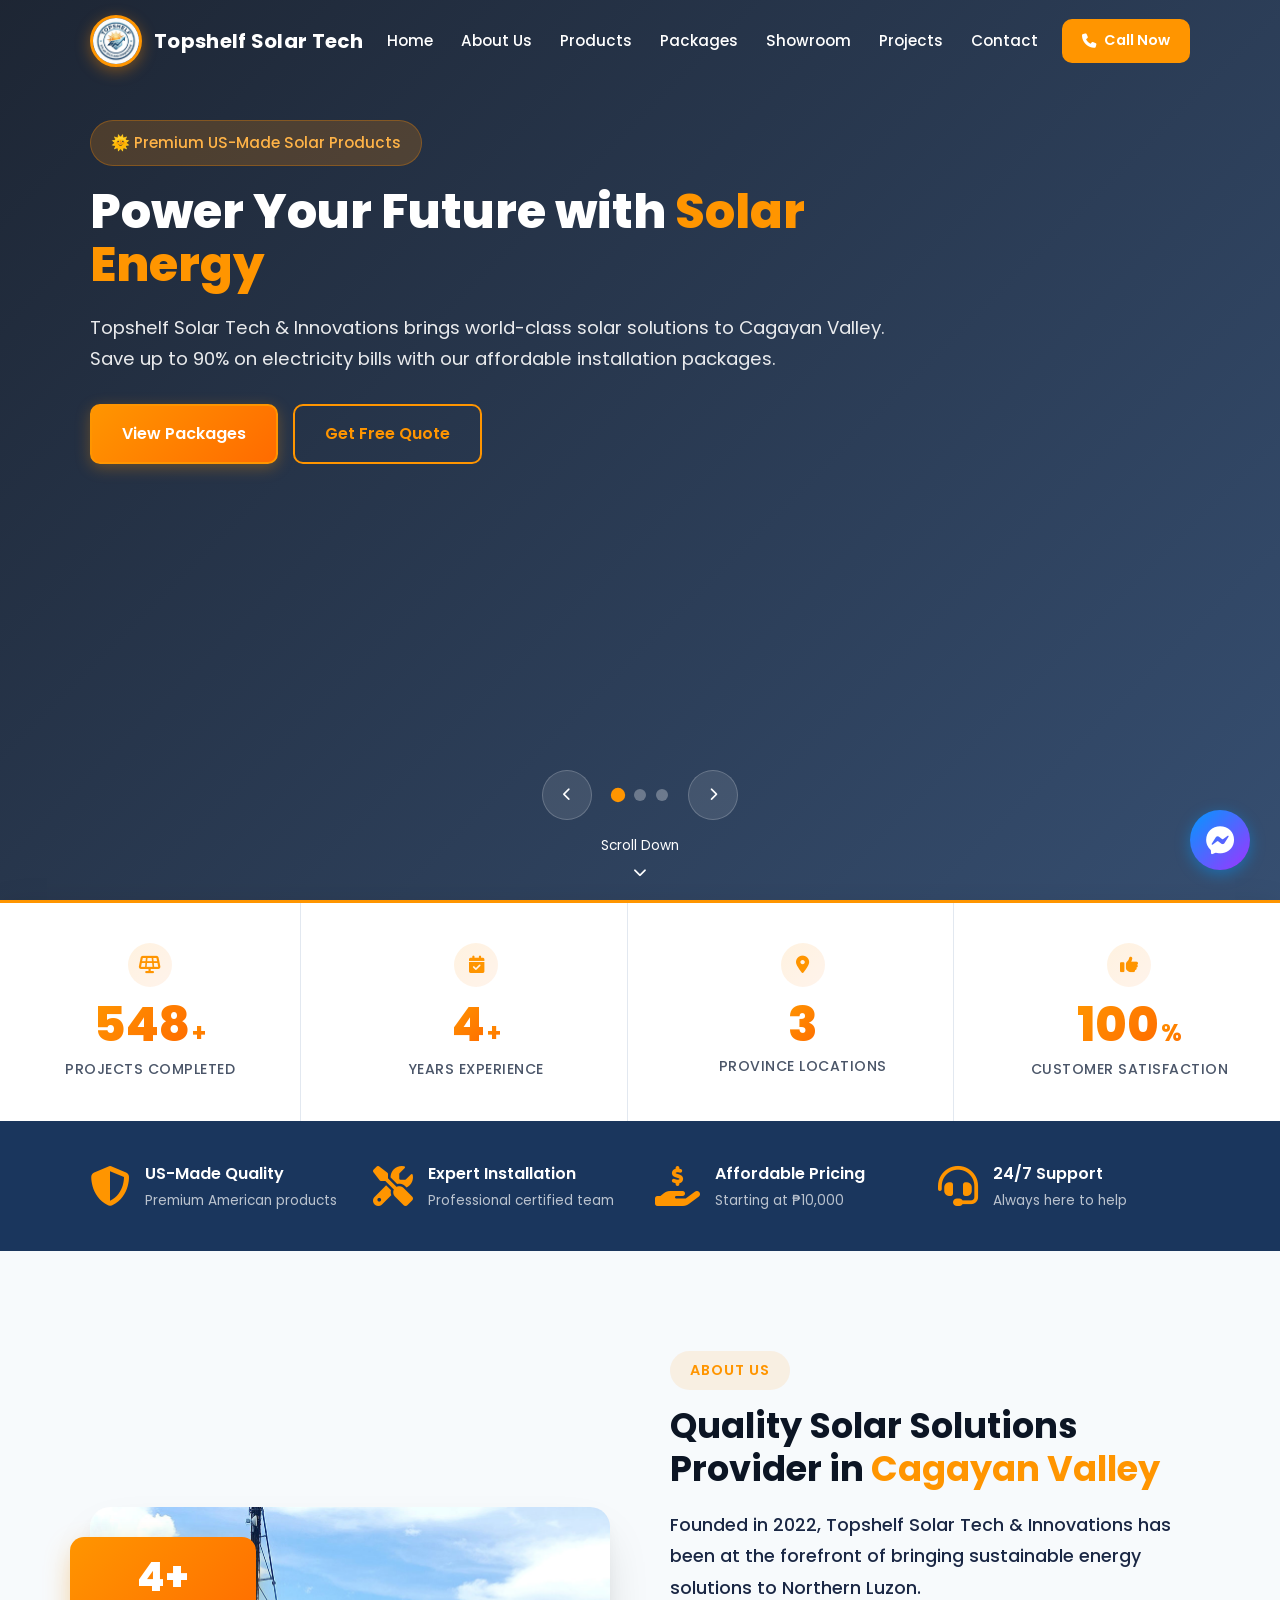
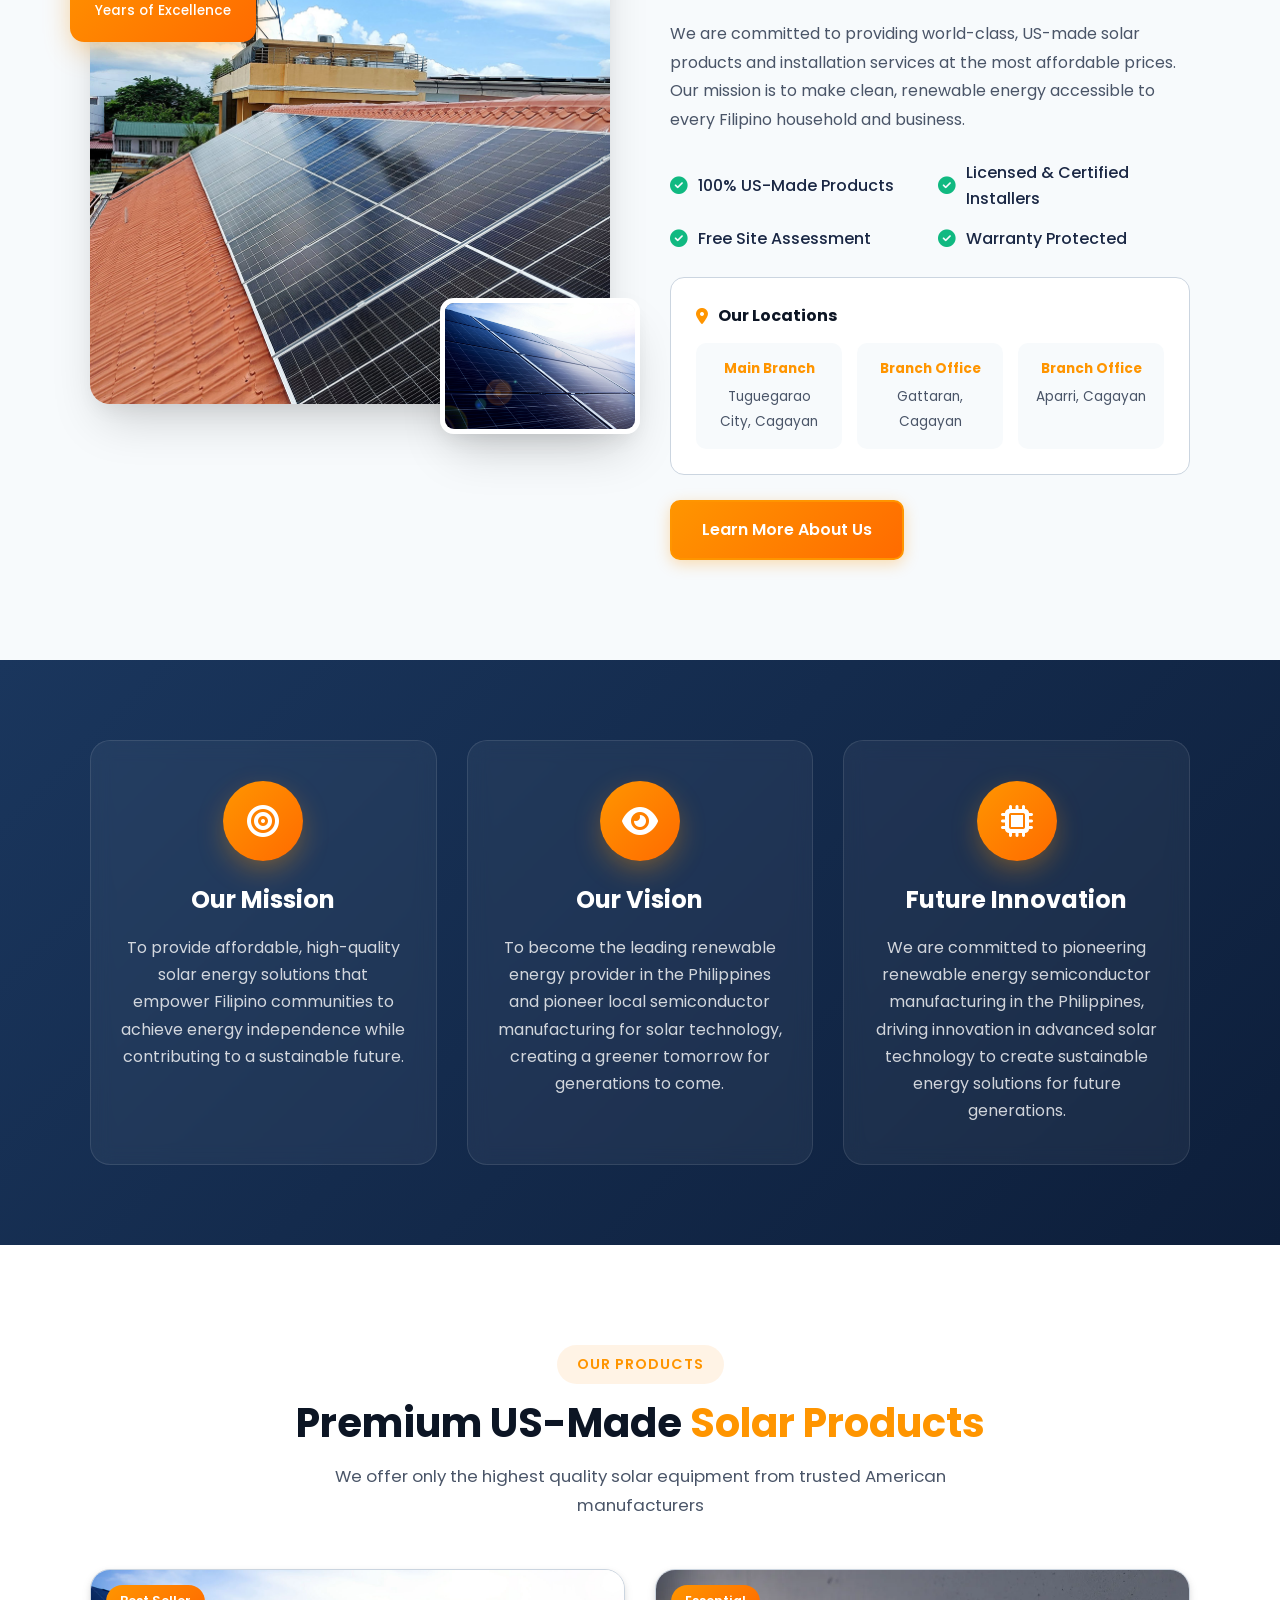
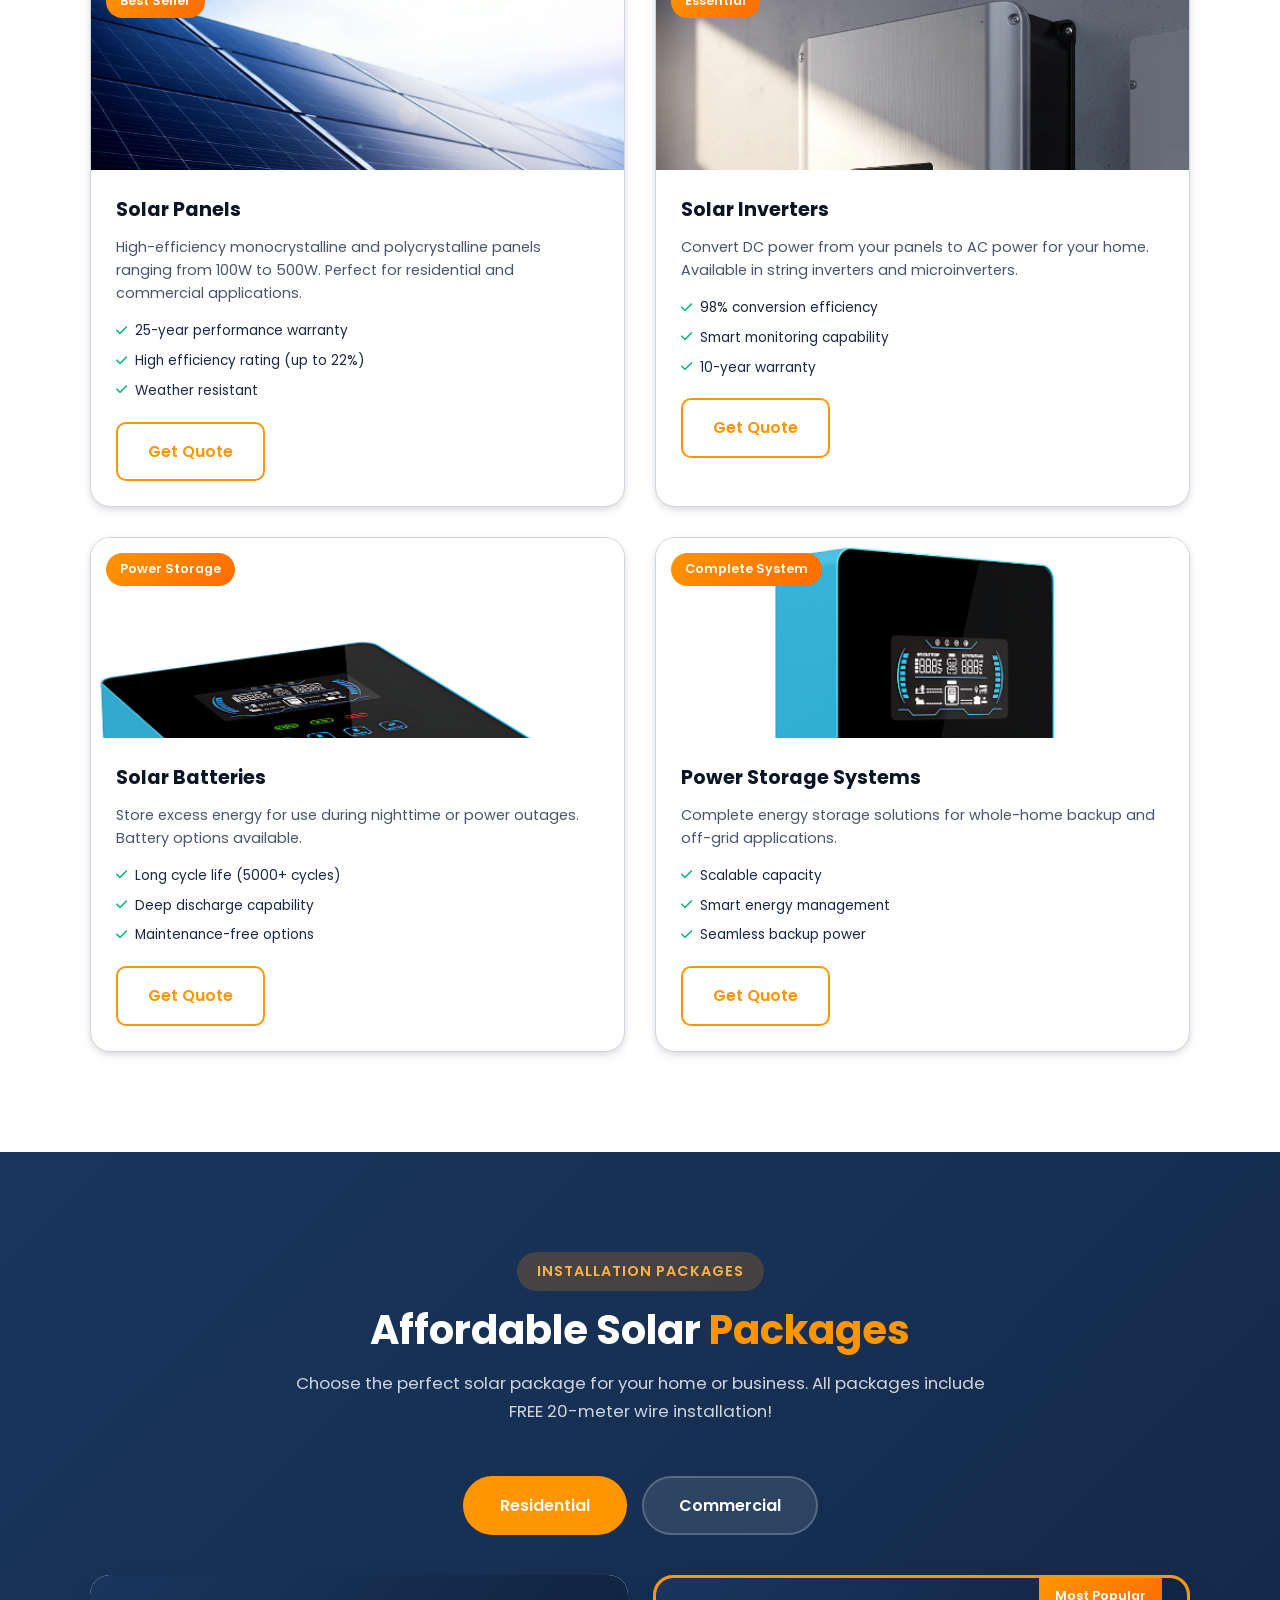
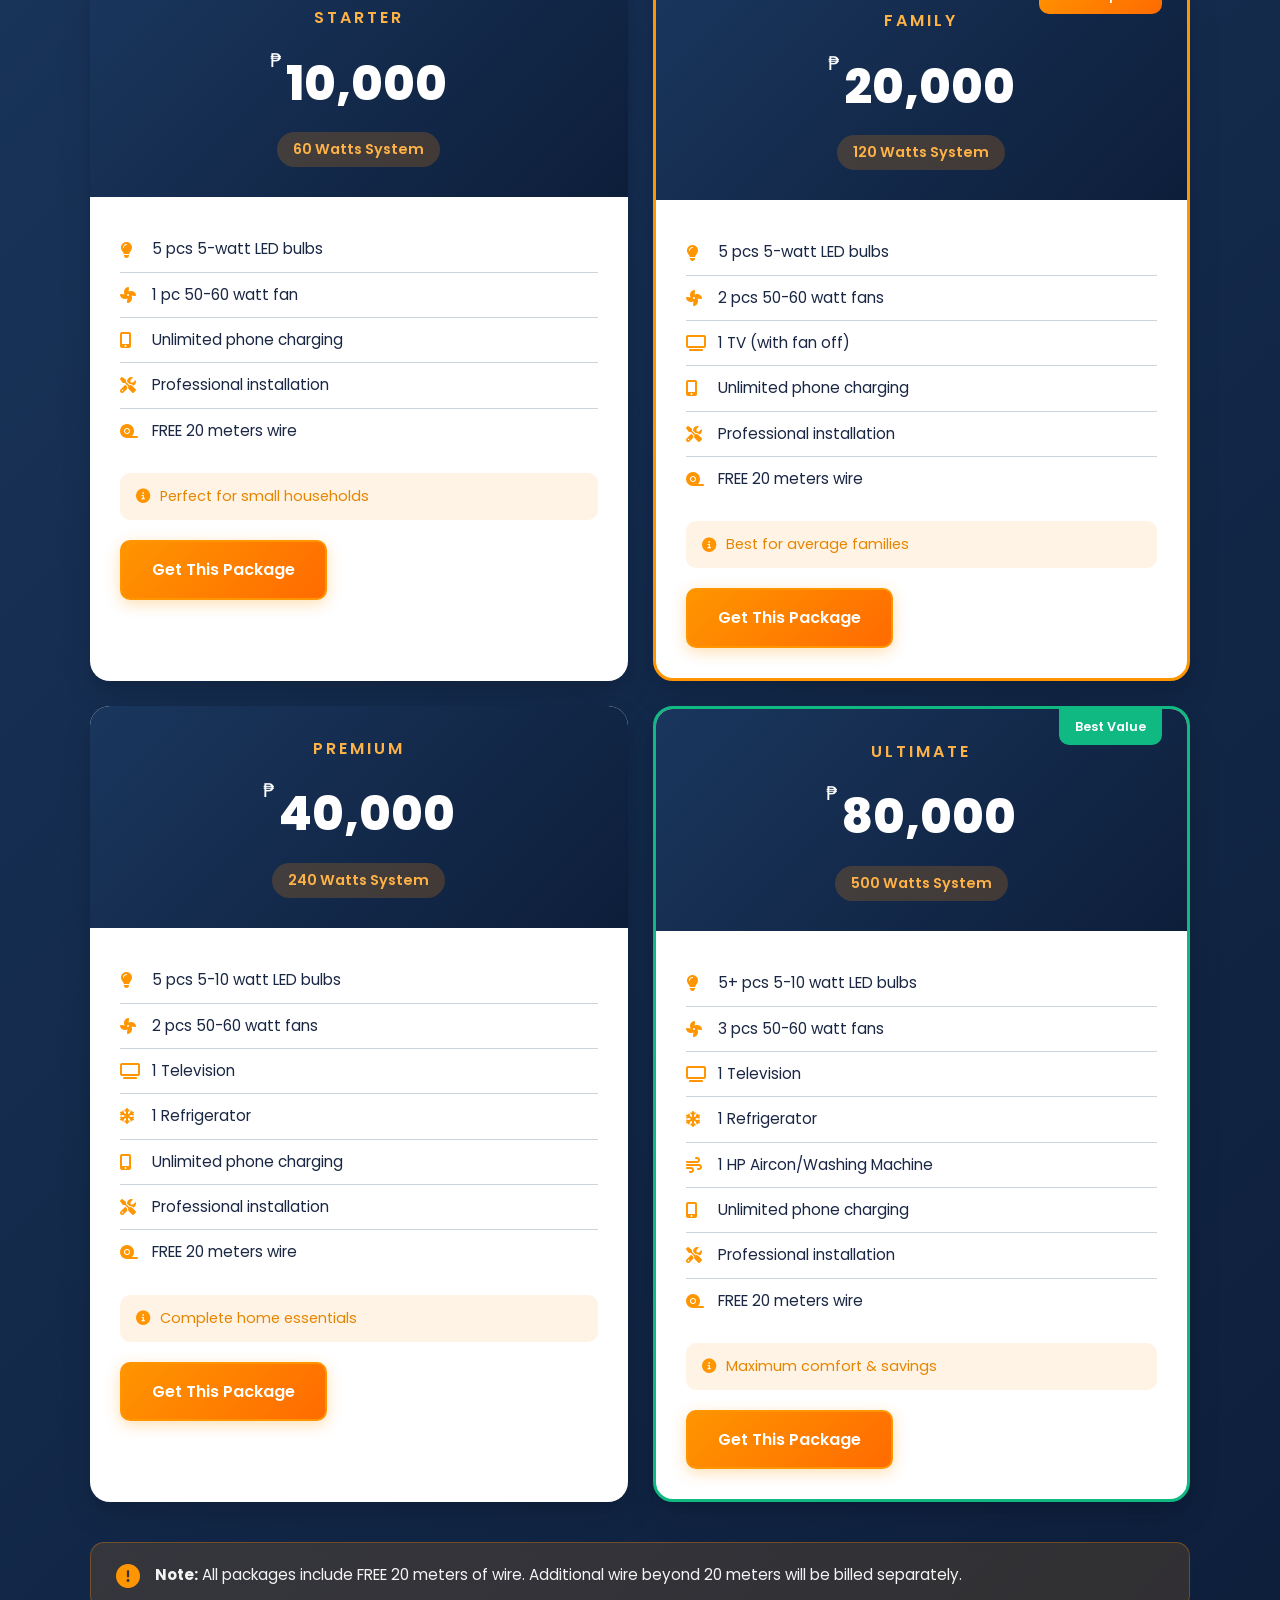
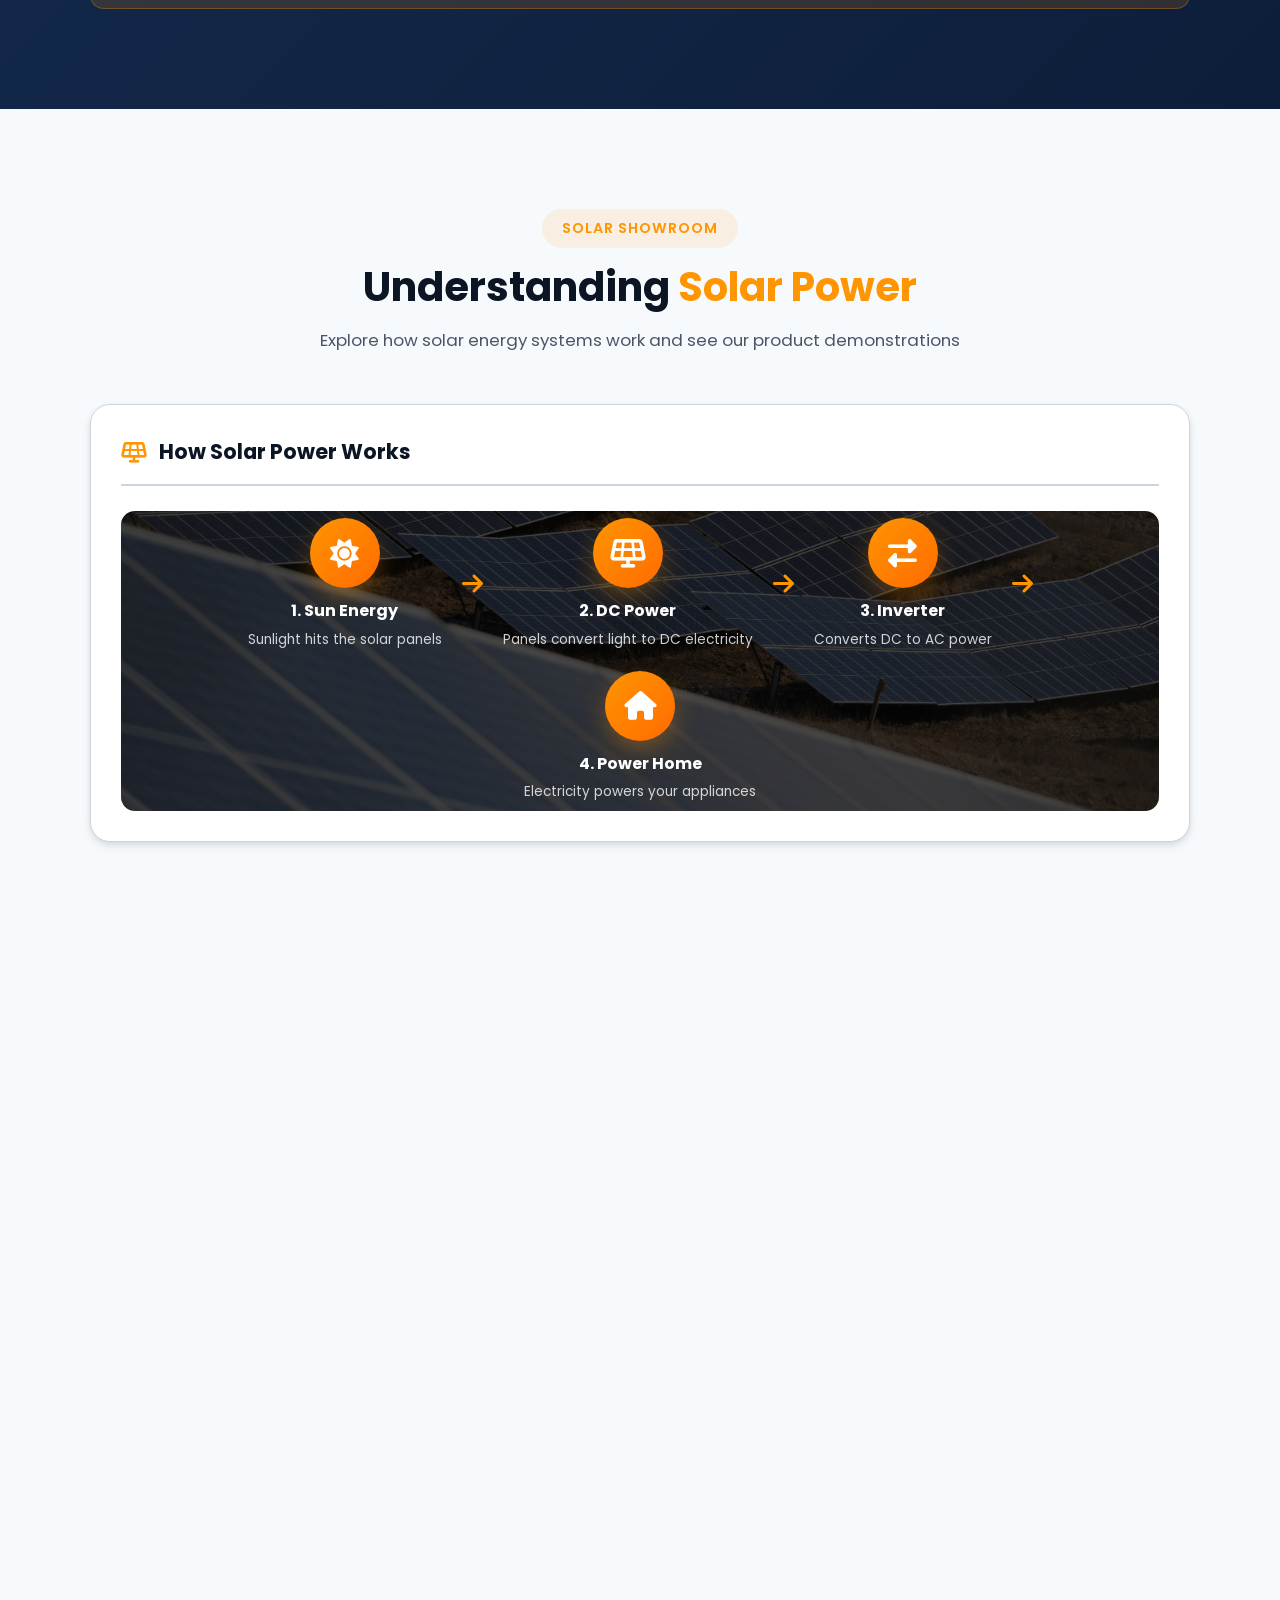
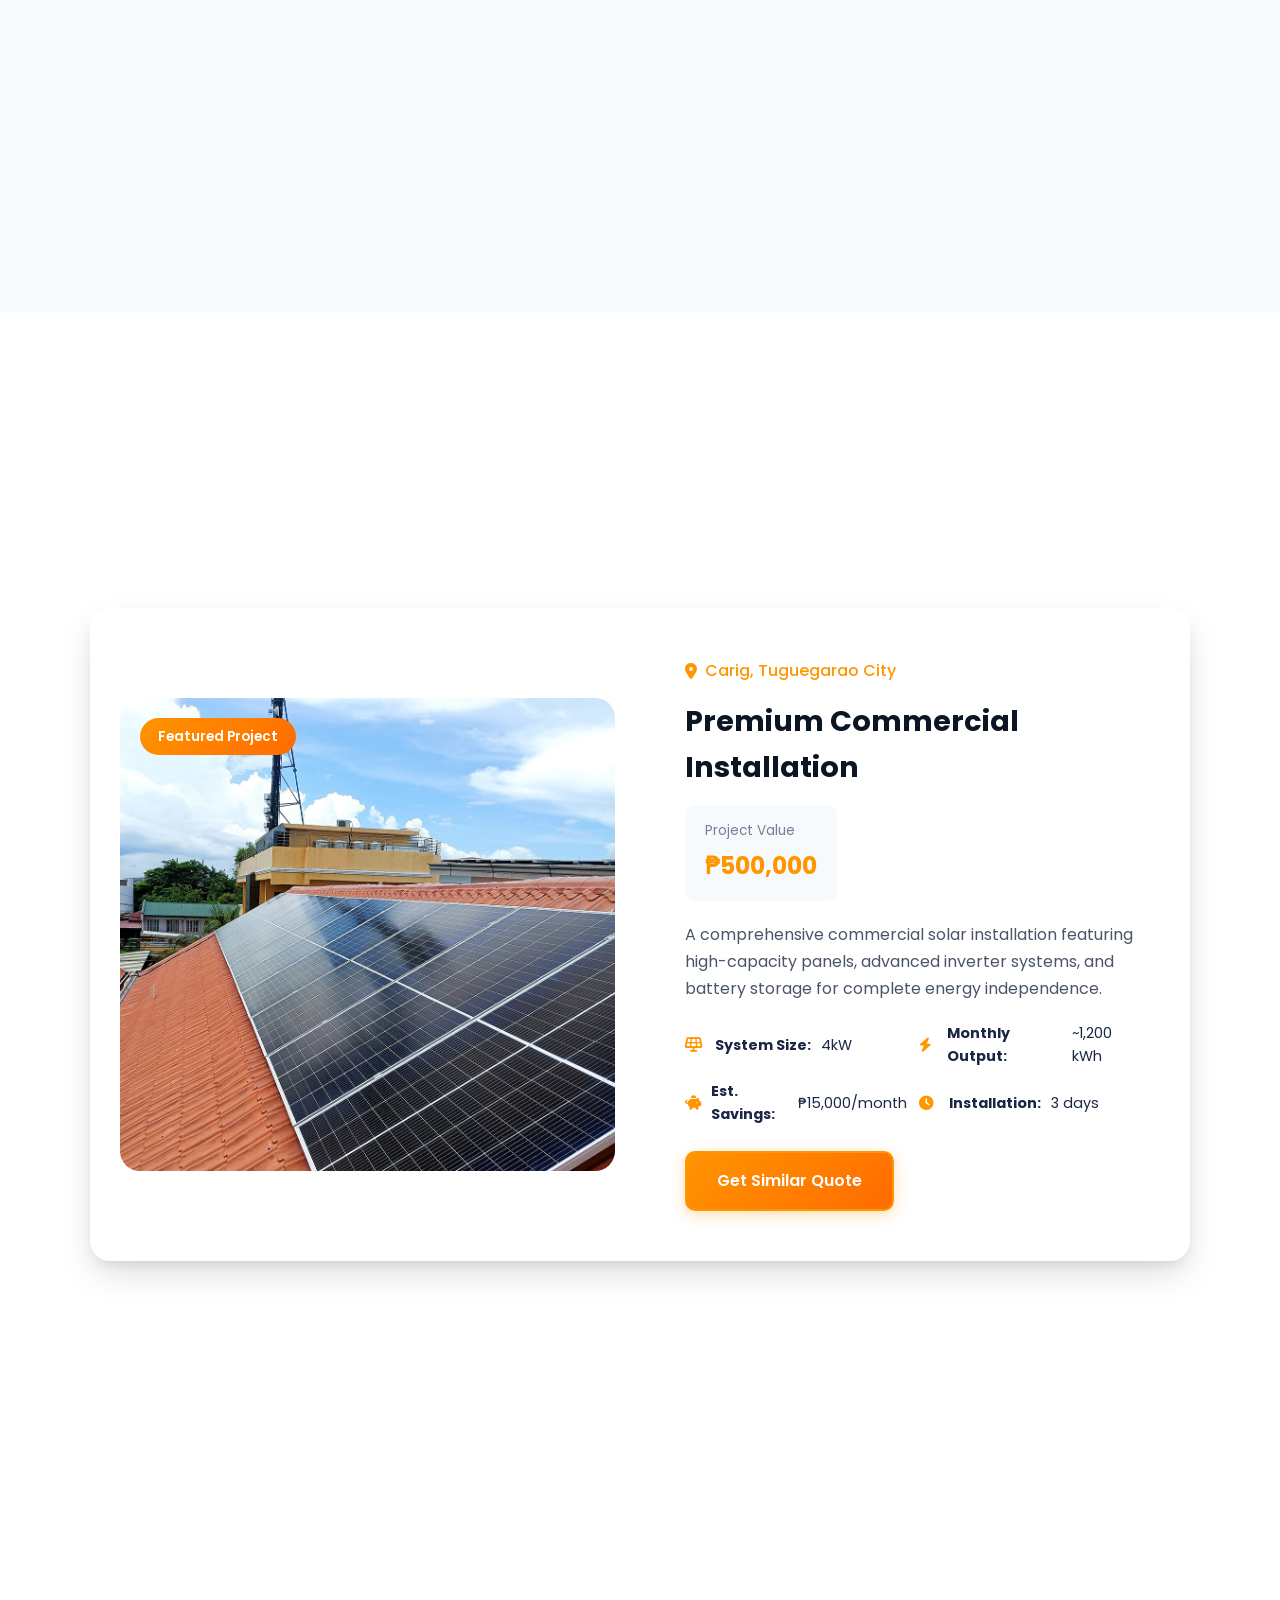
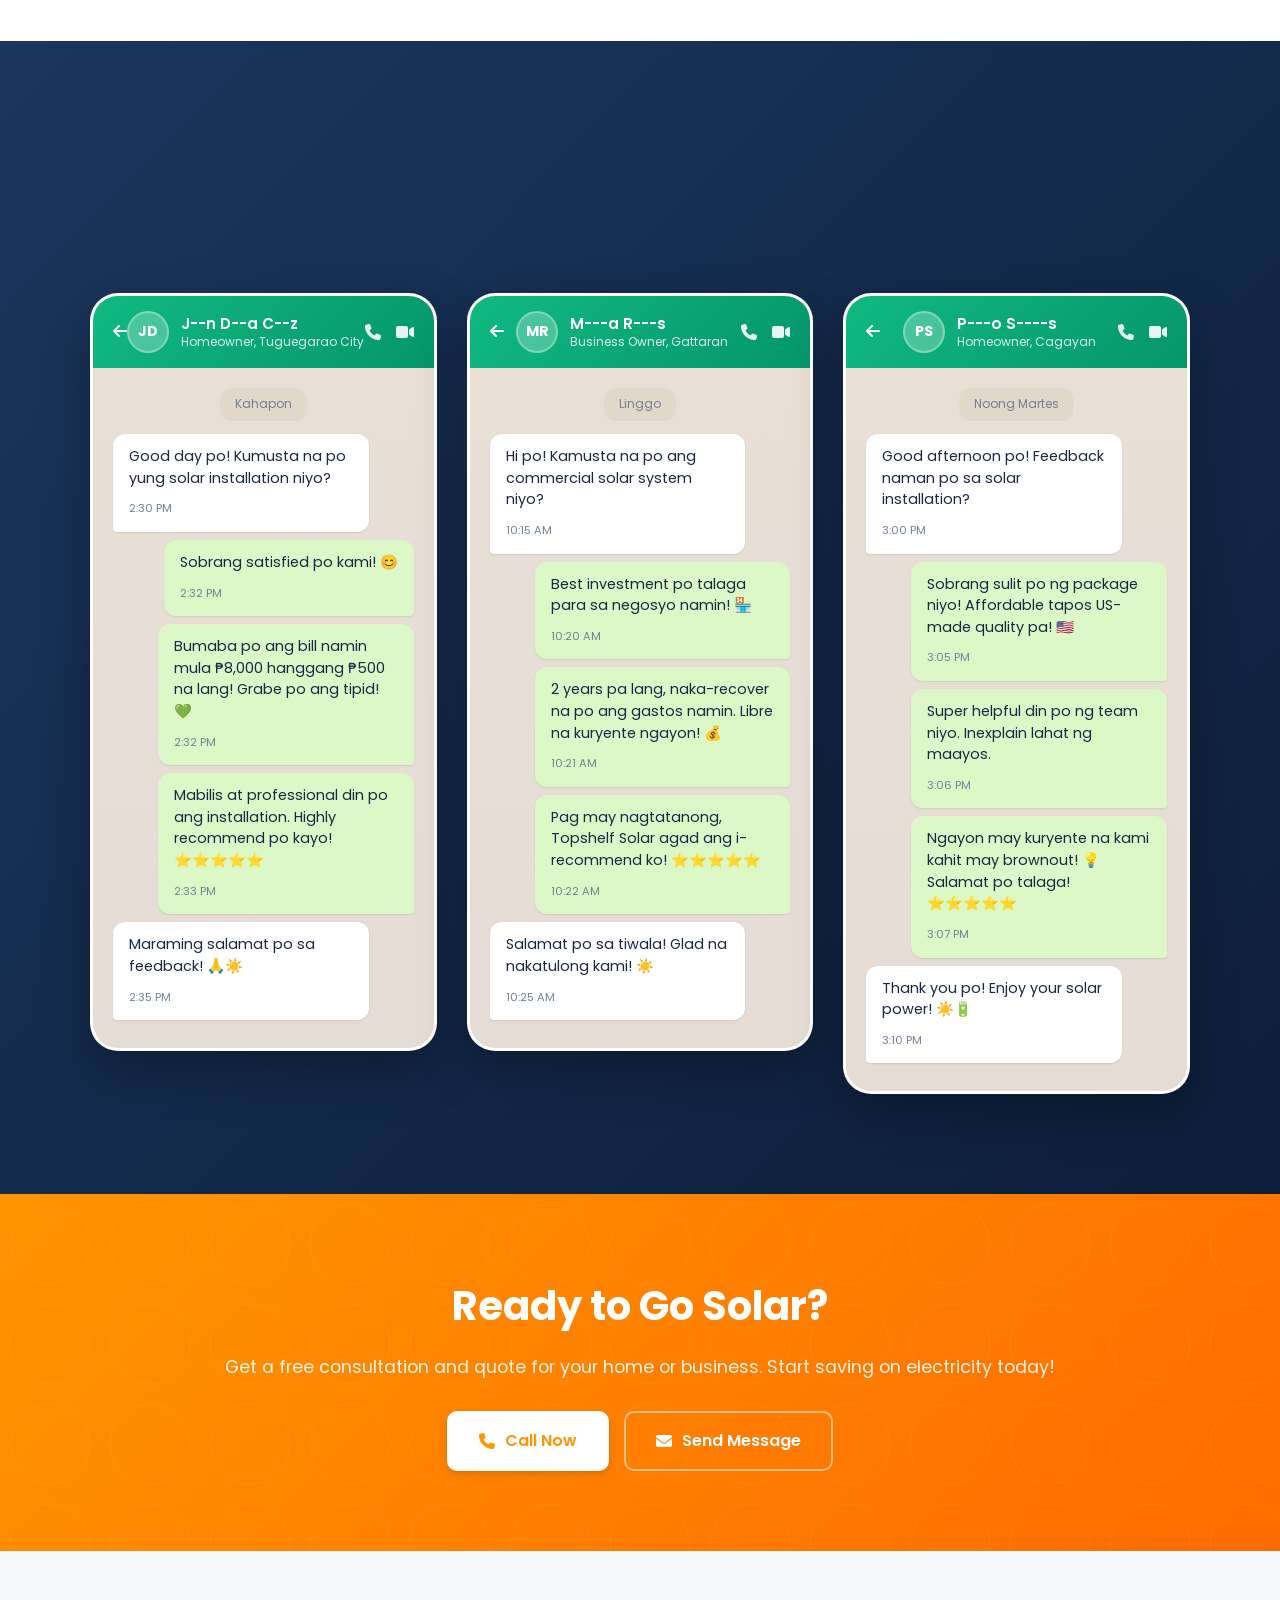
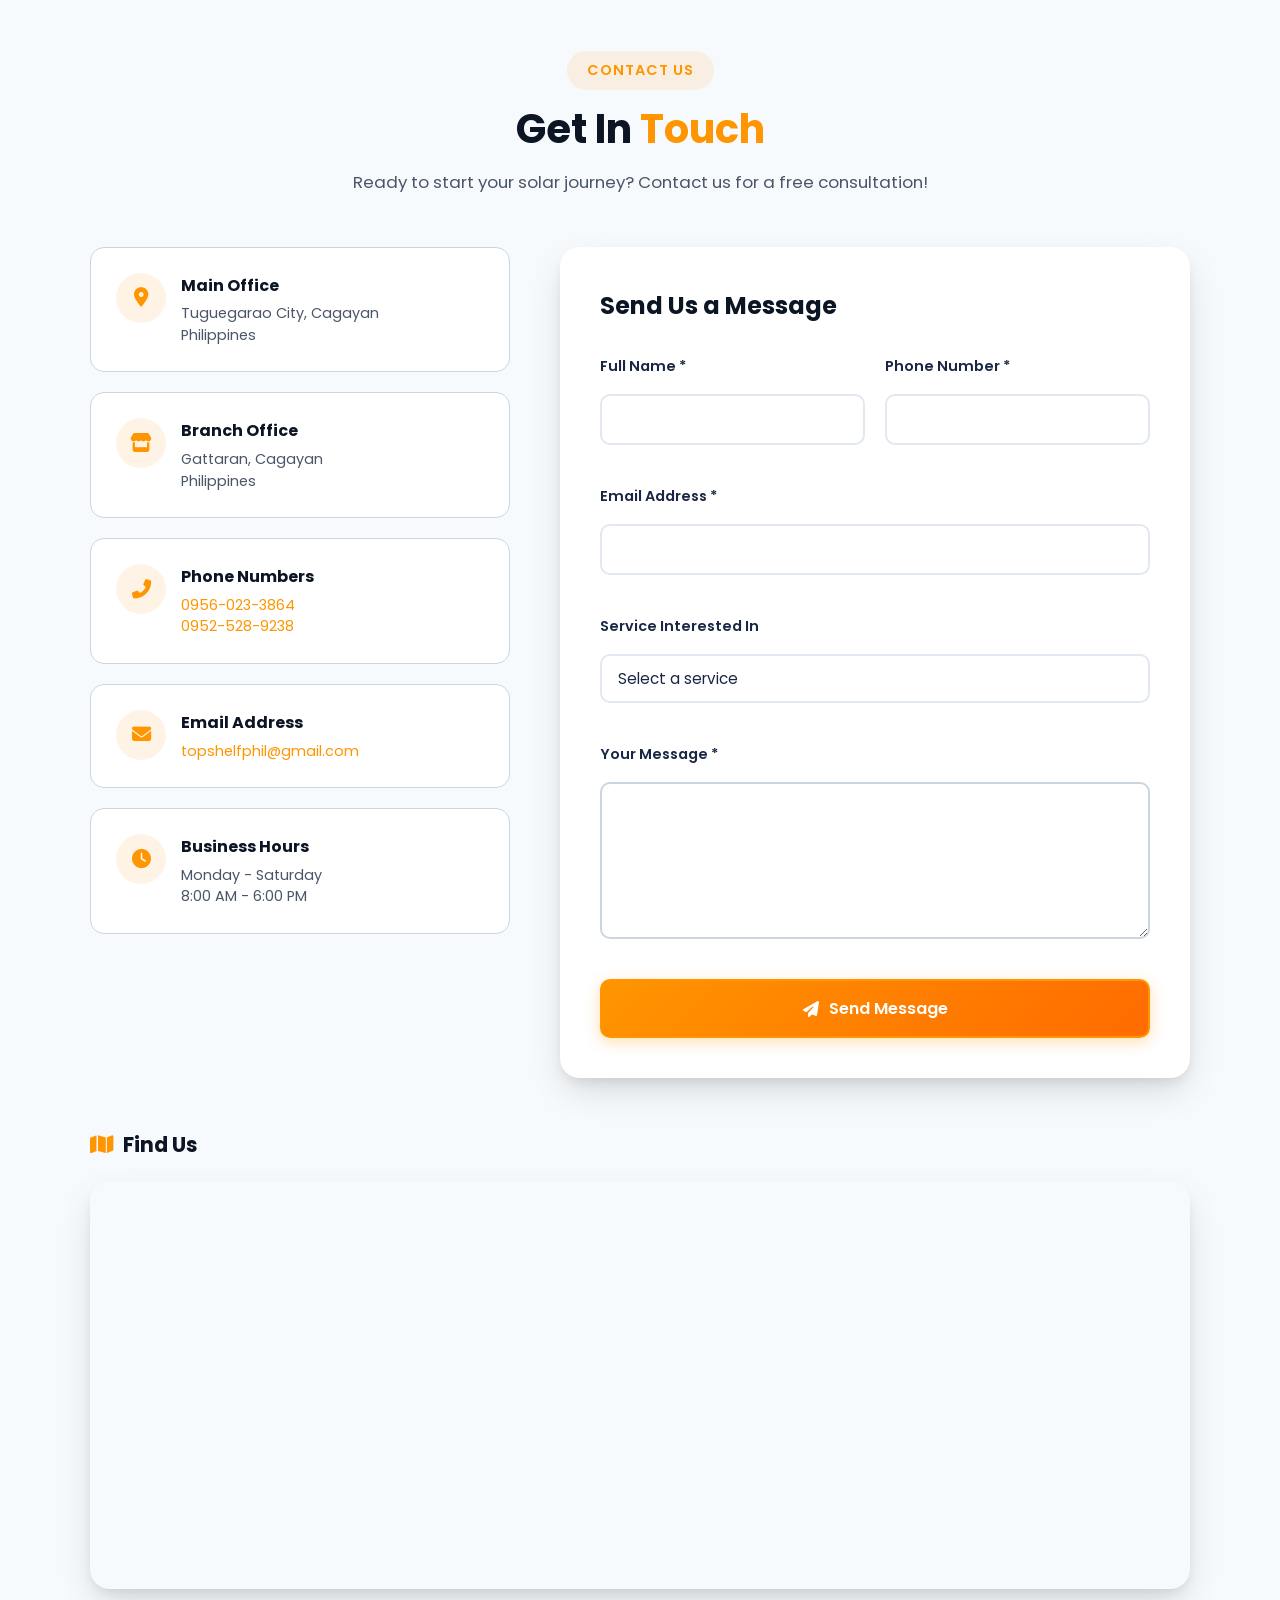
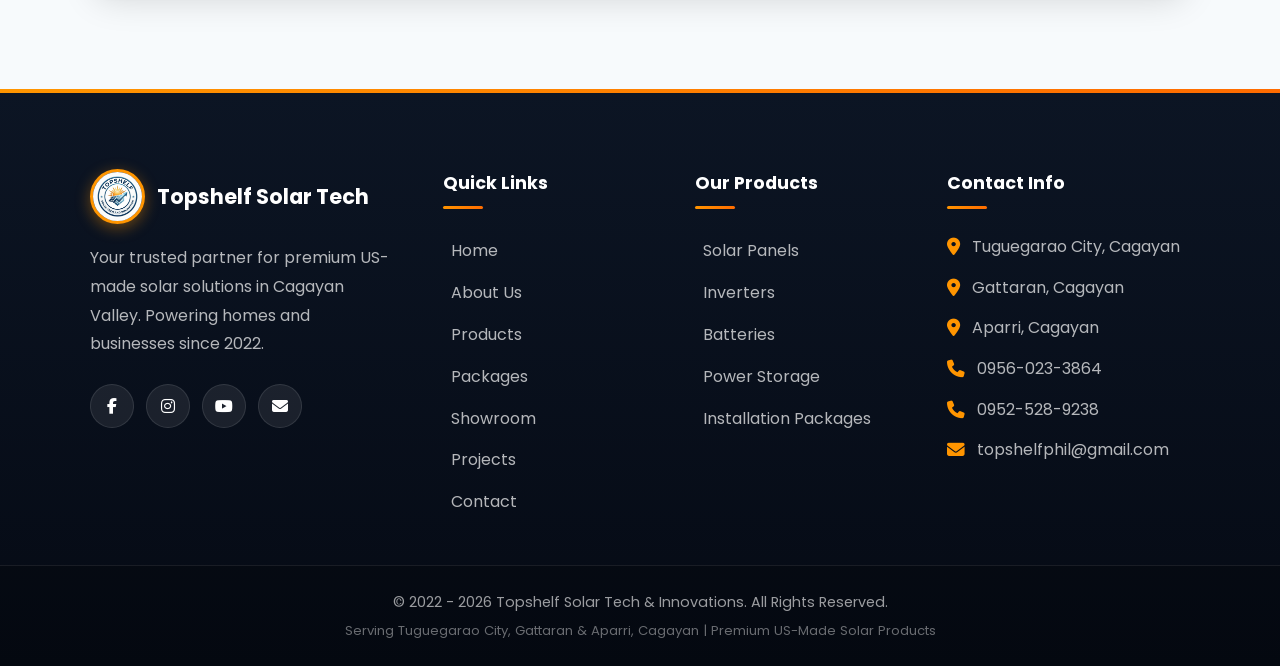
<file: index.html>
<!DOCTYPE html>
<html lang="en">
<head>
    <meta charset="UTF-8">
    <meta name="viewport" content="width=device-width, initial-scale=1.0">
    <meta name="description" content="Topshelf Solar Tech & Innovations - Quality solar power solutions provider in Tuguegarao City, Gattaran, and Aparri, Cagayan. Affordable solar panels, inverters, batteries, and installation packages.">
    <meta name="keywords" content="solar panels Philippines, solar installation Tuguegarao, solar power Cagayan, renewable energy, solar inverters, solar batteries">
    <title>Topshelf Solar Tech & Innovations | Solar Power Solutions Philippines</title>
    <link rel="icon" type="image/png" sizes="32x32" href="favicon-32.png">
    <link rel="icon" type="image/x-icon" href="favicon.ico">
    <link rel="apple-touch-icon" sizes="180x180" href="favicon-180.png">
    <link href="https://fonts.googleapis.com/css2?family=Poppins:wght@300;400;500;600;700;800&display=swap" rel="stylesheet">
    <link rel="stylesheet" href="https://cdnjs.cloudflare.com/ajax/libs/font-awesome/6.4.0/css/all.min.css">
    <link rel="stylesheet" href="css/style.css?v=20260428b">
    <link rel="stylesheet" href="css/responsive.css?v=20260428b">
</head>
<body>
    <!-- Preloader -->
    <div id="preloader">
        <div class="solar-loader">
            <div class="sun"></div>
            <div class="rays"></div>
        </div>
    </div>

    <!-- Header -->
    <header id="header">
        <nav class="navbar">
            <div class="container">
                <a href="./" class="logo">
                    <img src="topshelf.png" alt="Topshelf Solar Tech Logo" class="logo-round">
                    <span>Topshelf Solar Tech</span>
                </a>
                <div class="nav-menu" id="navMenu">
                    <ul class="nav-links">
                        <li><a href="./" class="active">Home</a></li>
                        <li><a href="about">About Us</a></li>
                        <li><a href="products">Products</a></li>
                        <li><a href="packages">Packages</a></li>
                        <li><a href="showroom">Showroom</a></li>
                        <li><a href="projects">Projects</a></li>
                        <li><a href="contact">Contact</a></li>
                    </ul>
                </div>
                <div class="nav-actions">
                    <a href="tel:09560233864" class="call-btn">
                        <i class="fas fa-phone"></i>
                        <span>Call Now</span>
                    </a>
                    <button class="menu-toggle" id="menuToggle" aria-label="Toggle navigation menu" title="Menu">
                        <span></span>
                        <span></span>
                        <span></span>
                    </button>
                </div>
            </div>
        </nav>
    </header>

    <!-- Hero Section -->
    <section id="home" class="hero">
        <div class="hero-slider">
            <div class="slide active hero-slide-1">
                <div class="slide-overlay"></div>
                <div class="container">
                    <div class="hero-content">
                        <span class="hero-badge">🌞 Premium US-Made Solar Products</span>
                        <h1>Power Your Future with <span class="highlight">Solar Energy</span></h1>
                        <p>Topshelf Solar Tech & Innovations brings world-class solar solutions to Cagayan Valley. Save up to 90% on electricity bills with our affordable installation packages.</p>
                        <div class="hero-buttons">
                            <a href="packages" class="btn btn-primary">View Packages</a>
                            <a href="contact" class="btn btn-outline">Get Free Quote</a>
                        </div>
                    </div>
                </div>
            </div>
            <div class="slide hero-slide-2">
                <div class="slide-overlay"></div>
                <div class="container">
                    <div class="hero-content">
                        <span class="hero-badge">⚡ Residential & Commercial Solutions</span>
                        <h1>Affordable Solar <span class="highlight">Installation Packages</span></h1>
                        <p>Starting at just ₱10,000! Get reliable solar power for your home or business with free 20-meter wire installation.</p>
                        <div class="hero-buttons">
                            <a href="packages" class="btn btn-primary">See Pricing</a>
                            <a href="tel:09560233864" class="btn btn-outline">Call Us Now</a>
                        </div>
                    </div>
                </div>
            </div>
            <div class="slide hero-slide-3">
                <div class="slide-overlay"></div>
                <div class="container">
                    <div class="hero-content">
                        <span class="hero-badge">🔋 Complete Power Solutions</span>
                        <h1>Energy Independence <span class="highlight">Starts Here</span></h1>
                        <p>From panels to batteries to inverters - we provide complete solar solutions. Serving Tuguegarao City, Gattaran, and Aparri, Cagayan.</p>
                        <div class="hero-buttons">
                            <a href="products" class="btn btn-primary">Our Products</a>
                            <a href="showroom" class="btn btn-outline">Visit Showroom</a>
                        </div>
                    </div>
                </div>
            </div>
        </div>
        <div class="slider-controls">
            <button class="slider-btn prev" aria-label="Previous slide" title="Previous"><i class="fas fa-chevron-left"></i></button>
            <div class="slider-dots"></div>
            <button class="slider-btn next" aria-label="Next slide" title="Next"><i class="fas fa-chevron-right"></i></button>
        </div>
        <div class="scroll-indicator">
            <a href="about">
                <span>Scroll Down</span>
                <i class="fas fa-chevron-down"></i>
            </a>
        </div>
    </section>

    <!-- Stats Bar -->
    <section class="stats-bar">
        <div class="stats-grid">
            <div class="stat">
                <div class="stat-icon-sm"><i class="fas fa-solar-panel"></i></div>
                <div class="stat-value"><span class="stat-number" data-count="548">548</span><span class="stat-suffix">+</span></div>
                <span class="stat-label">Projects Completed</span>
            </div>
            <div class="stat">
                <div class="stat-icon-sm"><i class="fas fa-calendar-check"></i></div>
                <div class="stat-value"><span class="stat-number" data-count="4">4</span><span class="stat-suffix">+</span></div>
                <span class="stat-label">Years Experience</span>
            </div>
            <div class="stat">
                <div class="stat-icon-sm"><i class="fas fa-map-marker-alt"></i></div>
                <div class="stat-value"><span class="stat-number" data-count="3">3</span></div>
                <span class="stat-label">Province Locations</span>
            </div>
            <div class="stat">
                <div class="stat-icon-sm"><i class="fas fa-thumbs-up"></i></div>
                <div class="stat-value"><span class="stat-number" data-count="100">100</span><span class="stat-suffix">%</span></div>
                <span class="stat-label">Customer Satisfaction</span>
            </div>
        </div>
    </section>

    <!-- Features Bar -->
    <section class="features-bar">
        <div class="container">
            <div class="features-grid">
                <div class="feature-item">
                    <i class="fas fa-shield-alt"></i>
                    <div>
                        <h4>US-Made Quality</h4>
                        <p>Premium American products</p>
                    </div>
                </div>
                <div class="feature-item">
                    <i class="fas fa-tools"></i>
                    <div>
                        <h4>Expert Installation</h4>
                        <p>Professional certified team</p>
                    </div>
                </div>
                <div class="feature-item">
                    <i class="fas fa-hand-holding-usd"></i>
                    <div>
                        <h4>Affordable Pricing</h4>
                        <p>Starting at ₱10,000</p>
                    </div>
                </div>
                <div class="feature-item">
                    <i class="fas fa-headset"></i>
                    <div>
                        <h4>24/7 Support</h4>
                        <p>Always here to help</p>
                    </div>
                </div>
            </div>
        </div>
    </section>

    <!-- About Section -->
    <section id="about" class="about-section">
        <div class="container">
            <div class="about-grid">
                <div class="about-images">
                    <div class="image-main">
                        <img src="7.jpg" alt="Solar Installation Team">
                    </div>
                    <div class="image-secondary">
                        <img src="1.jpg" alt="Solar Panels">
                    </div>
                    <div class="experience-badge">
                        <span class="years">4+</span>
                        <span class="text">Years of Excellence</span>
                    </div>
                </div>
                <div class="about-content">
                    <span class="section-tag">About Us</span>
                    <h2>Quality Solar Solutions Provider in <span class="highlight">Cagayan Valley</span></h2>
                    <p class="lead">Founded in 2022, Topshelf Solar Tech & Innovations has been at the forefront of bringing sustainable energy solutions to Northern Luzon.</p>
                    <p>We are committed to providing world-class, US-made solar products and installation services at the most affordable prices. Our mission is to make clean, renewable energy accessible to every Filipino household and business.</p>
                    
                    <div class="about-features">
                        <div class="about-feature">
                            <i class="fas fa-check-circle"></i>
                            <span>100% US-Made Products</span>
                        </div>
                        <div class="about-feature">
                            <i class="fas fa-check-circle"></i>
                            <span>Licensed & Certified Installers</span>
                        </div>
                        <div class="about-feature">
                            <i class="fas fa-check-circle"></i>
                            <span>Free Site Assessment</span>
                        </div>
                        <div class="about-feature">
                            <i class="fas fa-check-circle"></i>
                            <span>Warranty Protected</span>
                        </div>
                    </div>

                    <div class="locations">
                        <h4><i class="fas fa-map-marker-alt"></i> Our Locations</h4>
                        <div class="location-cards">
                            <div class="location-card">
                                <strong>Main Branch</strong>
                                <p>Tuguegarao City, Cagayan</p>
                            </div>
                            <div class="location-card">
                                <strong>Branch Office</strong>
                                <p>Gattaran, Cagayan</p>
                            </div>
                            <div class="location-card">
                                <strong>Branch Office</strong>
                                <p>Aparri, Cagayan</p>
                            </div>
                        </div>
                    </div>

                    <a href="about" class="btn btn-primary">Learn More About Us</a>
                </div>
            </div>
        </div>
    </section>

    <!-- Mission & Vision -->
    <section class="mission-vision">
        <div class="container">
            <div class="mv-grid">
                <div class="mv-card mission">
                    <div class="mv-icon">
                        <i class="fas fa-bullseye"></i>
                    </div>
                    <h3>Our Mission</h3>
                    <p>To provide affordable, high-quality solar energy solutions that empower Filipino communities to achieve energy independence while contributing to a sustainable future.</p>
                </div>
                <div class="mv-card vision">
                    <div class="mv-icon">
                        <i class="fas fa-eye"></i>
                    </div>
                    <h3>Our Vision</h3>
                    <p>To become the leading renewable energy provider in the Philippines and pioneer local semiconductor manufacturing for solar technology, creating a greener tomorrow for generations to come.</p>
                </div>
                <div class="mv-card future">
                    <div class="mv-icon">
                        <i class="fas fa-microchip"></i>
                    </div>
                    <h3>Future Innovation</h3>
                    <p>We are committed to pioneering renewable energy semiconductor manufacturing in the Philippines, driving innovation in advanced solar technology to create sustainable energy solutions for future generations.</p>
                </div>
            </div>
        </div>
    </section>

    <!-- Products Section -->
    <section id="products" class="products-section">
        <div class="container">
            <div class="section-header">
                <span class="section-tag">Our Products</span>
                <h2>Premium US-Made <span class="highlight">Solar Products</span></h2>
                <p>We offer only the highest quality solar equipment from trusted American manufacturers</p>
            </div>
            
            <div class="products-grid">
                <div class="product-card">
                    <div class="product-image">
                        <img src="1.jpg" alt="Solar Panels">
                        <div class="product-badge">Best Seller</div>
                    </div>
                    <div class="product-content">
                        <h3>Solar Panels</h3>
                        <p>High-efficiency monocrystalline and polycrystalline panels ranging from 100W to 500W. Perfect for residential and commercial applications.</p>
                        <ul class="product-features">
                            <li><i class="fas fa-check"></i> 25-year performance warranty</li>
                            <li><i class="fas fa-check"></i> High efficiency rating (up to 22%)</li>
                            <li><i class="fas fa-check"></i> Weather resistant</li>
                        </ul>
                        <a href="contact" class="btn btn-outline">Get Quote</a>
                    </div>
                </div>

                <div class="product-card">
                    <div class="product-image">
                        <img src="6.png" alt="Solar Inverters">
                        <div class="product-badge">Essential</div>
                    </div>
                    <div class="product-content">
                        <h3>Solar Inverters</h3>
                        <p>Convert DC power from your panels to AC power for your home. Available in string inverters and microinverters.</p>
                        <ul class="product-features">
                            <li><i class="fas fa-check"></i> 98% conversion efficiency</li>
                            <li><i class="fas fa-check"></i> Smart monitoring capability</li>
                            <li><i class="fas fa-check"></i> 10-year warranty</li>
                        </ul>
                        <a href="contact" class="btn btn-outline">Get Quote</a>
                    </div>
                </div>

                <div class="product-card">
                    <div class="product-image">
                        <img src="10.png" alt="Solar Batteries">
                        <div class="product-badge">Power Storage</div>
                    </div>
                    <div class="product-content">
                        <h3>Solar Batteries</h3>
                        <p>Store excess energy for use during nighttime or power outages. Battery options available.</p>
                        <ul class="product-features">
                            <li><i class="fas fa-check"></i> Long cycle life (5000+ cycles)</li>
                            <li><i class="fas fa-check"></i> Deep discharge capability</li>
                            <li><i class="fas fa-check"></i> Maintenance-free options</li>
                        </ul>
                        <a href="contact" class="btn btn-outline">Get Quote</a>
                    </div>
                </div>

                <div class="product-card">
                    <div class="product-image">
                        <img src="11.png" alt="Power Storage Systems">
                        <div class="product-badge">Complete System</div>
                    </div>
                    <div class="product-content">
                        <h3>Power Storage Systems</h3>
                        <p>Complete energy storage solutions for whole-home backup and off-grid applications.</p>
                        <ul class="product-features">
                            <li><i class="fas fa-check"></i> Scalable capacity</li>
                            <li><i class="fas fa-check"></i> Smart energy management</li>
                            <li><i class="fas fa-check"></i> Seamless backup power</li>
                        </ul>
                        <a href="contact" class="btn btn-outline">Get Quote</a>
                    </div>
                </div>
            </div>
        </div>
    </section>

    <!-- Packages Section -->
    <section id="packages" class="packages-section">
        <div class="container">
            <div class="section-header light">
                <span class="section-tag">Installation Packages</span>
                <h2>Affordable Solar <span class="highlight">Packages</span></h2>
                <p>Choose the perfect solar package for your home or business. All packages include FREE 20-meter wire installation!</p>
            </div>

            <div class="package-tabs">
                <button class="tab-btn active" data-tab="residential">Residential</button>
                <button class="tab-btn" data-tab="commercial">Commercial</button>
            </div>

            <div class="tab-content active" id="residential">
                <div class="packages-grid">
                    <div class="package-card">
                        <div class="package-header">
                            <span class="package-name">Starter</span>
                            <div class="package-price">
                                <span class="currency">₱</span>
                                <span class="amount">10,000</span>
                            </div>
                            <span class="package-watts">60 Watts System</span>
                        </div>
                        <div class="package-body">
                            <ul class="package-features">
                                <li><i class="fas fa-lightbulb"></i> 5 pcs 5-watt LED bulbs</li>
                                <li><i class="fas fa-fan"></i> 1 pc 50-60 watt fan</li>
                                <li><i class="fas fa-mobile-alt"></i> Unlimited phone charging</li>
                                <li><i class="fas fa-tools"></i> Professional installation</li>
                                <li><i class="fas fa-tape"></i> FREE 20 meters wire</li>
                            </ul>
                            <div class="package-note">
                                <i class="fas fa-info-circle"></i>
                                <span>Perfect for small households</span>
                            </div>
                            <a href="sms:09560233864?body=I'm%20interested%20with%20your%20Solar%20Product" class="btn btn-primary">Get This Package</a>
                        </div>
                    </div>

                    <div class="package-card featured">
                        <div class="featured-badge">Most Popular</div>
                        <div class="package-header">
                            <span class="package-name">Family</span>
                            <div class="package-price">
                                <span class="currency">₱</span>
                                <span class="amount">20,000</span>
                            </div>
                            <span class="package-watts">120 Watts System</span>
                        </div>
                        <div class="package-body">
                            <ul class="package-features">
                                <li><i class="fas fa-lightbulb"></i> 5 pcs 5-watt LED bulbs</li>
                                <li><i class="fas fa-fan"></i> 2 pcs 50-60 watt fans</li>
                                <li><i class="fas fa-tv"></i> 1 TV (with fan off)</li>
                                <li><i class="fas fa-mobile-alt"></i> Unlimited phone charging</li>
                                <li><i class="fas fa-tools"></i> Professional installation</li>
                                <li><i class="fas fa-tape"></i> FREE 20 meters wire</li>
                            </ul>
                            <div class="package-note">
                                <i class="fas fa-info-circle"></i>
                                <span>Best for average families</span>
                            </div>
                            <a href="sms:09560233864?body=I'm%20interested%20with%20your%20Solar%20Product" class="btn btn-primary">Get This Package</a>
                        </div>
                    </div>

                    <div class="package-card">
                        <div class="package-header">
                            <span class="package-name">Premium</span>
                            <div class="package-price">
                                <span class="currency">₱</span>
                                <span class="amount">40,000</span>
                            </div>
                            <span class="package-watts">240 Watts System</span>
                        </div>
                        <div class="package-body">
                            <ul class="package-features">
                                <li><i class="fas fa-lightbulb"></i> 5 pcs 5-10 watt LED bulbs</li>
                                <li><i class="fas fa-fan"></i> 2 pcs 50-60 watt fans</li>
                                <li><i class="fas fa-tv"></i> 1 Television</li>
                                <li><i class="fas fa-snowflake"></i> 1 Refrigerator</li>
                                <li><i class="fas fa-mobile-alt"></i> Unlimited phone charging</li>
                                <li><i class="fas fa-tools"></i> Professional installation</li>
                                <li><i class="fas fa-tape"></i> FREE 20 meters wire</li>
                            </ul>
                            <div class="package-note">
                                <i class="fas fa-info-circle"></i>
                                <span>Complete home essentials</span>
                            </div>
                            <a href="sms:09560233864?body=I'm%20interested%20with%20your%20Solar%20Product" class="btn btn-primary">Get This Package</a>
                        </div>
                    </div>

                    <div class="package-card premium">
                        <div class="featured-badge">Best Value</div>
                        <div class="package-header">
                            <span class="package-name">Ultimate</span>
                            <div class="package-price">
                                <span class="currency">₱</span>
                                <span class="amount">80,000</span>
                            </div>
                            <span class="package-watts">500 Watts System</span>
                        </div>
                        <div class="package-body">
                            <ul class="package-features">
                                <li><i class="fas fa-lightbulb"></i> 5+ pcs 5-10 watt LED bulbs</li>
                                <li><i class="fas fa-fan"></i> 3 pcs 50-60 watt fans</li>
                                <li><i class="fas fa-tv"></i> 1 Television</li>
                                <li><i class="fas fa-snowflake"></i> 1 Refrigerator</li>
                                <li><i class="fas fa-wind"></i> 1 HP Aircon/Washing Machine</li>
                                <li><i class="fas fa-mobile-alt"></i> Unlimited phone charging</li>
                                <li><i class="fas fa-tools"></i> Professional installation</li>
                                <li><i class="fas fa-tape"></i> FREE 20 meters wire</li>
                            </ul>
                            <div class="package-note">
                                <i class="fas fa-info-circle"></i>
                                <span>Maximum comfort & savings</span>
                            </div>
                            <a href="sms:09560233864?body=I'm%20interested%20with%20your%20Solar%20Product" class="btn btn-primary">Get This Package</a>
                        </div>
                    </div>
                </div>

                <div class="wire-notice">
                    <i class="fas fa-exclamation-circle"></i>
                    <p><strong>Note:</strong> All packages include FREE 20 meters of wire. Additional wire beyond 20 meters will be billed separately.</p>
                </div>
            </div>

            <div class="tab-content" id="commercial">
                <div class="commercial-content">
                    <div class="commercial-card">
                        <div class="commercial-icon">
                            <i class="fas fa-building"></i>
                        </div>
                        <h3>Commercial & Industrial Solutions</h3>
                        <p>For businesses requiring larger power systems, we offer customized commercial solar installations tailored to your specific energy needs.</p>
                        <ul class="commercial-features">
                            <li><i class="fas fa-check"></i> Custom system design</li>
                            <li><i class="fas fa-check"></i> ROI analysis & energy audit</li>
                            <li><i class="fas fa-check"></i> Scalable solutions</li>
                            <li><i class="fas fa-check"></i> Net metering assistance</li>
                            <li><i class="fas fa-check"></i> Maintenance packages</li>
                        </ul>
                        <div class="commercial-cta">
                            <p>Contact our sales team for a customized quotation</p>
                            <div class="contact-buttons">
                                <a href="tel:09560233864" class="btn btn-primary"><i class="fas fa-phone"></i> 0956-023-3864</a>
                                <a href="tel:09525289238" class="btn btn-outline"><i class="fas fa-phone"></i> 0952-528-9238</a>
                            </div>
                        </div>
                    </div>
                </div>
            </div>
        </div>
    </section>

    <!-- Showroom Section -->
    <section id="showroom" class="showroom-section">
        <div class="container">
            <div class="section-header">
                <span class="section-tag">Solar Showroom</span>
                <h2>Understanding <span class="highlight">Solar Power</span></h2>
                <p>Explore how solar energy systems work and see our product demonstrations</p>
            </div>

            <div class="showroom-grid">
                <!-- How Solar Works -->
                <div class="showroom-card full-width">
                    <h3><i class="fas fa-solar-panel"></i> How Solar Power Works</h3>
                    <div class="solar-diagram">
                        <div class="diagram-container">
                            <img src="5.jpg" alt="Solar System Diagram" class="diagram-bg">
                            <div class="diagram-overlay">
                                <div class="diagram-steps">
                                    <div class="step">
                                        <div class="step-icon">
                                            <i class="fas fa-sun"></i>
                                        </div>
                                        <div class="step-content">
                                            <h4>1. Sun Energy</h4>
                                            <p>Sunlight hits the solar panels</p>
                                        </div>
                                    </div>
                                    <div class="step-arrow"><i class="fas fa-arrow-right"></i></div>
                                    <div class="step">
                                        <div class="step-icon">
                                            <i class="fas fa-solar-panel"></i>
                                        </div>
                                        <div class="step-content">
                                            <h4>2. DC Power</h4>
                                            <p>Panels convert light to DC electricity</p>
                                        </div>
                                    </div>
                                    <div class="step-arrow"><i class="fas fa-arrow-right"></i></div>
                                    <div class="step">
                                        <div class="step-icon">
                                            <i class="fas fa-exchange-alt"></i>
                                        </div>
                                        <div class="step-content">
                                            <h4>3. Inverter</h4>
                                            <p>Converts DC to AC power</p>
                                        </div>
                                    </div>
                                    <div class="step-arrow"><i class="fas fa-arrow-right"></i></div>
                                    <div class="step">
                                        <div class="step-icon">
                                            <i class="fas fa-home"></i>
                                        </div>
                                        <div class="step-content">
                                            <h4>4. Power Home</h4>
                                            <p>Electricity powers your appliances</p>
                                        </div>
                                    </div>
                                </div>
                            </div>
                        </div>
                    </div>
                </div>

                <!-- Power Generation Display -->
                <div class="showroom-card">
                    <h3><i class="fas fa-tachometer-alt"></i> Power Generation Display</h3>
                    <div class="power-display">
                        <div class="power-gauge">
                            <div class="gauge-circle">
                                <svg viewBox="0 0 100 100">
                                    <circle class="gauge-bg" cx="50" cy="50" r="45"></circle>
                                    <circle class="gauge-fill" cx="50" cy="50" r="45" stroke-dasharray="283" stroke-dashoffset="70"></circle>
                                </svg>
                                <div class="gauge-value">
                                    <span class="value">75</span>
                                    <span class="unit">%</span>
                                </div>
                            </div>
                            <p>Current Efficiency</p>
                        </div>
                        <div class="power-stats">
                            <div class="power-stat">
                                <i class="fas fa-bolt"></i>
                                <span class="stat-value">5.2</span>
                                <span class="stat-unit">kWh</span>
                                <span class="stat-label">Today's Generation</span>
                            </div>
                            <div class="power-stat">
                                <i class="fas fa-sun"></i>
                                <span class="stat-value">156</span>
                                <span class="stat-unit">kWh</span>
                                <span class="stat-label">Monthly Average</span>
                            </div>
                            <div class="power-stat">
                                <i class="fas fa-leaf"></i>
                                <span class="stat-value">2.1</span>
                                <span class="stat-unit">tons</span>
                                <span class="stat-label">CO₂ Saved/Year</span>
                            </div>
                        </div>
                    </div>
                </div>

                <!-- System Components -->
                <div class="showroom-card">
                    <h3><i class="fas fa-cogs"></i> System Components</h3>
                    <div class="components-display">
                        <div class="component">
                            <img src="1.jpg" alt="Solar Panel">
                            <div class="component-info">
                                <h4>Solar Panel</h4>
                                <p>Converts sunlight to DC power</p>
                            </div>
                        </div>
                        <div class="component">
                            <img src="6.png" alt="Inverter">
                            <div class="component-info">
                                <h4>Inverter</h4>
                                <p>DC to AC conversion</p>
                            </div>
                        </div>
                        <div class="component">
                            <img src="8.jpg" alt="Battery">
                            <div class="component-info">
                                <h4>Battery</h4>
                                <p>Energy storage system</p>
                            </div>
                        </div>
                    </div>
                </div>

                <!-- Energy Flow Diagram -->
                <div class="showroom-card full-width">
                    <h3><i class="fas fa-project-diagram"></i> Energy Flow Diagram</h3>
                    <div class="energy-flow">
                        <div class="flow-item source">
                            <div class="flow-icon sun-icon">
                                <i class="fas fa-sun"></i>
                            </div>
                            <span>Sunlight</span>
                        </div>
                        <div class="flow-line"></div>
                        <div class="flow-item">
                            <div class="flow-icon panel-icon">
                                <i class="fas fa-solar-panel"></i>
                            </div>
                            <span>Solar Panels</span>
                            <small>DC Output</small>
                        </div>
                        <div class="flow-line"></div>
                        <div class="flow-item">
                            <div class="flow-icon inverter-icon">
                                <i class="fas fa-exchange-alt"></i>
                            </div>
                            <span>Inverter</span>
                            <small>DC → AC</small>
                        </div>
                        <div class="flow-split">
                            <div class="flow-branch">
                                <div class="flow-line vertical"></div>
                                <div class="flow-item">
                                    <div class="flow-icon battery-icon">
                                        <i class="fas fa-battery-full"></i>
                                    </div>
                                    <span>Battery Storage</span>
                                    <small>Backup Power</small>
                                </div>
                            </div>
                            <div class="flow-branch main">
                                <div class="flow-line"></div>
                                <div class="flow-item destination">
                                    <div class="flow-icon home-icon">
                                        <i class="fas fa-home"></i>
                                    </div>
                                    <span>Your Home</span>
                                    <small>AC Power</small>
                                </div>
                            </div>
                        </div>
                    </div>
                </div>
            </div>
        </div>
    </section>

    <!-- Projects Section -->
    <section id="projects" class="projects-section">
        <div class="container">
            <div class="section-header">
                <span class="section-tag">Our Projects</span>
                <h2>Featured <span class="highlight">Installations</span></h2>
                <p>See our completed solar installations across Cagayan Valley</p>
            </div>

            <div class="featured-project">
                <div class="project-images">
                    <div class="main-image">
                        <img src="7.jpg" alt="Carig Project">
                        <div class="project-badge">Featured Project</div>
                    </div>
                </div>
                <div class="project-details">
                    <span class="project-location"><i class="fas fa-map-marker-alt"></i> Carig, Tuguegarao City</span>
                    <h3>Premium Commercial Installation</h3>
                    <div class="project-value">
                        <span class="label">Project Value</span>
                        <span class="amount">₱500,000</span>
                    </div>
                    <p>A comprehensive commercial solar installation featuring high-capacity panels, advanced inverter systems, and battery storage for complete energy independence.</p>
                    <ul class="project-specs">
                        <li><i class="fas fa-solar-panel"></i> <strong>System Size:</strong> 4kW</li>
                        <li><i class="fas fa-bolt"></i> <strong>Monthly Output:</strong> ~1,200 kWh</li>
                        <li><i class="fas fa-piggy-bank"></i> <strong>Est. Savings:</strong> ₱15,000/month</li>
                        <li><i class="fas fa-clock"></i> <strong>Installation:</strong> 3 days</li>
                    </ul>
                    <a href="contact" class="btn btn-primary">Get Similar Quote</a>
                </div>
            </div>

            <div class="projects-grid">
                <div class="project-card">
                    <img src="house.jpg" alt="Residential Project">
                    <div class="project-overlay">
                        <h4>Residential Installation</h4>
                        <p>Tuguegarao City</p>
                        <span class="project-type">Package 3 - ₱40,000</span>
                    </div>
                </div>
                <div class="project-card">
                    <img src="commercial.jpg" alt="Commercial Project">
                    <div class="project-overlay">
                        <h4>Small Business Setup</h4>
                        <p>Aparri, Cagayan</p>
                        <span class="project-type">Custom - ₱120,000</span>
                    </div>
                </div>
                <div class="project-card">
                    <img src="5.jpg" alt="Farm Project">
                    <div class="project-overlay">
                        <h4>Agricultural Farm</h4>
                        <p>Cagayan Valley</p>
                        <span class="project-type">Off-Grid System</span>
                    </div>
                </div>
                <div class="project-card">
                    <img src="13.jpg" alt="Home Project">
                    <div class="project-overlay">
                        <h4>Family Home</h4>
                        <p>Tuguegarao City</p>
                        <span class="project-type">Package 4 - ₱80,000</span>
                    </div>
                </div>
            </div>
        </div>
    </section>

    <!-- Testimonials - Chat Screenshots -->
    <section class="testimonials-section">
        <div class="container">
            <div class="section-header light">
                <span class="section-tag">Testimonials</span>
                <h2><span class="highlight">Customer Feedbacks</span></h2>
            </div>
            <div class="chat-screenshots-grid">
                <!-- Chat Screenshot 1 -->
                <div class="chat-screenshot">
                    <div class="chat-phone-frame">
                        <div class="chat-header">
                            <div class="chat-header-left">
                                <i class="fas fa-arrow-left"></i>
                            </div>
                            <div class="chat-contact">
                                <div class="chat-avatar">JD</div>
                                <div class="chat-contact-info">
                                    <span class="chat-name">J--n D--a C--z</span>
                                    <span class="chat-status">Homeowner, Tuguegarao City</span>
                                </div>
                            </div>
                            <div class="chat-header-right">
                                <i class="fas fa-phone"></i>
                                <i class="fas fa-video"></i>
                            </div>
                        </div>
                        <div class="chat-body">
                            <div class="chat-date">Kahapon</div>
                            <div class="chat-bubble received">
                                <p>Good day po! Kumusta na po yung solar installation niyo?</p>
                                <span class="chat-time">2:30 PM</span>
                            </div>
                            <div class="chat-bubble sent">
                                <p>Sobrang satisfied po kami! 😊</p>
                                <span class="chat-time">2:32 PM</span>
                            </div>
                            <div class="chat-bubble sent">
                                <p>Bumaba po ang bill namin mula ₱8,000 hanggang ₱500 na lang! Grabe po ang tipid! 💚</p>
                                <span class="chat-time">2:32 PM</span>
                            </div>
                            <div class="chat-bubble sent">
                                <p>Mabilis at professional din po ang installation. Highly recommend po kayo! ⭐⭐⭐⭐⭐</p>
                                <span class="chat-time">2:33 PM</span>
                            </div>
                            <div class="chat-bubble received">
                                <p>Maraming salamat po sa feedback! 🙏☀️</p>
                                <span class="chat-time">2:35 PM</span>
                            </div>
                        </div>
                    </div>
                </div>

                <!-- Chat Screenshot 2 -->
                <div class="chat-screenshot">
                    <div class="chat-phone-frame">
                        <div class="chat-header">
                            <div class="chat-header-left">
                                <i class="fas fa-arrow-left"></i>
                            </div>
                            <div class="chat-contact">
                                <div class="chat-avatar">MR</div>
                                <div class="chat-contact-info">
                                    <span class="chat-name">M---a R---s</span>
                                    <span class="chat-status">Business Owner, Gattaran</span>
                                </div>
                            </div>
                            <div class="chat-header-right">
                                <i class="fas fa-phone"></i>
                                <i class="fas fa-video"></i>
                            </div>
                        </div>
                        <div class="chat-body">
                            <div class="chat-date">Linggo</div>
                            <div class="chat-bubble received">
                                <p>Hi po! Kamusta na po ang commercial solar system niyo?</p>
                                <span class="chat-time">10:15 AM</span>
                            </div>
                            <div class="chat-bubble sent">
                                <p>Best investment po talaga para sa negosyo namin! 🏪</p>
                                <span class="chat-time">10:20 AM</span>
                            </div>
                            <div class="chat-bubble sent">
                                <p>2 years pa lang, naka-recover na po ang gastos namin. Libre na kuryente ngayon! 💰</p>
                                <span class="chat-time">10:21 AM</span>
                            </div>
                            <div class="chat-bubble sent">
                                <p>Pag may nagtatanong, Topshelf Solar agad ang i-recommend ko! ⭐⭐⭐⭐⭐</p>
                                <span class="chat-time">10:22 AM</span>
                            </div>
                            <div class="chat-bubble received">
                                <p>Salamat po sa tiwala! Glad na nakatulong kami! ☀️</p>
                                <span class="chat-time">10:25 AM</span>
                            </div>
                        </div>
                    </div>
                </div>

                <!-- Chat Screenshot 3 -->
                <div class="chat-screenshot">
                    <div class="chat-phone-frame">
                        <div class="chat-header">
                            <div class="chat-header-left">
                                <i class="fas fa-arrow-left"></i>
                            </div>
                            <div class="chat-contact">
                                <div class="chat-avatar">PS</div>
                                <div class="chat-contact-info">
                                    <span class="chat-name">P---o S----s</span>
                                    <span class="chat-status">Homeowner, Cagayan</span>
                                </div>
                            </div>
                            <div class="chat-header-right">
                                <i class="fas fa-phone"></i>
                                <i class="fas fa-video"></i>
                            </div>
                        </div>
                        <div class="chat-body">
                            <div class="chat-date">Noong Martes</div>
                            <div class="chat-bubble received">
                                <p>Good afternoon po! Feedback naman po sa solar installation?</p>
                                <span class="chat-time">3:00 PM</span>
                            </div>
                            <div class="chat-bubble sent">
                                <p>Sobrang sulit po ng package niyo! Affordable tapos US-made quality pa! 🇺🇸</p>
                                <span class="chat-time">3:05 PM</span>
                            </div>
                            <div class="chat-bubble sent">
                                <p>Super helpful din po ng team niyo. Inexplain lahat ng maayos.</p>
                                <span class="chat-time">3:06 PM</span>
                            </div>
                            <div class="chat-bubble sent">
                                <p>Ngayon may kuryente na kami kahit may brownout! 💡 Salamat po talaga! ⭐⭐⭐⭐⭐</p>
                                <span class="chat-time">3:07 PM</span>
                            </div>
                            <div class="chat-bubble received">
                                <p>Thank you po! Enjoy your solar power! ☀️🔋</p>
                                <span class="chat-time">3:10 PM</span>
                            </div>
                        </div>
                    </div>
                </div>
            </div>
        </div>
    </section>

    <!-- CTA Section -->
    <section class="cta-section">
        <div class="container">
            <div class="cta-content">
                <h2>Ready to Go Solar?</h2>
                <p>Get a free consultation and quote for your home or business. Start saving on electricity today!</p>
                <div class="cta-buttons">
                    <a href="tel:09560233864" class="btn btn-light"><i class="fas fa-phone"></i> Call Now</a>
                    <a href="contact" class="btn btn-outline-light"><i class="fas fa-envelope"></i> Send Message</a>
                </div>
            </div>
        </div>
    </section>

    <!-- Contact Section -->
    <section id="contact" class="contact-section">
        <div class="container">
            <div class="section-header">
                <span class="section-tag">Contact Us</span>
                <h2>Get In <span class="highlight">Touch</span></h2>
                <p>Ready to start your solar journey? Contact us for a free consultation!</p>
            </div>

            <div class="contact-grid">
                <div class="contact-info">
                    <div class="info-card">
                        <div class="info-icon">
                            <i class="fas fa-map-marker-alt"></i>
                        </div>
                        <div class="info-content">
                            <h4>Main Office</h4>
                            <p>Tuguegarao City, Cagayan<br>Philippines</p>
                        </div>
                    </div>
                    <div class="info-card">
                        <div class="info-icon">
                            <i class="fas fa-store"></i>
                        </div>
                        <div class="info-content">
                            <h4>Branch Office</h4>
                            <p>Gattaran, Cagayan<br>Philippines</p>
                        </div>
                    </div>
                    <div class="info-card">
                        <div class="info-icon">
                            <i class="fas fa-phone-alt"></i>
                        </div>
                        <div class="info-content">
                            <h4>Phone Numbers</h4>
                            <p><a href="tel:09560233864">0956-023-3864</a><br>
                            <a href="tel:09525289238">0952-528-9238</a></p>
                        </div>
                    </div>
                    <div class="info-card">
                        <div class="info-icon">
                            <i class="fas fa-envelope"></i>
                        </div>
                        <div class="info-content">
                            <h4>Email Address</h4>
                            <p><a href="mailto:topshelfphil@gmail.com">topshelfphil@gmail.com</a></p>
                        </div>
                    </div>
                    <div class="info-card">
                        <div class="info-icon">
                            <i class="fas fa-clock"></i>
                        </div>
                        <div class="info-content">
                            <h4>Business Hours</h4>
                            <p>Monday - Saturday<br>8:00 AM - 6:00 PM</p>
                        </div>
                    </div>
                </div>

                <div class="contact-form-wrapper">
                    <form class="contact-form" id="contactForm">
                        <h3>Send Us a Message</h3>
                        <div class="form-row">
                            <div class="form-group">
                                <label for="name">Full Name *</label>
                                <input type="text" id="name" name="name" required>
                            </div>
                            <div class="form-group">
                                <label for="phone">Phone Number *</label>
                                <input type="tel" id="phone" name="phone" required>
                            </div>
                        </div>
                        <div class="form-group">
                            <label for="email">Email Address *</label>
                            <input type="email" id="email" name="email" required>
                        </div>
                        <div class="form-group">
                            <label for="service">Service Interested In</label>
                            <select id="service" name="service">
                                <option value="">Select a service</option>
                                <option value="package1">Package 1 - ₱10,000 (60W)</option>
                                <option value="package2">Package 2 - ₱20,000 (120W)</option>
                                <option value="package3">Package 3 - ₱40,000 (240W)</option>
                                <option value="package4">Package 4 - ₱80,000 (500W)</option>
                                <option value="commercial">Commercial Installation</option>
                                <option value="products">Solar Products Only</option>
                                <option value="other">Other Inquiry</option>
                            </select>
                        </div>
                        <div class="form-group">
                            <label for="message">Your Message *</label>
                            <textarea id="message" name="message" rows="5" required></textarea>
                        </div>
                        <button type="submit" class="btn btn-primary btn-block">
                            <i class="fas fa-paper-plane"></i> Send Message
                        </button>
                    </form>
                </div>
            </div>

            <div class="map-container">
                <h3><i class="fas fa-map"></i> Find Us</h3>
                <div class="map-wrapper">
                    <iframe src="https://www.google.com/maps/embed?pb=!1m18!1m12!1m3!1d60686.51844566085!2d121.7002!3d17.6132!2m3!1f0!2f0!3f0!3m2!1i1024!2i768!4f13.1!3m3!1m2!1s0x338597d44c5ac1c7%3A0x1bea85a699d1c1df!2sTuguegarao%2C%20Cagayan%2C%20Philippines!5e0!3m2!1sen!2sus!4v1680000000000!5m2!1sen!2sus" width="100%" height="400" class="map-iframe" allowfullscreen="" loading="lazy" title="Topshelf Solar Tech Location - Tuguegarao City, Cagayan"></iframe>
                </div>
            </div>
        </div>
    </section>

    <!-- Footer -->
    <footer class="footer">
        <div class="footer-top">
            <div class="container">
                <div class="footer-grid">
                    <div class="footer-about">
                        <a href="./" class="footer-logo">
                            <img src="topshelf.png" alt="Topshelf Solar Tech" class="logo-round">
                            <span>Topshelf Solar Tech</span>
                        </a>
                        <p>Your trusted partner for premium US-made solar solutions in Cagayan Valley. Powering homes and businesses since 2022.</p>
                        <div class="social-links">
                            <a href="https://www.facebook.com/topshelfsolar" target="_blank" rel="noopener noreferrer" aria-label="Facebook"><i class="fab fa-facebook-f"></i></a>
                            <a href="https://www.facebook.com/topshelfsolar" target="_blank" rel="noopener noreferrer" aria-label="Instagram"><i class="fab fa-instagram"></i></a>
                            <a href="https://www.facebook.com/topshelfsolar" target="_blank" rel="noopener noreferrer" aria-label="YouTube"><i class="fab fa-youtube"></i></a>
                            <a href="mailto:topshelfphil@gmail.com" aria-label="Email"><i class="fas fa-envelope"></i></a>
                        </div>
                    </div>
                    <div class="footer-links">
                        <h4>Quick Links</h4>
                        <ul>
                            <li><a href="./">Home</a></li>
                            <li><a href="about">About Us</a></li>
                            <li><a href="products">Products</a></li>
                            <li><a href="packages">Packages</a></li>
                            <li><a href="showroom">Showroom</a></li>
                            <li><a href="projects">Projects</a></li>
                            <li><a href="contact">Contact</a></li>
                        </ul>
                    </div>
                    <div class="footer-links">
                        <h4>Our Products</h4>
                        <ul>
                            <li><a href="products">Solar Panels</a></li>
                            <li><a href="products">Inverters</a></li>
                            <li><a href="products">Batteries</a></li>
                            <li><a href="products">Power Storage</a></li>
                            <li><a href="packages">Installation Packages</a></li>
                        </ul>
                    </div>
                    <div class="footer-contact">
                        <h4>Contact Info</h4>
                        <ul>
                            <li>
                                <i class="fas fa-map-marker-alt"></i>
                                <span>Tuguegarao City, Cagayan</span>
                            </li>
                            <li>
                                <i class="fas fa-map-marker-alt"></i>
                                <span>Gattaran, Cagayan</span>
                            </li>
                            <li>
                                <i class="fas fa-map-marker-alt"></i>
                                <span>Aparri, Cagayan</span>
                            </li>
                            <li>
                                <i class="fas fa-phone"></i>
                                <a href="tel:09560233864">0956-023-3864</a>
                            </li>
                            <li>
                                <i class="fas fa-phone"></i>
                                <a href="tel:09525289238">0952-528-9238</a>
                            </li>
                            <li>
                                <i class="fas fa-envelope"></i>
                                <a href="mailto:topshelfphil@gmail.com">topshelfphil@gmail.com</a>
                            </li>
                        </ul>
                    </div>
                </div>
            </div>
        </div>
        <div class="footer-bottom">
            <div class="container">
                <p>&copy; 2022 - 2026 Topshelf Solar Tech & Innovations. All Rights Reserved.</p>
                <p>Serving Tuguegarao City, Gattaran & Aparri, Cagayan | Premium US-Made Solar Products</p>
            </div>
        </div>
    </footer>

    <!-- Back to Top -->
    <button id="backToTop" class="back-to-top" aria-label="Back to top" title="Back to Top">
        <i class="fas fa-chevron-up"></i>
    </button>

    <!-- WhatsApp Float -->
    <a href="https://m.me/topshelfsolar" class="whatsapp-float" target="_blank" rel="noopener" aria-label="Chat with us on Messenger" title="Chat on Messenger">
        <i class="fab fa-facebook-messenger"></i>
    </a>

    <script src="js/main.js"></script>
</body>
</html>
</file>
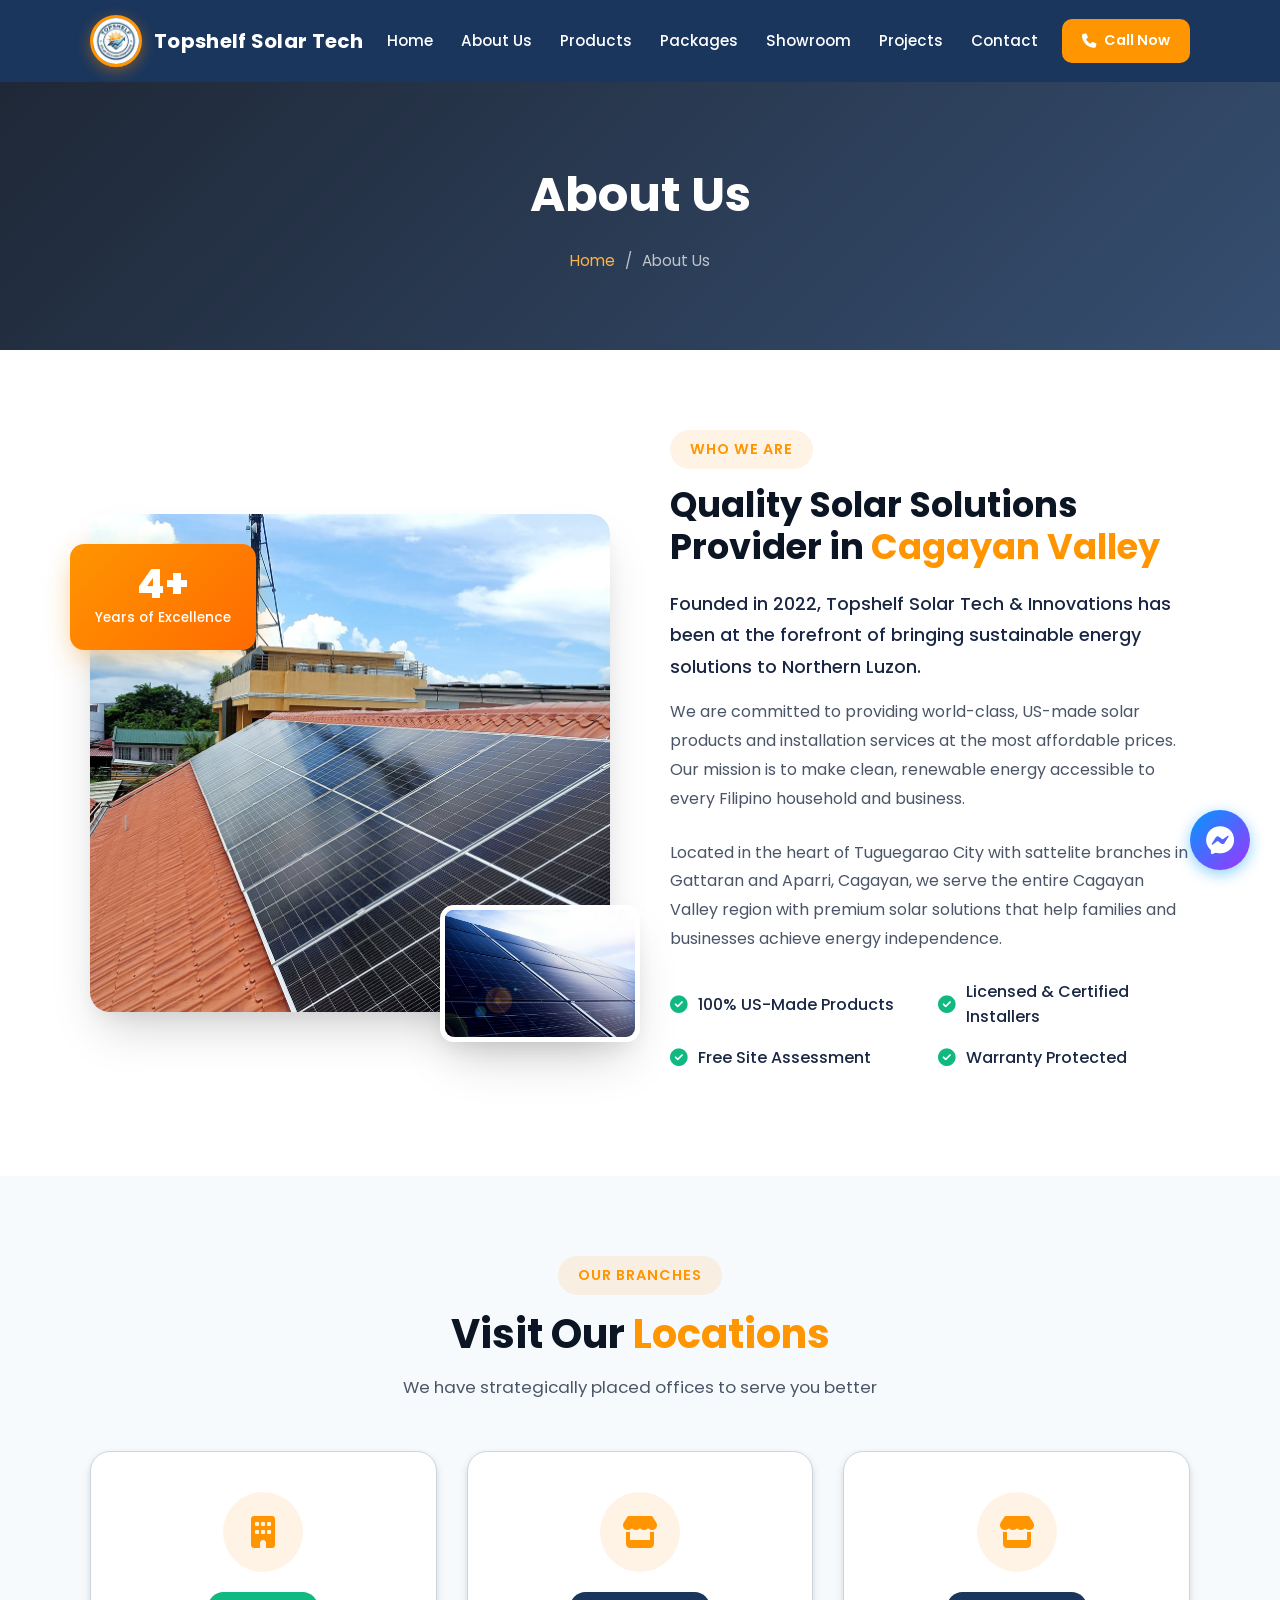
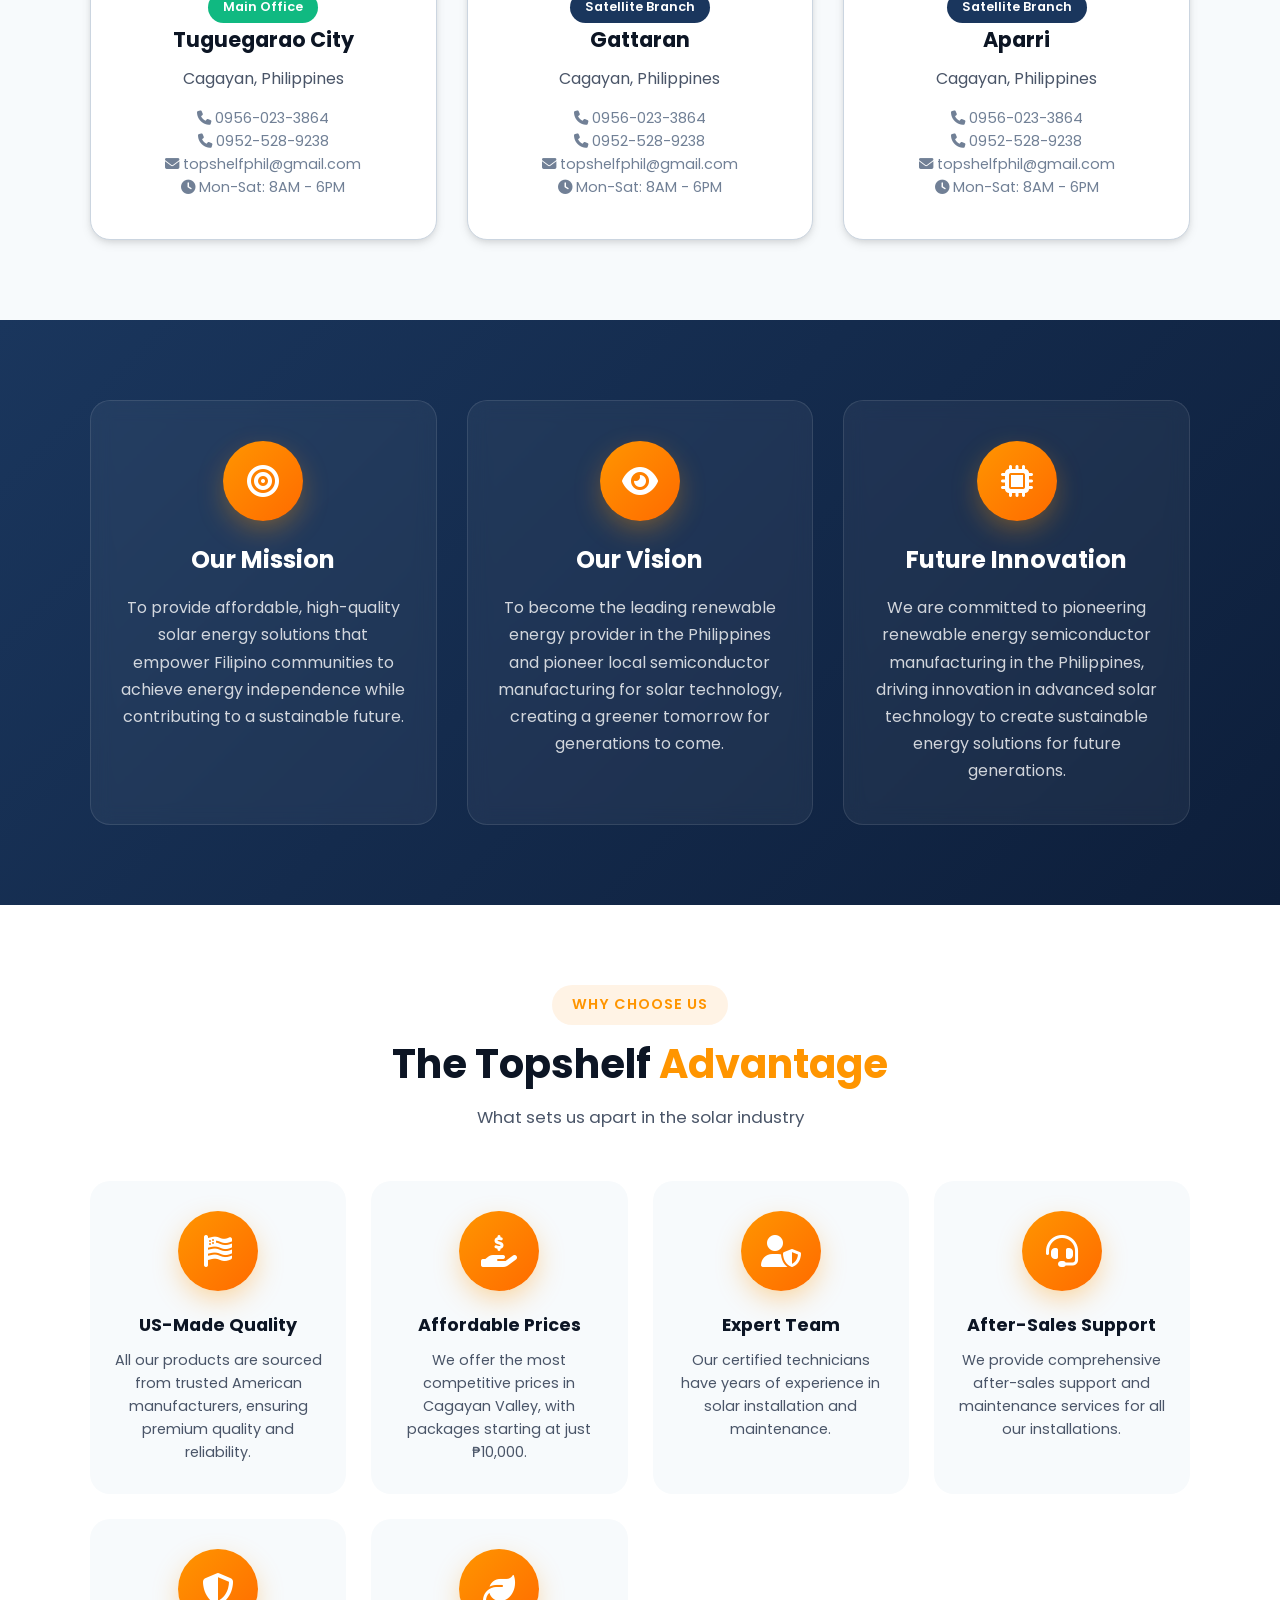
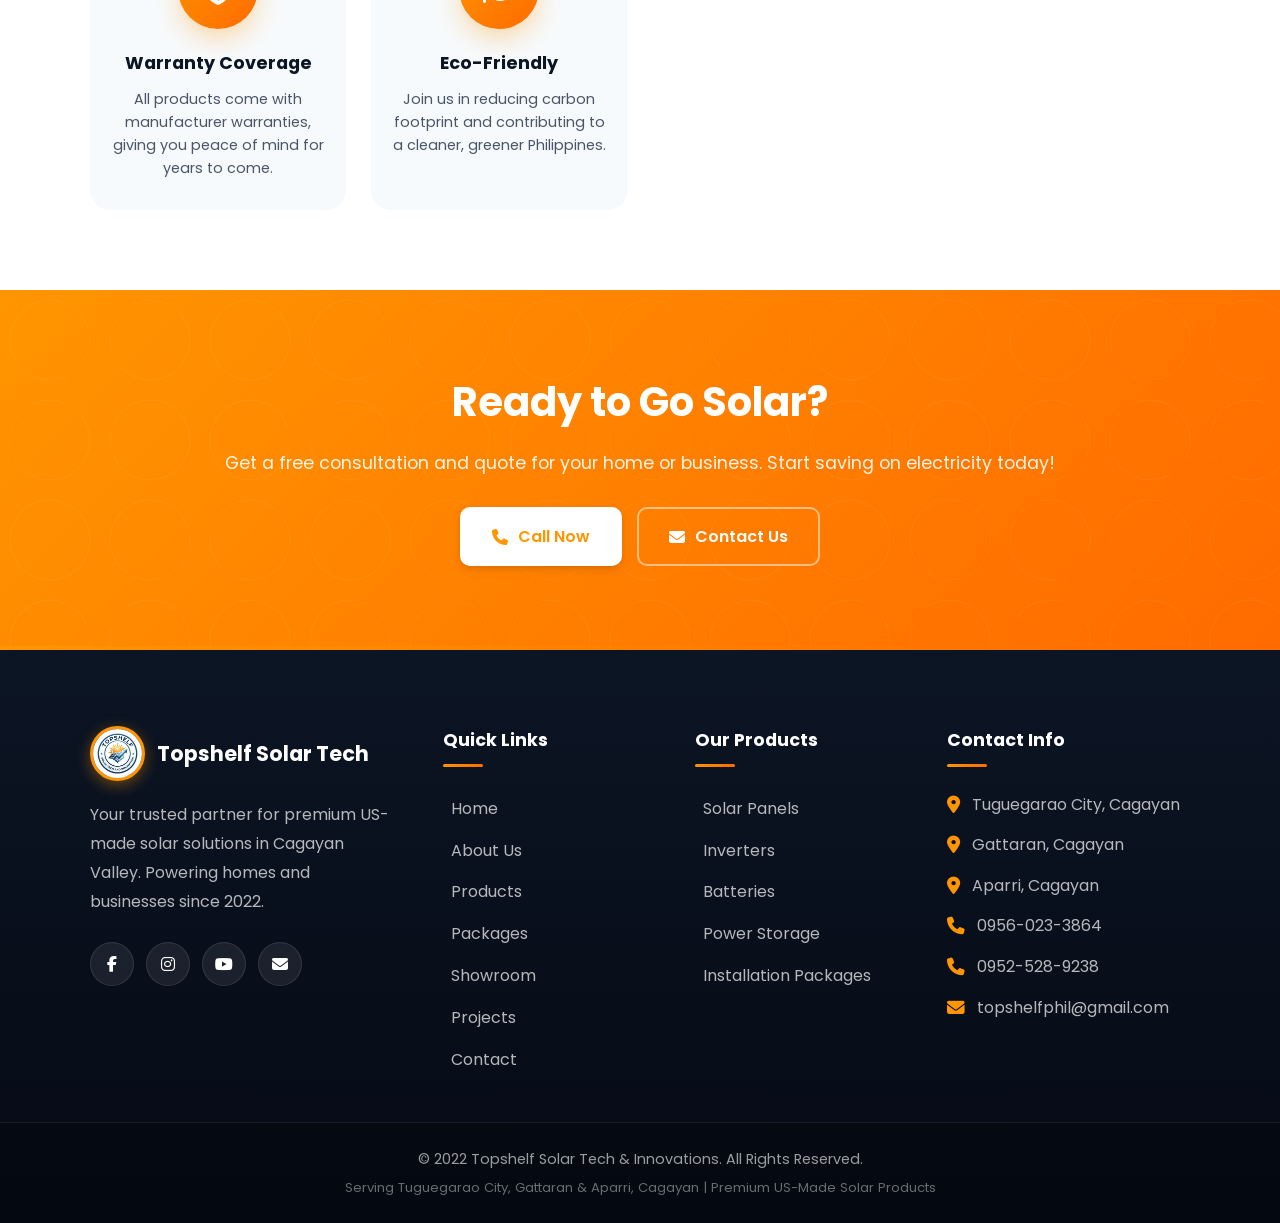
<file: about.html>
<!DOCTYPE html>
<html lang="en">
<head>
    <meta charset="UTF-8">
    <meta name="viewport" content="width=device-width, initial-scale=1.0">
    <meta name="description" content="Learn about Topshelf Solar Tech & Innovations - Quality  solar power solutions provider in Tuguegarao City, Gattaran, and Aparri, Cagayan since 2022.">
    <meta name="keywords" content="solar panels Philippines, solar installation Tuguegarao, about Topshelf Solar, renewable energy Cagayan">
    <title>About Us | Topshelf Solar Tech & Innovations</title>
    <link rel="icon" type="image/png" sizes="32x32" href="favicon-32.png">
    <link rel="icon" type="image/x-icon" href="favicon.ico">
    <link rel="apple-touch-icon" sizes="180x180" href="favicon-180.png">
    <link href="https://fonts.googleapis.com/css2?family=Poppins:wght@300;400;500;600;700;800&display=swap" rel="stylesheet">
    <link rel="stylesheet" href="https://cdnjs.cloudflare.com/ajax/libs/font-awesome/6.4.0/css/all.min.css">
    <link rel="stylesheet" href="css/style.css?v=20260428b">
    <link rel="stylesheet" href="css/responsive.css?v=20260428b">
</head>
<body>
    <!-- Header -->
    <header id="header" class="header-inner">
        <nav class="navbar">
            <div class="container">
                <a href="./" class="logo">
                    <img src="topshelf.png" alt="Topshelf Solar Tech Logo" class="logo-round">
                    <span>Topshelf Solar Tech</span>
                </a>
                <div class="nav-menu" id="navMenu">
                    <ul class="nav-links">
                        <li><a href="./">Home</a></li>
                        <li><a href="about" class="active">About Us</a></li>
                        <li><a href="products">Products</a></li>
                        <li><a href="packages">Packages</a></li>
                        <li><a href="showroom">Showroom</a></li>
                        <li><a href="projects">Projects</a></li>
                        <li><a href="contact">Contact</a></li>
                    </ul>
                </div>
                <div class="nav-actions">
                    <a href="tel:09560233864" class="call-btn">
                        <i class="fas fa-phone"></i>
                        <span>Call Now</span>
                    </a>
                    <button class="menu-toggle" id="menuToggle" aria-label="Toggle navigation menu" title="Menu">
                        <span></span>
                        <span></span>
                        <span></span>
                    </button>
                </div>
            </div>
        </nav>
    </header>

    <!-- Page Banner -->
    <section class="page-banner page-banner-about">
        <div class="banner-overlay"></div>
        <div class="container">
            <div class="banner-content">
                <h1>About Us</h1>
                <nav class="breadcrumb">
                    <a href="./">Home</a>
                    <span>/</span>
                    <span>About Us</span>
                </nav>
            </div>
        </div>
    </section>

    <!-- About Section -->
    <section class="about-page-section">
        <div class="container">
            <div class="about-grid">
                <div class="about-images">
                    <div class="image-main">
                        <img src="7.jpg" alt="Solar Installation Team">
                    </div>
                    <div class="image-secondary">
                        <img src="1.jpg" alt="Solar Panels">
                    </div>
                    <div class="experience-badge">
                        <span class="years">4+</span>
                        <span class="text">Years of Excellence</span>
                    </div>
                </div>
                <div class="about-content">
                    <span class="section-tag">Who We Are</span>
                    <h2>Quality Solar Solutions Provider in <span class="highlight">Cagayan Valley</span></h2>
                    <p class="lead">Founded in 2022, Topshelf Solar Tech & Innovations has been at the forefront of bringing sustainable energy solutions to Northern Luzon.</p>
                    <p>We are committed to providing world-class, US-made solar products and installation services at the most affordable prices. Our mission is to make clean, renewable energy accessible to every Filipino household and business.</p>
                    <p>Located in the heart of Tuguegarao City with sattelite branches in Gattaran and Aparri, Cagayan, we serve the entire Cagayan Valley region with premium solar solutions that help families and businesses achieve energy independence.</p>
                    
                    <div class="about-features">
                        <div class="about-feature">
                            <i class="fas fa-check-circle"></i>
                            <span>100% US-Made Products</span>
                        </div>
                        <div class="about-feature">
                            <i class="fas fa-check-circle"></i>
                            <span>Licensed & Certified Installers</span>
                        </div>
                        <div class="about-feature">
                            <i class="fas fa-check-circle"></i>
                            <span>Free Site Assessment</span>
                        </div>
                        <div class="about-feature">
                            <i class="fas fa-check-circle"></i>
                            <span>Warranty Protected</span>
                        </div>
                    </div>
                </div>
            </div>
        </div>
    </section>

    <!-- Locations Section -->
    <section class="locations-section">
        <div class="container">
            <div class="section-header">
                <span class="section-tag">Our Branches</span>
                <h2>Visit Our <span class="highlight">Locations</span></h2>
                <p>We have strategically placed offices to serve you better</p>
            </div>
            <div class="locations-grid">
                <div class="location-card-large">
                    <div class="location-icon">
                        <i class="fas fa-building"></i>
                    </div>
                    <div class="location-badge">Main Office</div>
                    <h3>Tuguegarao City</h3>
                    <p>Cagayan, Philippines</p>
                    <ul class="location-info">
                        <li><i class="fas fa-phone"></i> 0956-023-3864</li>
                        <li><i class="fas fa-phone"></i> 0952-528-9238</li>
                        <li><i class="fas fa-envelope"></i> topshelfphil@gmail.com</li>
                        <li><i class="fas fa-clock"></i> Mon-Sat: 8AM - 6PM</li>
                    </ul>
                </div>
                <div class="location-card-large">
                    <div class="location-icon">
                        <i class="fas fa-store"></i>
                    </div>
                    <div class="location-badge branch">Satellite Branch</div>
                    <h3>Gattaran</h3>
                    <p>Cagayan, Philippines</p>
                    <ul class="location-info">
                        <li><i class="fas fa-phone"></i> 0956-023-3864</li>
                        <li><i class="fas fa-phone"></i> 0952-528-9238</li>
                        <li><i class="fas fa-envelope"></i> topshelfphil@gmail.com</li>
                        <li><i class="fas fa-clock"></i> Mon-Sat: 8AM - 6PM</li>
                    </ul>
                </div>
                <div class="location-card-large">
                    <div class="location-icon">
                        <i class="fas fa-store"></i>
                    </div>
                    <div class="location-badge branch">Satellite Branch</div>
                    <h3>Aparri</h3>
                    <p>Cagayan, Philippines</p>
                    <ul class="location-info">
                        <li><i class="fas fa-phone"></i> 0956-023-3864</li>
                        <li><i class="fas fa-phone"></i> 0952-528-9238</li>
                        <li><i class="fas fa-envelope"></i> topshelfphil@gmail.com</li>
                        <li><i class="fas fa-clock"></i> Mon-Sat: 8AM - 6PM</li>
                    </ul>
                </div>
            </div>
        </div>
    </section>

    <!-- Mission & Vision -->
    <section class="mission-vision">
        <div class="container">
            <div class="mv-grid">
                <div class="mv-card mission">
                    <div class="mv-icon">
                        <i class="fas fa-bullseye"></i>
                    </div>
                    <h3>Our Mission</h3>
                    <p>To provide affordable, high-quality solar energy solutions that empower Filipino communities to achieve energy independence while contributing to a sustainable future.</p>
                </div>
                <div class="mv-card vision">
                    <div class="mv-icon">
                        <i class="fas fa-eye"></i>
                    </div>
                    <h3>Our Vision</h3>
                    <p>To become the leading renewable energy provider in the Philippines and pioneer local semiconductor manufacturing for solar technology, creating a greener tomorrow for generations to come.</p>
                </div>
                <div class="mv-card future">
                    <div class="mv-icon">
                        <i class="fas fa-microchip"></i>
                    </div>
                    <h3>Future Innovation</h3>
                    <p>We are committed to pioneering renewable energy semiconductor manufacturing in the Philippines, driving innovation in advanced solar technology to create sustainable energy solutions for future generations.</p>
                </div>
            </div>
        </div>
    </section>

    <!-- Why Choose Us -->
    <section class="why-choose-section">
        <div class="container">
            <div class="section-header">
                <span class="section-tag">Why Choose Us</span>
                <h2>The Topshelf <span class="highlight">Advantage</span></h2>
                <p>What sets us apart in the solar industry</p>
            </div>
            <div class="advantages-grid">
                <div class="advantage-card">
                    <div class="advantage-icon">
                        <i class="fas fa-flag-usa"></i>
                    </div>
                    <h4>US-Made Quality</h4>
                    <p>All our products are sourced from trusted American manufacturers, ensuring premium quality and reliability.</p>
                </div>
                <div class="advantage-card">
                    <div class="advantage-icon">
                        <i class="fas fa-hand-holding-usd"></i>
                    </div>
                    <h4>Affordable Prices</h4>
                    <p>We offer the most competitive prices in Cagayan Valley, with packages starting at just ₱10,000.</p>
                </div>
                <div class="advantage-card">
                    <div class="advantage-icon">
                        <i class="fas fa-user-shield"></i>
                    </div>
                    <h4>Expert Team</h4>
                    <p>Our certified technicians have years of experience in solar installation and maintenance.</p>
                </div>
                <div class="advantage-card">
                    <div class="advantage-icon">
                        <i class="fas fa-headset"></i>
                    </div>
                    <h4>After-Sales Support</h4>
                    <p>We provide comprehensive after-sales support and maintenance services for all our installations.</p>
                </div>
                <div class="advantage-card">
                    <div class="advantage-icon">
                        <i class="fas fa-shield-alt"></i>
                    </div>
                    <h4>Warranty Coverage</h4>
                    <p>All products come with manufacturer warranties, giving you peace of mind for years to come.</p>
                </div>
                <div class="advantage-card">
                    <div class="advantage-icon">
                        <i class="fas fa-leaf"></i>
                    </div>
                    <h4>Eco-Friendly</h4>
                    <p>Join us in reducing carbon footprint and contributing to a cleaner, greener Philippines.</p>
                </div>
            </div>
        </div>
    </section>

    <!-- CTA Section -->
    <section class="cta-section">
        <div class="container">
            <div class="cta-content">
                <h2>Ready to Go Solar?</h2>
                <p>Get a free consultation and quote for your home or business. Start saving on electricity today!</p>
                <div class="cta-buttons">
                    <a href="tel:09560233864" class="btn btn-light"><i class="fas fa-phone"></i> Call Now</a>
                    <a href="contact" class="btn btn-outline-light"><i class="fas fa-envelope"></i> Contact Us</a>
                </div>
            </div>
        </div>
    </section>

    <!-- Footer -->
    <footer class="footer">
        <div class="footer-top">
            <div class="container">
                <div class="footer-grid">
                    <div class="footer-about">
                        <a href="./" class="footer-logo">
                            <img src="topshelf.png" alt="Topshelf Solar Tech" class="logo-round">
                            <span>Topshelf Solar Tech</span>
                        </a>
                        <p>Your trusted partner for premium US-made solar solutions in Cagayan Valley. Powering homes and businesses since 2022.</p>
                        <div class="social-links">
                            <a href="https://www.facebook.com/topshelfsolar" target="_blank" rel="noopener noreferrer" aria-label="Facebook"><i class="fab fa-facebook-f"></i></a>
                            <a href="https://www.facebook.com/topshelfsolar" target="_blank" rel="noopener noreferrer" aria-label="Instagram"><i class="fab fa-instagram"></i></a>
                            <a href="https://www.facebook.com/topshelfsolar" target="_blank" rel="noopener noreferrer" aria-label="YouTube"><i class="fab fa-youtube"></i></a>
                            <a href="mailto:topshelfphil@gmail.com" aria-label="Email"><i class="fas fa-envelope"></i></a>
                        </div>
                    </div>
                    <div class="footer-links">
                        <h4>Quick Links</h4>
                        <ul>
                            <li><a href="./">Home</a></li>
                            <li><a href="about">About Us</a></li>
                            <li><a href="products">Products</a></li>
                            <li><a href="packages">Packages</a></li>
                            <li><a href="showroom">Showroom</a></li>
                            <li><a href="projects">Projects</a></li>
                            <li><a href="contact">Contact</a></li>
                        </ul>
                    </div>
                    <div class="footer-links">
                        <h4>Our Products</h4>
                        <ul>
                            <li><a href="products">Solar Panels</a></li>
                            <li><a href="products">Inverters</a></li>
                            <li><a href="products">Batteries</a></li>
                            <li><a href="products">Power Storage</a></li>
                            <li><a href="packages">Installation Packages</a></li>
                        </ul>
                    </div>
                    <div class="footer-contact">
                        <h4>Contact Info</h4>
                        <ul>
                            <li>
                                <i class="fas fa-map-marker-alt"></i>
                                <span>Tuguegarao City, Cagayan</span>
                            </li>
                            <li>
                                <i class="fas fa-map-marker-alt"></i>
                                <span>Gattaran, Cagayan</span>
                            </li>
                            <li>
                                <i class="fas fa-map-marker-alt"></i>
                                <span>Aparri, Cagayan</span>
                            </li>
                            <li>
                                <i class="fas fa-phone"></i>
                                <a href="tel:09560233864">0956-023-3864</a>
                            </li>
                            <li>
                                <i class="fas fa-phone"></i>
                                <a href="tel:09525289238">0952-528-9238</a>
                            </li>
                            <li>
                                <i class="fas fa-envelope"></i>
                                <a href="mailto:topshelfphil@gmail.com">topshelfphil@gmail.com</a>
                            </li>
                        </ul>
                    </div>
                </div>
            </div>
        </div>
        <div class="footer-bottom">
            <div class="container">
                <p>&copy; 2022 Topshelf Solar Tech & Innovations. All Rights Reserved.</p>
                <p>Serving Tuguegarao City, Gattaran & Aparri, Cagayan | Premium US-Made Solar Products</p>
            </div>
        </div>
    </footer>

    <!-- Back to Top -->
    <button id="backToTop" class="back-to-top" aria-label="Back to top" title="Back to Top">
        <i class="fas fa-chevron-up"></i>
    </button>

    <!-- WhatsApp Float -->
    <a href="https://m.me/topshelfsolar" class="whatsapp-float" target="_blank" rel="noopener" aria-label="Chat with us on Messenger" title="Chat on Messenger">
        <i class="fab fa-facebook-messenger"></i>
    </a>

    <script src="js/main.js"></script>
</body>
</html>
</file>
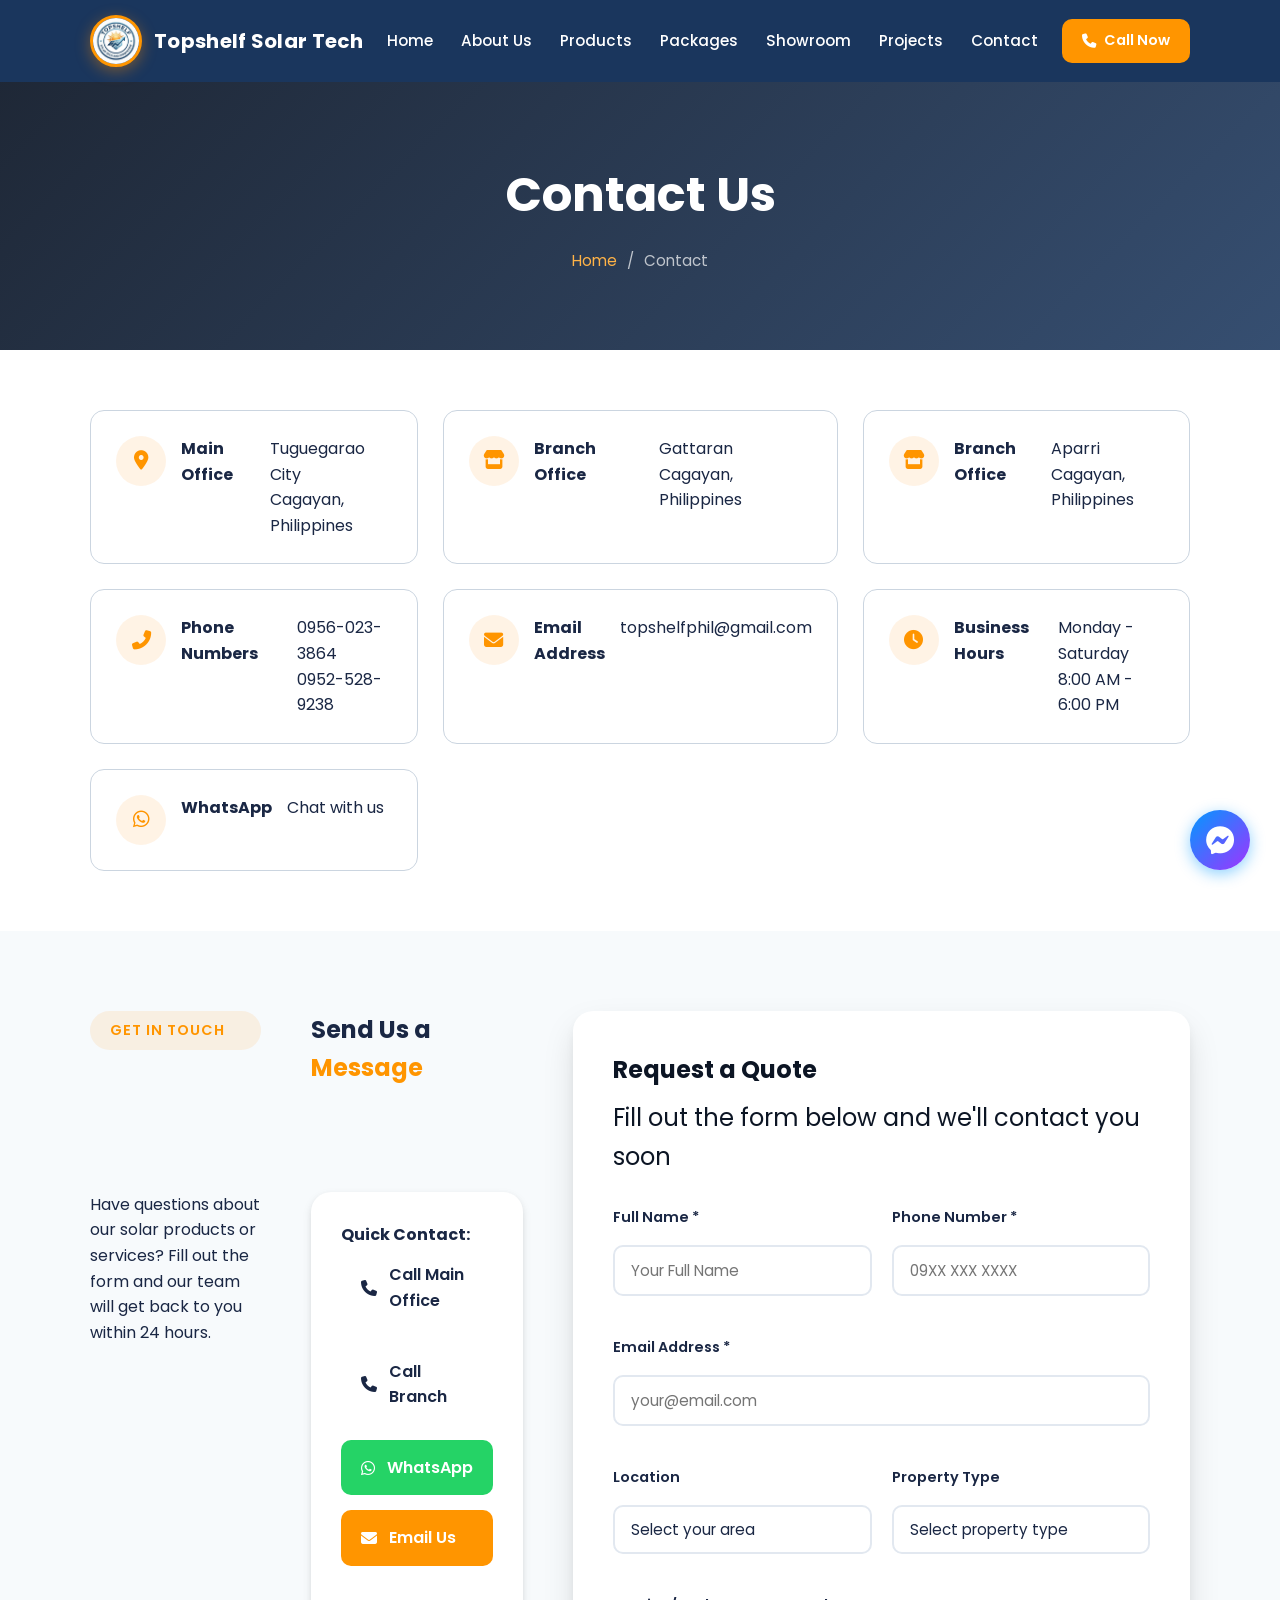
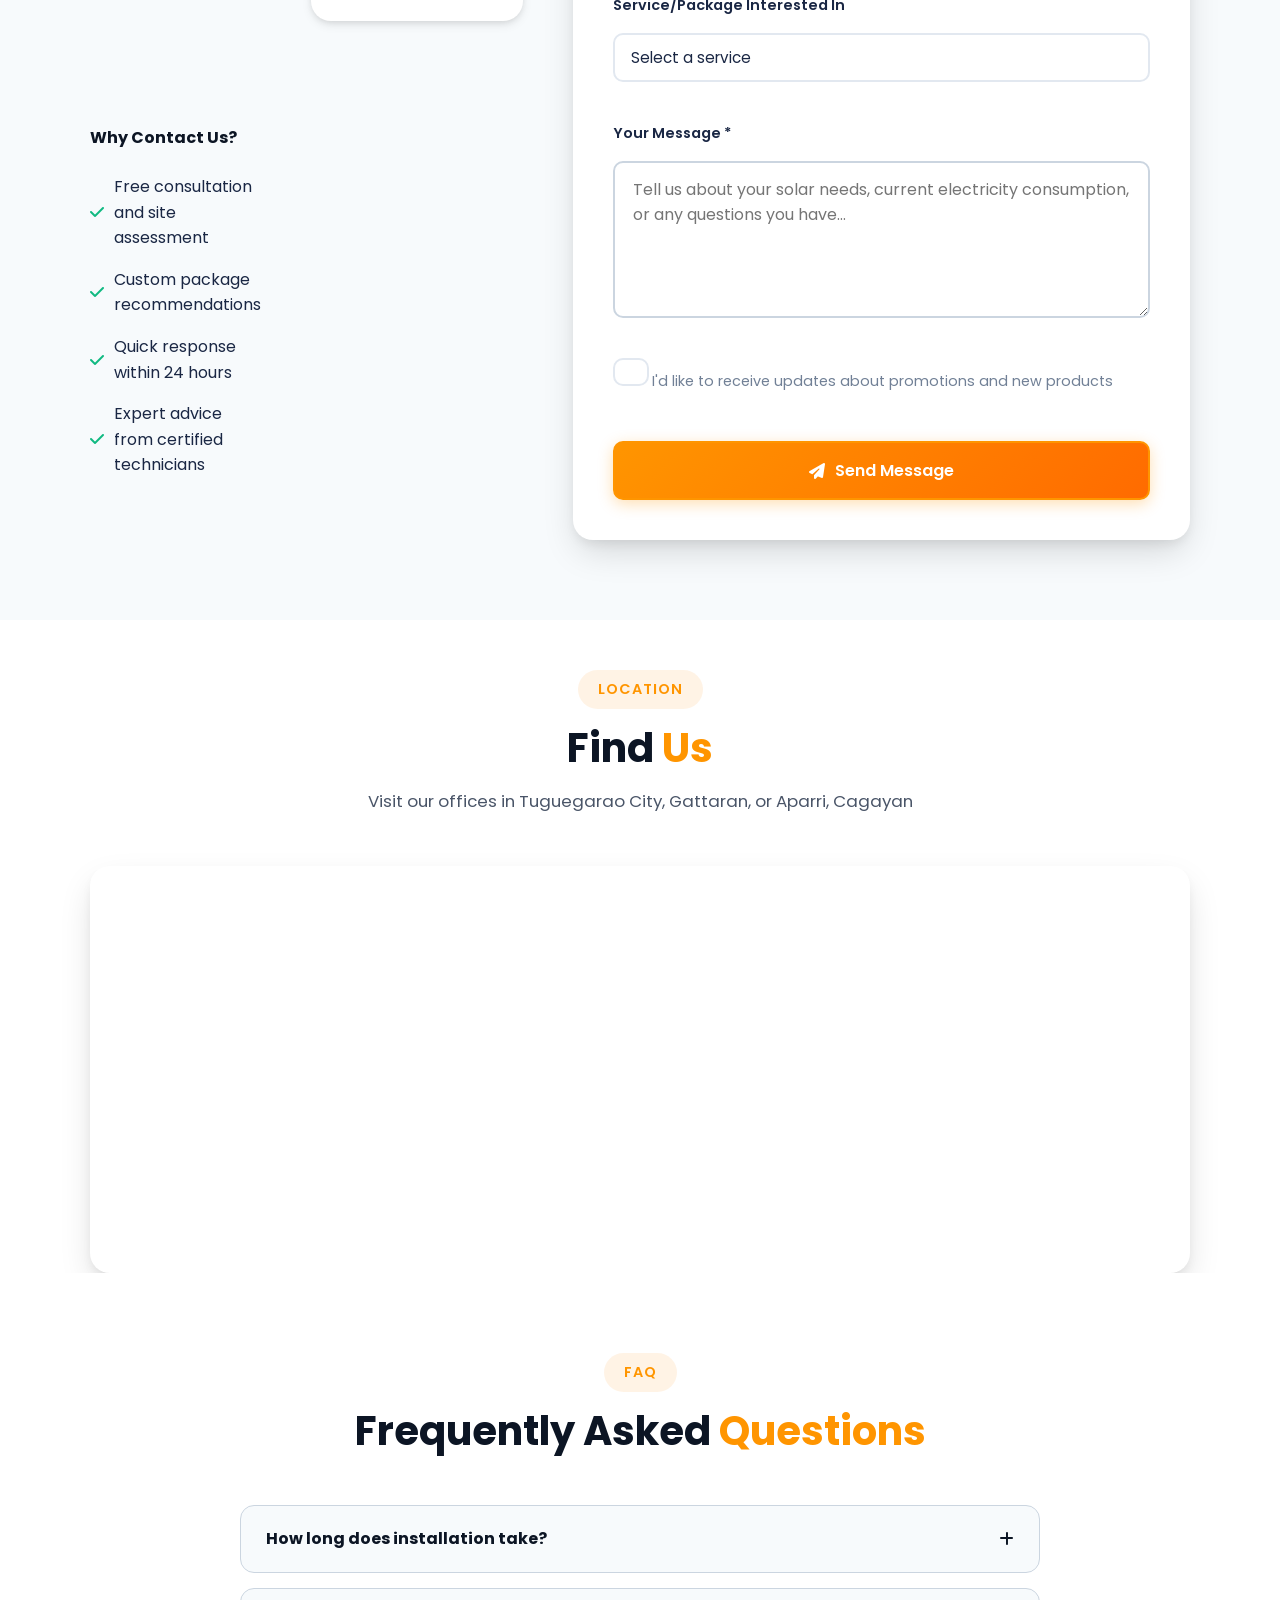
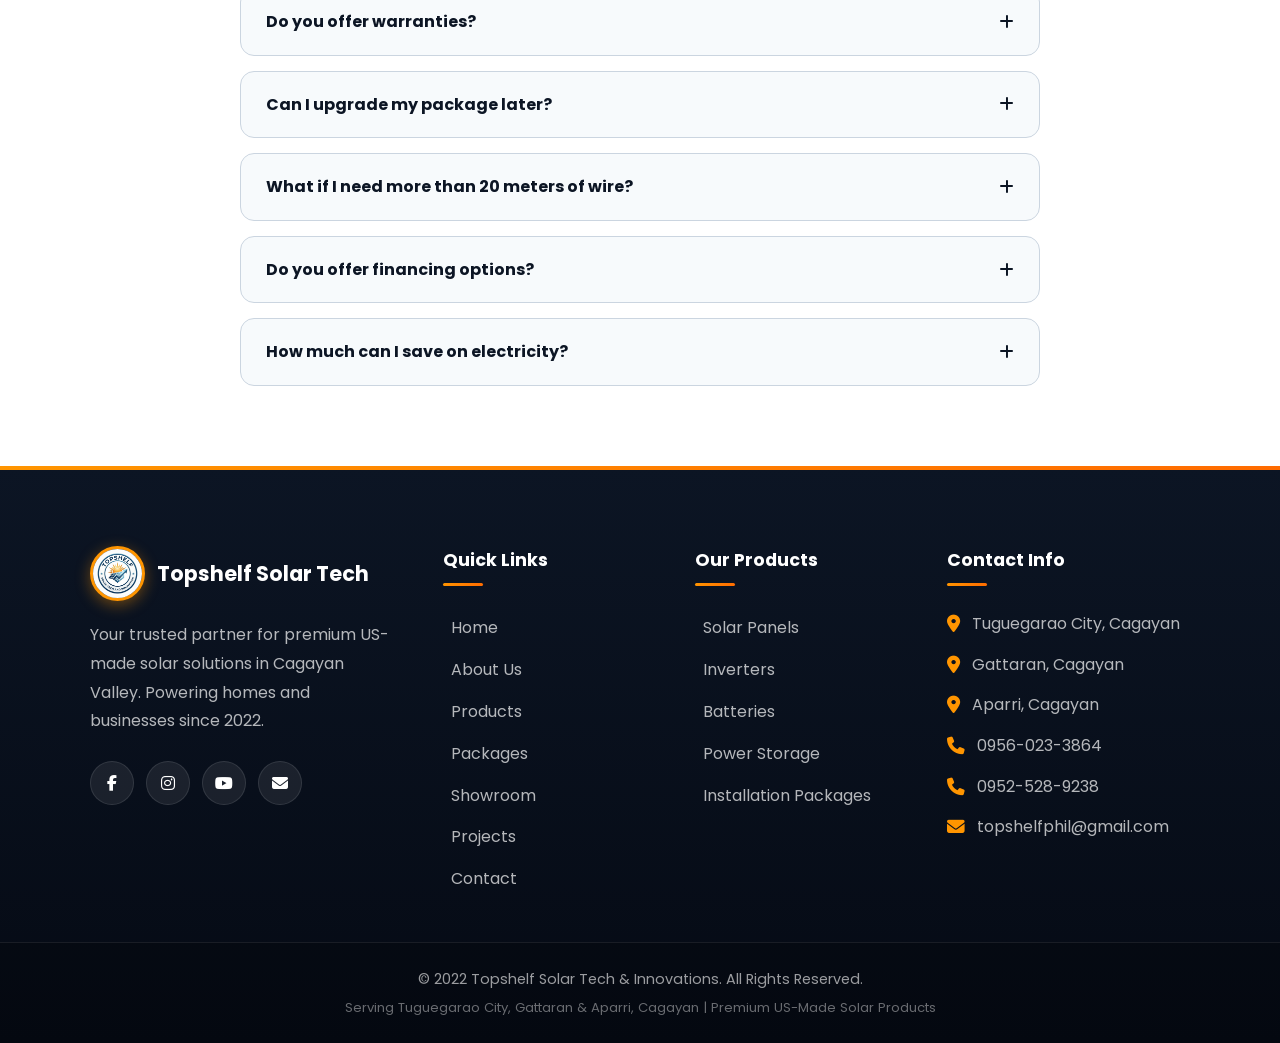
<file: contact.html>
<!DOCTYPE html>
<html lang="en">
<head>
    <meta charset="UTF-8">
    <meta name="viewport" content="width=device-width, initial-scale=1.0">
    <meta name="description" content="Contact Topshelf Solar Tech & Innovations for solar installation inquiries. Located in Tuguegarao City, Gattaran, and Aparri, Cagayan.">
    <meta name="keywords" content="contact solar company, Topshelf Solar contact, solar installation inquiry, Tuguegarao solar">
    <title>Contact Us | Topshelf Solar Tech & Innovations</title>
    <link rel="icon" type="image/png" sizes="32x32" href="favicon-32.png">
    <link rel="icon" type="image/x-icon" href="favicon.ico">
    <link rel="apple-touch-icon" sizes="180x180" href="favicon-180.png">
    <link href="https://fonts.googleapis.com/css2?family=Poppins:wght@300;400;500;600;700;800&display=swap" rel="stylesheet">
    <link rel="stylesheet" href="https://cdnjs.cloudflare.com/ajax/libs/font-awesome/6.4.0/css/all.min.css">
    <link rel="stylesheet" href="css/style.css?v=20260428b">
    <link rel="stylesheet" href="css/responsive.css?v=20260428b">
</head>
<body>
    <!-- Header -->
    <header id="header" class="header-inner">
        <nav class="navbar">
            <div class="container">
                <a href="./" class="logo">
                    <img src="topshelf.png" alt="Topshelf Solar Tech Logo" class="logo-round">
                    <span>Topshelf Solar Tech</span>
                </a>
                <div class="nav-menu" id="navMenu">
                    <ul class="nav-links">
                        <li><a href="./">Home</a></li>
                        <li><a href="about">About Us</a></li>
                        <li><a href="products">Products</a></li>
                        <li><a href="packages">Packages</a></li>
                        <li><a href="showroom">Showroom</a></li>
                        <li><a href="projects">Projects</a></li>
                        <li><a href="contact" class="active">Contact</a></li>
                    </ul>
                </div>
                <div class="nav-actions">
                    <a href="tel:09560233864" class="call-btn">
                        <i class="fas fa-phone"></i>
                        <span>Call Now</span>
                    </a>
                    <button class="menu-toggle" id="menuToggle" aria-label="Toggle navigation menu" title="Menu">
                        <span></span>
                        <span></span>
                        <span></span>
                    </button>
                </div>
            </div>
        </nav>
    </header>

    <!-- Page Banner -->
    <section class="page-banner page-banner-contact">
        <div class="banner-overlay"></div>
        <div class="container">
            <div class="banner-content">
                <h1>Contact Us</h1>
                <nav class="breadcrumb">
                    <a href="./">Home</a>
                    <span>/</span>
                    <span>Contact</span>
                </nav>
            </div>
        </div>
    </section>

    <!-- Contact Info Cards -->
    <section class="contact-info-section">
        <div class="container">
            <div class="contact-cards-grid">
                <div class="contact-info-card">
                    <div class="info-icon">
                        <i class="fas fa-map-marker-alt"></i>
                    </div>
                    <h4>Main Office</h4>
                    <p>Tuguegarao City<br>Cagayan, Philippines</p>
                </div>
                <div class="contact-info-card">
                    <div class="info-icon">
                        <i class="fas fa-store"></i>
                    </div>
                    <h4>Branch Office</h4>
                    <p>Gattaran<br>Cagayan, Philippines</p>
                </div>
                <div class="contact-info-card">
                    <div class="info-icon">
                        <i class="fas fa-store"></i>
                    </div>
                    <h4>Branch Office</h4>
                    <p>Aparri<br>Cagayan, Philippines</p>
                </div>
                <div class="contact-info-card">
                    <div class="info-icon">
                        <i class="fas fa-phone-alt"></i>
                    </div>
                    <h4>Phone Numbers</h4>
                    <p><a href="tel:09560233864">0956-023-3864</a><br>
                    <a href="tel:09525289238">0952-528-9238</a></p>
                </div>
                <div class="contact-info-card">
                    <div class="info-icon">
                        <i class="fas fa-envelope"></i>
                    </div>
                    <h4>Email Address</h4>
                    <p><a href="mailto:topshelfphil@gmail.com">topshelfphil@gmail.com</a></p>
                </div>
                <div class="contact-info-card">
                    <div class="info-icon">
                        <i class="fas fa-clock"></i>
                    </div>
                    <h4>Business Hours</h4>
                    <p>Monday - Saturday<br>8:00 AM - 6:00 PM</p>
                </div>
                <div class="contact-info-card">
                    <div class="info-icon">
                        <i class="fab fa-whatsapp"></i>
                    </div>
                    <h4>WhatsApp</h4>
                    <p><a href="https://wa.me/639560233864" target="_blank" rel="noopener">Chat with us</a></p>
                </div>
            </div>
        </div>
    </section>

    <!-- Contact Form Section -->
    <section class="contact-form-section">
        <div class="container">
            <div class="contact-grid">
                <div class="contact-content">
                    <span class="section-tag">Get In Touch</span>
                    <h2>Send Us a <span class="highlight">Message</span></h2>
                    <p>Have questions about our solar products or services? Fill out the form and our team will get back to you within 24 hours.</p>
                    
                    <div class="quick-contact">
                        <h4>Quick Contact:</h4>
                        <div class="quick-buttons">
                            <a href="tel:09560233864" class="quick-btn">
                                <i class="fas fa-phone"></i>
                                <span>Call Main Office</span>
                            </a>
                            <a href="tel:09525289238" class="quick-btn">
                                <i class="fas fa-phone"></i>
                                <span>Call Branch</span>
                            </a>
                            <a href="https://wa.me/639560233864" class="quick-btn whatsapp" target="_blank" rel="noopener">
                                <i class="fab fa-whatsapp"></i>
                                <span>WhatsApp</span>
                            </a>
                            <a href="mailto:topshelfphil@gmail.com" class="quick-btn email">
                                <i class="fas fa-envelope"></i>
                                <span>Email Us</span>
                            </a>
                        </div>
                    </div>

                    <div class="why-contact">
                        <h4>Why Contact Us?</h4>
                        <ul>
                            <li><i class="fas fa-check"></i> Free consultation and site assessment</li>
                            <li><i class="fas fa-check"></i> Custom package recommendations</li>
                            <li><i class="fas fa-check"></i> Quick response within 24 hours</li>
                            <li><i class="fas fa-check"></i> Expert advice from certified technicians</li>
                        </ul>
                    </div>
                </div>

                <div class="contact-form-wrapper">
                    <form class="contact-form" id="contactForm">
                        <div class="form-header">
                            <h3>Request a Quote</h3>
                            <p>Fill out the form below and we'll contact you soon</p>
                        </div>
                        <div class="form-row">
                            <div class="form-group">
                                <label for="name">Full Name *</label>
                                <input type="text" id="name" name="name" placeholder="Your Full Name" required>
                            </div>
                            <div class="form-group">
                                <label for="phone">Phone Number *</label>
                                <input type="tel" id="phone" name="phone" placeholder="09XX XXX XXXX" required>
                            </div>
                        </div>
                        <div class="form-group">
                            <label for="email">Email Address *</label>
                            <input type="email" id="email" name="email" placeholder="your@email.com" required>
                        </div>
                        <div class="form-row">
                            <div class="form-group">
                                <label for="location">Location</label>
                                <select id="location" name="location">
                                    <option value="">Select your area</option>
                                    <option value="tuguegarao">Tuguegarao City</option>
                                    <option value="gattaran">Gattaran</option>
                                    <option value="aparri">Aparri</option>
                                    <option value="cagayan-other">Other areas in Cagayan</option>
                                    <option value="other">Outside Cagayan</option>
                                </select>
                            </div>
                            <div class="form-group">
                                <label for="property">Property Type</label>
                                <select id="property" name="property">
                                    <option value="">Select property type</option>
                                    <option value="residential">Residential</option>
                                    <option value="commercial">Commercial</option>
                                    <option value="industrial">Industrial</option>
                                    <option value="agricultural">Agricultural</option>
                                </select>
                            </div>
                        </div>
                        <div class="form-group">
                            <label for="service">Service/Package Interested In</label>
                            <select id="service" name="service">
                                <option value="">Select a service</option>
                                <option value="package1">Package 1 - ₱10,000 (60W)</option>
                                <option value="package2">Package 2 - ₱20,000 (120W)</option>
                                <option value="package3">Package 3 - ₱40,000 (240W)</option>
                                <option value="package4">Package 4 - ₱80,000 (500W)</option>
                                <option value="commercial">Commercial Installation</option>
                                <option value="products">Solar Products Only</option>
                                <option value="maintenance">Maintenance/Repair</option>
                                <option value="other">Other Inquiry</option>
                            </select>
                        </div>
                        <div class="form-group">
                            <label for="message">Your Message *</label>
                            <textarea id="message" name="message" rows="5" placeholder="Tell us about your solar needs, current electricity consumption, or any questions you have..." required></textarea>
                        </div>
                        <div class="form-group checkbox">
                            <label>
                                <input type="checkbox" name="newsletter" checked>
                                <span>I'd like to receive updates about promotions and new products</span>
                            </label>
                        </div>
                        <button type="submit" class="btn btn-primary btn-block">
                            <i class="fas fa-paper-plane"></i> Send Message
                        </button>
                    </form>
                </div>
            </div>
        </div>
    </section>

    <!-- Map Section -->
    <section class="map-section">
        <div class="container">
            <div class="section-header">
                <span class="section-tag">Location</span>
                <h2>Find <span class="highlight">Us</span></h2>
                <p>Visit our offices in Tuguegarao City, Gattaran, or Aparri, Cagayan</p>
            </div>
            <div class="map-wrapper">
                <iframe src="https://www.google.com/maps/embed?pb=!1m18!1m12!1m3!1d60686.51844566085!2d121.7002!3d17.6132!2m3!1f0!2f0!3f0!3m2!1i1024!2i768!4f13.1!3m3!1m2!1s0x338597d44c5ac1c7%3A0x1bea85a699d1c1df!2sTuguegarao%2C%20Cagayan%2C%20Philippines!5e0!3m2!1sen!2sus!4v1680000000000!5m2!1sen!2sus" class="map-iframe" allowfullscreen="" loading="lazy" title="Topshelf Solar Tech Location in Tuguegarao City"></iframe>
            </div>
        </div>
    </section>

    <!-- FAQ Section -->
    <section class="faq-section">
        <div class="container">
            <div class="section-header">
                <span class="section-tag">FAQ</span>
                <h2>Frequently Asked <span class="highlight">Questions</span></h2>
            </div>
            <div class="faq-grid">
                <div class="faq-item">
                    <div class="faq-question">
                        <h4>How long does installation take?</h4>
                        <i class="fas fa-plus"></i>
                    </div>
                    <div class="faq-answer">
                        <p>Residential installations typically take 1-2 days, while commercial projects may take 3-5 days depending on the system size.</p>
                    </div>
                </div>
                <div class="faq-item">
                    <div class="faq-question">
                        <h4>Do you offer warranties?</h4>
                        <i class="fas fa-plus"></i>
                    </div>
                    <div class="faq-answer">
                        <p>Yes! All our products come with manufacturer warranties. Solar panels have 25-year performance warranties, and inverters have 10-year warranties.</p>
                    </div>
                </div>
                <div class="faq-item">
                    <div class="faq-question">
                        <h4>Can I upgrade my package later?</h4>
                        <i class="fas fa-plus"></i>
                    </div>
                    <div class="faq-answer">
                        <p>Absolutely! Our systems are designed to be scalable. You can add more panels, batteries, or upgrade your inverter as your needs grow.</p>
                    </div>
                </div>
                <div class="faq-item">
                    <div class="faq-question">
                        <h4>What if I need more than 20 meters of wire?</h4>
                        <i class="fas fa-plus"></i>
                    </div>
                    <div class="faq-answer">
                        <p>All packages include FREE 20 meters of wire. Additional wire beyond that will be charged at competitive market rates.</p>
                    </div>
                </div>
                <div class="faq-item">
                    <div class="faq-question">
                        <h4>Do you offer financing options?</h4>
                        <i class="fas fa-plus"></i>
                    </div>
                    <div class="faq-answer">
                        <p>Contact our sales team to discuss flexible payment arrangements and financing options that may be available for your installation.</p>
                    </div>
                </div>
                <div class="faq-item">
                    <div class="faq-question">
                        <h4>How much can I save on electricity?</h4>
                        <i class="fas fa-plus"></i>
                    </div>
                    <div class="faq-answer">
                        <p>Savings vary based on your system size and usage, but many customers report 50-90% reduction in their electricity bills.</p>
                    </div>
                </div>
            </div>
        </div>
    </section>

    <!-- Footer -->
    <footer class="footer">
        <div class="footer-top">
            <div class="container">
                <div class="footer-grid">
                    <div class="footer-about">
                        <a href="./" class="footer-logo">
                            <img src="topshelf.png" alt="Topshelf Solar Tech" class="logo-round">
                            <span>Topshelf Solar Tech</span>
                        </a>
                        <p>Your trusted partner for premium US-made solar solutions in Cagayan Valley. Powering homes and businesses since 2022.</p>
                        <div class="social-links">
                            <a href="https://www.facebook.com/topshelfsolar" target="_blank" rel="noopener noreferrer" aria-label="Facebook"><i class="fab fa-facebook-f"></i></a>
                            <a href="https://www.facebook.com/topshelfsolar" target="_blank" rel="noopener noreferrer" aria-label="Instagram"><i class="fab fa-instagram"></i></a>
                            <a href="https://www.facebook.com/topshelfsolar" target="_blank" rel="noopener noreferrer" aria-label="YouTube"><i class="fab fa-youtube"></i></a>
                            <a href="mailto:topshelfphil@gmail.com" aria-label="Email"><i class="fas fa-envelope"></i></a>
                        </div>
                    </div>
                    <div class="footer-links">
                        <h4>Quick Links</h4>
                        <ul>
                            <li><a href="./">Home</a></li>
                            <li><a href="about">About Us</a></li>
                            <li><a href="products">Products</a></li>
                            <li><a href="packages">Packages</a></li>
                            <li><a href="showroom">Showroom</a></li>
                            <li><a href="projects">Projects</a></li>
                            <li><a href="contact">Contact</a></li>
                        </ul>
                    </div>
                    <div class="footer-links">
                        <h4>Our Products</h4>
                        <ul>
                            <li><a href="products">Solar Panels</a></li>
                            <li><a href="products">Inverters</a></li>
                            <li><a href="products">Batteries</a></li>
                            <li><a href="products">Power Storage</a></li>
                            <li><a href="packages">Installation Packages</a></li>
                        </ul>
                    </div>
                    <div class="footer-contact">
                        <h4>Contact Info</h4>
                        <ul>
                            <li>
                                <i class="fas fa-map-marker-alt"></i>
                                <span>Tuguegarao City, Cagayan</span>
                            </li>
                            <li>
                                <i class="fas fa-map-marker-alt"></i>
                                <span>Gattaran, Cagayan</span>
                            </li>
                            <li>
                                <i class="fas fa-map-marker-alt"></i>
                                <span>Aparri, Cagayan</span>
                            </li>
                            <li>
                                <i class="fas fa-phone"></i>
                                <a href="tel:09560233864">0956-023-3864</a>
                            </li>
                            <li>
                                <i class="fas fa-phone"></i>
                                <a href="tel:09525289238">0952-528-9238</a>
                            </li>
                            <li>
                                <i class="fas fa-envelope"></i>
                                <a href="mailto:topshelfphil@gmail.com">topshelfphil@gmail.com</a>
                            </li>
                        </ul>
                    </div>
                </div>
            </div>
        </div>
        <div class="footer-bottom">
            <div class="container">
                <p>&copy; 2022 Topshelf Solar Tech & Innovations. All Rights Reserved.</p>
                <p>Serving Tuguegarao City, Gattaran & Aparri, Cagayan | Premium US-Made Solar Products</p>
            </div>
        </div>
    </footer>

    <!-- Back to Top -->
    <button id="backToTop" class="back-to-top" aria-label="Back to top" title="Back to Top">
        <i class="fas fa-chevron-up"></i>
    </button>

    <!-- WhatsApp Float -->
    <a href="https://m.me/topshelfsolar" class="whatsapp-float" target="_blank" rel="noopener" aria-label="Chat with us on Messenger" title="Chat on Messenger">
        <i class="fab fa-facebook-messenger"></i>
    </a>

    <script src="js/main.js"></script>
</body>
</html>
</file>
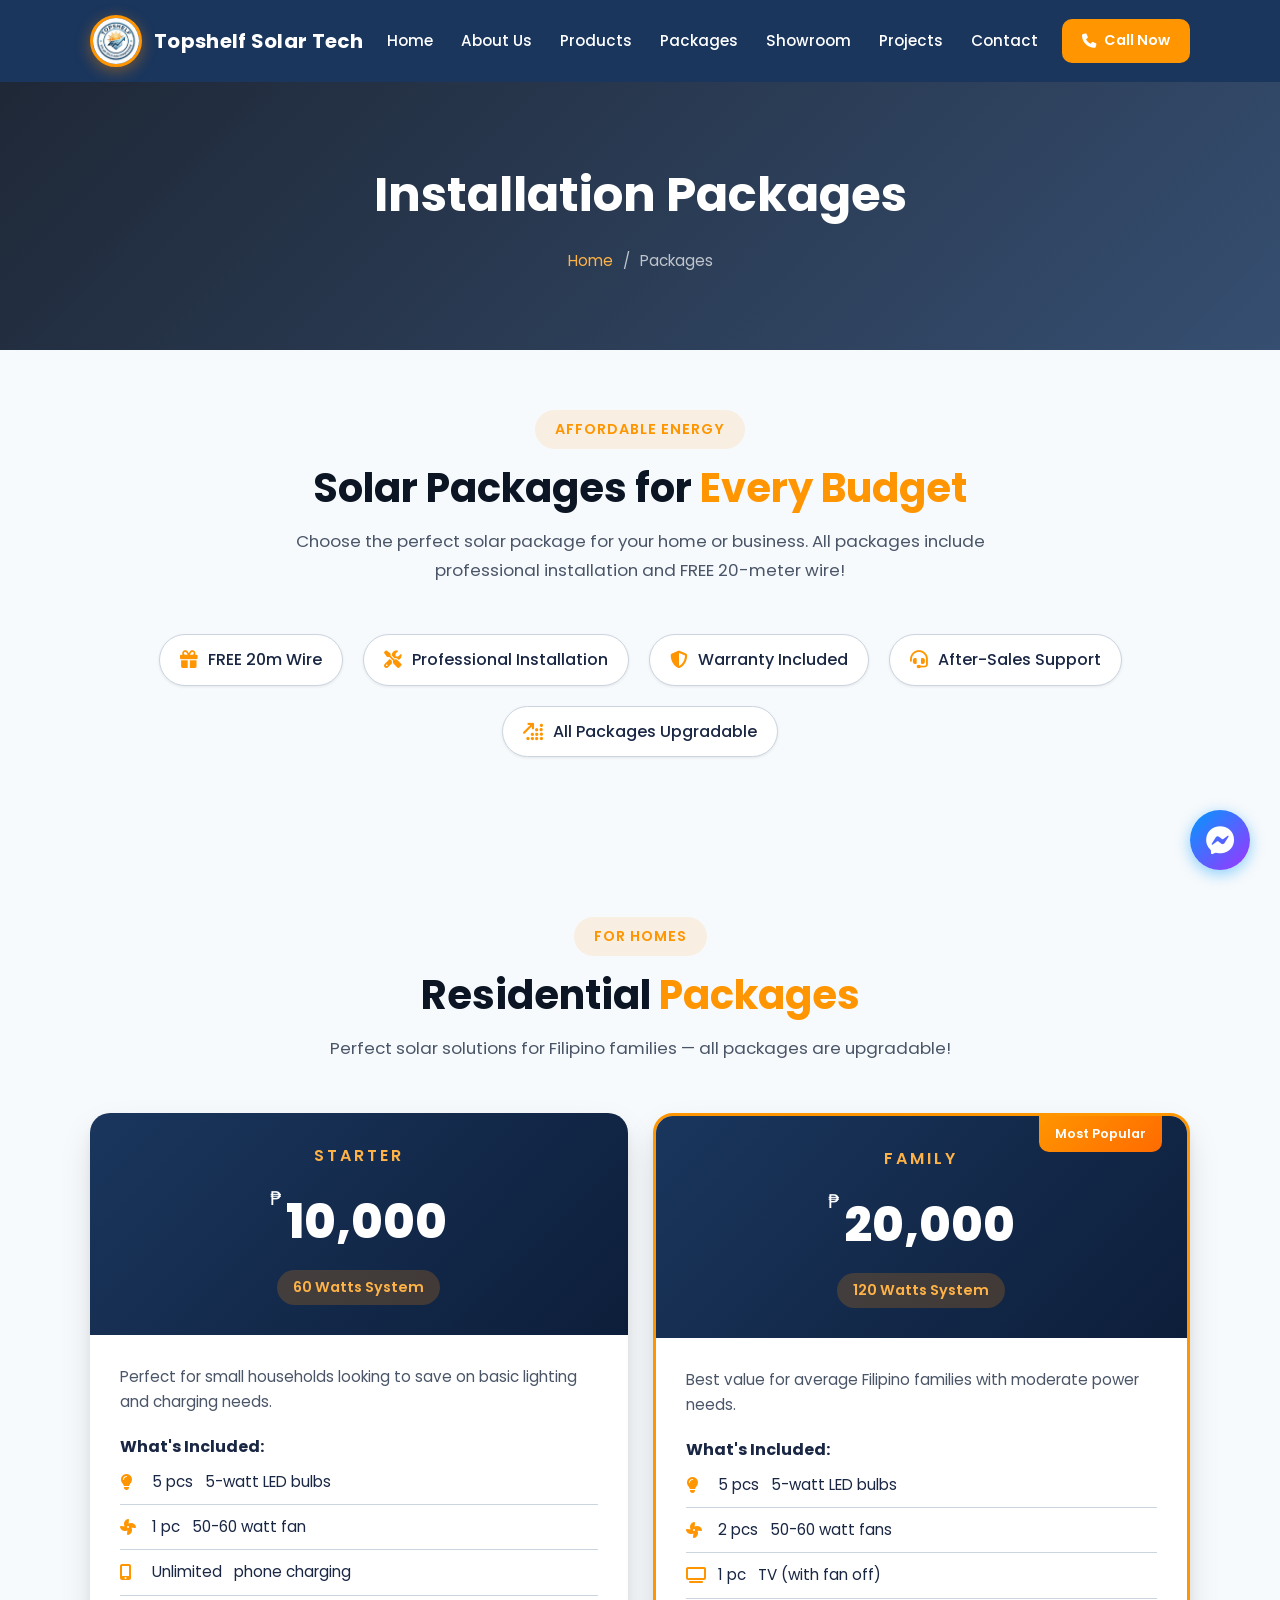
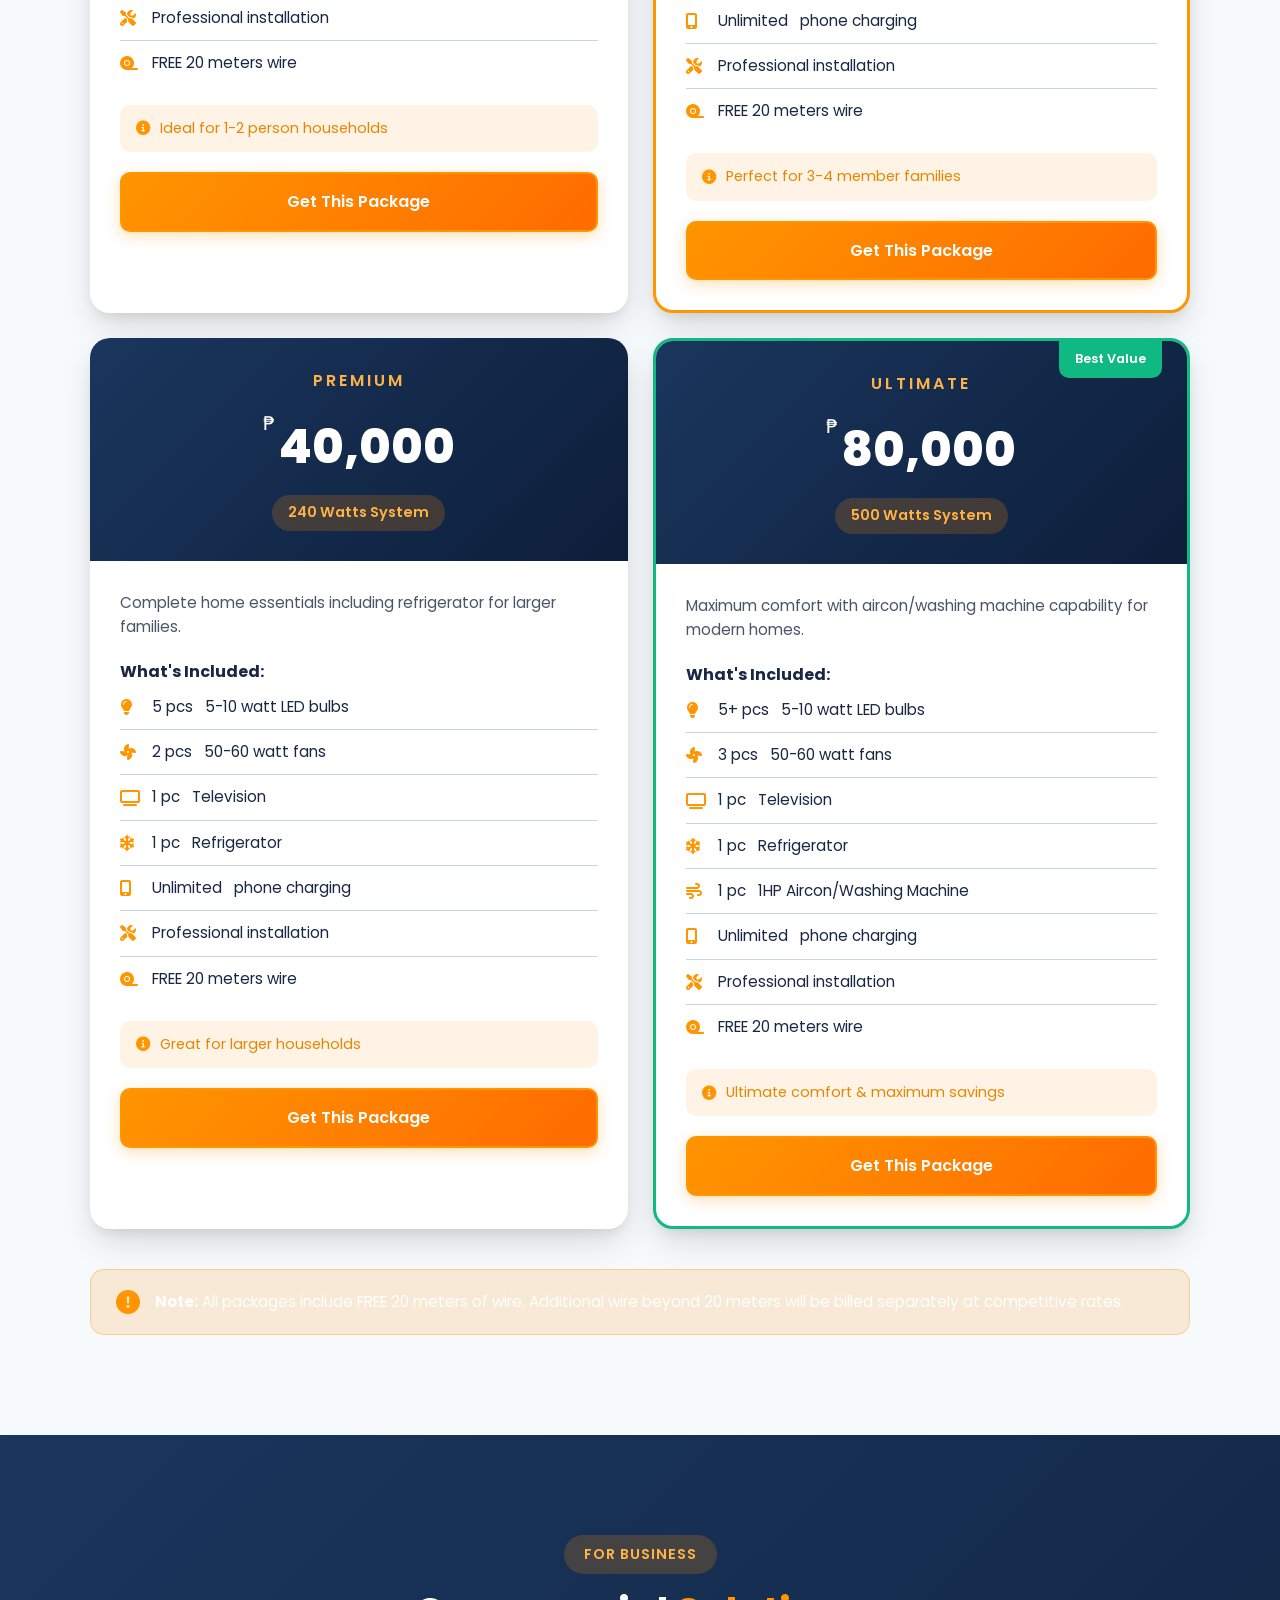
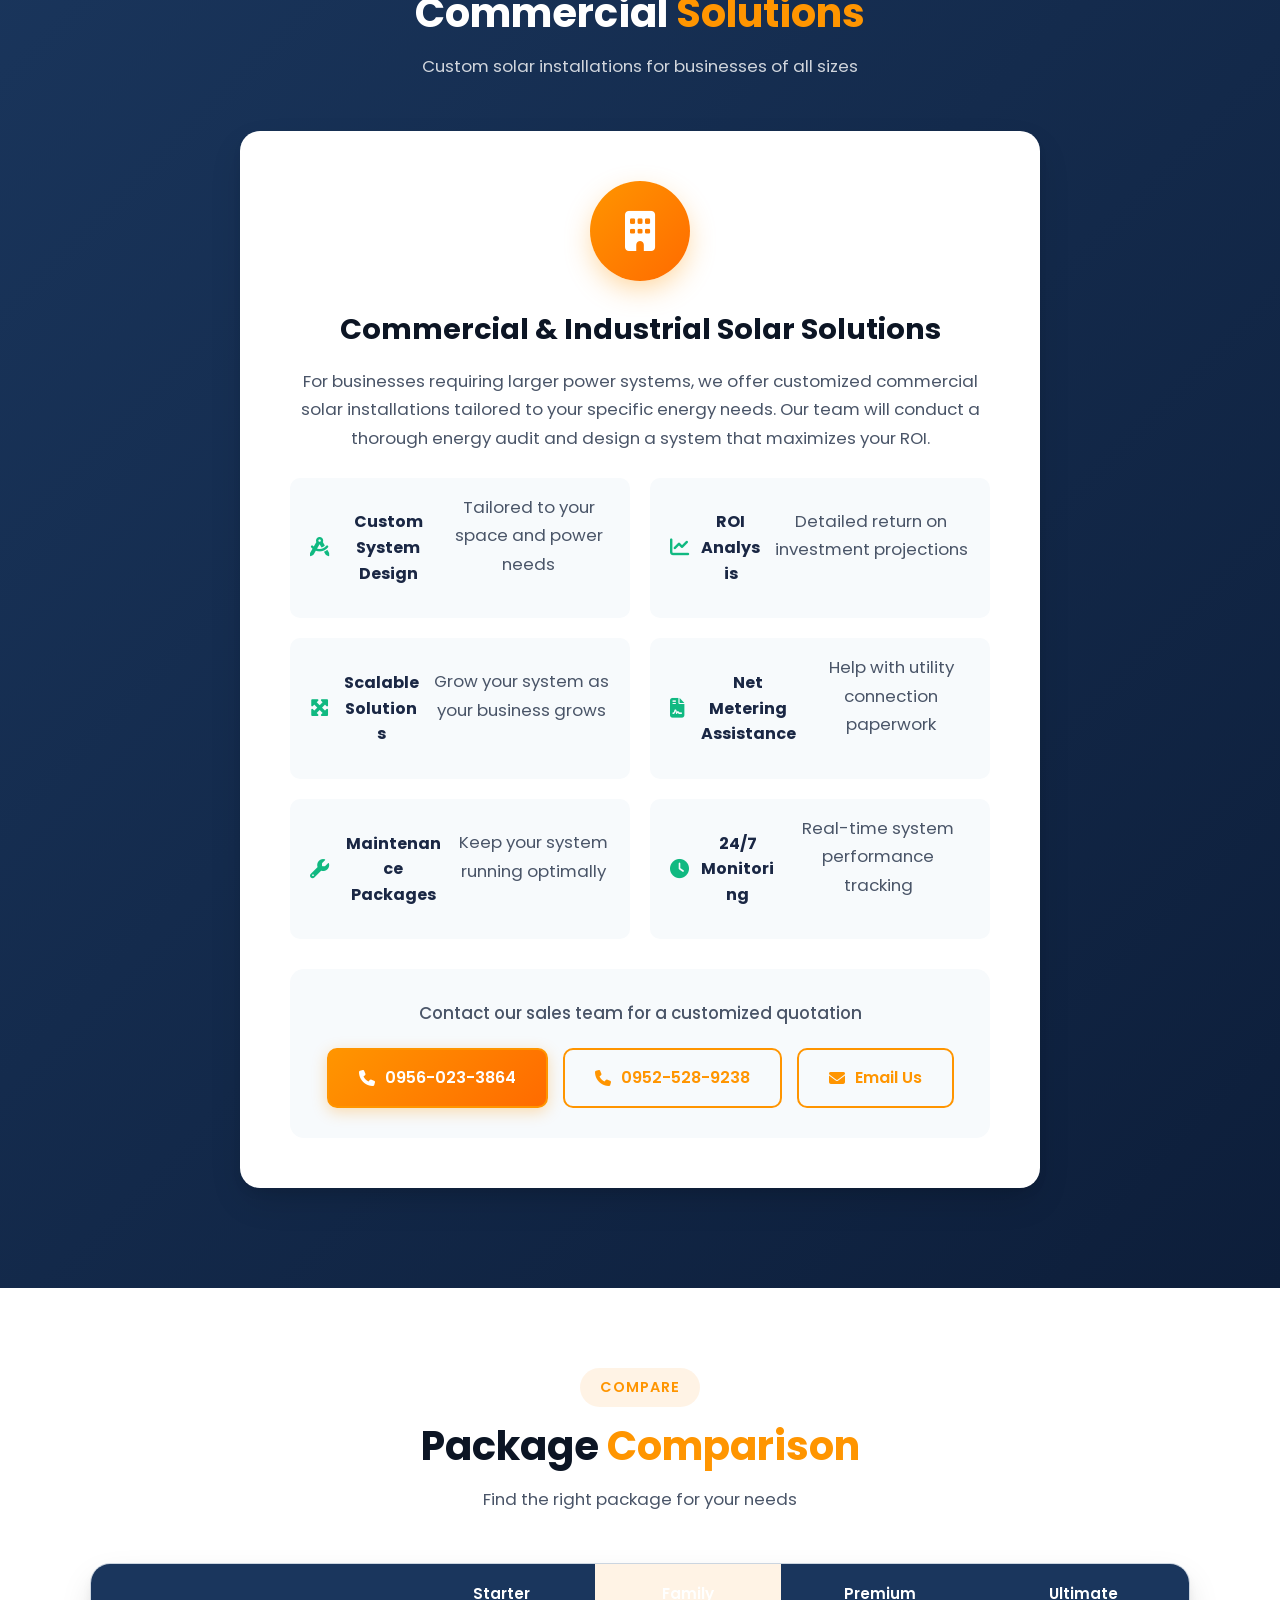
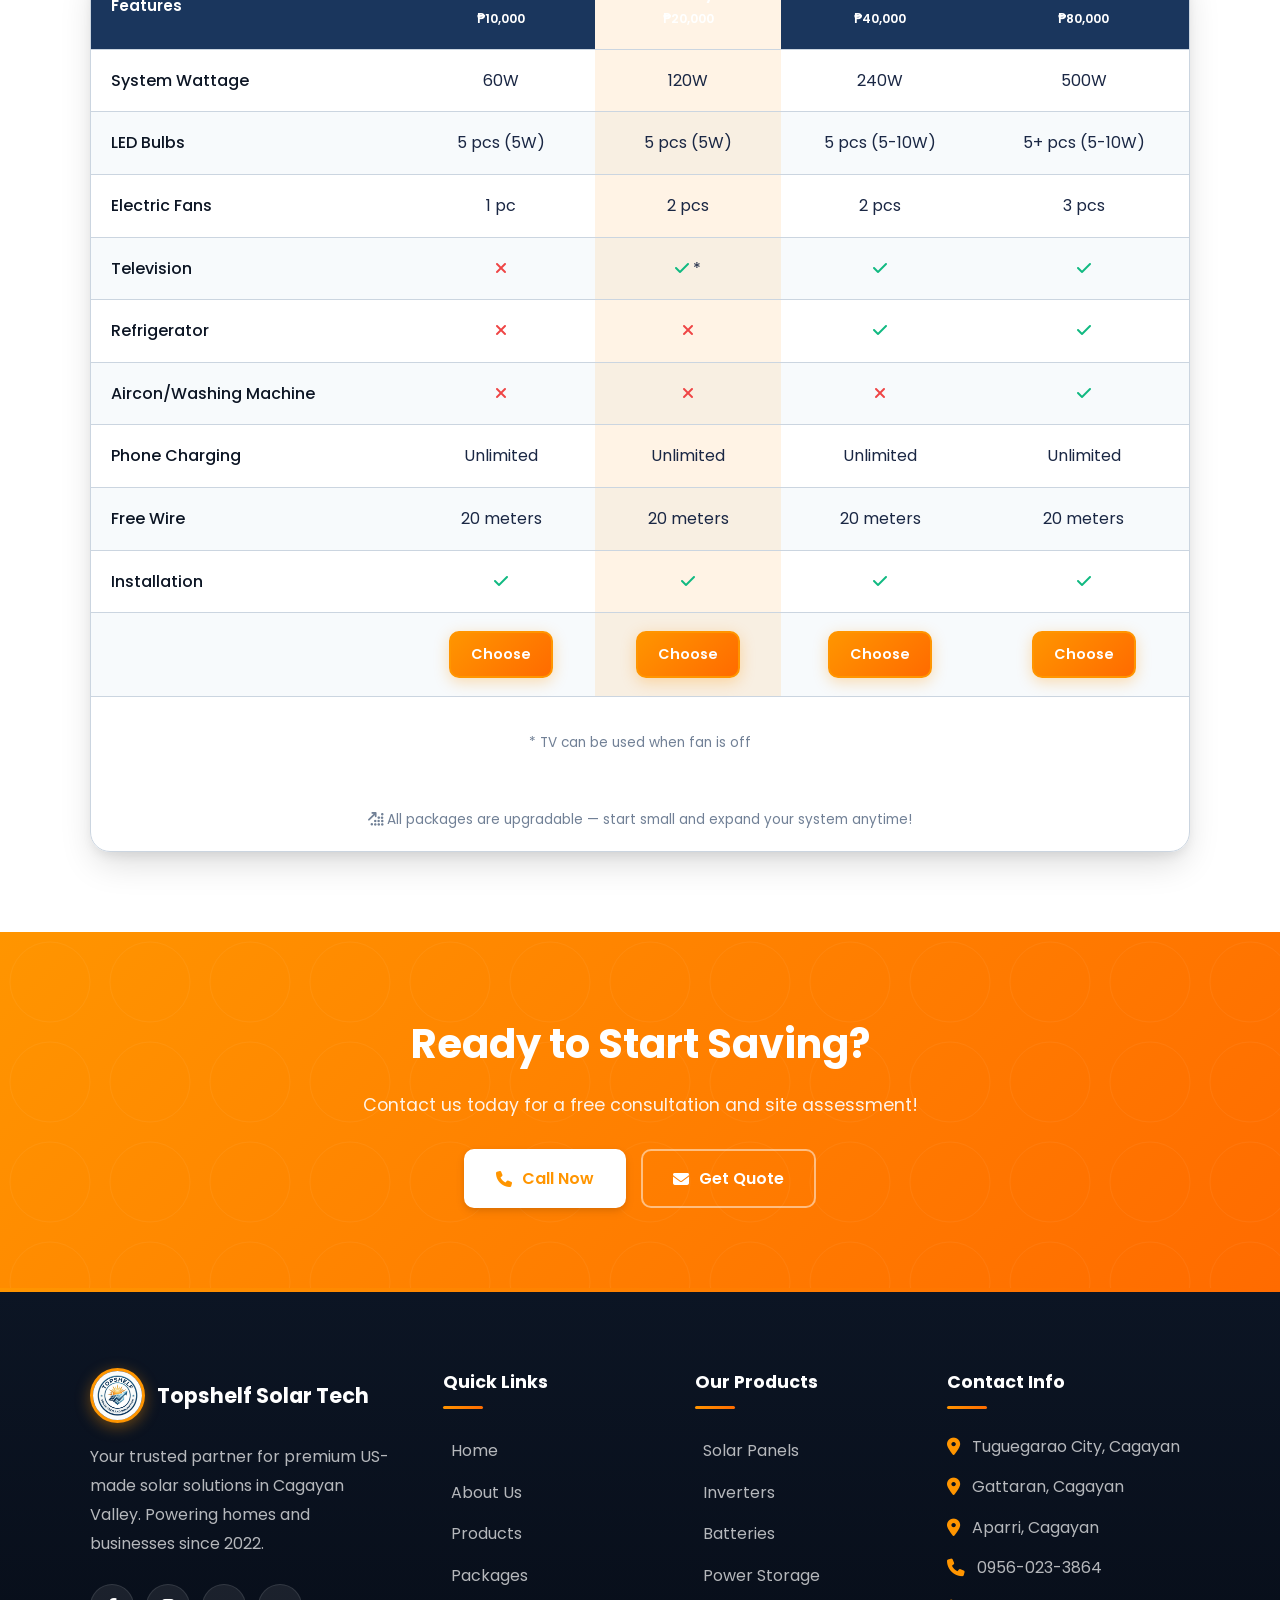
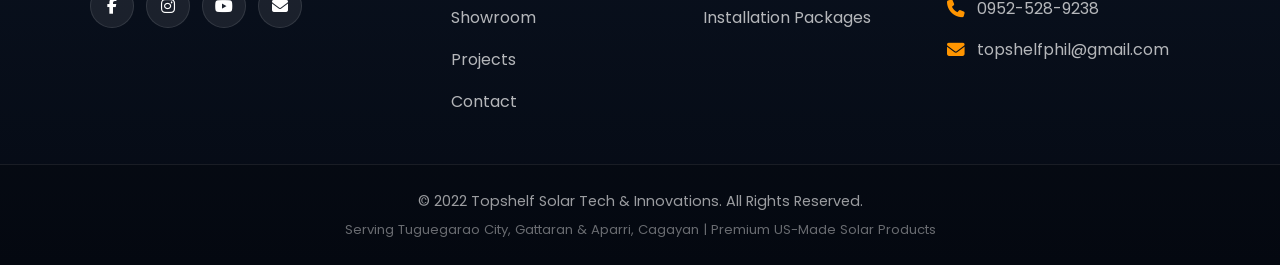
<file: packages.html>
<!DOCTYPE html>
<html lang="en">
<head>
    <meta charset="UTF-8">
    <meta name="viewport" content="width=device-width, initial-scale=1.0">
    <meta name="description" content="Affordable solar installation packages starting at ₱10,000. Residential and commercial solar solutions by Topshelf Solar Tech & Innovations.">
    <meta name="keywords" content="solar installation packages, affordable solar Philippines, residential solar, commercial solar Cagayan">
    <title>Installation Packages | Topshelf Solar Tech & Innovations</title>
    <link rel="icon" type="image/png" sizes="32x32" href="favicon-32.png">
    <link rel="icon" type="image/x-icon" href="favicon.ico">
    <link rel="apple-touch-icon" sizes="180x180" href="favicon-180.png">
    <link href="https://fonts.googleapis.com/css2?family=Poppins:wght@300;400;500;600;700;800&display=swap" rel="stylesheet">
    <link rel="stylesheet" href="https://cdnjs.cloudflare.com/ajax/libs/font-awesome/6.4.0/css/all.min.css">
    <link rel="stylesheet" href="css/style.css?v=20260428b">
    <link rel="stylesheet" href="css/responsive.css?v=20260428b">
</head>
<body>
    <!-- Header -->
    <header id="header" class="header-inner">
        <nav class="navbar">
            <div class="container">
                <a href="./" class="logo">
                    <img src="topshelf.png" alt="Topshelf Solar Tech Logo" class="logo-round">
                    <span>Topshelf Solar Tech</span>
                </a>
                <div class="nav-menu" id="navMenu">
                    <ul class="nav-links">
                        <li><a href="./">Home</a></li>
                        <li><a href="about">About Us</a></li>
                        <li><a href="products">Products</a></li>
                        <li><a href="packages" class="active">Packages</a></li>
                        <li><a href="showroom">Showroom</a></li>
                        <li><a href="projects">Projects</a></li>
                        <li><a href="contact">Contact</a></li>
                    </ul>
                </div>
                <div class="nav-actions">
                    <a href="tel:09560233864" class="call-btn">
                        <i class="fas fa-phone"></i>
                        <span>Call Now</span>
                    </a>
                    <button class="menu-toggle" id="menuToggle" aria-label="Toggle navigation menu" title="Menu">
                        <span></span>
                        <span></span>
                        <span></span>
                    </button>
                </div>
            </div>
        </nav>
    </header>

    <!-- Page Banner -->
    <section class="page-banner page-banner-packages">
        <div class="banner-overlay"></div>
        <div class="container">
            <div class="banner-content">
                <h1>Installation Packages</h1>
                <nav class="breadcrumb">
                    <a href="./">Home</a>
                    <span>/</span>
                    <span>Packages</span>
                </nav>
            </div>
        </div>
    </section>

    <!-- Packages Intro -->
    <section class="packages-intro">
        <div class="container">
            <div class="section-header">
                <span class="section-tag">Affordable Energy</span>
                <h2>Solar Packages for <span class="highlight">Every Budget</span></h2>
                <p>Choose the perfect solar package for your home or business. All packages include professional installation and FREE 20-meter wire!</p>
            </div>
            <div class="package-benefits">
                <div class="benefit-item">
                    <i class="fas fa-gift"></i>
                    <span>FREE 20m Wire</span>
                </div>
                <div class="benefit-item">
                    <i class="fas fa-tools"></i>
                    <span>Professional Installation</span>
                </div>
                <div class="benefit-item">
                    <i class="fas fa-shield-alt"></i>
                    <span>Warranty Included</span>
                </div>
                <div class="benefit-item">
                    <i class="fas fa-headset"></i>
                    <span>After-Sales Support</span>
                </div>
                <div class="benefit-item">
                    <i class="fas fa-arrow-up-right-dots"></i>
                    <span>All Packages Upgradable</span>
                </div>
            </div>
        </div>
    </section>

    <!-- Residential Packages -->
    <section class="packages-section residential">
        <div class="container">
            <div class="section-header">
                <span class="section-tag">For Homes</span>
                <h2>Residential <span class="highlight">Packages</span></h2>
                <p>Perfect solar solutions for Filipino families — all packages are upgradable!</p>
            </div>

            <div class="packages-grid">
                <!-- Package 1 -->
                <div class="package-card">
                    <div class="package-header">
                        <span class="package-name">Starter</span>
                        <div class="package-price">
                            <span class="currency">₱</span>
                            <span class="amount">10,000</span>
                        </div>
                        <span class="package-watts">60 Watts System</span>
                    </div>
                    <div class="package-body">
                        <div class="package-description">
                            <p>Perfect for small households looking to save on basic lighting and charging needs.</p>
                        </div>
                        <h4>What's Included:</h4>
                        <ul class="package-features">
                            <li><i class="fas fa-lightbulb"></i> <span>5 pcs</span> 5-watt LED bulbs</li>
                            <li><i class="fas fa-fan"></i> <span>1 pc</span> 50-60 watt fan</li>
                            <li><i class="fas fa-mobile-alt"></i> <span>Unlimited</span> phone charging</li>
                            <li><i class="fas fa-tools"></i> Professional installation</li>
                            <li><i class="fas fa-tape"></i> FREE 20 meters wire</li>
                        </ul>
                        <div class="package-note">
                            <i class="fas fa-info-circle"></i>
                            <span>Ideal for 1-2 person households</span>
                        </div>
                        <a href="sms:09560233864?body=I'm%20interested%20with%20your%20Solar%20Product" class="btn btn-primary btn-block">Get This Package</a>
                    </div>
                </div>

                <!-- Package 2 -->
                <div class="package-card featured">
                    <div class="featured-badge">Most Popular</div>
                    <div class="package-header">
                        <span class="package-name">Family</span>
                        <div class="package-price">
                            <span class="currency">₱</span>
                            <span class="amount">20,000</span>
                        </div>
                        <span class="package-watts">120 Watts System</span>
                    </div>
                    <div class="package-body">
                        <div class="package-description">
                            <p>Best value for average Filipino families with moderate power needs.</p>
                        </div>
                        <h4>What's Included:</h4>
                        <ul class="package-features">
                            <li><i class="fas fa-lightbulb"></i> <span>5 pcs</span> 5-watt LED bulbs</li>
                            <li><i class="fas fa-fan"></i> <span>2 pcs</span> 50-60 watt fans</li>
                            <li><i class="fas fa-tv"></i> <span>1 pc</span> TV (with fan off)</li>
                            <li><i class="fas fa-mobile-alt"></i> <span>Unlimited</span> phone charging</li>
                            <li><i class="fas fa-tools"></i> Professional installation</li>
                            <li><i class="fas fa-tape"></i> FREE 20 meters wire</li>
                        </ul>
                        <div class="package-note">
                            <i class="fas fa-info-circle"></i>
                            <span>Perfect for 3-4 member families</span>
                        </div>
                        <a href="sms:09560233864?body=I'm%20interested%20with%20your%20Solar%20Product" class="btn btn-primary btn-block">Get This Package</a>
                    </div>
                </div>

                <!-- Package 3 -->
                <div class="package-card">
                    <div class="package-header">
                        <span class="package-name">Premium</span>
                        <div class="package-price">
                            <span class="currency">₱</span>
                            <span class="amount">40,000</span>
                        </div>
                        <span class="package-watts">240 Watts System</span>
                    </div>
                    <div class="package-body">
                        <div class="package-description">
                            <p>Complete home essentials including refrigerator for larger families.</p>
                        </div>
                        <h4>What's Included:</h4>
                        <ul class="package-features">
                            <li><i class="fas fa-lightbulb"></i> <span>5 pcs</span> 5-10 watt LED bulbs</li>
                            <li><i class="fas fa-fan"></i> <span>2 pcs</span> 50-60 watt fans</li>
                            <li><i class="fas fa-tv"></i> <span>1 pc</span> Television</li>
                            <li><i class="fas fa-snowflake"></i> <span>1 pc</span> Refrigerator</li>
                            <li><i class="fas fa-mobile-alt"></i> <span>Unlimited</span> phone charging</li>
                            <li><i class="fas fa-tools"></i> Professional installation</li>
                            <li><i class="fas fa-tape"></i> FREE 20 meters wire</li>
                        </ul>
                        <div class="package-note">
                            <i class="fas fa-info-circle"></i>
                            <span>Great for larger households</span>
                        </div>
                        <a href="sms:09560233864?body=I'm%20interested%20with%20your%20Solar%20Product" class="btn btn-primary btn-block">Get This Package</a>
                    </div>
                </div>

                <!-- Package 4 -->
                <div class="package-card premium">
                    <div class="featured-badge">Best Value</div>
                    <div class="package-header">
                        <span class="package-name">Ultimate</span>
                        <div class="package-price">
                            <span class="currency">₱</span>
                            <span class="amount">80,000</span>
                        </div>
                        <span class="package-watts">500 Watts System</span>
                    </div>
                    <div class="package-body">
                        <div class="package-description">
                            <p>Maximum comfort with aircon/washing machine capability for modern homes.</p>
                        </div>
                        <h4>What's Included:</h4>
                        <ul class="package-features">
                            <li><i class="fas fa-lightbulb"></i> <span>5+ pcs</span> 5-10 watt LED bulbs</li>
                            <li><i class="fas fa-fan"></i> <span>3 pcs</span> 50-60 watt fans</li>
                            <li><i class="fas fa-tv"></i> <span>1 pc</span> Television</li>
                            <li><i class="fas fa-snowflake"></i> <span>1 pc</span> Refrigerator</li>
                            <li><i class="fas fa-wind"></i> <span>1 pc</span> 1HP Aircon/Washing Machine</li>
                            <li><i class="fas fa-mobile-alt"></i> <span>Unlimited</span> phone charging</li>
                            <li><i class="fas fa-tools"></i> Professional installation</li>
                            <li><i class="fas fa-tape"></i> FREE 20 meters wire</li>
                        </ul>
                        <div class="package-note">
                            <i class="fas fa-info-circle"></i>
                            <span>Ultimate comfort & maximum savings</span>
                        </div>
                        <a href="sms:09560233864?body=I'm%20interested%20with%20your%20Solar%20Product" class="btn btn-primary btn-block">Get This Package</a>
                    </div>
                </div>
            </div>

            <div class="wire-notice">
                <i class="fas fa-exclamation-circle"></i>
                <p><strong>Note:</strong> All packages include FREE 20 meters of wire. Additional wire beyond 20 meters will be billed separately at competitive rates.</p>
            </div>
        </div>
    </section>

    <!-- Commercial Section -->
    <section class="packages-section commercial">
        <div class="container">
            <div class="section-header light">
                <span class="section-tag">For Business</span>
                <h2>Commercial <span class="highlight">Solutions</span></h2>
                <p>Custom solar installations for businesses of all sizes</p>
            </div>

            <div class="commercial-content">
                <div class="commercial-card">
                    <div class="commercial-icon">
                        <i class="fas fa-building"></i>
                    </div>
                    <h3>Commercial & Industrial Solar Solutions</h3>
                    <p>For businesses requiring larger power systems, we offer customized commercial solar installations tailored to your specific energy needs. Our team will conduct a thorough energy audit and design a system that maximizes your ROI.</p>
                    
                    <div class="commercial-features-grid">
                        <div class="commercial-feature">
                            <i class="fas fa-drafting-compass"></i>
                            <h4>Custom System Design</h4>
                            <p>Tailored to your space and power needs</p>
                        </div>
                        <div class="commercial-feature">
                            <i class="fas fa-chart-line"></i>
                            <h4>ROI Analysis</h4>
                            <p>Detailed return on investment projections</p>
                        </div>
                        <div class="commercial-feature">
                            <i class="fas fa-expand-arrows-alt"></i>
                            <h4>Scalable Solutions</h4>
                            <p>Grow your system as your business grows</p>
                        </div>
                        <div class="commercial-feature">
                            <i class="fas fa-file-contract"></i>
                            <h4>Net Metering Assistance</h4>
                            <p>Help with utility connection paperwork</p>
                        </div>
                        <div class="commercial-feature">
                            <i class="fas fa-wrench"></i>
                            <h4>Maintenance Packages</h4>
                            <p>Keep your system running optimally</p>
                        </div>
                        <div class="commercial-feature">
                            <i class="fas fa-clock"></i>
                            <h4>24/7 Monitoring</h4>
                            <p>Real-time system performance tracking</p>
                        </div>
                    </div>

                    <div class="commercial-cta">
                        <p>Contact our sales team for a customized quotation</p>
                        <div class="contact-buttons">
                            <a href="tel:09560233864" class="btn btn-primary"><i class="fas fa-phone"></i> 0956-023-3864</a>
                            <a href="tel:09525289238" class="btn btn-outline"><i class="fas fa-phone"></i> 0952-528-9238</a>
                            <a href="mailto:topshelfphil@gmail.com" class="btn btn-outline"><i class="fas fa-envelope"></i> Email Us</a>
                        </div>
                    </div>
                </div>
            </div>
        </div>
    </section>

    <!-- Package Comparison -->
    <section class="comparison-section">
        <div class="container">
            <div class="section-header">
                <span class="section-tag">Compare</span>
                <h2>Package <span class="highlight">Comparison</span></h2>
                <p>Find the right package for your needs</p>
            </div>

            <div class="comparison-table-wrapper">
                <table class="comparison-table">
                    <thead>
                        <tr>
                            <th>Features</th>
                            <th>Starter<br><small>₱10,000</small></th>
                            <th class="highlight-col">Family<br><small>₱20,000</small></th>
                            <th>Premium<br><small>₱40,000</small></th>
                            <th>Ultimate<br><small>₱80,000</small></th>
                        </tr>
                    </thead>
                    <tbody>
                        <tr>
                            <td>System Wattage</td>
                            <td>60W</td>
                            <td class="highlight-col">120W</td>
                            <td>240W</td>
                            <td>500W</td>
                        </tr>
                        <tr>
                            <td>LED Bulbs</td>
                            <td>5 pcs (5W)</td>
                            <td class="highlight-col">5 pcs (5W)</td>
                            <td>5 pcs (5-10W)</td>
                            <td>5+ pcs (5-10W)</td>
                        </tr>
                        <tr>
                            <td>Electric Fans</td>
                            <td>1 pc</td>
                            <td class="highlight-col">2 pcs</td>
                            <td>2 pcs</td>
                            <td>3 pcs</td>
                        </tr>
                        <tr>
                            <td>Television</td>
                            <td><i class="fas fa-times text-danger"></i></td>
                            <td class="highlight-col"><i class="fas fa-check text-success"></i> *</td>
                            <td><i class="fas fa-check text-success"></i></td>
                            <td><i class="fas fa-check text-success"></i></td>
                        </tr>
                        <tr>
                            <td>Refrigerator</td>
                            <td><i class="fas fa-times text-danger"></i></td>
                            <td class="highlight-col"><i class="fas fa-times text-danger"></i></td>
                            <td><i class="fas fa-check text-success"></i></td>
                            <td><i class="fas fa-check text-success"></i></td>
                        </tr>
                        <tr>
                            <td>Aircon/Washing Machine</td>
                            <td><i class="fas fa-times text-danger"></i></td>
                            <td class="highlight-col"><i class="fas fa-times text-danger"></i></td>
                            <td><i class="fas fa-times text-danger"></i></td>
                            <td><i class="fas fa-check text-success"></i></td>
                        </tr>
                        <tr>
                            <td>Phone Charging</td>
                            <td>Unlimited</td>
                            <td class="highlight-col">Unlimited</td>
                            <td>Unlimited</td>
                            <td>Unlimited</td>
                        </tr>
                        <tr>
                            <td>Free Wire</td>
                            <td>20 meters</td>
                            <td class="highlight-col">20 meters</td>
                            <td>20 meters</td>
                            <td>20 meters</td>
                        </tr>
                        <tr>
                            <td>Installation</td>
                            <td><i class="fas fa-check text-success"></i></td>
                            <td class="highlight-col"><i class="fas fa-check text-success"></i></td>
                            <td><i class="fas fa-check text-success"></i></td>
                            <td><i class="fas fa-check text-success"></i></td>
                        </tr>
                        <tr>
                            <td></td>
                            <td><a href="sms:09560233864?body=I'm%20interested%20with%20your%20Solar%20Product" class="btn btn-sm btn-primary">Choose</a></td>
                            <td class="highlight-col"><a href="sms:09560233864?body=I'm%20interested%20with%20your%20Solar%20Product" class="btn btn-sm btn-primary">Choose</a></td>
                            <td><a href="sms:09560233864?body=I'm%20interested%20with%20your%20Solar%20Product" class="btn btn-sm btn-primary">Choose</a></td>
                            <td><a href="sms:09560233864?body=I'm%20interested%20with%20your%20Solar%20Product" class="btn btn-sm btn-primary">Choose</a></td>
                        </tr>
                    </tbody>
                </table>
                <p class="table-note">* TV can be used when fan is off</p>
                <p class="table-note"><i class="fas fa-arrow-up-right-dots"></i> All packages are upgradable — start small and expand your system anytime!</p>
            </div>
        </div>
    </section>

    <!-- CTA Section -->
    <section class="cta-section">
        <div class="container">
            <div class="cta-content">
                <h2>Ready to Start Saving?</h2>
                <p>Contact us today for a free consultation and site assessment!</p>
                <div class="cta-buttons">
                    <a href="tel:09560233864" class="btn btn-light"><i class="fas fa-phone"></i> Call Now</a>
                    <a href="contact" class="btn btn-outline-light"><i class="fas fa-envelope"></i> Get Quote</a>
                </div>
            </div>
        </div>
    </section>

    <!-- Footer -->
    <footer class="footer">
        <div class="footer-top">
            <div class="container">
                <div class="footer-grid">
                    <div class="footer-about">
                        <a href="./" class="footer-logo">
                            <img src="topshelf.png" alt="Topshelf Solar Tech" class="logo-round">
                            <span>Topshelf Solar Tech</span>
                        </a>
                        <p>Your trusted partner for premium US-made solar solutions in Cagayan Valley. Powering homes and businesses since 2022.</p>
                        <div class="social-links">
                            <a href="https://www.facebook.com/topshelfsolar" target="_blank" rel="noopener noreferrer" aria-label="Facebook"><i class="fab fa-facebook-f"></i></a>
                            <a href="https://www.facebook.com/topshelfsolar" target="_blank" rel="noopener noreferrer" aria-label="Instagram"><i class="fab fa-instagram"></i></a>
                            <a href="https://www.facebook.com/topshelfsolar" target="_blank" rel="noopener noreferrer" aria-label="YouTube"><i class="fab fa-youtube"></i></a>
                            <a href="mailto:topshelfphil@gmail.com" aria-label="Email"><i class="fas fa-envelope"></i></a>
                        </div>
                    </div>
                    <div class="footer-links">
                        <h4>Quick Links</h4>
                        <ul>
                            <li><a href="./">Home</a></li>
                            <li><a href="about">About Us</a></li>
                            <li><a href="products">Products</a></li>
                            <li><a href="packages">Packages</a></li>
                            <li><a href="showroom">Showroom</a></li>
                            <li><a href="projects">Projects</a></li>
                            <li><a href="contact">Contact</a></li>
                        </ul>
                    </div>
                    <div class="footer-links">
                        <h4>Our Products</h4>
                        <ul>
                            <li><a href="products">Solar Panels</a></li>
                            <li><a href="products">Inverters</a></li>
                            <li><a href="products">Batteries</a></li>
                            <li><a href="products">Power Storage</a></li>
                            <li><a href="packages">Installation Packages</a></li>
                        </ul>
                    </div>
                    <div class="footer-contact">
                        <h4>Contact Info</h4>
                        <ul>
                            <li>
                                <i class="fas fa-map-marker-alt"></i>
                                <span>Tuguegarao City, Cagayan</span>
                            </li>
                            <li>
                                <i class="fas fa-map-marker-alt"></i>
                                <span>Gattaran, Cagayan</span>
                            </li>
                            <li>
                                <i class="fas fa-map-marker-alt"></i>
                                <span>Aparri, Cagayan</span>
                            </li>
                            <li>
                                <i class="fas fa-phone"></i>
                                <a href="tel:09560233864">0956-023-3864</a>
                            </li>
                            <li>
                                <i class="fas fa-phone"></i>
                                <a href="tel:09525289238">0952-528-9238</a>
                            </li>
                            <li>
                                <i class="fas fa-envelope"></i>
                                <a href="mailto:topshelfphil@gmail.com">topshelfphil@gmail.com</a>
                            </li>
                        </ul>
                    </div>
                </div>
            </div>
        </div>
        <div class="footer-bottom">
            <div class="container">
                <p>&copy; 2022 Topshelf Solar Tech & Innovations. All Rights Reserved.</p>
                <p>Serving Tuguegarao City, Gattaran & Aparri, Cagayan | Premium US-Made Solar Products</p>
            </div>
        </div>
    </footer>

    <!-- Back to Top -->
    <button id="backToTop" class="back-to-top" aria-label="Back to top" title="Back to Top">
        <i class="fas fa-chevron-up"></i>
    </button>

    <!-- WhatsApp Float -->
    <a href="https://m.me/topshelfsolar" class="whatsapp-float" target="_blank" rel="noopener" aria-label="Chat with us on Messenger" title="Chat on Messenger">
        <i class="fab fa-facebook-messenger"></i>
    </a>

    <script src="js/main.js"></script>
</body>
</html>
</file>
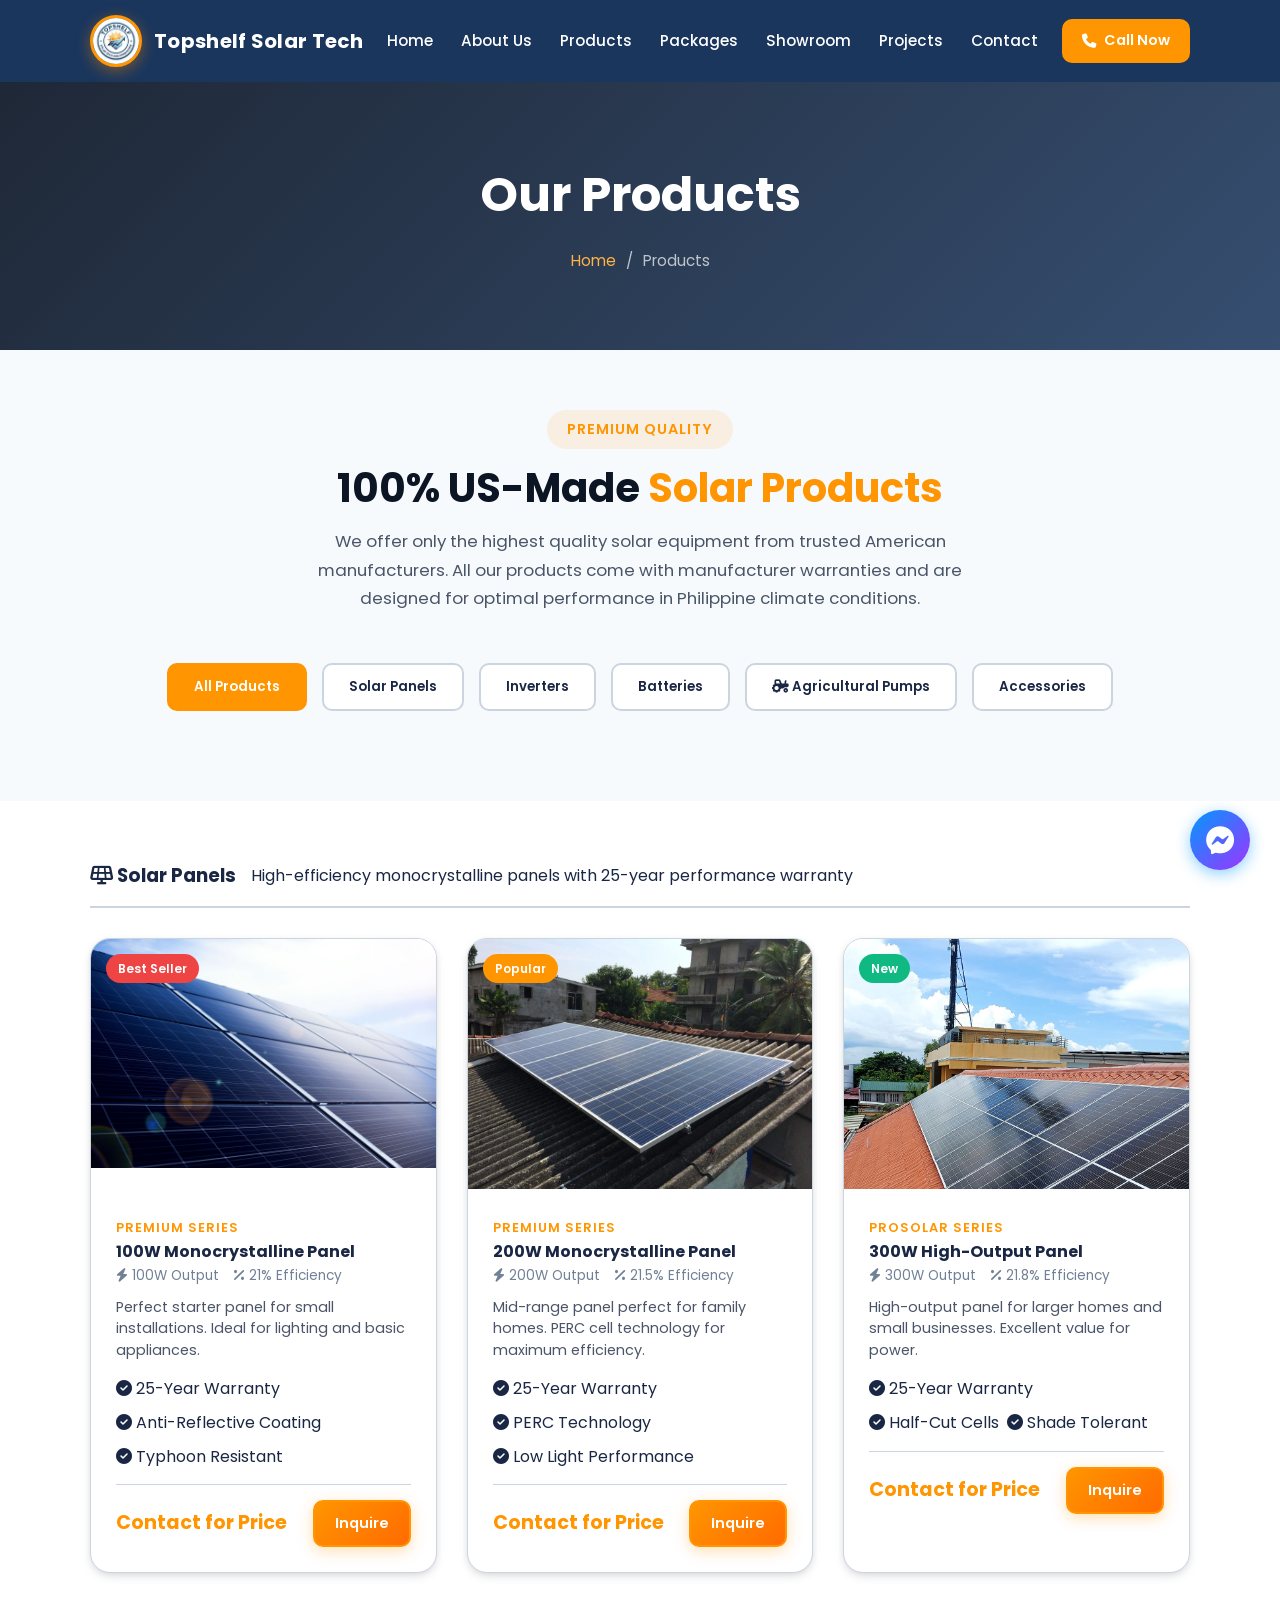
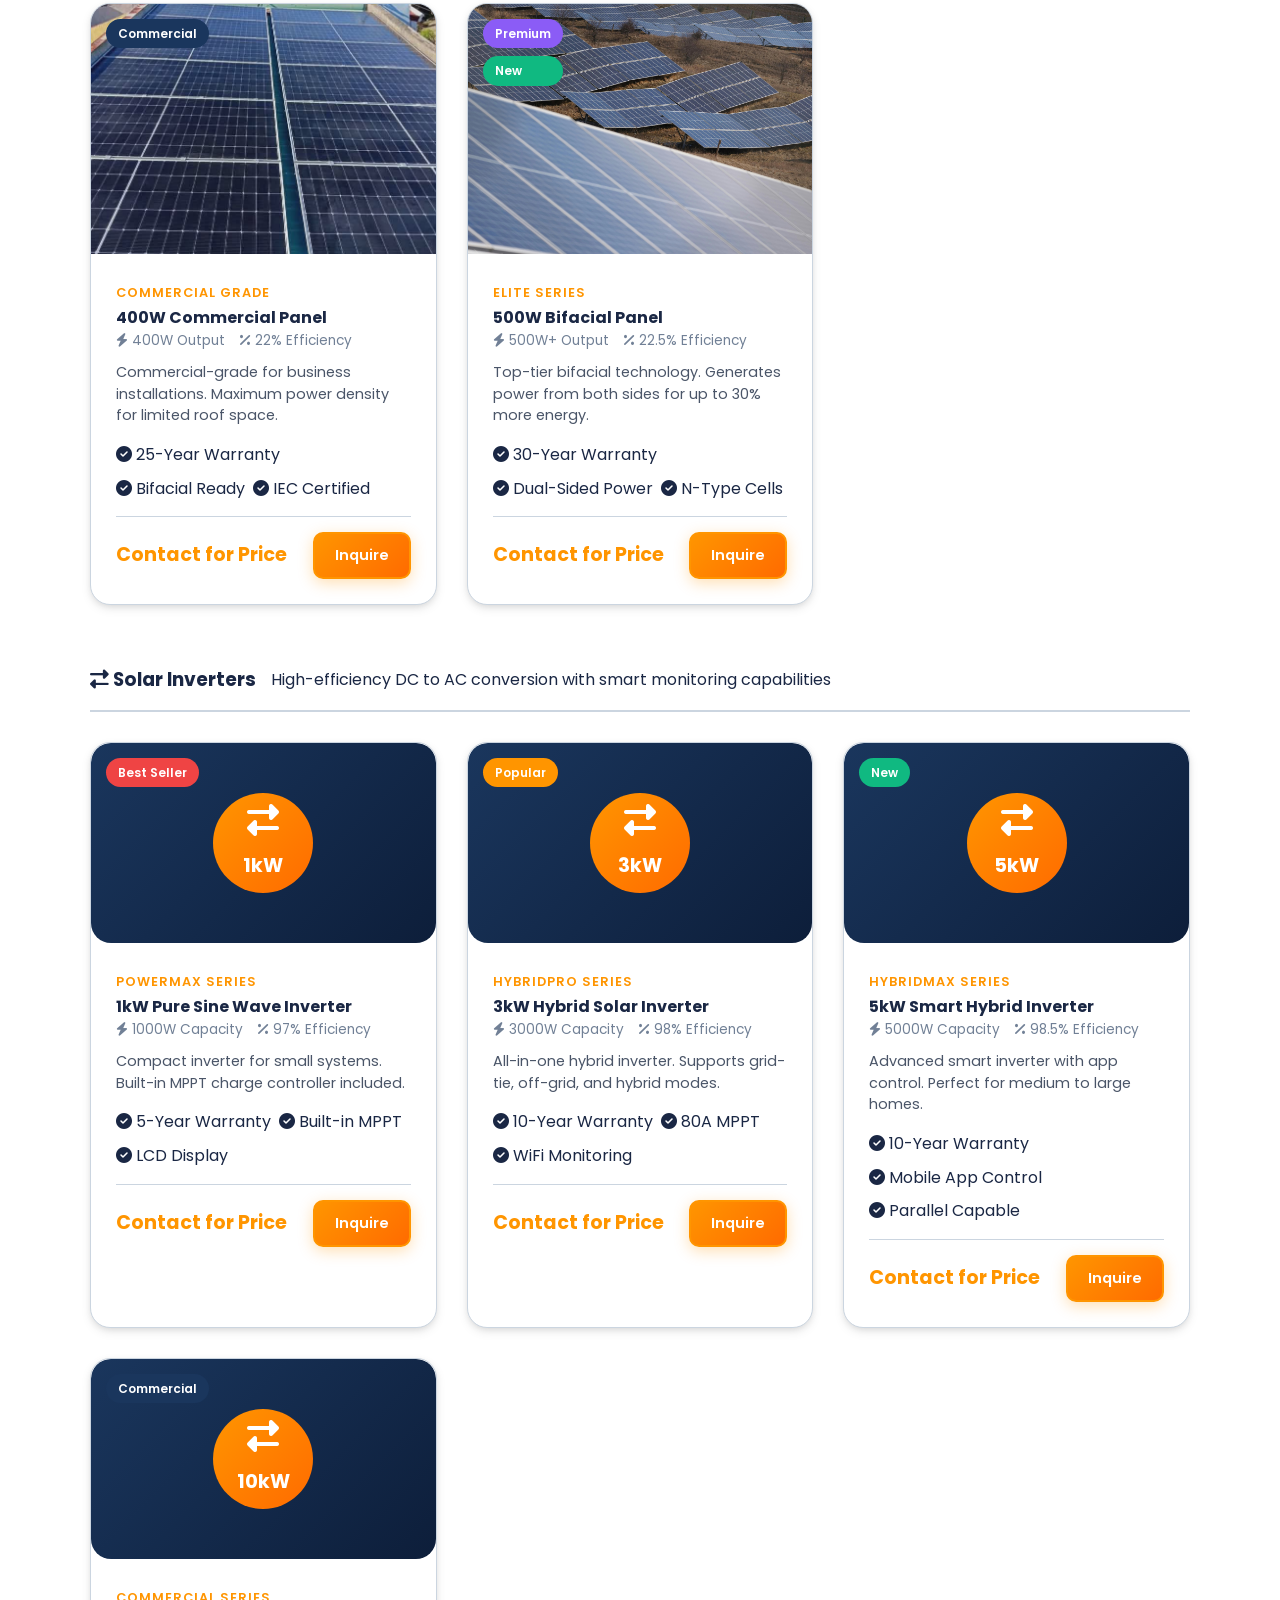
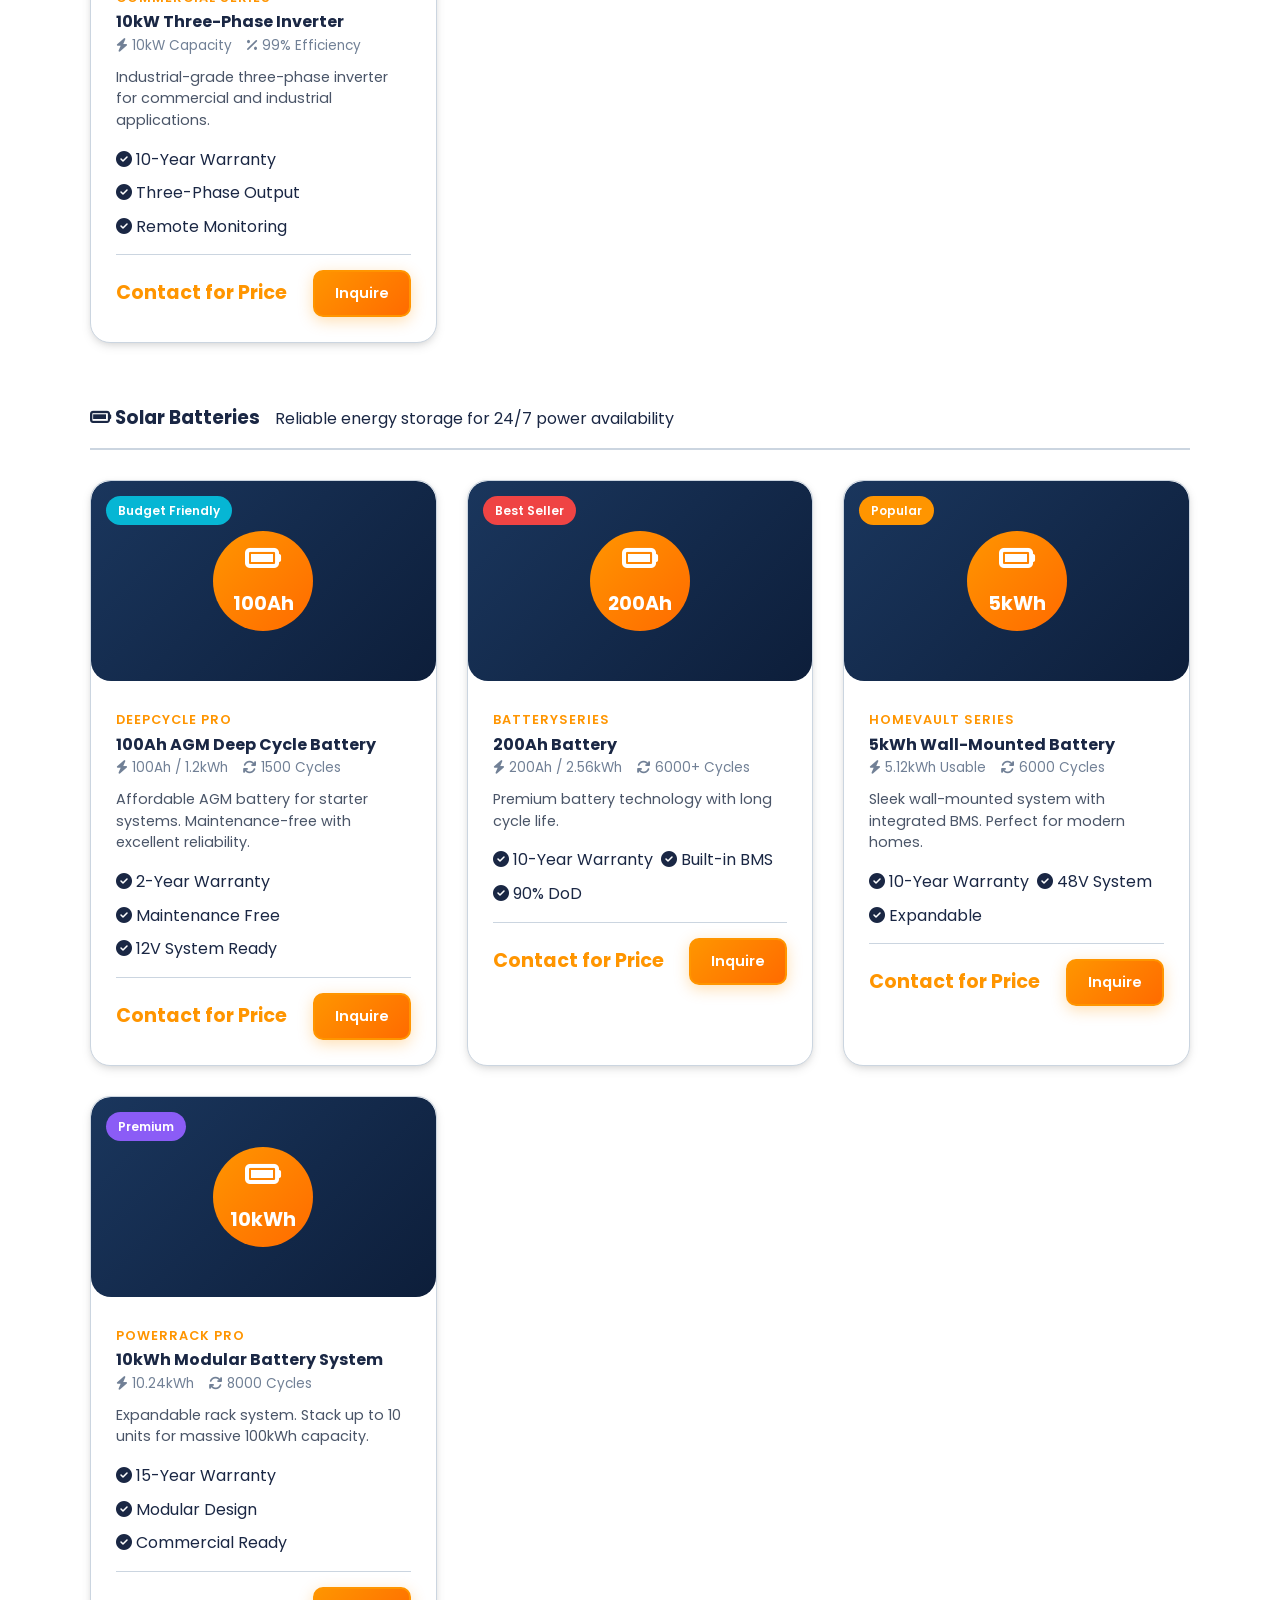
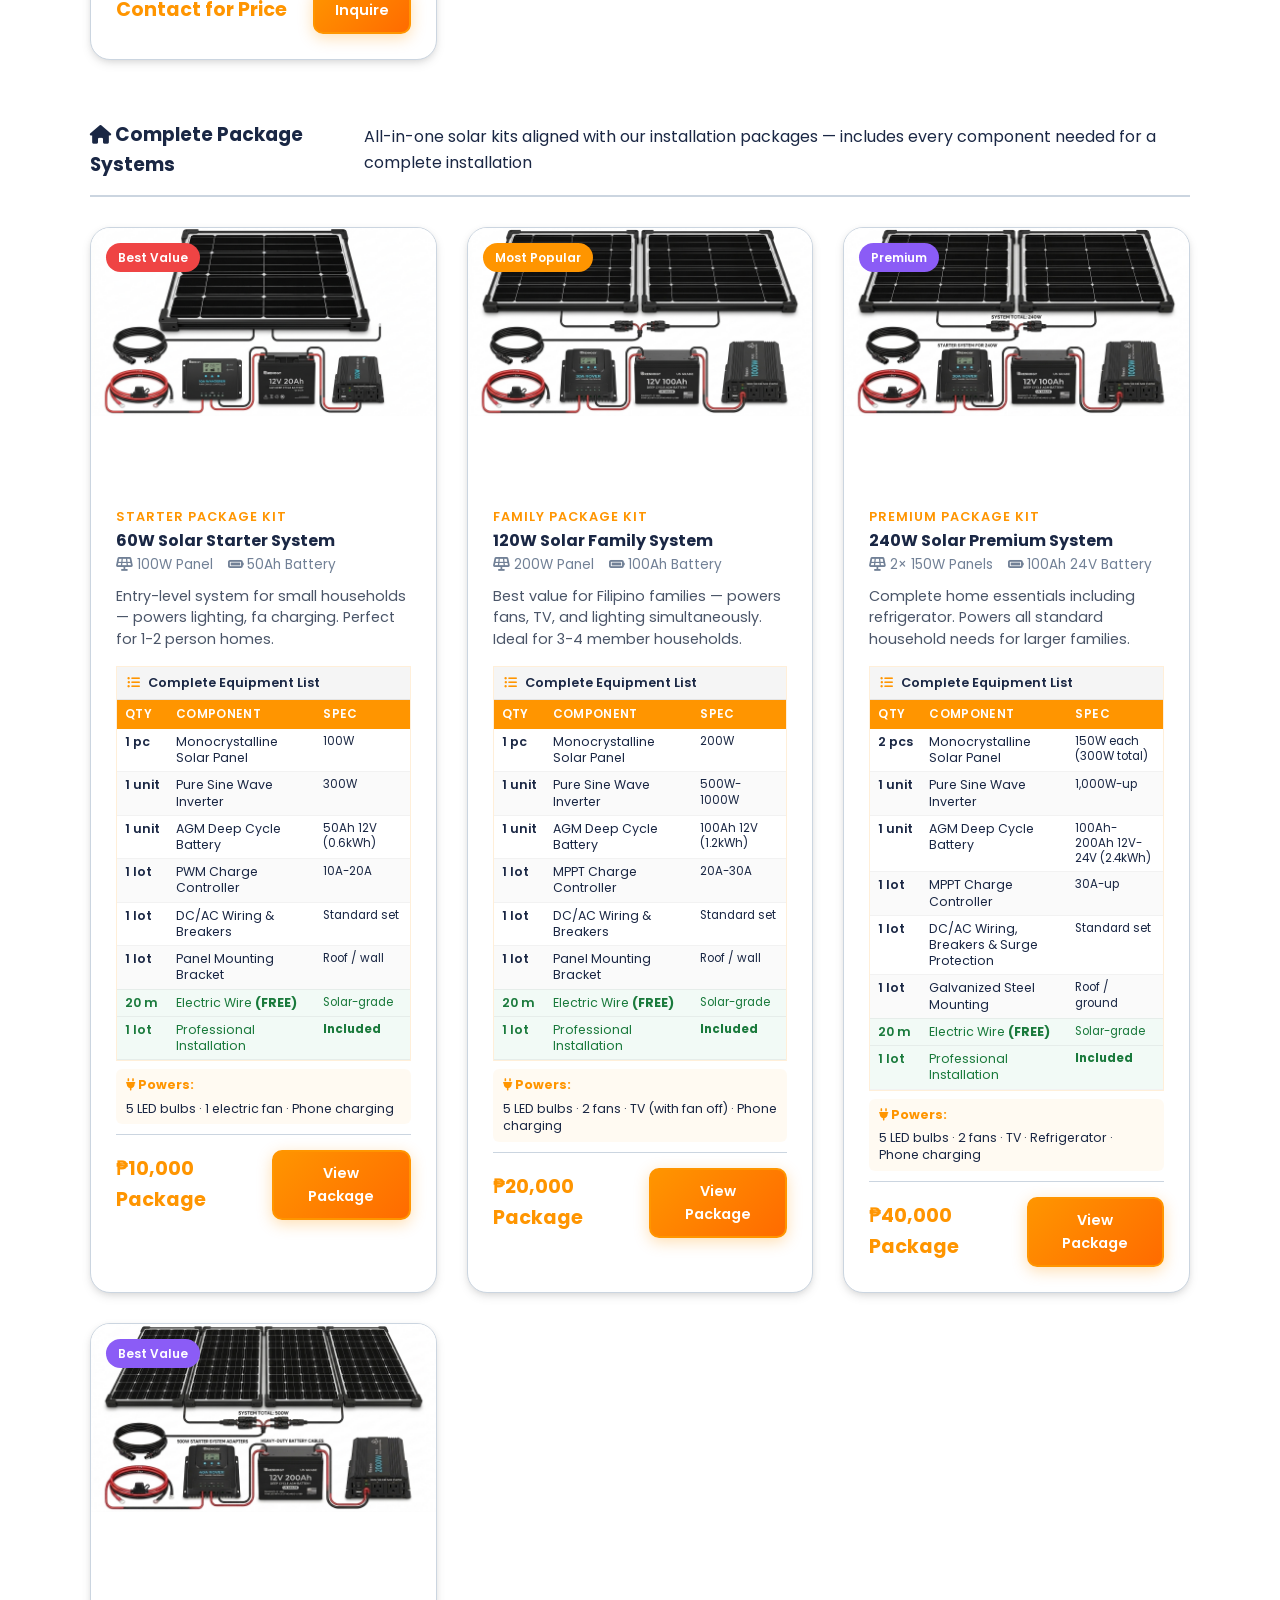
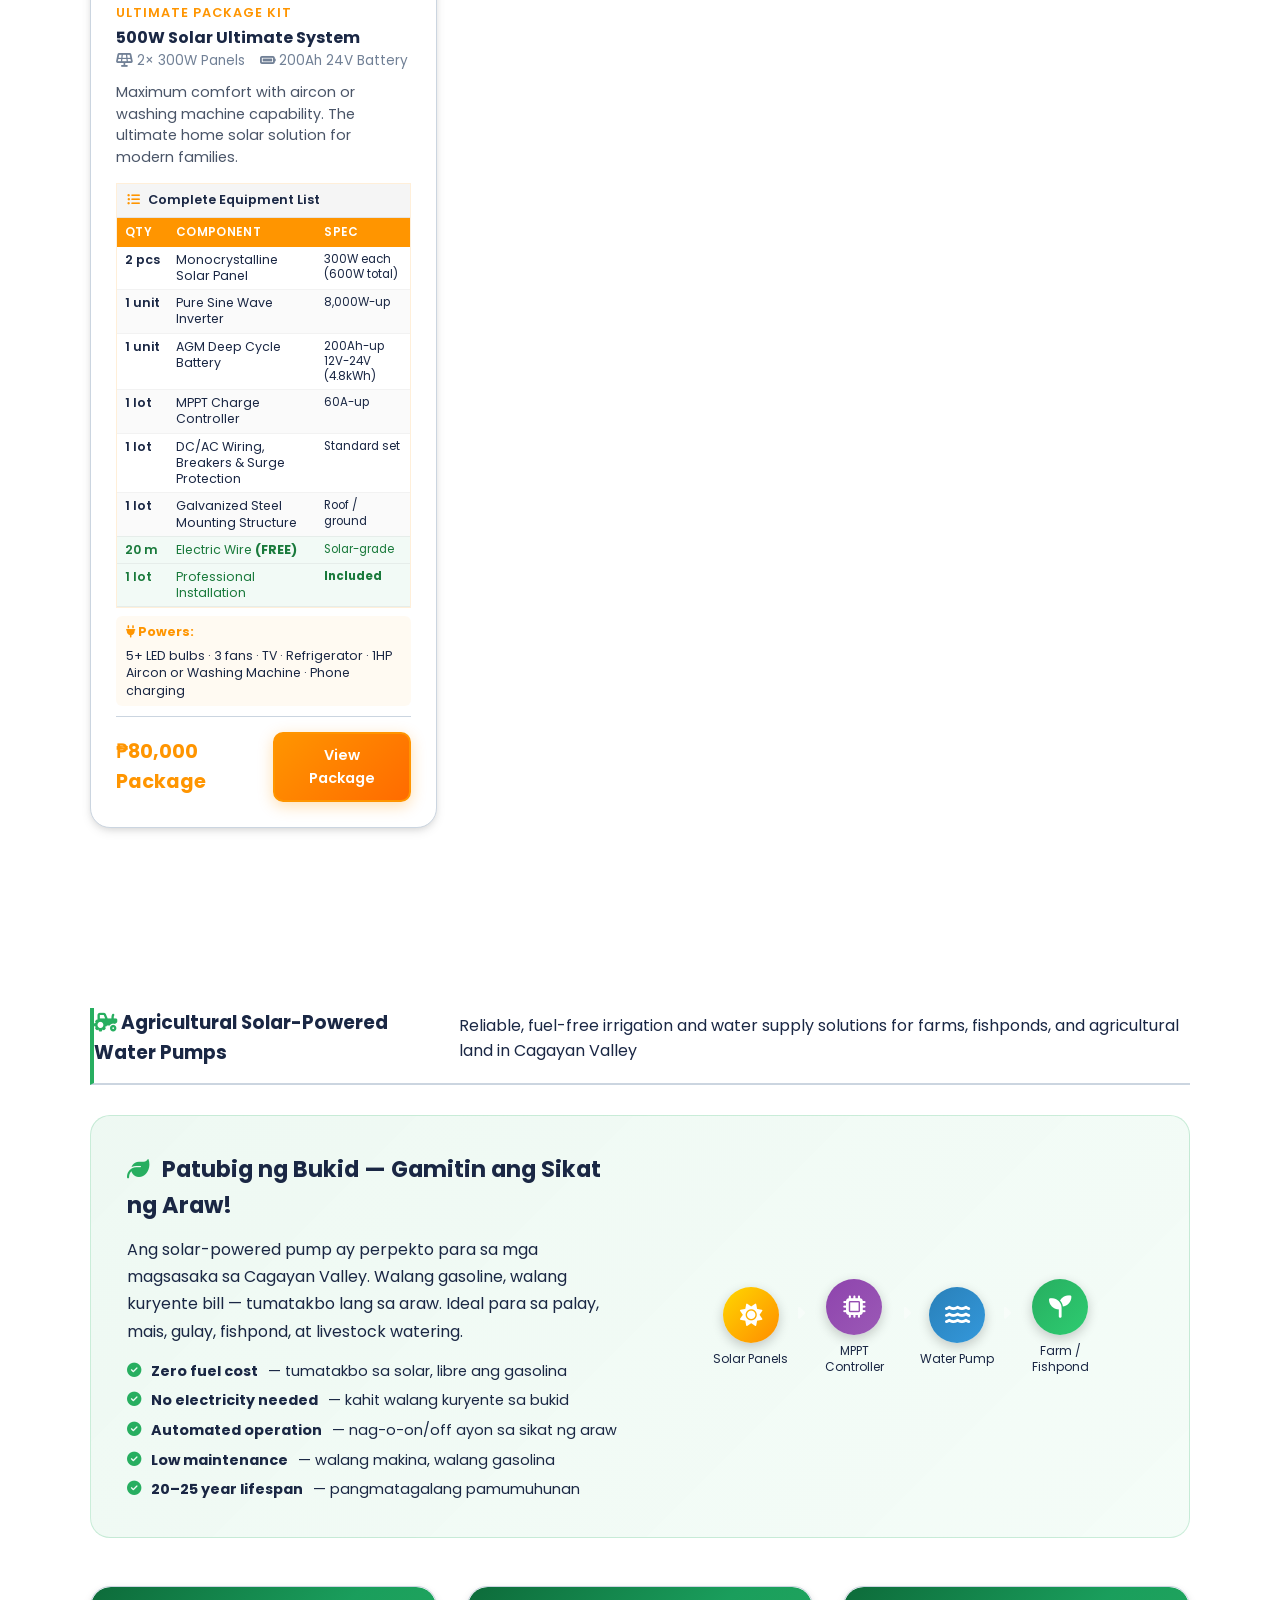
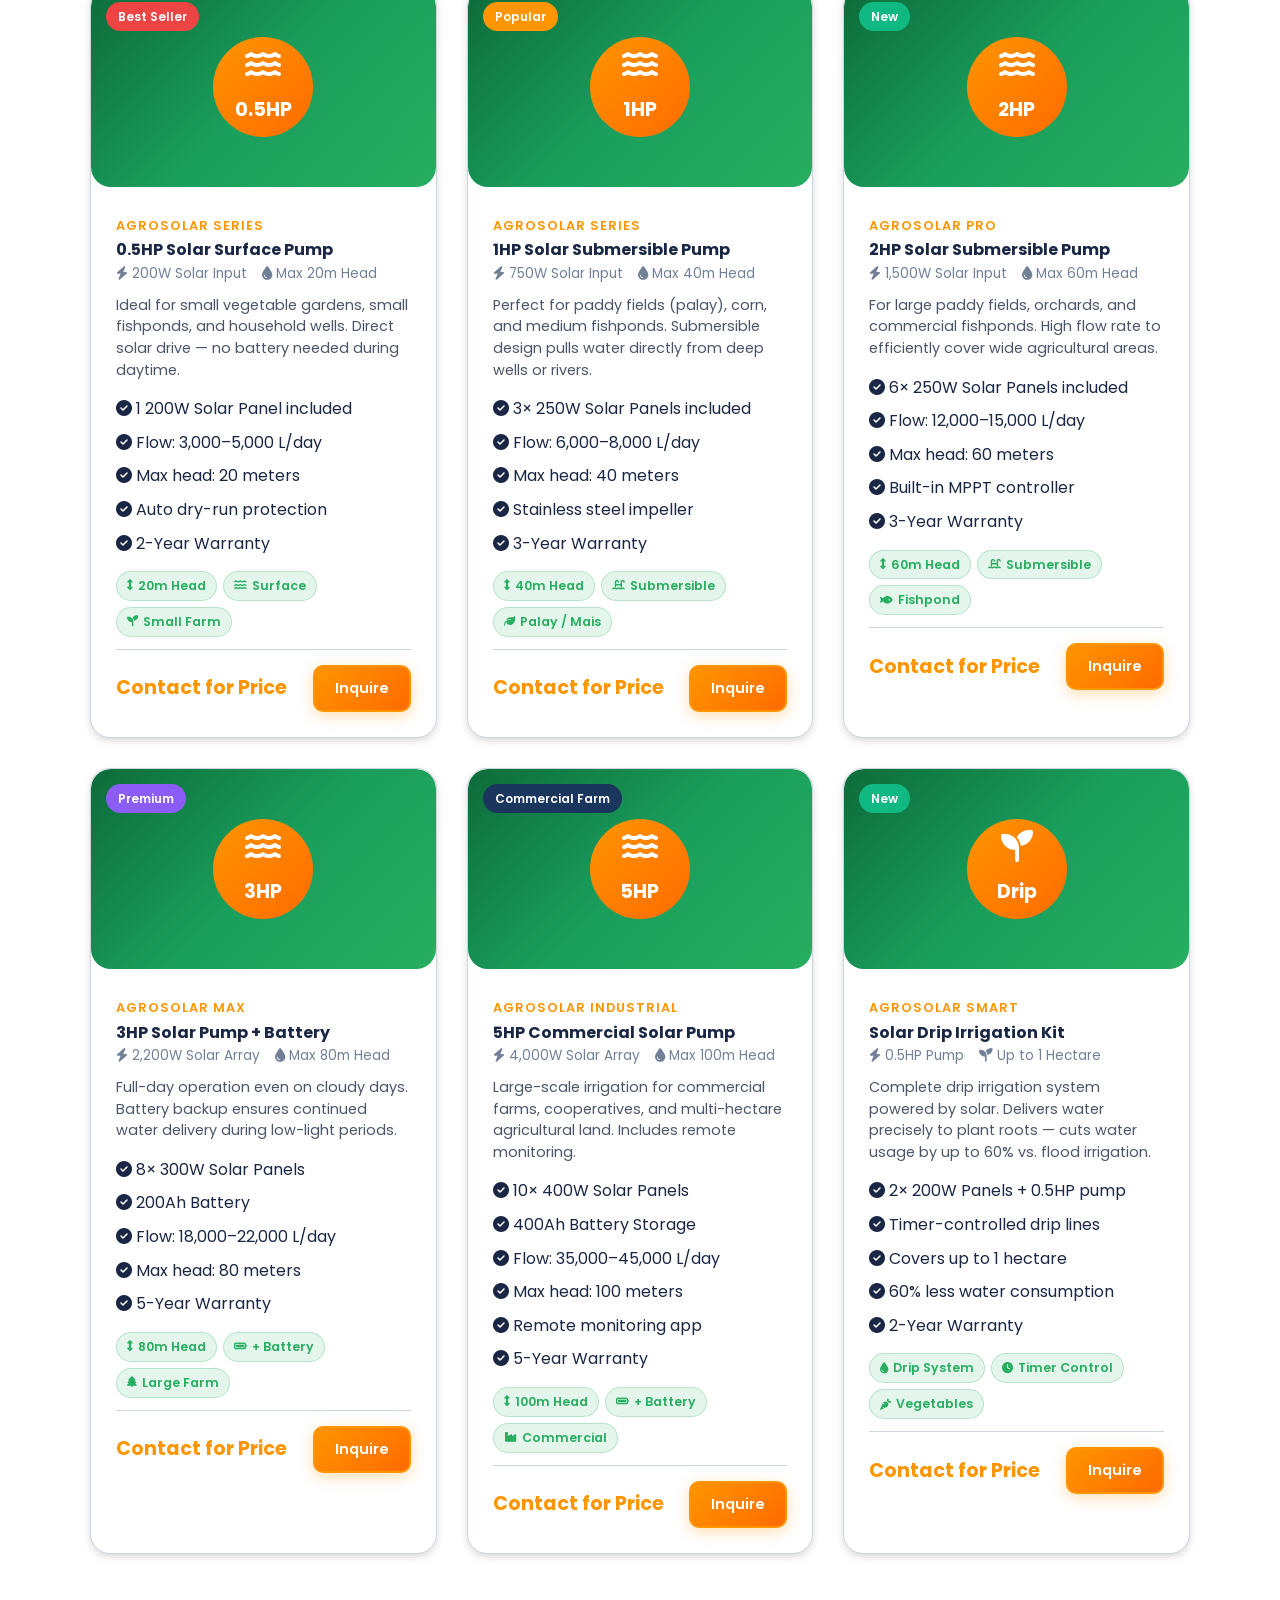
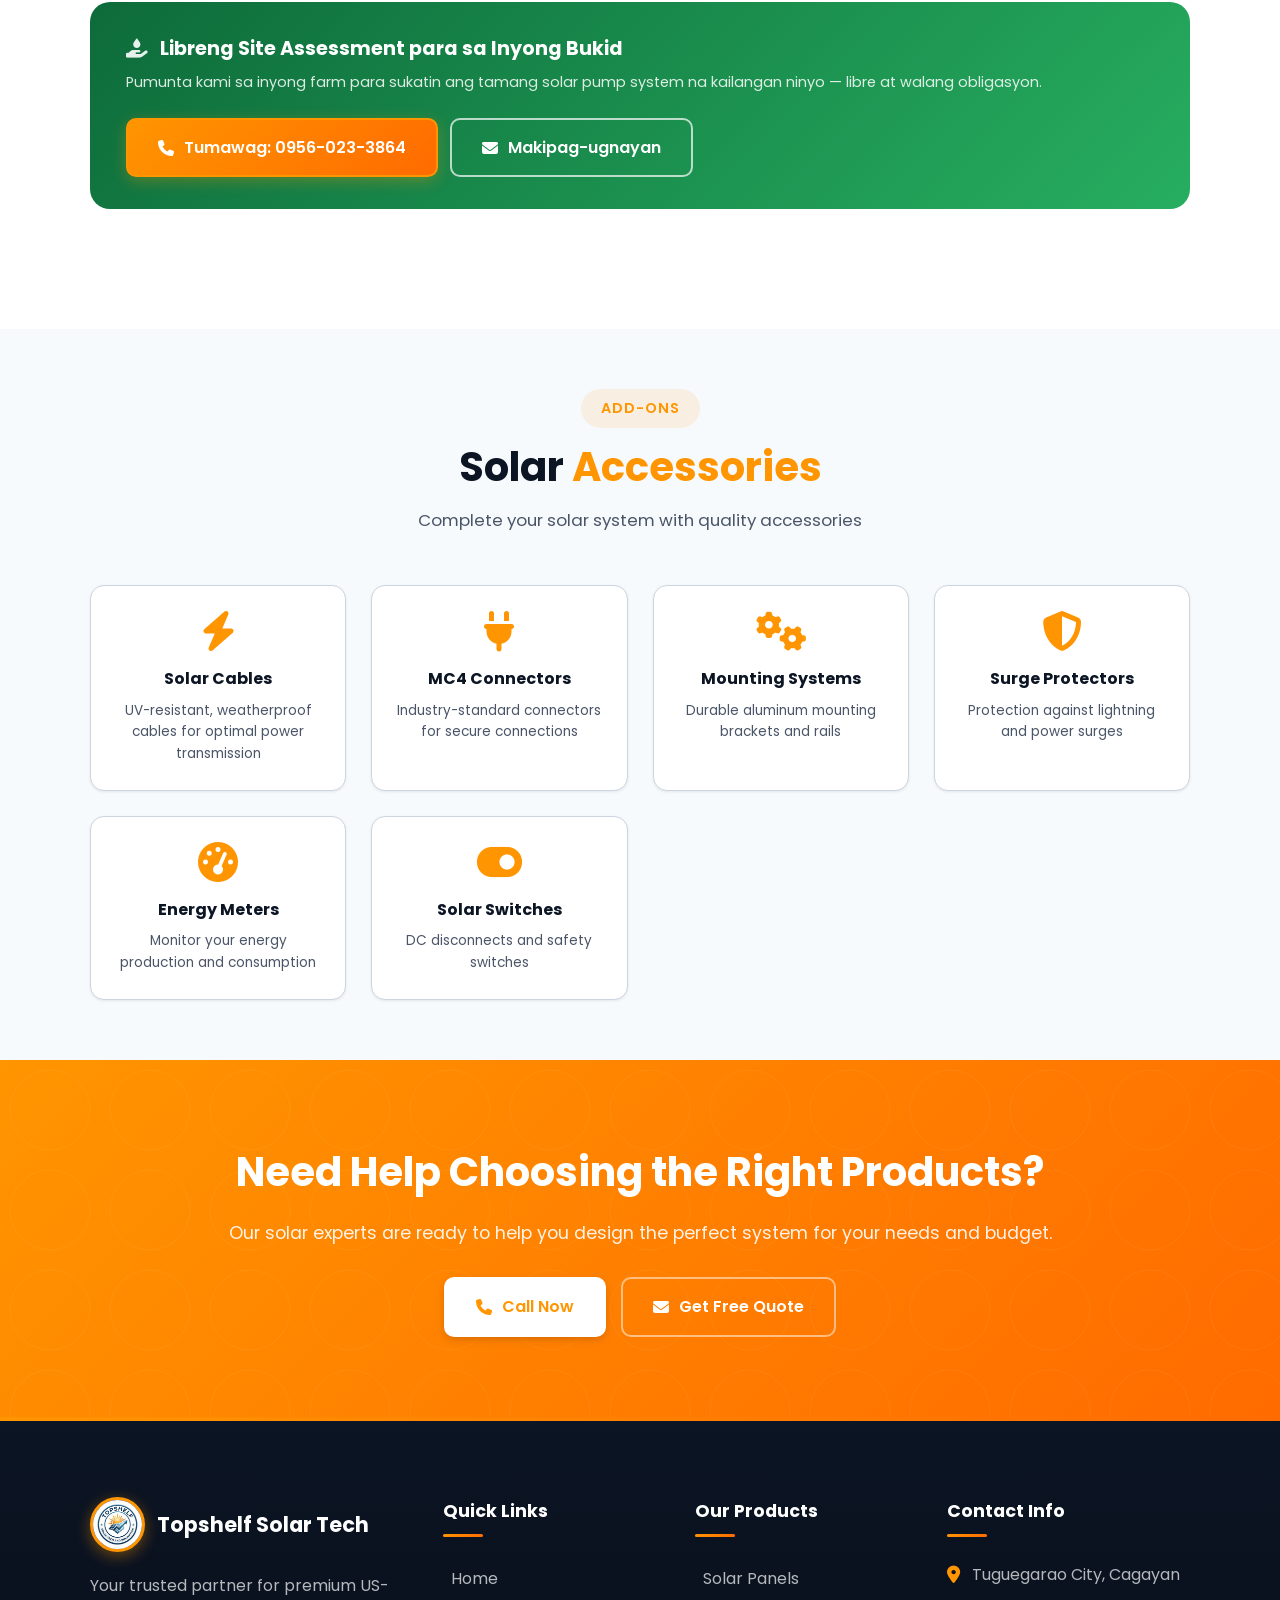
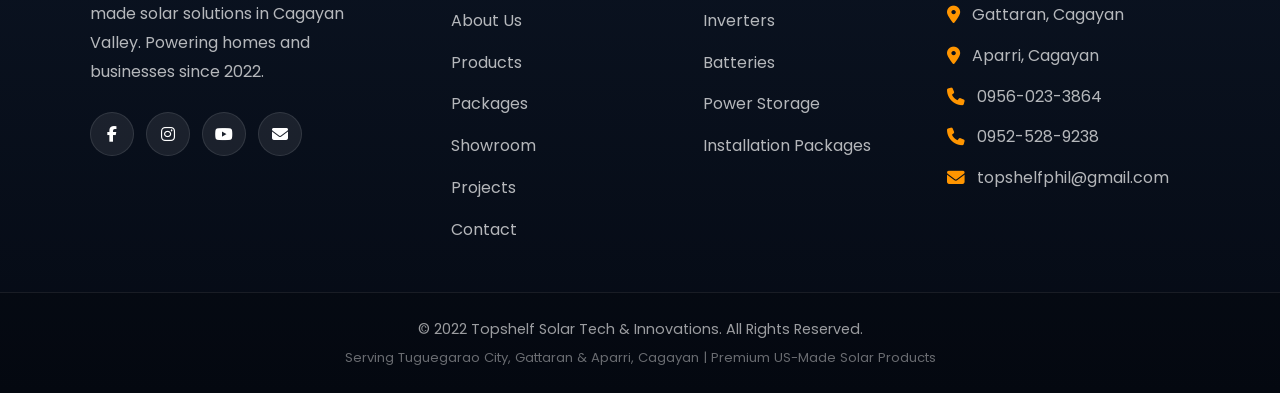
<file: products.html>
<!DOCTYPE html>
<html lang="en">
<head>
    <meta charset="UTF-8">
    <meta name="viewport" content="width=device-width, initial-scale=1.0">
    <meta name="description" content="Premium US-made solar products - panels, inverters, batteries and power storage systems. Topshelf Solar Tech & Innovations.">
    <meta name="keywords" content="solar panels Philippines, solar inverters, solar batteries, power storage, US-made solar products">
    <title>Products | Topshelf Solar Tech & Innovations</title>
    <link rel="icon" type="image/png" sizes="32x32" href="favicon-32.png">
    <link rel="icon" type="image/x-icon" href="favicon.ico">
    <link rel="apple-touch-icon" sizes="180x180" href="favicon-180.png">
    <link href="https://fonts.googleapis.com/css2?family=Poppins:wght@300;400;500;600;700;800&display=swap" rel="stylesheet">
    <link rel="stylesheet" href="https://cdnjs.cloudflare.com/ajax/libs/font-awesome/6.4.0/css/all.min.css">
    <link rel="stylesheet" href="css/style.css?v=20260428b">
    <link rel="stylesheet" href="css/responsive.css?v=20260428b">
</head>
<body>
    <!-- Header -->
    <header id="header" class="header-inner">
        <nav class="navbar">
            <div class="container">
                <a href="./" class="logo">
                    <img src="topshelf.png" alt="Topshelf Solar Tech Logo" class="logo-round">
                    <span>Topshelf Solar Tech</span>
                </a>
                <div class="nav-menu" id="navMenu">
                    <ul class="nav-links">
                        <li><a href="./">Home</a></li>
                        <li><a href="about">About Us</a></li>
                        <li><a href="products" class="active">Products</a></li>
                        <li><a href="packages">Packages</a></li>
                        <li><a href="showroom">Showroom</a></li>
                        <li><a href="projects">Projects</a></li>
                        <li><a href="contact">Contact</a></li>
                    </ul>
                </div>
                <div class="nav-actions">
                    <a href="tel:09560233864" class="call-btn">
                        <i class="fas fa-phone"></i>
                        <span>Call Now</span>
                    </a>
                    <button class="menu-toggle" id="menuToggle" aria-label="Toggle navigation menu" title="Menu">
                        <span></span>
                        <span></span>
                        <span></span>
                    </button>
                </div>
            </div>
        </nav>
    </header>

    <!-- Page Banner -->
    <section class="page-banner page-banner-products">
        <div class="banner-overlay"></div>
        <div class="container">
            <div class="banner-content">
                <h1>Our Products</h1>
                <nav class="breadcrumb">
                    <a href="./">Home</a>
                    <span>/</span>
                    <span>Products</span>
                </nav>
            </div>
        </div>
    </section>

    <!-- Products Intro -->
    <section class="products-intro">
        <div class="container">
            <div class="section-header">
                <span class="section-tag">Premium Quality</span>
                <h2>100% US-Made <span class="highlight">Solar Products</span></h2>
                <p>We offer only the highest quality solar equipment from trusted American manufacturers. All our products come with manufacturer warranties and are designed for optimal performance in Philippine climate conditions.</p>
            </div>
            
            <!-- Product Filter Tabs -->
            <div class="product-filter-tabs">
                <button class="filter-btn active" data-filter="all">All Products</button>
                <button class="filter-btn" data-filter="panels">Solar Panels</button>
                <button class="filter-btn" data-filter="inverters">Inverters</button>
                <button class="filter-btn" data-filter="batteries">Batteries</button>
                <button class="filter-btn" data-filter="agricultural"><i class="fas fa-tractor"></i> Agricultural Pumps</button>
                <button class="filter-btn" data-filter="accessories">Accessories</button>
            </div>
        </div>
    </section>

    <!-- Products Section -->
    <section class="products-page-section">
        <div class="container">
            
            <!-- ==================== SOLAR PANELS SECTION ==================== -->
            <div class="product-category-block" id="solar-panels">
                <div class="category-title-bar">
                    <h3><i class="fas fa-solar-panel"></i> Solar Panels</h3>
                    <p>High-efficiency monocrystalline panels with 25-year performance warranty</p>
                </div>
                
                <div class="products-showcase-grid">
                    <!-- 100W Mono Panel -->
                    <div class="product-showcase-card" data-category="panels">
                        <div class="product-image-box">
                            <img src="1.jpg" alt="100W Monocrystalline Solar Panel">
                            <div class="product-badges">
                                <span class="badge badge-bestseller">Best Seller</span>
                            </div>
                            <div class="product-overlay">
                                <a href="contact" class="overlay-btn"><i class="fas fa-file-invoice-dollar"></i> Get Quote</a>
                            </div>
                        </div>
                        <div class="product-info-box">
                            <span class="product-brand">Premium Series</span>
                            <h4>100W Monocrystalline Panel</h4>
                            <div class="product-specs-mini">
                                <span><i class="fas fa-bolt"></i> 100W Output</span>
                                <span><i class="fas fa-percentage"></i> 21% Efficiency</span>
                            </div>
                            <p class="product-desc-short">Perfect starter panel for small installations. Ideal for lighting and basic appliances.</p>
                            <ul class="product-features-list">
                                <li><i class="fas fa-check-circle"></i> 25-Year Warranty</li>
                                <li><i class="fas fa-check-circle"></i> Anti-Reflective Coating</li>
                                <li><i class="fas fa-check-circle"></i> Typhoon Resistant</li>
                            </ul>
                            <div class="product-action-row">
                                <span class="product-price-tag">Contact for Price</span>
                                <a href="contact" class="btn btn-sm btn-primary">Inquire</a>
                            </div>
                        </div>
                    </div>

                    <!-- 200W Mono Panel -->
                    <div class="product-showcase-card" data-category="panels">
                        <div class="product-image-box">
                            <img src="2.jpg" alt="200W Monocrystalline Solar Panel">
                            <div class="product-badges">
                                <span class="badge badge-popular">Popular</span>
                            </div>
                            <div class="product-overlay">
                                <a href="contact" class="overlay-btn"><i class="fas fa-file-invoice-dollar"></i> Get Quote</a>
                            </div>
                        </div>
                        <div class="product-info-box">
                            <span class="product-brand">Premium Series</span>
                            <h4>200W Monocrystalline Panel</h4>
                            <div class="product-specs-mini">
                                <span><i class="fas fa-bolt"></i> 200W Output</span>
                                <span><i class="fas fa-percentage"></i> 21.5% Efficiency</span>
                            </div>
                            <p class="product-desc-short">Mid-range panel perfect for family homes. PERC cell technology for maximum efficiency.</p>
                            <ul class="product-features-list">
                                <li><i class="fas fa-check-circle"></i> 25-Year Warranty</li>
                                <li><i class="fas fa-check-circle"></i> PERC Technology</li>
                                <li><i class="fas fa-check-circle"></i> Low Light Performance</li>
                            </ul>
                            <div class="product-action-row">
                                <span class="product-price-tag">Contact for Price</span>
                                <a href="contact" class="btn btn-sm btn-primary">Inquire</a>
                            </div>
                        </div>
                    </div>

                    <!-- 300W Mono Panel -->
                    <div class="product-showcase-card" data-category="panels">
                        <div class="product-image-box">
                            <img src="7.jpg" alt="300W Monocrystalline Solar Panel">
                            <div class="product-badges">
                                <span class="badge badge-new">New</span>
                            </div>
                            <div class="product-overlay">
                                <a href="contact" class="overlay-btn"><i class="fas fa-file-invoice-dollar"></i> Get Quote</a>
                            </div>
                        </div>
                        <div class="product-info-box">
                            <span class="product-brand">ProSolar Series</span>
                            <h4>300W High-Output Panel</h4>
                            <div class="product-specs-mini">
                                <span><i class="fas fa-bolt"></i> 300W Output</span>
                                <span><i class="fas fa-percentage"></i> 21.8% Efficiency</span>
                            </div>
                            <p class="product-desc-short">High-output panel for larger homes and small businesses. Excellent value for power.</p>
                            <ul class="product-features-list">
                                <li><i class="fas fa-check-circle"></i> 25-Year Warranty</li>
                                <li><i class="fas fa-check-circle"></i> Half-Cut Cells</li>
                                <li><i class="fas fa-check-circle"></i> Shade Tolerant</li>
                            </ul>
                            <div class="product-action-row">
                                <span class="product-price-tag">Contact for Price</span>
                                <a href="contact" class="btn btn-sm btn-primary">Inquire</a>
                            </div>
                        </div>
                    </div>

                    <!-- 400W Mono Panel -->
                    <div class="product-showcase-card" data-category="panels">
                        <div class="product-image-box">
                            <img src="9.jpg" alt="400W Monocrystalline Solar Panel">
                            <div class="product-badges">
                                <span class="badge badge-commercial">Commercial</span>
                            </div>
                            <div class="product-overlay">
                                <a href="contact" class="overlay-btn"><i class="fas fa-file-invoice-dollar"></i> Get Quote</a>
                            </div>
                        </div>
                        <div class="product-info-box">
                            <span class="product-brand">Commercial Grade</span>
                            <h4>400W Commercial Panel</h4>
                            <div class="product-specs-mini">
                                <span><i class="fas fa-bolt"></i> 400W Output</span>
                                <span><i class="fas fa-percentage"></i> 22% Efficiency</span>
                            </div>
                            <p class="product-desc-short">Commercial-grade for business installations. Maximum power density for limited roof space.</p>
                            <ul class="product-features-list">
                                <li><i class="fas fa-check-circle"></i> 25-Year Warranty</li>
                                <li><i class="fas fa-check-circle"></i> Bifacial Ready</li>
                                <li><i class="fas fa-check-circle"></i> IEC Certified</li>
                            </ul>
                            <div class="product-action-row">
                                <span class="product-price-tag">Contact for Price</span>
                                <a href="contact" class="btn btn-sm btn-primary">Inquire</a>
                            </div>
                        </div>
                    </div>

                    <!-- 500W Bifacial Panel -->
                    <div class="product-showcase-card" data-category="panels">
                        <div class="product-image-box">
                            <img src="5.jpg" alt="500W Bifacial Solar Panel">
                            <div class="product-badges">
                                <span class="badge badge-premium">Premium</span>
                                <span class="badge badge-new">New</span>
                            </div>
                            <div class="product-overlay">
                                <a href="contact" class="overlay-btn"><i class="fas fa-file-invoice-dollar"></i> Get Quote</a>
                            </div>
                        </div>
                        <div class="product-info-box">
                            <span class="product-brand">Elite Series</span>
                            <h4>500W Bifacial Panel</h4>
                            <div class="product-specs-mini">
                                <span><i class="fas fa-bolt"></i> 500W+ Output</span>
                                <span><i class="fas fa-percentage"></i> 22.5% Efficiency</span>
                            </div>
                            <p class="product-desc-short">Top-tier bifacial technology. Generates power from both sides for up to 30% more energy.</p>
                            <ul class="product-features-list">
                                <li><i class="fas fa-check-circle"></i> 30-Year Warranty</li>
                                <li><i class="fas fa-check-circle"></i> Dual-Sided Power</li>
                                <li><i class="fas fa-check-circle"></i> N-Type Cells</li>
                            </ul>
                            <div class="product-action-row">
                                <span class="product-price-tag">Contact for Price</span>
                                <a href="contact" class="btn btn-sm btn-primary">Inquire</a>
                            </div>
                        </div>
                    </div>
                </div>
            </div>

            <!-- ==================== INVERTERS SECTION ==================== -->
            <div class="product-category-block" id="inverters">
                <div class="category-title-bar">
                    <h3><i class="fas fa-exchange-alt"></i> Solar Inverters</h3>
                    <p>High-efficiency DC to AC conversion with smart monitoring capabilities</p>
                </div>
                
                <div class="products-showcase-grid">
                    <!-- 1kW Inverter -->
                    <div class="product-showcase-card" data-category="inverters">
                        <div class="product-icon-box product-icon-inverter">
                            <div class="product-badges">
                                <span class="badge badge-bestseller">Best Seller</span>
                            </div>
                            <div class="product-icon-visual">
                                <i class="fas fa-exchange-alt"></i>
                                <span class="icon-watt-label">1kW</span>
                            </div>
                            <div class="product-overlay">
                                <a href="contact" class="overlay-btn"><i class="fas fa-file-invoice-dollar"></i> Get Quote</a>
                            </div>
                        </div>
                        <div class="product-info-box">
                            <span class="product-brand">PowerMax Series</span>
                            <h4>1kW Pure Sine Wave Inverter</h4>
                            <div class="product-specs-mini">
                                <span><i class="fas fa-bolt"></i> 1000W Capacity</span>
                                <span><i class="fas fa-percentage"></i> 97% Efficiency</span>
                            </div>
                            <p class="product-desc-short">Compact inverter for small systems. Built-in MPPT charge controller included.</p>
                            <ul class="product-features-list">
                                <li><i class="fas fa-check-circle"></i> 5-Year Warranty</li>
                                <li><i class="fas fa-check-circle"></i> Built-in MPPT</li>
                                <li><i class="fas fa-check-circle"></i> LCD Display</li>
                            </ul>
                            <div class="product-action-row">
                                <span class="product-price-tag">Contact for Price</span>
                                <a href="contact" class="btn btn-sm btn-primary">Inquire</a>
                            </div>
                        </div>
                    </div>

                    <!-- 3kW Hybrid -->
                    <div class="product-showcase-card" data-category="inverters">
                        <div class="product-icon-box product-icon-inverter">
                            <div class="product-badges">
                                <span class="badge badge-popular">Popular</span>
                            </div>
                            <div class="product-icon-visual">
                                <i class="fas fa-exchange-alt"></i>
                                <span class="icon-watt-label">3kW</span>
                            </div>
                            <div class="product-overlay">
                                <a href="contact" class="overlay-btn"><i class="fas fa-file-invoice-dollar"></i> Get Quote</a>
                            </div>
                        </div>
                        <div class="product-info-box">
                            <span class="product-brand">HybridPro Series</span>
                            <h4>3kW Hybrid Solar Inverter</h4>
                            <div class="product-specs-mini">
                                <span><i class="fas fa-bolt"></i> 3000W Capacity</span>
                                <span><i class="fas fa-percentage"></i> 98% Efficiency</span>
                            </div>
                            <p class="product-desc-short">All-in-one hybrid inverter. Supports grid-tie, off-grid, and hybrid modes.</p>
                            <ul class="product-features-list">
                                <li><i class="fas fa-check-circle"></i> 10-Year Warranty</li>
                                <li><i class="fas fa-check-circle"></i> 80A MPPT</li>
                                <li><i class="fas fa-check-circle"></i> WiFi Monitoring</li>
                            </ul>
                            <div class="product-action-row">
                                <span class="product-price-tag">Contact for Price</span>
                                <a href="contact" class="btn btn-sm btn-primary">Inquire</a>
                            </div>
                        </div>
                    </div>

                    <!-- 5kW Smart Hybrid -->
                    <div class="product-showcase-card" data-category="inverters">
                        <div class="product-icon-box product-icon-inverter">
                            <div class="product-badges">
                                <span class="badge badge-new">New</span>
                            </div>
                            <div class="product-icon-visual">
                                <i class="fas fa-exchange-alt"></i>
                                <span class="icon-watt-label">5kW</span>
                            </div>
                            <div class="product-overlay">
                                <a href="contact" class="overlay-btn"><i class="fas fa-file-invoice-dollar"></i> Get Quote</a>
                            </div>
                        </div>
                        <div class="product-info-box">
                            <span class="product-brand">HybridMax Series</span>
                            <h4>5kW Smart Hybrid Inverter</h4>
                            <div class="product-specs-mini">
                                <span><i class="fas fa-bolt"></i> 5000W Capacity</span>
                                <span><i class="fas fa-percentage"></i> 98.5% Efficiency</span>
                            </div>
                            <p class="product-desc-short">Advanced smart inverter with app control. Perfect for medium to large homes.</p>
                            <ul class="product-features-list">
                                <li><i class="fas fa-check-circle"></i> 10-Year Warranty</li>
                                <li><i class="fas fa-check-circle"></i> Mobile App Control</li>
                                <li><i class="fas fa-check-circle"></i> Parallel Capable</li>
                            </ul>
                            <div class="product-action-row">
                                <span class="product-price-tag">Contact for Price</span>
                                <a href="contact" class="btn btn-sm btn-primary">Inquire</a>
                            </div>
                        </div>
                    </div>

                    <!-- 10kW Three-Phase -->
                    <div class="product-showcase-card" data-category="inverters">
                        <div class="product-icon-box product-icon-inverter">
                            <div class="product-badges">
                                <span class="badge badge-commercial">Commercial</span>
                            </div>
                            <div class="product-icon-visual">
                                <i class="fas fa-exchange-alt"></i>
                                <span class="icon-watt-label">10kW</span>
                            </div>
                            <div class="product-overlay">
                                <a href="contact" class="overlay-btn"><i class="fas fa-file-invoice-dollar"></i> Get Quote</a>
                            </div>
                        </div>
                        <div class="product-info-box">
                            <span class="product-brand">Commercial Series</span>
                            <h4>10kW Three-Phase Inverter</h4>
                            <div class="product-specs-mini">
                                <span><i class="fas fa-bolt"></i> 10kW Capacity</span>
                                <span><i class="fas fa-percentage"></i> 99% Efficiency</span>
                            </div>
                            <p class="product-desc-short">Industrial-grade three-phase inverter for commercial and industrial applications.</p>
                            <ul class="product-features-list">
                                <li><i class="fas fa-check-circle"></i> 10-Year Warranty</li>
                                <li><i class="fas fa-check-circle"></i> Three-Phase Output</li>
                                <li><i class="fas fa-check-circle"></i> Remote Monitoring</li>
                            </ul>
                            <div class="product-action-row">
                                <span class="product-price-tag">Contact for Price</span>
                                <a href="contact" class="btn btn-sm btn-primary">Inquire</a>
                            </div>
                        </div>
                    </div>
                </div>
            </div>

            <!-- ==================== BATTERIES SECTION ==================== -->
            <div class="product-category-block" id="batteries">
                <div class="category-title-bar">
                    <h3><i class="fas fa-battery-full"></i> Solar Batteries</h3>
                    <p>Reliable energy storage for 24/7 power availability</p>
                </div>
                
                <div class="products-showcase-grid">
                    <!-- 100Ah AGM Battery -->
                    <div class="product-showcase-card" data-category="batteries">
                        <div class="product-icon-box product-icon-battery">
                            <div class="product-badges">
                                <span class="badge badge-budget">Budget Friendly</span>
                            </div>
                            <div class="product-icon-visual">
                                <i class="fas fa-battery-full"></i>
                                <span class="icon-watt-label">100Ah</span>
                            </div>
                            <div class="product-overlay">
                                <a href="contact" class="overlay-btn"><i class="fas fa-file-invoice-dollar"></i> Get Quote</a>
                            </div>
                        </div>
                        <div class="product-info-box">
                            <span class="product-brand">DeepCycle Pro</span>
                            <h4>100Ah AGM Deep Cycle Battery</h4>
                            <div class="product-specs-mini">
                                <span><i class="fas fa-bolt"></i> 100Ah / 1.2kWh</span>
                                <span><i class="fas fa-sync"></i> 1500 Cycles</span>
                            </div>
                            <p class="product-desc-short">Affordable AGM battery for starter systems. Maintenance-free with excellent reliability.</p>
                            <ul class="product-features-list">
                                <li><i class="fas fa-check-circle"></i> 2-Year Warranty</li>
                                <li><i class="fas fa-check-circle"></i> Maintenance Free</li>
                                <li><i class="fas fa-check-circle"></i> 12V System Ready</li>
                            </ul>
                            <div class="product-action-row">
                                <span class="product-price-tag">Contact for Price</span>
                                <a href="contact" class="btn btn-sm btn-primary">Inquire</a>
                            </div>
                        </div>
                    </div>

                    <!-- 200Ah Battery -->
                    <div class="product-showcase-card" data-category="batteries">
                        <div class="product-icon-box product-icon-battery">
                            <div class="product-badges">
                                <span class="badge badge-bestseller">Best Seller</span>
                            </div>
                            <div class="product-icon-visual">
                                <i class="fas fa-battery-full"></i>
                                <span class="icon-watt-label">200Ah</span>
                            </div>
                            <div class="product-overlay">
                                <a href="contact" class="overlay-btn"><i class="fas fa-file-invoice-dollar"></i> Get Quote</a>
                            </div>
                        </div>
                        <div class="product-info-box">
                            <span class="product-brand">BatterySeries</span>
                            <h4>200Ah Battery</h4>
                            <div class="product-specs-mini">
                                <span><i class="fas fa-bolt"></i> 200Ah / 2.56kWh</span>
                                <span><i class="fas fa-sync"></i> 6000+ Cycles</span>
                            </div>
                            <p class="product-desc-short">Premium battery technology with long cycle life.</p>
                            <ul class="product-features-list">
                                <li><i class="fas fa-check-circle"></i> 10-Year Warranty</li>
                                <li><i class="fas fa-check-circle"></i> Built-in BMS</li>
                                <li><i class="fas fa-check-circle"></i> 90% DoD</li>
                            </ul>
                            <div class="product-action-row">
                                <span class="product-price-tag">Contact for Price</span>
                                <a href="contact" class="btn btn-sm btn-primary">Inquire</a>
                            </div>
                        </div>
                    </div>

                    <!-- 5kWh Wall Battery -->
                    <div class="product-showcase-card" data-category="batteries">
                        <div class="product-icon-box product-icon-battery">
                            <div class="product-badges">
                                <span class="badge badge-popular">Popular</span>
                            </div>
                            <div class="product-icon-visual">
                                <i class="fas fa-battery-full"></i>
                                <span class="icon-watt-label">5kWh</span>
                            </div>
                            <div class="product-overlay">
                                <a href="contact" class="overlay-btn"><i class="fas fa-file-invoice-dollar"></i> Get Quote</a>
                            </div>
                        </div>
                        <div class="product-info-box">
                            <span class="product-brand">HomeVault Series</span>
                            <h4>5kWh Wall-Mounted Battery</h4>
                            <div class="product-specs-mini">
                                <span><i class="fas fa-bolt"></i> 5.12kWh Usable</span>
                                <span><i class="fas fa-sync"></i> 6000 Cycles</span>
                            </div>
                            <p class="product-desc-short">Sleek wall-mounted system with integrated BMS. Perfect for modern homes.</p>
                            <ul class="product-features-list">
                                <li><i class="fas fa-check-circle"></i> 10-Year Warranty</li>
                                <li><i class="fas fa-check-circle"></i> 48V System</li>
                                <li><i class="fas fa-check-circle"></i> Expandable</li>
                            </ul>
                            <div class="product-action-row">
                                <span class="product-price-tag">Contact for Price</span>
                                <a href="contact" class="btn btn-sm btn-primary">Inquire</a>
                            </div>
                        </div>
                    </div>

                    <!-- 10kWh Rack System -->
                    <div class="product-showcase-card" data-category="batteries">
                        <div class="product-icon-box product-icon-battery">
                            <div class="product-badges">
                                <span class="badge badge-premium">Premium</span>
                            </div>
                            <div class="product-icon-visual">
                                <i class="fas fa-battery-full"></i>
                                <span class="icon-watt-label">10kWh</span>
                            </div>
                            <div class="product-overlay">
                                <a href="contact" class="overlay-btn"><i class="fas fa-file-invoice-dollar"></i> Get Quote</a>
                            </div>
                        </div>
                        <div class="product-info-box">
                            <span class="product-brand">PowerRack Pro</span>
                            <h4>10kWh Modular Battery System</h4>
                            <div class="product-specs-mini">
                                <span><i class="fas fa-bolt"></i> 10.24kWh</span>
                                <span><i class="fas fa-sync"></i> 8000 Cycles</span>
                            </div>
                            <p class="product-desc-short">Expandable rack system. Stack up to 10 units for massive 100kWh capacity.</p>
                            <ul class="product-features-list">
                                <li><i class="fas fa-check-circle"></i> 15-Year Warranty</li>
                                <li><i class="fas fa-check-circle"></i> Modular Design</li>
                                <li><i class="fas fa-check-circle"></i> Commercial Ready</li>
                            </ul>
                            <div class="product-action-row">
                                <span class="product-price-tag">Contact for Price</span>
                                <a href="contact" class="btn btn-sm btn-primary">Inquire</a>
                            </div>
                        </div>
                    </div>
                </div>
            </div>

            <!-- ==================== COMPLETE POWER SYSTEMS (packages-aligned) ==================== -->
            <div class="product-category-block" id="power-storage">
                <div class="category-title-bar">
                    <h3><i class="fas fa-home"></i> Complete Package Systems</h3>
                    <p>All-in-one solar kits aligned with our installation packages — includes every component needed for a complete installation</p>
                </div>

                <div class="products-showcase-grid">

                    <!-- ── STARTER PACKAGE (60W / ₱10,000) ── -->
                    <div class="product-showcase-card" data-category="systems">
                        <div class="product-image-box">
                            <img src="60.png" alt="Starter Solar Package Kit">
                            <div class="product-badges">
                                <span class="badge badge-bestseller">Best Value</span>
                            </div>
                            <div class="product-overlay">
                                <a href="contact" class="overlay-btn"><i class="fas fa-file-invoice-dollar"></i> Get Quote</a>
                            </div>
                        </div>
                        <div class="product-info-box">
                            <span class="product-brand">Starter Package Kit</span>
                            <h4>60W Solar Starter System</h4>
                            <div class="product-specs-mini">
                                <span><i class="fas fa-solar-panel"></i> 100W Panel</span>
                                <span><i class="fas fa-battery-full"></i> 50Ah Battery</span>
                            </div>
                            <p class="product-desc-short">Entry-level system for small households — powers lighting, fa charging. Perfect for 1-2 person homes.</p>
                            <div class="pkg-bom-table">
                                <h5 class="bom-title"><i class="fas fa-list-ul"></i> Complete Equipment List</h5>
                                <table class="bom-table-compact">
                                    <thead><tr><th>Qty</th><th>Component</th><th>Spec</th></tr></thead>
                                    <tbody>
                                        <tr><td>1 pc</td><td>Monocrystalline Solar Panel</td><td>100W</td></tr>
                                        <tr><td>1 unit</td><td>Pure Sine Wave Inverter</td><td>300W</td></tr>
                                        <tr><td>1 unit</td><td>AGM Deep Cycle Battery</td><td>50Ah 12V (0.6kWh)</td></tr>
                                        <tr><td>1 lot</td><td>PWM Charge Controller</td><td>10A-20A</td></tr>
                                        <tr><td>1 lot</td><td>DC/AC Wiring & Breakers</td><td>Standard set</td></tr>
                                        <tr><td>1 lot</td><td>Panel Mounting Bracket</td><td>Roof / wall</td></tr>
                                        <tr class="bom-free-row"><td>20 m</td><td>Electric Wire <strong>(FREE)</strong></td><td>Solar-grade</td></tr>
                                        <tr class="bom-free-row"><td>1 lot</td><td>Professional Installation</td><td><strong>Included</strong></td></tr>
                                    </tbody>
                                </table>
                            </div>
                            <div class="pkg-what-powers">
                                <span class="powers-label"><i class="fas fa-plug"></i> Powers:</span>
                                <span>5 LED bulbs · 1 electric fan · Phone charging</span>
                            </div>
                            <div class="product-action-row">
                                <span class="product-price-tag">₱10,000 Package</span>
                                <a href="packages" class="btn btn-sm btn-primary">View Package</a>
                            </div>
                        </div>
                    </div>

                    <!-- ── FAMILY PACKAGE (120W / ₱20,000) ── -->
                    <div class="product-showcase-card" data-category="systems">
                        <div class="product-image-box">
                            <img src="120.png" alt="Family Solar Package Kit">
                            <div class="product-badges">
                                <span class="badge badge-popular">Most Popular</span>
                            </div>
                            <div class="product-overlay">
                                <a href="contact" class="overlay-btn"><i class="fas fa-file-invoice-dollar"></i> Get Quote</a>
                            </div>
                        </div>
                        <div class="product-info-box">
                            <span class="product-brand">Family Package Kit</span>
                            <h4>120W Solar Family System</h4>
                            <div class="product-specs-mini">
                                <span><i class="fas fa-solar-panel"></i> 200W Panel</span>
                                <span><i class="fas fa-battery-full"></i> 100Ah Battery</span>
                            </div>
                            <p class="product-desc-short">Best value for Filipino families — powers fans, TV, and lighting simultaneously. Ideal for 3-4 member households.</p>
                            <div class="pkg-bom-table">
                                <h5 class="bom-title"><i class="fas fa-list-ul"></i> Complete Equipment List</h5>
                                <table class="bom-table-compact">
                                    <thead><tr><th>Qty</th><th>Component</th><th>Spec</th></tr></thead>
                                    <tbody>
                                        <tr><td>1 pc</td><td>Monocrystalline Solar Panel</td><td>200W</td></tr>
                                        <tr><td>1 unit</td><td>Pure Sine Wave Inverter</td><td>500W-1000W</td></tr>
                                        <tr><td>1 unit</td><td>AGM Deep Cycle Battery</td><td>100Ah 12V (1.2kWh)</td></tr>
                                        <tr><td>1 lot</td><td>MPPT Charge Controller</td><td>20A-30A</td></tr>
                                        <tr><td>1 lot</td><td>DC/AC Wiring & Breakers</td><td>Standard set</td></tr>
                                        <tr><td>1 lot</td><td>Panel Mounting Bracket</td><td>Roof / wall</td></tr>
                                        <tr class="bom-free-row"><td>20 m</td><td>Electric Wire <strong>(FREE)</strong></td><td>Solar-grade</td></tr>
                                        <tr class="bom-free-row"><td>1 lot</td><td>Professional Installation</td><td><strong>Included</strong></td></tr>
                                    </tbody>
                                </table>
                            </div>
                            <div class="pkg-what-powers">
                                <span class="powers-label"><i class="fas fa-plug"></i> Powers:</span>
                                <span>5 LED bulbs · 2 fans · TV (with fan off) · Phone charging</span>
                            </div>
                            <div class="product-action-row">
                                <span class="product-price-tag">₱20,000 Package</span>
                                <a href="packages" class="btn btn-sm btn-primary">View Package</a>
                            </div>
                        </div>
                    </div>

                    <!-- ── PREMIUM PACKAGE (240W / ₱40,000) ── -->
                    <div class="product-showcase-card" data-category="systems">
                        <div class="product-image-box">
                            <img src="240.png" alt="Premium Solar Package Kit">
                            <div class="product-badges">
                                <span class="badge badge-premium">Premium</span>
                            </div>
                            <div class="product-overlay">
                                <a href="contact" class="overlay-btn"><i class="fas fa-file-invoice-dollar"></i> Get Quote</a>
                            </div>
                        </div>
                        <div class="product-info-box">
                            <span class="product-brand">Premium Package Kit</span>
                            <h4>240W Solar Premium System</h4>
                            <div class="product-specs-mini">
                                <span><i class="fas fa-solar-panel"></i> 2× 150W Panels</span>
                                <span><i class="fas fa-battery-full"></i> 100Ah 24V Battery</span>
                            </div>
                            <p class="product-desc-short">Complete home essentials including refrigerator. Powers all standard household needs for larger families.</p>
                            <div class="pkg-bom-table">
                                <h5 class="bom-title"><i class="fas fa-list-ul"></i> Complete Equipment List</h5>
                                <table class="bom-table-compact">
                                    <thead><tr><th>Qty</th><th>Component</th><th>Spec</th></tr></thead>
                                    <tbody>
                                        <tr><td>2 pcs</td><td>Monocrystalline Solar Panel</td><td>150W each (300W total)</td></tr>
                                        <tr><td>1 unit</td><td>Pure Sine Wave Inverter</td><td>1,000W-up</td></tr>
                                        <tr><td>1 unit</td><td>AGM Deep Cycle Battery</td><td>100Ah-200Ah 12V-24V (2.4kWh)</td></tr>
                                        <tr><td>1 lot</td><td>MPPT Charge Controller</td><td>30A-up</td></tr>
                                        <tr><td>1 lot</td><td>DC/AC Wiring, Breakers & Surge Protection</td><td>Standard set</td></tr>
                                        <tr><td>1 lot</td><td>Galvanized Steel Mounting</td><td>Roof / ground</td></tr>
                                        <tr class="bom-free-row"><td>20 m</td><td>Electric Wire <strong>(FREE)</strong></td><td>Solar-grade</td></tr>
                                        <tr class="bom-free-row"><td>1 lot</td><td>Professional Installation</td><td><strong>Included</strong></td></tr>
                                    </tbody>
                                </table>
                            </div>
                            <div class="pkg-what-powers">
                                <span class="powers-label"><i class="fas fa-plug"></i> Powers:</span>
                                <span>5 LED bulbs · 2 fans · TV · Refrigerator · Phone charging</span>
                            </div>
                            <div class="product-action-row">
                                <span class="product-price-tag">₱40,000 Package</span>
                                <a href="packages" class="btn btn-sm btn-primary">View Package</a>
                            </div>
                        </div>
                    </div>

                    <!-- ── ULTIMATE PACKAGE (500W / ₱80,000) ── -->
                    <div class="product-showcase-card" data-category="systems">
                        <div class="product-image-box">
                            <img src="500.png" alt="Ultimate Solar Package Kit">
                            <div class="product-badges">
                                <span class="badge badge-premium">Best Value</span>
                            </div>
                            <div class="product-overlay">
                                <a href="contact" class="overlay-btn"><i class="fas fa-file-invoice-dollar"></i> Get Quote</a>
                            </div>
                        </div>
                        <div class="product-info-box">
                            <span class="product-brand">Ultimate Package Kit</span>
                            <h4>500W Solar Ultimate System</h4>
                            <div class="product-specs-mini">
                                <span><i class="fas fa-solar-panel"></i> 2× 300W Panels</span>
                                <span><i class="fas fa-battery-full"></i> 200Ah 24V Battery</span>
                            </div>
                            <p class="product-desc-short">Maximum comfort with aircon or washing machine capability. The ultimate home solar solution for modern families.</p>
                            <div class="pkg-bom-table">
                                <h5 class="bom-title"><i class="fas fa-list-ul"></i> Complete Equipment List</h5>
                                <table class="bom-table-compact">
                                    <thead><tr><th>Qty</th><th>Component</th><th>Spec</th></tr></thead>
                                    <tbody>
                                        <tr><td>2 pcs</td><td>Monocrystalline Solar Panel</td><td>300W each (600W total)</td></tr>
                                        <tr><td>1 unit</td><td>Pure Sine Wave Inverter</td><td>8,000W-up</td></tr>
                                        <tr><td>1 unit</td><td>AGM Deep Cycle Battery</td><td>200Ah-up 12V-24V (4.8kWh)</td></tr>
                                        <tr><td>1 lot</td><td>MPPT Charge Controller</td><td>60A-up</td></tr>
                                        <tr><td>1 lot</td><td>DC/AC Wiring, Breakers & Surge Protection</td><td>Standard set</td></tr>
                                        <tr><td>1 lot</td><td>Galvanized Steel Mounting Structure</td><td>Roof / ground</td></tr>
                                        <tr class="bom-free-row"><td>20 m</td><td>Electric Wire <strong>(FREE)</strong></td><td>Solar-grade</td></tr>
                                        <tr class="bom-free-row"><td>1 lot</td><td>Professional Installation</td><td><strong>Included</strong></td></tr>
                                    </tbody>
                                </table>
                            </div>
                            <div class="pkg-what-powers">
                                <span class="powers-label"><i class="fas fa-plug"></i> Powers:</span>
                                <span>5+ LED bulbs · 3 fans · TV · Refrigerator · 1HP Aircon or Washing Machine · Phone charging</span>
                            </div>
                            <div class="product-action-row">
                                <span class="product-price-tag">₱80,000 Package</span>
                                <a href="packages" class="btn btn-sm btn-primary">View Package</a>
                            </div>
                        </div>
                    </div>

                </div>
            </div>

        </div>
    </section>

    <!-- ==================== AGRICULTURAL SOLAR PUMPS SECTION ==================== -->
    <section class="products-page-section agri-pump-section" id="agri-section">
        <div class="container">
            <div class="product-category-block" id="agricultural-pumps">

                <div class="category-title-bar agri-title-bar">
                    <h3><i class="fas fa-tractor"></i> Agricultural Solar-Powered Water Pumps</h3>
                    <p>Reliable, fuel-free irrigation and water supply solutions for farms, fishponds, and agricultural land in Cagayan Valley</p>
                </div>

                <!-- Agricultural Intro Banner -->
                <div class="agri-intro-banner">
                    <div class="agri-intro-text">
                        <h3><i class="fas fa-leaf"></i> Patubig ng Bukid — Gamitin ang Sikat ng Araw!</h3>
                        <p>Ang solar-powered pump ay perpekto para sa mga magsasaka sa Cagayan Valley. Walang gasoline, walang kuryente bill — tumatakbo lang sa araw. Ideal para sa palay, mais, gulay, fishpond, at livestock watering.</p>
                        <ul class="agri-benefits-list">
                            <li><i class="fas fa-check-circle"></i> <strong>Zero fuel cost</strong> — tumatakbo sa solar, libre ang gasolina</li>
                            <li><i class="fas fa-check-circle"></i> <strong>No electricity needed</strong> — kahit walang kuryente sa bukid</li>
                            <li><i class="fas fa-check-circle"></i> <strong>Automated operation</strong> — nag-o-on/off ayon sa sikat ng araw</li>
                            <li><i class="fas fa-check-circle"></i> <strong>Low maintenance</strong> — walang makina, walang gasolina</li>
                            <li><i class="fas fa-check-circle"></i> <strong>20–25 year lifespan</strong> — pangmatagalang pamumuhunan</li>
                        </ul>
                    </div>
                    <div class="agri-intro-visual">
                        <div class="agri-diagram">
                            <div class="agri-diagram-node">
                                <div class="agri-node-icon agri-icon-sun">
                                    <i class="fas fa-sun"></i>
                                </div>
                                <span>Solar Panels</span>
                            </div>
                            <div class="agri-flow-arrow"><i class="fas fa-caret-right"></i></div>
                            <div class="agri-diagram-node">
                                <div class="agri-node-icon agri-icon-controller">
                                    <i class="fas fa-microchip"></i>
                                </div>
                                <span>MPPT Controller</span>
                            </div>
                            <div class="agri-flow-arrow"><i class="fas fa-caret-right"></i></div>
                            <div class="agri-diagram-node">
                                <div class="agri-node-icon agri-icon-pump">
                                    <i class="fas fa-water"></i>
                                </div>
                                <span>Water Pump</span>
                            </div>
                            <div class="agri-flow-arrow"><i class="fas fa-caret-right"></i></div>
                            <div class="agri-diagram-node">
                                <div class="agri-node-icon agri-icon-farm">
                                    <i class="fas fa-seedling"></i>
                                </div>
                                <span>Farm / Fishpond</span>
                            </div>
                        </div>
                    </div>
                </div>

                <!-- Agricultural Products Grid -->
                <div class="products-showcase-grid">

                    <!-- 0.5HP Surface Pump -->
                    <div class="product-showcase-card" data-category="agricultural">
                        <div class="product-icon-box product-icon-agri">
                            <div class="product-badges">
                                <span class="badge badge-bestseller">Best Seller</span>
                            </div>
                            <div class="product-icon-visual">
                                <i class="fas fa-water"></i>
                                <span class="icon-watt-label">0.5HP</span>
                            </div>
                            <div class="product-overlay">
                                <a href="contact" class="overlay-btn"><i class="fas fa-file-invoice-dollar"></i> Get Quote</a>
                            </div>
                        </div>
                        <div class="product-info-box">
                            <span class="product-brand">AgroSolar Series</span>
                            <h4>0.5HP Solar Surface Pump</h4>
                            <div class="product-specs-mini">
                                <span><i class="fas fa-bolt"></i> 200W Solar Input</span>
                                <span><i class="fas fa-tint"></i> Max 20m Head</span>
                            </div>
                            <p class="product-desc-short">Ideal for small vegetable gardens, small fishponds, and household wells. Direct solar drive — no battery needed during daytime.</p>
                            <ul class="product-features-list">
                                <li><i class="fas fa-check-circle"></i> 1 200W Solar Panel included</li>
                                <li><i class="fas fa-check-circle"></i> Flow: 3,000–5,000 L/day</li>
                                <li><i class="fas fa-check-circle"></i> Max head: 20 meters</li>
                                <li><i class="fas fa-check-circle"></i> Auto dry-run protection</li>
                                <li><i class="fas fa-check-circle"></i> 2-Year Warranty</li>
                            </ul>
                            <div class="agri-pump-specs-bar">
                                <div class="pump-spec-chip"><i class="fas fa-arrows-alt-v"></i> 20m Head</div>
                                <div class="pump-spec-chip"><i class="fas fa-water"></i> Surface</div>
                                <div class="pump-spec-chip"><i class="fas fa-seedling"></i> Small Farm</div>
                            </div>
                            <div class="product-action-row">
                                <span class="product-price-tag">Contact for Price</span>
                                <a href="contact" class="btn btn-sm btn-primary">Inquire</a>
                            </div>
                        </div>
                    </div>

                    <!-- 1HP Submersible Pump -->
                    <div class="product-showcase-card" data-category="agricultural">
                        <div class="product-icon-box product-icon-agri">
                            <div class="product-badges">
                                <span class="badge badge-popular">Popular</span>
                            </div>
                            <div class="product-icon-visual">
                                <i class="fas fa-water"></i>
                                <span class="icon-watt-label">1HP</span>
                            </div>
                            <div class="product-overlay">
                                <a href="contact" class="overlay-btn"><i class="fas fa-file-invoice-dollar"></i> Get Quote</a>
                            </div>
                        </div>
                        <div class="product-info-box">
                            <span class="product-brand">AgroSolar Series</span>
                            <h4>1HP Solar Submersible Pump</h4>
                            <div class="product-specs-mini">
                                <span><i class="fas fa-bolt"></i> 750W Solar Input</span>
                                <span><i class="fas fa-tint"></i> Max 40m Head</span>
                            </div>
                            <p class="product-desc-short">Perfect for paddy fields (palay), corn, and medium fishponds. Submersible design pulls water directly from deep wells or rivers.</p>
                            <ul class="product-features-list">
                                <li><i class="fas fa-check-circle"></i> 3× 250W Solar Panels included</li>
                                <li><i class="fas fa-check-circle"></i> Flow: 6,000–8,000 L/day</li>
                                <li><i class="fas fa-check-circle"></i> Max head: 40 meters</li>
                                <li><i class="fas fa-check-circle"></i> Stainless steel impeller</li>
                                <li><i class="fas fa-check-circle"></i> 3-Year Warranty</li>
                            </ul>
                            <div class="agri-pump-specs-bar">
                                <div class="pump-spec-chip"><i class="fas fa-arrows-alt-v"></i> 40m Head</div>
                                <div class="pump-spec-chip"><i class="fas fa-swimming-pool"></i> Submersible</div>
                                <div class="pump-spec-chip"><i class="fas fa-leaf"></i> Palay / Mais</div>
                            </div>
                            <div class="product-action-row">
                                <span class="product-price-tag">Contact for Price</span>
                                <a href="contact" class="btn btn-sm btn-primary">Inquire</a>
                            </div>
                        </div>
                    </div>

                    <!-- 2HP Submersible Pump -->
                    <div class="product-showcase-card" data-category="agricultural">
                        <div class="product-icon-box product-icon-agri">
                            <div class="product-badges">
                                <span class="badge badge-new">New</span>
                            </div>
                            <div class="product-icon-visual">
                                <i class="fas fa-water"></i>
                                <span class="icon-watt-label">2HP</span>
                            </div>
                            <div class="product-overlay">
                                <a href="contact" class="overlay-btn"><i class="fas fa-file-invoice-dollar"></i> Get Quote</a>
                            </div>
                        </div>
                        <div class="product-info-box">
                            <span class="product-brand">AgroSolar Pro</span>
                            <h4>2HP Solar Submersible Pump</h4>
                            <div class="product-specs-mini">
                                <span><i class="fas fa-bolt"></i> 1,500W Solar Input</span>
                                <span><i class="fas fa-tint"></i> Max 60m Head</span>
                            </div>
                            <p class="product-desc-short">For large paddy fields, orchards, and commercial fishponds. High flow rate to efficiently cover wide agricultural areas.</p>
                            <ul class="product-features-list">
                                <li><i class="fas fa-check-circle"></i> 6× 250W Solar Panels included</li>
                                <li><i class="fas fa-check-circle"></i> Flow: 12,000–15,000 L/day</li>
                                <li><i class="fas fa-check-circle"></i> Max head: 60 meters</li>
                                <li><i class="fas fa-check-circle"></i> Built-in MPPT controller</li>
                                <li><i class="fas fa-check-circle"></i> 3-Year Warranty</li>
                            </ul>
                            <div class="agri-pump-specs-bar">
                                <div class="pump-spec-chip"><i class="fas fa-arrows-alt-v"></i> 60m Head</div>
                                <div class="pump-spec-chip"><i class="fas fa-swimming-pool"></i> Submersible</div>
                                <div class="pump-spec-chip"><i class="fas fa-fish"></i> Fishpond</div>
                            </div>
                            <div class="product-action-row">
                                <span class="product-price-tag">Contact for Price</span>
                                <a href="contact" class="btn btn-sm btn-primary">Inquire</a>
                            </div>
                        </div>
                    </div>

                    <!-- 3HP with Battery Backup -->
                    <div class="product-showcase-card" data-category="agricultural">
                        <div class="product-icon-box product-icon-agri">
                            <div class="product-badges">
                                <span class="badge badge-premium">Premium</span>
                            </div>
                            <div class="product-icon-visual">
                                <i class="fas fa-water"></i>
                                <span class="icon-watt-label">3HP</span>
                            </div>
                            <div class="product-overlay">
                                <a href="contact" class="overlay-btn"><i class="fas fa-file-invoice-dollar"></i> Get Quote</a>
                            </div>
                        </div>
                        <div class="product-info-box">
                            <span class="product-brand">AgroSolar Max</span>
                            <h4>3HP Solar Pump + Battery</h4>
                            <div class="product-specs-mini">
                                <span><i class="fas fa-bolt"></i> 2,200W Solar Array</span>
                                <span><i class="fas fa-tint"></i> Max 80m Head</span>
                            </div>
                            <p class="product-desc-short">Full-day operation even on cloudy days. Battery backup ensures continued water delivery during low-light periods.</p>
                            <ul class="product-features-list">
                                <li><i class="fas fa-check-circle"></i> 8× 300W Solar Panels</li>
                                <li><i class="fas fa-check-circle"></i> 200Ah Battery</li>
                                <li><i class="fas fa-check-circle"></i> Flow: 18,000–22,000 L/day</li>
                                <li><i class="fas fa-check-circle"></i> Max head: 80 meters</li>
                                <li><i class="fas fa-check-circle"></i> 5-Year Warranty</li>
                            </ul>
                            <div class="agri-pump-specs-bar">
                                <div class="pump-spec-chip"><i class="fas fa-arrows-alt-v"></i> 80m Head</div>
                                <div class="pump-spec-chip"><i class="fas fa-battery-full"></i> + Battery</div>
                                <div class="pump-spec-chip"><i class="fas fa-tree"></i> Large Farm</div>
                            </div>
                            <div class="product-action-row">
                                <span class="product-price-tag">Contact for Price</span>
                                <a href="contact" class="btn btn-sm btn-primary">Inquire</a>
                            </div>
                        </div>
                    </div>

                    <!-- 5HP Commercial Farm -->
                    <div class="product-showcase-card" data-category="agricultural">
                        <div class="product-icon-box product-icon-agri">
                            <div class="product-badges">
                                <span class="badge badge-commercial">Commercial Farm</span>
                            </div>
                            <div class="product-icon-visual">
                                <i class="fas fa-water"></i>
                                <span class="icon-watt-label">5HP</span>
                            </div>
                            <div class="product-overlay">
                                <a href="contact" class="overlay-btn"><i class="fas fa-file-invoice-dollar"></i> Get Quote</a>
                            </div>
                        </div>
                        <div class="product-info-box">
                            <span class="product-brand">AgroSolar Industrial</span>
                            <h4>5HP Commercial Solar Pump</h4>
                            <div class="product-specs-mini">
                                <span><i class="fas fa-bolt"></i> 4,000W Solar Array</span>
                                <span><i class="fas fa-tint"></i> Max 100m Head</span>
                            </div>
                            <p class="product-desc-short">Large-scale irrigation for commercial farms, cooperatives, and multi-hectare agricultural land. Includes remote monitoring.</p>
                            <ul class="product-features-list">
                                <li><i class="fas fa-check-circle"></i> 10× 400W Solar Panels</li>
                                <li><i class="fas fa-check-circle"></i> 400Ah Battery Storage</li>
                                <li><i class="fas fa-check-circle"></i> Flow: 35,000–45,000 L/day</li>
                                <li><i class="fas fa-check-circle"></i> Max head: 100 meters</li>
                                <li><i class="fas fa-check-circle"></i> Remote monitoring app</li>
                                <li><i class="fas fa-check-circle"></i> 5-Year Warranty</li>
                            </ul>
                            <div class="agri-pump-specs-bar">
                                <div class="pump-spec-chip"><i class="fas fa-arrows-alt-v"></i> 100m Head</div>
                                <div class="pump-spec-chip"><i class="fas fa-battery-full"></i> + Battery</div>
                                <div class="pump-spec-chip"><i class="fas fa-industry"></i> Commercial</div>
                            </div>
                            <div class="product-action-row">
                                <span class="product-price-tag">Contact for Price</span>
                                <a href="contact" class="btn btn-sm btn-primary">Inquire</a>
                            </div>
                        </div>
                    </div>

                    <!-- Solar Drip Irrigation Kit -->
                    <div class="product-showcase-card" data-category="agricultural">
                        <div class="product-icon-box product-icon-agri">
                            <div class="product-badges">
                                <span class="badge badge-new">New</span>
                            </div>
                            <div class="product-icon-visual">
                                <i class="fas fa-seedling"></i>
                                <span class="icon-watt-label">Drip</span>
                            </div>
                            <div class="product-overlay">
                                <a href="contact" class="overlay-btn"><i class="fas fa-file-invoice-dollar"></i> Get Quote</a>
                            </div>
                        </div>
                        <div class="product-info-box">
                            <span class="product-brand">AgroSolar Smart</span>
                            <h4>Solar Drip Irrigation Kit</h4>
                            <div class="product-specs-mini">
                                <span><i class="fas fa-bolt"></i> 0.5HP Pump</span>
                                <span><i class="fas fa-seedling"></i> Up to 1 Hectare</span>
                            </div>
                            <p class="product-desc-short">Complete drip irrigation system powered by solar. Delivers water precisely to plant roots — cuts water usage by up to 60% vs. flood irrigation.</p>
                            <ul class="product-features-list">
                                <li><i class="fas fa-check-circle"></i> 2× 200W Panels + 0.5HP pump</li>
                                <li><i class="fas fa-check-circle"></i> Timer-controlled drip lines</li>
                                <li><i class="fas fa-check-circle"></i> Covers up to 1 hectare</li>
                                <li><i class="fas fa-check-circle"></i> 60% less water consumption</li>
                                <li><i class="fas fa-check-circle"></i> 2-Year Warranty</li>
                            </ul>
                            <div class="agri-pump-specs-bar">
                                <div class="pump-spec-chip"><i class="fas fa-tint"></i> Drip System</div>
                                <div class="pump-spec-chip"><i class="fas fa-clock"></i> Timer Control</div>
                                <div class="pump-spec-chip"><i class="fas fa-carrot"></i> Vegetables</div>
                            </div>
                            <div class="product-action-row">
                                <span class="product-price-tag">Contact for Price</span>
                                <a href="contact" class="btn btn-sm btn-primary">Inquire</a>
                            </div>
                        </div>
                    </div>

                </div><!-- end products-showcase-grid -->

                <!-- Agricultural CTA Bar -->
                <div class="agri-cta-bar">
                    <div class="agri-cta-text">
                        <h3><i class="fas fa-hand-holding-water"></i> Libreng Site Assessment para sa Inyong Bukid</h3>
                        <p>Pumunta kami sa inyong farm para sukatin ang tamang solar pump system na kailangan ninyo — libre at walang obligasyon.</p>
                    </div>
                    <div class="agri-cta-actions">
                        <a href="tel:09560233864" class="btn btn-primary"><i class="fas fa-phone"></i> Tumawag: 0956-023-3864</a>
                        <a href="contact" class="btn btn-outline"><i class="fas fa-envelope"></i> Makipag-ugnayan</a>
                    </div>
                </div>

            </div><!-- end product-category-block -->
        </div><!-- end container -->
    </section>

    <!-- Accessories Section -->
    <section class="accessories-section">
        <div class="container">
            <div class="section-header">
                <span class="section-tag">Add-ons</span>
                <h2>Solar <span class="highlight">Accessories</span></h2>
                <p>Complete your solar system with quality accessories</p>
            </div>
            <div class="accessories-grid">
                <div class="accessory-card">
                    <i class="fas fa-bolt"></i>
                    <h4>Solar Cables</h4>
                    <p>UV-resistant, weatherproof cables for optimal power transmission</p>
                </div>
                <div class="accessory-card">
                    <i class="fas fa-plug"></i>
                    <h4>MC4 Connectors</h4>
                    <p>Industry-standard connectors for secure connections</p>
                </div>
                <div class="accessory-card">
                    <i class="fas fa-cogs"></i>
                    <h4>Mounting Systems</h4>
                    <p>Durable aluminum mounting brackets and rails</p>
                </div>
                <div class="accessory-card">
                    <i class="fas fa-shield-alt"></i>
                    <h4>Surge Protectors</h4>
                    <p>Protection against lightning and power surges</p>
                </div>
                <div class="accessory-card">
                    <i class="fas fa-tachometer-alt"></i>
                    <h4>Energy Meters</h4>
                    <p>Monitor your energy production and consumption</p>
                </div>
                <div class="accessory-card">
                    <i class="fas fa-toggle-on"></i>
                    <h4>Solar Switches</h4>
                    <p>DC disconnects and safety switches</p>
                </div>
            </div>
        </div>
    </section>

    <!-- CTA Section -->
    <section class="cta-section">
        <div class="container">
            <div class="cta-content">
                <h2>Need Help Choosing the Right Products?</h2>
                <p>Our solar experts are ready to help you design the perfect system for your needs and budget.</p>
                <div class="cta-buttons">
                    <a href="tel:09560233864" class="btn btn-light"><i class="fas fa-phone"></i> Call Now</a>
                    <a href="contact" class="btn btn-outline-light"><i class="fas fa-envelope"></i> Get Free Quote</a>
                </div>
            </div>
        </div>
    </section>

    <!-- Footer -->
    <footer class="footer">
        <div class="footer-top">
            <div class="container">
                <div class="footer-grid">
                    <div class="footer-about">
                        <a href="./" class="footer-logo">
                            <img src="topshelf.png" alt="Topshelf Solar Tech" class="logo-round">
                            <span>Topshelf Solar Tech</span>
                        </a>
                        <p>Your trusted partner for premium US-made solar solutions in Cagayan Valley. Powering homes and businesses since 2022.</p>
                        <div class="social-links">
                            <a href="https://www.facebook.com/topshelfsolar" target="_blank" rel="noopener noreferrer" aria-label="Facebook"><i class="fab fa-facebook-f"></i></a>
                            <a href="https://www.facebook.com/topshelfsolar" target="_blank" rel="noopener noreferrer" aria-label="Instagram"><i class="fab fa-instagram"></i></a>
                            <a href="https://www.facebook.com/topshelfsolar" target="_blank" rel="noopener noreferrer" aria-label="YouTube"><i class="fab fa-youtube"></i></a>
                            <a href="mailto:topshelfphil@gmail.com" aria-label="Email"><i class="fas fa-envelope"></i></a>
                        </div>
                    </div>
                    <div class="footer-links">
                        <h4>Quick Links</h4>
                        <ul>
                            <li><a href="./">Home</a></li>
                            <li><a href="about">About Us</a></li>
                            <li><a href="products">Products</a></li>
                            <li><a href="packages">Packages</a></li>
                            <li><a href="showroom">Showroom</a></li>
                            <li><a href="projects">Projects</a></li>
                            <li><a href="contact">Contact</a></li>
                        </ul>
                    </div>
                    <div class="footer-links">
                        <h4>Our Products</h4>
                        <ul>
                            <li><a href="products.html#solar-panels">Solar Panels</a></li>
                            <li><a href="products.html#inverters">Inverters</a></li>
                            <li><a href="products.html#batteries">Batteries</a></li>
                            <li><a href="products.html#power-storage">Power Storage</a></li>
                            <li><a href="packages">Installation Packages</a></li>
                        </ul>
                    </div>
                    <div class="footer-contact">
                        <h4>Contact Info</h4>
                        <ul>
                            <li>
                                <i class="fas fa-map-marker-alt"></i>
                                <span>Tuguegarao City, Cagayan</span>
                            </li>
                            <li>
                                <i class="fas fa-map-marker-alt"></i>
                                <span>Gattaran, Cagayan</span>
                            </li>
                            <li>
                                <i class="fas fa-map-marker-alt"></i>
                                <span>Aparri, Cagayan</span>
                            </li>
                            <li>
                                <i class="fas fa-phone"></i>
                                <a href="tel:09560233864">0956-023-3864</a>
                            </li>
                            <li>
                                <i class="fas fa-phone"></i>
                                <a href="tel:09525289238">0952-528-9238</a>
                            </li>
                            <li>
                                <i class="fas fa-envelope"></i>
                                <a href="mailto:topshelfphil@gmail.com">topshelfphil@gmail.com</a>
                            </li>
                        </ul>
                    </div>
                </div>
            </div>
        </div>
        <div class="footer-bottom">
            <div class="container">
                <p>&copy; 2022 Topshelf Solar Tech & Innovations. All Rights Reserved.</p>
                <p>Serving Tuguegarao City, Gattaran & Aparri, Cagayan | Premium US-Made Solar Products</p>
            </div>
        </div>
    </footer>

    <!-- Back to Top -->
    <button id="backToTop" class="back-to-top" aria-label="Back to top" title="Back to Top">
        <i class="fas fa-chevron-up"></i>
    </button>

    <!-- WhatsApp Float -->
    <a href="https://m.me/topshelfsolar" class="whatsapp-float" target="_blank" rel="noopener" aria-label="Chat with us on Messenger" title="Chat on Messenger">
        <i class="fab fa-facebook-messenger"></i>
    </a>

    <script src="js/main.js"></script>
</body>
</html>
</file>
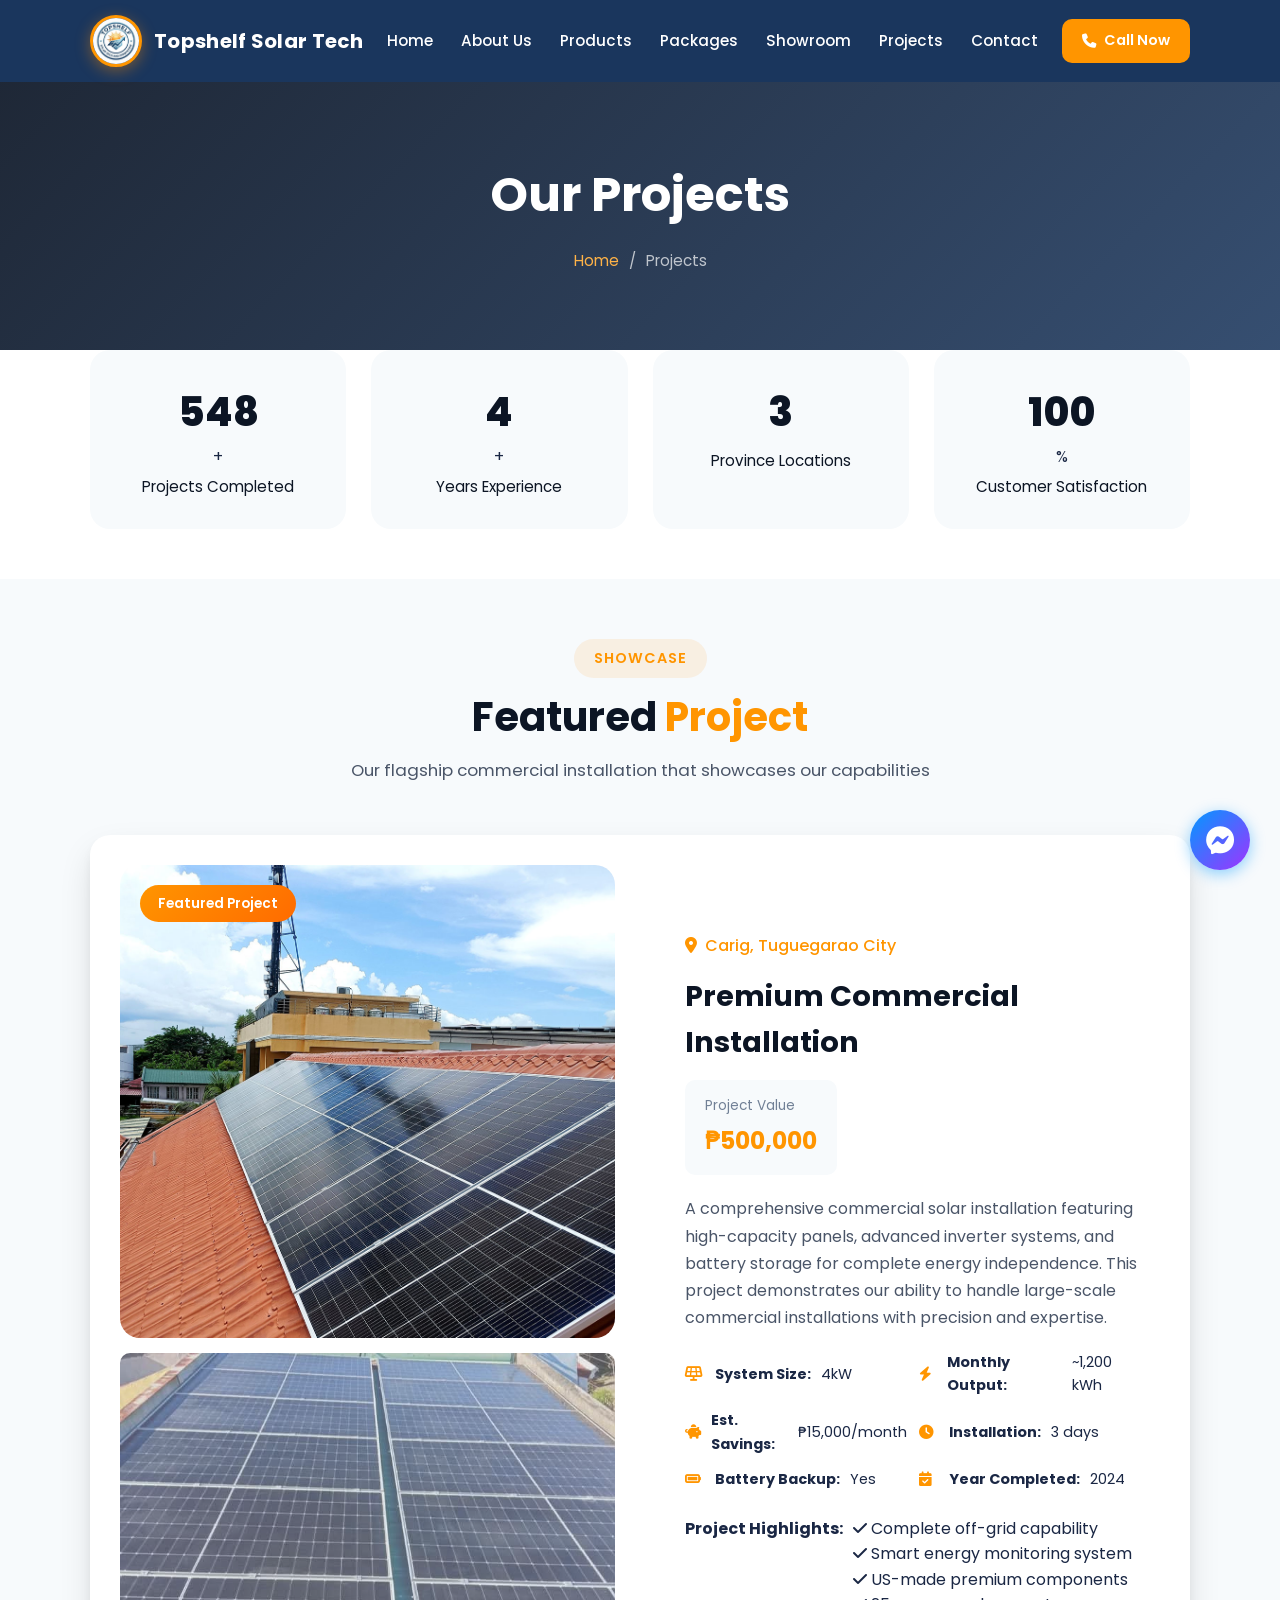
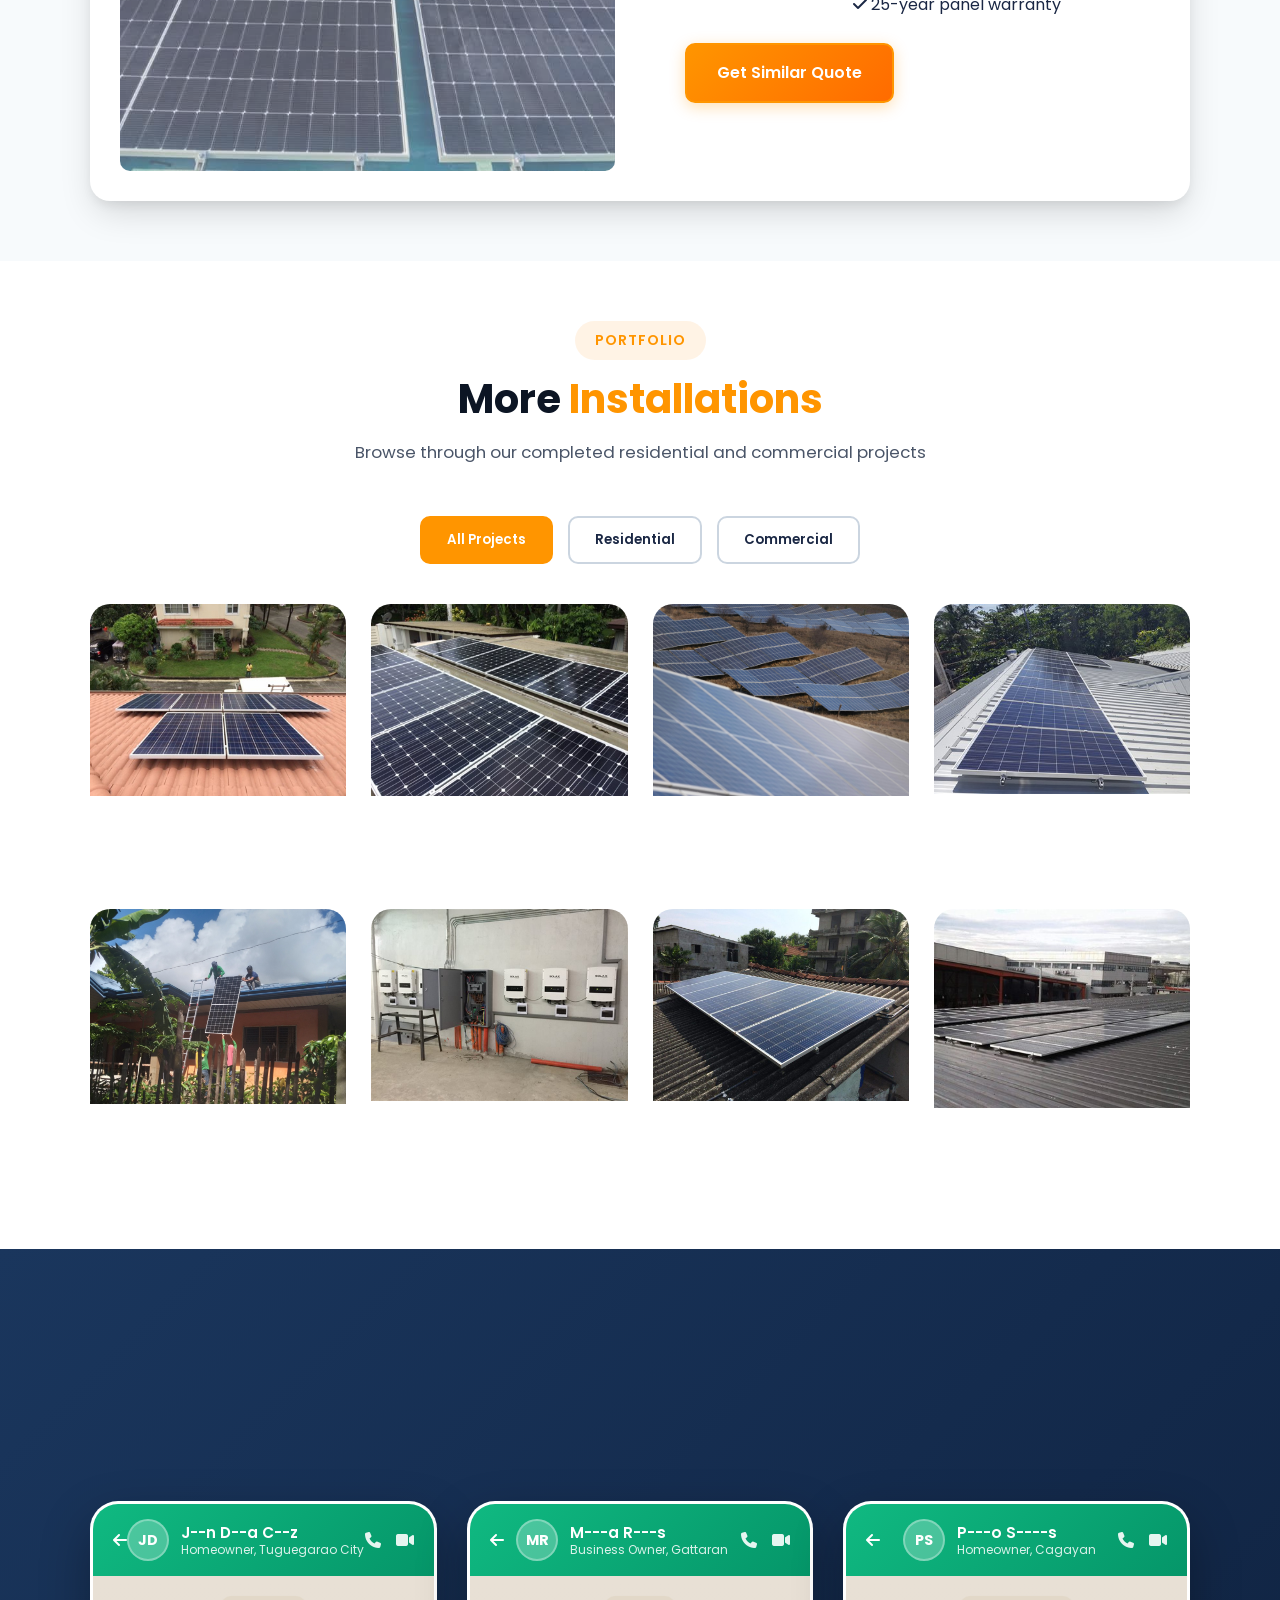
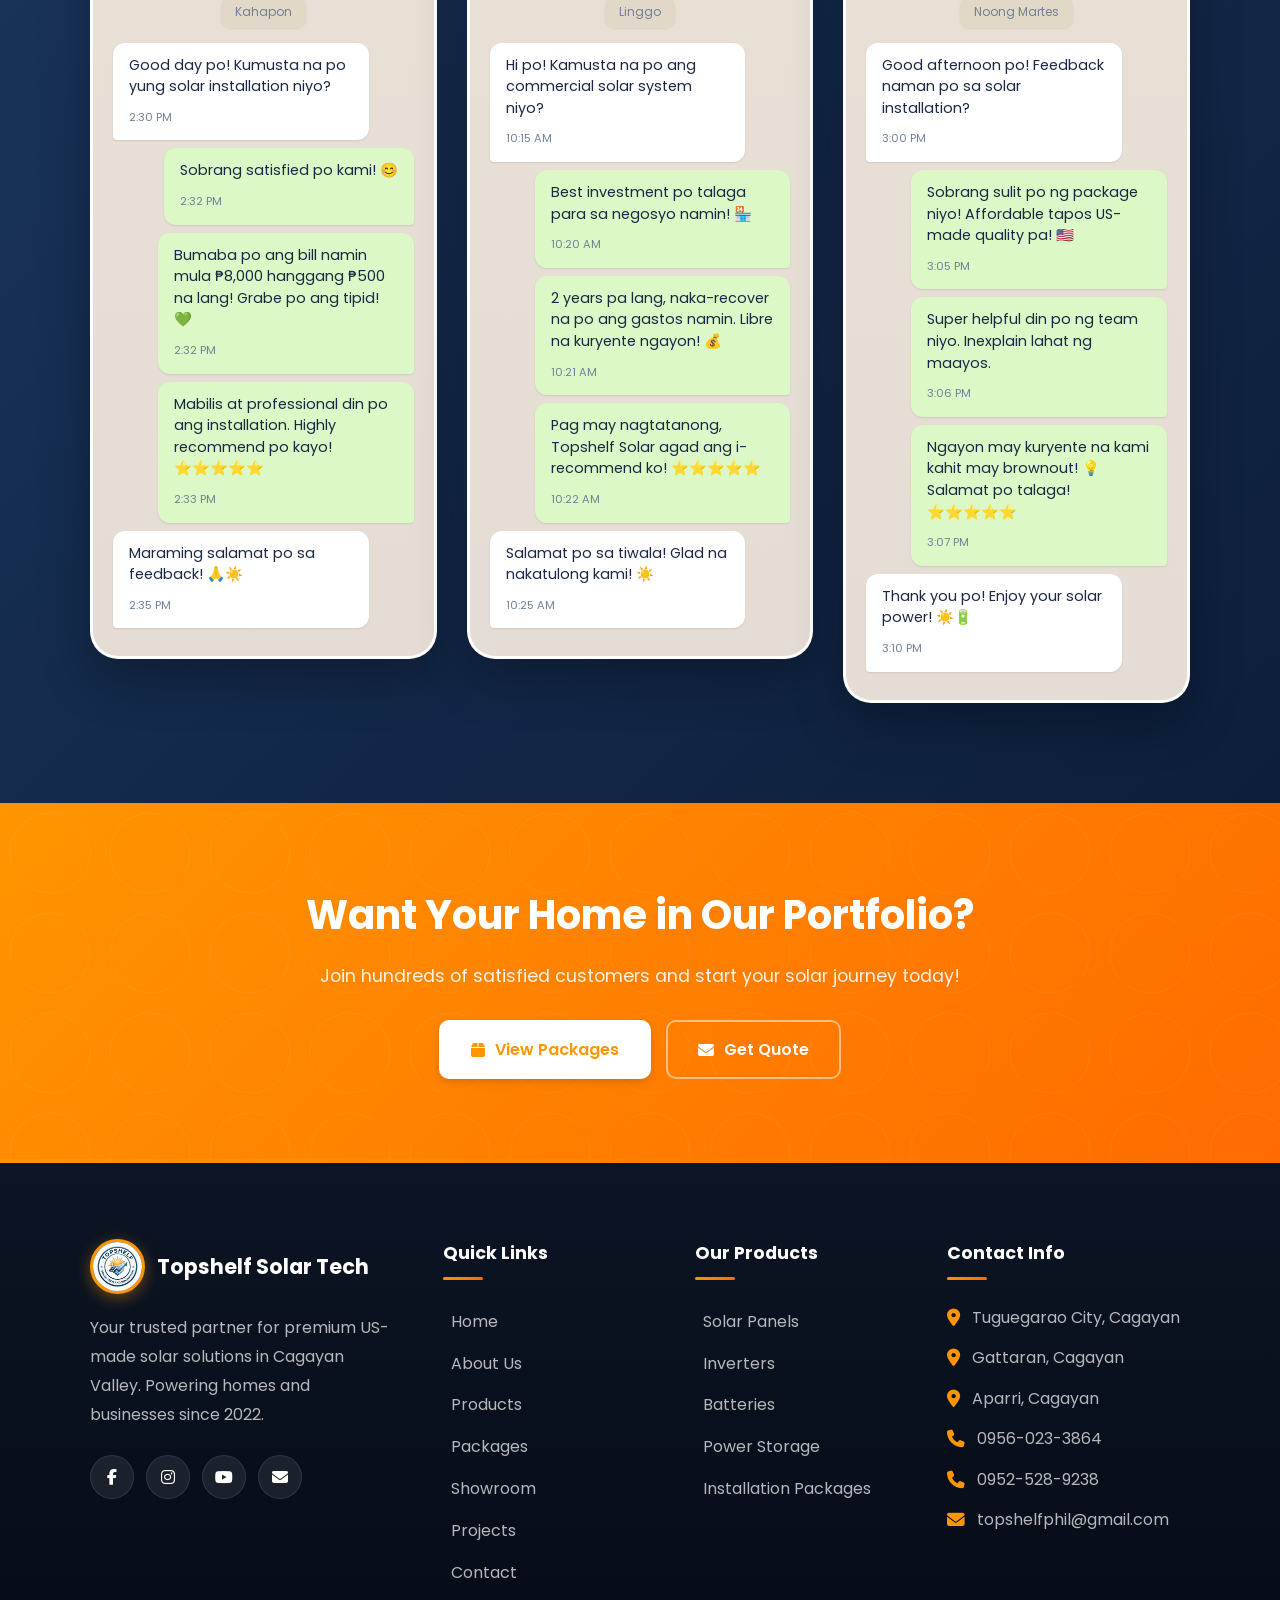
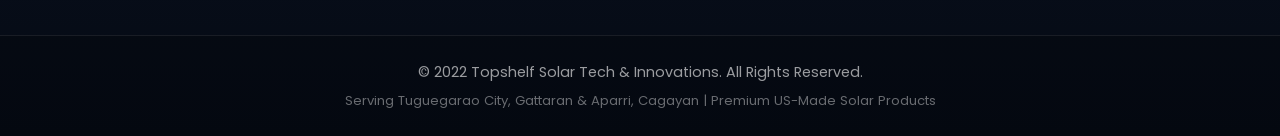
<file: projects.html>
<!DOCTYPE html>
<html lang="en">
<head>
    <meta charset="UTF-8">
    <meta name="viewport" content="width=device-width, initial-scale=1.0">
    <meta name="description" content="View our completed solar installation projects in Cagayan Valley. Featured ₱500,000 project in Carig, Tuguegarao City.">
    <meta name="keywords" content="solar projects Philippines, solar installation Tuguegarao, Carig solar project, Topshelf Solar installations">
    <title>Our Projects | Topshelf Solar Tech & Innovations</title>
    <link rel="icon" type="image/png" sizes="32x32" href="favicon-32.png">
    <link rel="icon" type="image/x-icon" href="favicon.ico">
    <link rel="apple-touch-icon" sizes="180x180" href="favicon-180.png">
    <link href="https://fonts.googleapis.com/css2?family=Poppins:wght@300;400;500;600;700;800&display=swap" rel="stylesheet">
    <link rel="stylesheet" href="https://cdnjs.cloudflare.com/ajax/libs/font-awesome/6.4.0/css/all.min.css">
    <link rel="stylesheet" href="css/style.css?v=20260428b">
    <link rel="stylesheet" href="css/responsive.css?v=20260428b">
</head>
<body>
    <!-- Header -->
    <header id="header" class="header-inner">
        <nav class="navbar">
            <div class="container">
                <a href="./" class="logo">
                    <img src="topshelf.png" alt="Topshelf Solar Tech Logo" class="logo-round">
                    <span>Topshelf Solar Tech</span>
                </a>
                <div class="nav-menu" id="navMenu">
                    <ul class="nav-links">
                        <li><a href="./">Home</a></li>
                        <li><a href="about">About Us</a></li>
                        <li><a href="products">Products</a></li>
                        <li><a href="packages">Packages</a></li>
                        <li><a href="showroom">Showroom</a></li>
                        <li><a href="projects" class="active">Projects</a></li>
                        <li><a href="contact">Contact</a></li>
                    </ul>
                </div>
                <div class="nav-actions">
                    <a href="tel:09560233864" class="call-btn">
                        <i class="fas fa-phone"></i>
                        <span>Call Now</span>
                    </a>
                    <button class="menu-toggle" id="menuToggle" aria-label="Toggle navigation menu" title="Menu">
                        <span></span>
                        <span></span>
                        <span></span>
                    </button>
                </div>
            </div>
        </nav>
    </header>

    <!-- Page Banner -->
    <section class="page-banner page-banner-projects">
        <div class="banner-overlay"></div>
        <div class="container">
            <div class="banner-content">
                <h1>Our Projects</h1>
                <nav class="breadcrumb">
                    <a href="./">Home</a>
                    <span>/</span>
                    <span>Projects</span>
                </nav>
            </div>
        </div>
    </section>

    <!-- Projects Stats -->
    <section class="projects-stats">
        <div class="container">
            <div class="stats-grid">
                <div class="stat-box">
                    <span class="stat-number" data-count="548">548</span>+
                    <span class="stat-label">Projects Completed</span>
                </div>
                <div class="stat-box">
                    <span class="stat-number" data-count="4">4</span>+
                    <span class="stat-label">Years Experience</span>
                </div>
                <div class="stat-box">
                    <span class="stat-number" data-count="3">3</span>
                    <span class="stat-label">Province Locations</span>
                </div>
                <div class="stat-box">
                    <span class="stat-number" data-count="100">100</span>%
                    <span class="stat-label">Customer Satisfaction</span>
                </div>
            </div>
        </div>
    </section>

    <!-- Featured Project -->
    <section class="featured-project-section">
        <div class="container">
            <div class="section-header">
                <span class="section-tag">Showcase</span>
                <h2>Featured <span class="highlight">Project</span></h2>
                <p>Our flagship commercial installation that showcases our capabilities</p>
            </div>

            <div class="featured-project">
                <div class="project-images">
                    <div class="main-image">
                        <img src="7.jpg" alt="Carig Project - Main View">
                        <div class="project-badge">Featured Project</div>
                    </div>
                    <div class="thumbnail-gallery">
                        <img src="9.jpg" alt="Project Detail 2">
                    </div>
                </div>
                <div class="project-details">
                    <span class="project-location"><i class="fas fa-map-marker-alt"></i> Carig, Tuguegarao City</span>
                    <h3>Premium Commercial Installation</h3>
                    <div class="project-value">
                        <span class="label">Project Value</span>
                        <span class="amount">₱500,000</span>
                    </div>
                    <p>A comprehensive commercial solar installation featuring high-capacity panels, advanced inverter systems, and battery storage for complete energy independence. This project demonstrates our ability to handle large-scale commercial installations with precision and expertise.</p>
                    
                    <ul class="project-specs">
                        <li><i class="fas fa-solar-panel"></i> <strong>System Size:</strong> 4kW</li>
                        <li><i class="fas fa-bolt"></i> <strong>Monthly Output:</strong> ~1,200 kWh</li>
                        <li><i class="fas fa-piggy-bank"></i> <strong>Est. Savings:</strong> ₱15,000/month</li>
                        <li><i class="fas fa-clock"></i> <strong>Installation:</strong> 3 days</li>
                        <li><i class="fas fa-battery-full"></i> <strong>Battery Backup:</strong> Yes</li>
                        <li><i class="fas fa-calendar-check"></i> <strong>Year Completed:</strong> 2024</li>
                    </ul>

                    <div class="project-highlights">
                        <h4>Project Highlights:</h4>
                        <ul>
                            <li><i class="fas fa-check"></i> Complete off-grid capability</li>
                            <li><i class="fas fa-check"></i> Smart energy monitoring system</li>
                            <li><i class="fas fa-check"></i> US-made premium components</li>
                            <li><i class="fas fa-check"></i> 25-year panel warranty</li>
                        </ul>
                    </div>

                    <a href="contact" class="btn btn-primary">Get Similar Quote</a>
                </div>
            </div>
        </div>
    </section>

    <!-- Project Gallery -->
    <section class="projects-gallery">
        <div class="container">
            <div class="section-header">
                <span class="section-tag">Portfolio</span>
                <h2>More <span class="highlight">Installations</span></h2>
                <p>Browse through our completed residential and commercial projects</p>
            </div>

            <!-- Filter Buttons -->
            <div class="project-filters">
                <button class="filter-btn active" data-filter="all">All Projects</button>
                <button class="filter-btn" data-filter="residential">Residential</button>
                <button class="filter-btn" data-filter="commercial">Commercial</button>
            </div>

            <div class="projects-grid">
                <div class="project-card" data-category="residential">
                    <img src="house.jpg" alt="Residential Project 1">
                    <div class="project-overlay">
                        <div class="project-info">
                            <h4>Family Home Installation</h4>
                            <p><i class="fas fa-map-marker-alt"></i> Tuguegarao City</p>
                            <span class="project-type">Package 3 - ₱40,000</span>
                            <span class="project-tag residential">Residential</span>
                        </div>
                    </div>
                </div>

                <div class="project-card" data-category="commercial">
                    <img src="15.jpg" alt="Commercial Project 1">
                    <div class="project-overlay">
                        <div class="project-info">
                            <h4>Small Business Setup</h4>
                            <p><i class="fas fa-map-marker-alt"></i> Tuguegarao City</p>
                            <span class="project-type">Custom - ₱120,000</span>
                            <span class="project-tag commercial">Commercial</span>
                        </div>
                    </div>
                </div>

                <div class="project-card" data-category="commercial">
                    <img src="5.jpg" alt="Agricultural Project">
                    <div class="project-overlay">
                        <div class="project-info">
                            <h4>Agricultural Farm</h4>
                            <p><i class="fas fa-map-marker-alt"></i> Cagayan Valley</p>
                            <span class="project-type">Off-Grid System</span>
                            <span class="project-tag commercial">Commercial</span>
                        </div>
                    </div>
                </div>

                <div class="project-card" data-category="residential">
                    <img src="14.jpg" alt="Residential Project 2">
                    <div class="project-overlay">
                        <div class="project-info">
                            <h4>Modern Home</h4>
                            <p><i class="fas fa-map-marker-alt"></i> Tuguegarao City</p>
                            <span class="project-type">Package 4 - ₱80,000</span>
                            <span class="project-tag residential">Residential</span>
                        </div>
                    </div>
                </div>

                <div class="project-card" data-category="residential">
                    <img src="small.jpg" alt="Residential Project 3">
                    <div class="project-overlay">
                        <div class="project-info">
                            <h4>Starter Home</h4>
                            <p><i class="fas fa-map-marker-alt"></i> Aparri, Cagayan</p>
                            <span class="project-type">Package 1 - ₱10,000</span>
                            <span class="project-tag residential">Residential</span>
                        </div>
                    </div>
                </div>

                <div class="project-card" data-category="commercial">
                    <img src="industrial.jpg" alt="Commercial Project 2">
                    <div class="project-overlay">
                        <div class="project-info">
                            <h4>Warehouse Installation</h4>
                            <p><i class="fas fa-map-marker-alt"></i> Tuguegarao City</p>
                            <span class="project-type">Custom - ₱250,000</span>
                            <span class="project-tag commercial">Commercial</span>
                        </div>
                    </div>
                </div>

                <div class="project-card" data-category="residential">
                    <img src="2.jpg" alt="Residential Project 4">
                    <div class="project-overlay">
                        <div class="project-info">
                            <h4>Family Package</h4>
                            <p><i class="fas fa-map-marker-alt"></i> Gattaran, Cagayan</p>
                            <span class="project-type">Package 2 - ₱20,000</span>
                            <span class="project-tag residential">Residential</span>
                        </div>
                    </div>
                </div>

                <div class="project-card" data-category="commercial">
                    <img src="commercial.jpg" alt="Commercial Project 3">
                    <div class="project-overlay">
                        <div class="project-info">
                            <h4>Office Building</h4>
                            <p><i class="fas fa-map-marker-alt"></i> Tuguegarao City</p>
                            <span class="project-type">Custom - ₱350,000</span>
                            <span class="project-tag commercial">Commercial</span>
                        </div>
                    </div>
                </div>
            </div>
        </div>
    </section>

    <!-- Testimonials - Chat Screenshots -->
    <section class="testimonials-section">
        <div class="container">
            <div class="section-header light">
                <span class="section-tag">Reviews</span>
                <h2><span class="highlight">Customer Feedbacks</span></h2>
            </div>
            <div class="chat-screenshots-grid">
                <!-- Chat Screenshot 1 -->
                <div class="chat-screenshot">
                    <div class="chat-phone-frame">
                        <div class="chat-header">
                            <div class="chat-header-left">
                                <i class="fas fa-arrow-left"></i>
                            </div>
                            <div class="chat-contact">
                                <div class="chat-avatar">JD</div>
                                <div class="chat-contact-info">
                                    <span class="chat-name">J--n D--a C--z</span>
                                    <span class="chat-status">Homeowner, Tuguegarao City</span>
                                </div>
                            </div>
                            <div class="chat-header-right">
                                <i class="fas fa-phone"></i>
                                <i class="fas fa-video"></i>
                            </div>
                        </div>
                        <div class="chat-body">
                            <div class="chat-date">Kahapon</div>
                            <div class="chat-bubble received">
                                <p>Good day po! Kumusta na po yung solar installation niyo?</p>
                                <span class="chat-time">2:30 PM</span>
                            </div>
                            <div class="chat-bubble sent">
                                <p>Sobrang satisfied po kami! 😊</p>
                                <span class="chat-time">2:32 PM</span>
                            </div>
                            <div class="chat-bubble sent">
                                <p>Bumaba po ang bill namin mula ₱8,000 hanggang ₱500 na lang! Grabe po ang tipid! 💚</p>
                                <span class="chat-time">2:32 PM</span>
                            </div>
                            <div class="chat-bubble sent">
                                <p>Mabilis at professional din po ang installation. Highly recommend po kayo! ⭐⭐⭐⭐⭐</p>
                                <span class="chat-time">2:33 PM</span>
                            </div>
                            <div class="chat-bubble received">
                                <p>Maraming salamat po sa feedback! 🙏☀️</p>
                                <span class="chat-time">2:35 PM</span>
                            </div>
                        </div>
                    </div>
                </div>

                <!-- Chat Screenshot 2 -->
                <div class="chat-screenshot">
                    <div class="chat-phone-frame">
                        <div class="chat-header">
                            <div class="chat-header-left">
                                <i class="fas fa-arrow-left"></i>
                            </div>
                            <div class="chat-contact">
                                <div class="chat-avatar">MR</div>
                                <div class="chat-contact-info">
                                    <span class="chat-name">M---a R---s</span>
                                    <span class="chat-status">Business Owner, Gattaran</span>
                                </div>
                            </div>
                            <div class="chat-header-right">
                                <i class="fas fa-phone"></i>
                                <i class="fas fa-video"></i>
                            </div>
                        </div>
                        <div class="chat-body">
                            <div class="chat-date">Linggo</div>
                            <div class="chat-bubble received">
                                <p>Hi po! Kamusta na po ang commercial solar system niyo?</p>
                                <span class="chat-time">10:15 AM</span>
                            </div>
                            <div class="chat-bubble sent">
                                <p>Best investment po talaga para sa negosyo namin! 🏪</p>
                                <span class="chat-time">10:20 AM</span>
                            </div>
                            <div class="chat-bubble sent">
                                <p>2 years pa lang, naka-recover na po ang gastos namin. Libre na kuryente ngayon! 💰</p>
                                <span class="chat-time">10:21 AM</span>
                            </div>
                            <div class="chat-bubble sent">
                                <p>Pag may nagtatanong, Topshelf Solar agad ang i-recommend ko! ⭐⭐⭐⭐⭐</p>
                                <span class="chat-time">10:22 AM</span>
                            </div>
                            <div class="chat-bubble received">
                                <p>Salamat po sa tiwala! Glad na nakatulong kami! ☀️</p>
                                <span class="chat-time">10:25 AM</span>
                            </div>
                        </div>
                    </div>
                </div>

                <!-- Chat Screenshot 3 -->
                <div class="chat-screenshot">
                    <div class="chat-phone-frame">
                        <div class="chat-header">
                            <div class="chat-header-left">
                                <i class="fas fa-arrow-left"></i>
                            </div>
                            <div class="chat-contact">
                                <div class="chat-avatar">PS</div>
                                <div class="chat-contact-info">
                                    <span class="chat-name">P---o S----s</span>
                                    <span class="chat-status">Homeowner, Cagayan</span>
                                </div>
                            </div>
                            <div class="chat-header-right">
                                <i class="fas fa-phone"></i>
                                <i class="fas fa-video"></i>
                            </div>
                        </div>
                        <div class="chat-body">
                            <div class="chat-date">Noong Martes</div>
                            <div class="chat-bubble received">
                                <p>Good afternoon po! Feedback naman po sa solar installation?</p>
                                <span class="chat-time">3:00 PM</span>
                            </div>
                            <div class="chat-bubble sent">
                                <p>Sobrang sulit po ng package niyo! Affordable tapos US-made quality pa! 🇺🇸</p>
                                <span class="chat-time">3:05 PM</span>
                            </div>
                            <div class="chat-bubble sent">
                                <p>Super helpful din po ng team niyo. Inexplain lahat ng maayos.</p>
                                <span class="chat-time">3:06 PM</span>
                            </div>
                            <div class="chat-bubble sent">
                                <p>Ngayon may kuryente na kami kahit may brownout! 💡 Salamat po talaga! ⭐⭐⭐⭐⭐</p>
                                <span class="chat-time">3:07 PM</span>
                            </div>
                            <div class="chat-bubble received">
                                <p>Thank you po! Enjoy your solar power! ☀️🔋</p>
                                <span class="chat-time">3:10 PM</span>
                            </div>
                        </div>
                    </div>
                </div>
            </div>
        </div>
    </section>

    <!-- CTA Section -->
    <section class="cta-section">
        <div class="container">
            <div class="cta-content">
                <h2>Want Your Home in Our Portfolio?</h2>
                <p>Join hundreds of satisfied customers and start your solar journey today!</p>
                <div class="cta-buttons">
                    <a href="packages" class="btn btn-light"><i class="fas fa-box"></i> View Packages</a>
                    <a href="contact" class="btn btn-outline-light"><i class="fas fa-envelope"></i> Get Quote</a>
                </div>
            </div>
        </div>
    </section>

    <!-- Footer -->
    <footer class="footer">
        <div class="footer-top">
            <div class="container">
                <div class="footer-grid">
                    <div class="footer-about">
                        <a href="./" class="footer-logo">
                            <img src="topshelf.png" alt="Topshelf Solar Tech" class="logo-round">
                            <span>Topshelf Solar Tech</span>
                        </a>
                        <p>Your trusted partner for premium US-made solar solutions in Cagayan Valley. Powering homes and businesses since 2022.</p>
                        <div class="social-links">
                            <a href="https://www.facebook.com/topshelfsolar" target="_blank" rel="noopener noreferrer" aria-label="Facebook"><i class="fab fa-facebook-f"></i></a>
                            <a href="https://www.facebook.com/topshelfsolar" target="_blank" rel="noopener noreferrer" aria-label="Instagram"><i class="fab fa-instagram"></i></a>
                            <a href="https://www.facebook.com/topshelfsolar" target="_blank" rel="noopener noreferrer" aria-label="YouTube"><i class="fab fa-youtube"></i></a>
                            <a href="mailto:topshelfphil@gmail.com" aria-label="Email"><i class="fas fa-envelope"></i></a>
                        </div>
                    </div>
                    <div class="footer-links">
                        <h4>Quick Links</h4>
                        <ul>
                            <li><a href="./">Home</a></li>
                            <li><a href="about">About Us</a></li>
                            <li><a href="products">Products</a></li>
                            <li><a href="packages">Packages</a></li>
                            <li><a href="showroom">Showroom</a></li>
                            <li><a href="projects">Projects</a></li>
                            <li><a href="contact">Contact</a></li>
                        </ul>
                    </div>
                    <div class="footer-links">
                        <h4>Our Products</h4>
                        <ul>
                            <li><a href="products">Solar Panels</a></li>
                            <li><a href="products">Inverters</a></li>
                            <li><a href="products">Batteries</a></li>
                            <li><a href="products">Power Storage</a></li>
                            <li><a href="packages">Installation Packages</a></li>
                        </ul>
                    </div>
                    <div class="footer-contact">
                        <h4>Contact Info</h4>
                        <ul>
                            <li>
                                <i class="fas fa-map-marker-alt"></i>
                                <span>Tuguegarao City, Cagayan</span>
                            </li>
                            <li>
                                <i class="fas fa-map-marker-alt"></i>
                                <span>Gattaran, Cagayan</span>
                            </li>
                            <li>
                                <i class="fas fa-map-marker-alt"></i>
                                <span>Aparri, Cagayan</span>
                            </li>
                            <li>
                                <i class="fas fa-phone"></i>
                                <a href="tel:09560233864">0956-023-3864</a>
                            </li>
                            <li>
                                <i class="fas fa-phone"></i>
                                <a href="tel:09525289238">0952-528-9238</a>
                            </li>
                            <li>
                                <i class="fas fa-envelope"></i>
                                <a href="mailto:topshelfphil@gmail.com">topshelfphil@gmail.com</a>
                            </li>
                        </ul>
                    </div>
                </div>
            </div>
        </div>
        <div class="footer-bottom">
            <div class="container">
                <p>&copy; 2022 Topshelf Solar Tech & Innovations. All Rights Reserved.</p>
                <p>Serving Tuguegarao City, Gattaran & Aparri, Cagayan | Premium US-Made Solar Products</p>
            </div>
        </div>
    </footer>

    <!-- Back to Top -->
    <button id="backToTop" class="back-to-top" aria-label="Back to top" title="Back to Top">
        <i class="fas fa-chevron-up"></i>
    </button>

    <!-- WhatsApp Float -->
    <a href="https://m.me/topshelfsolar" class="whatsapp-float" target="_blank" rel="noopener" aria-label="Chat with us on Messenger" title="Chat on Messenger">
        <i class="fab fa-facebook-messenger"></i>
    </a>

    <script src="js/main.js"></script>
</body>
</html>
</file>
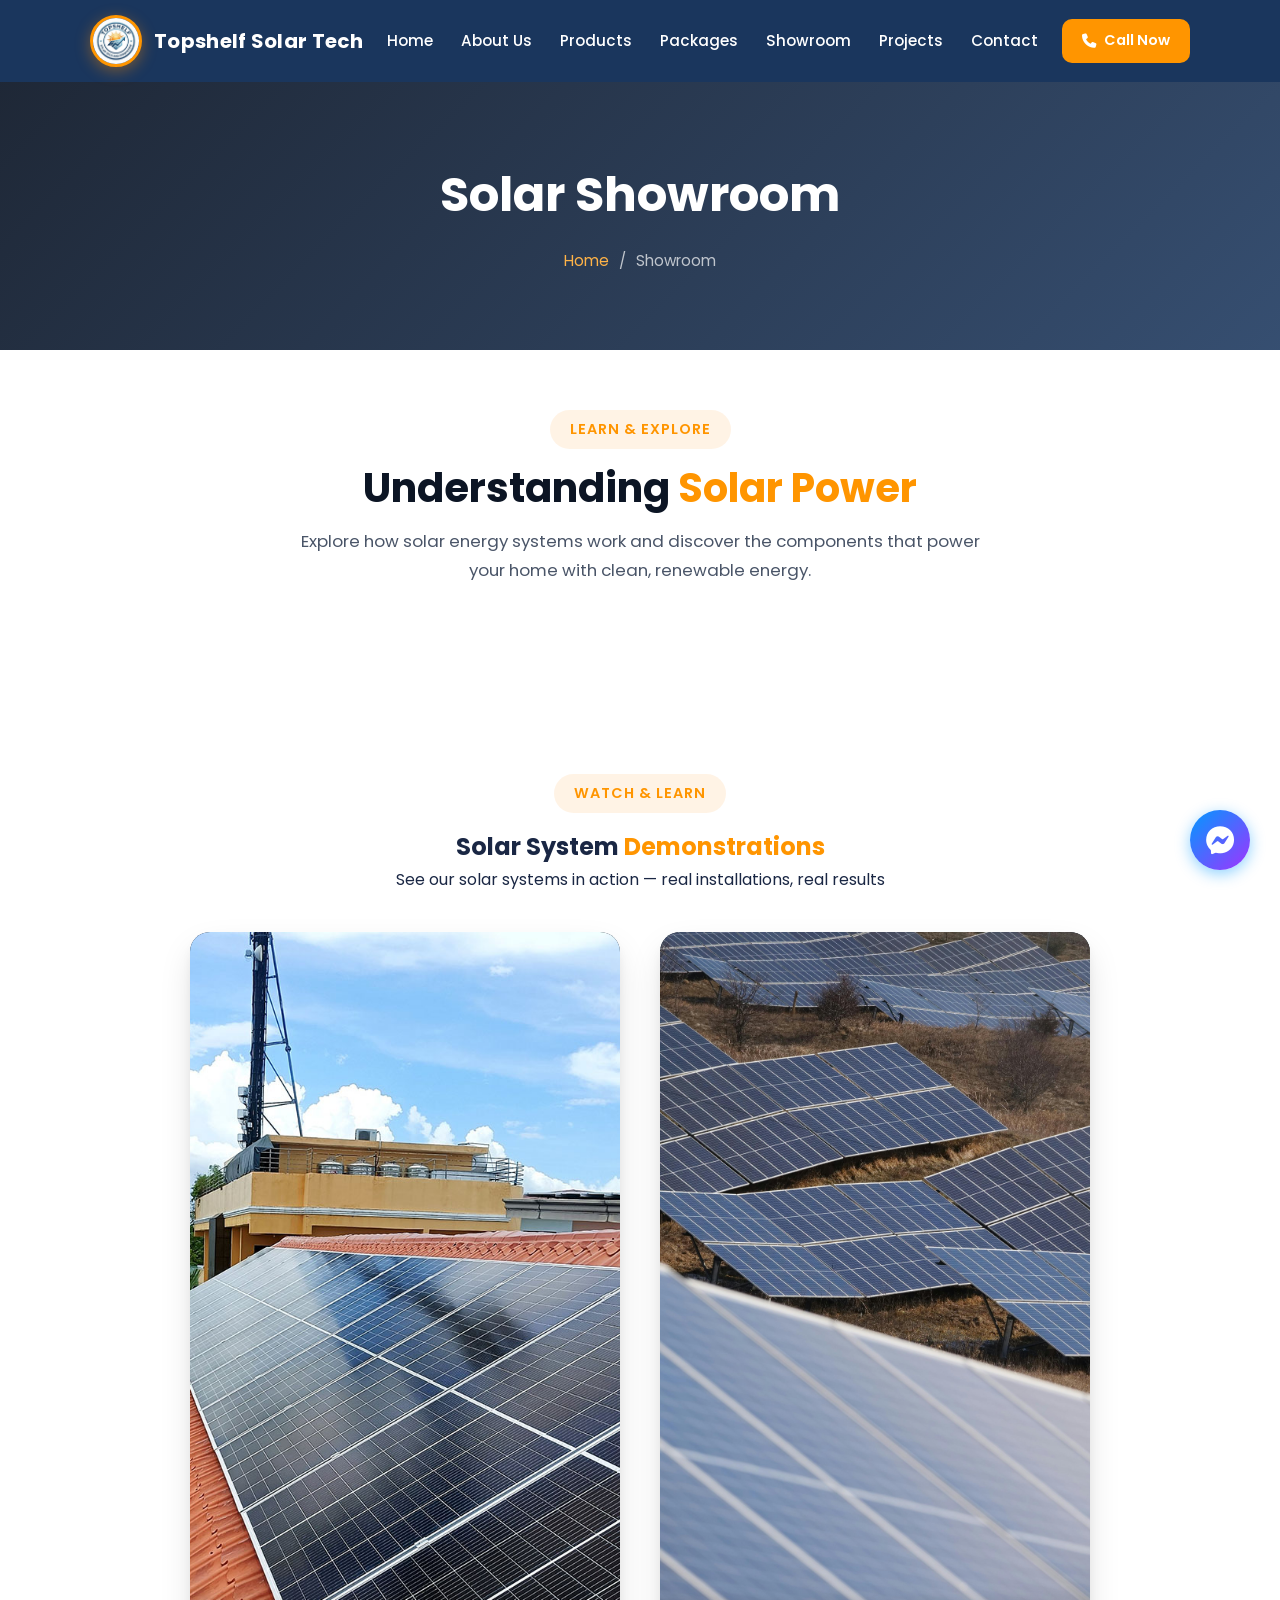
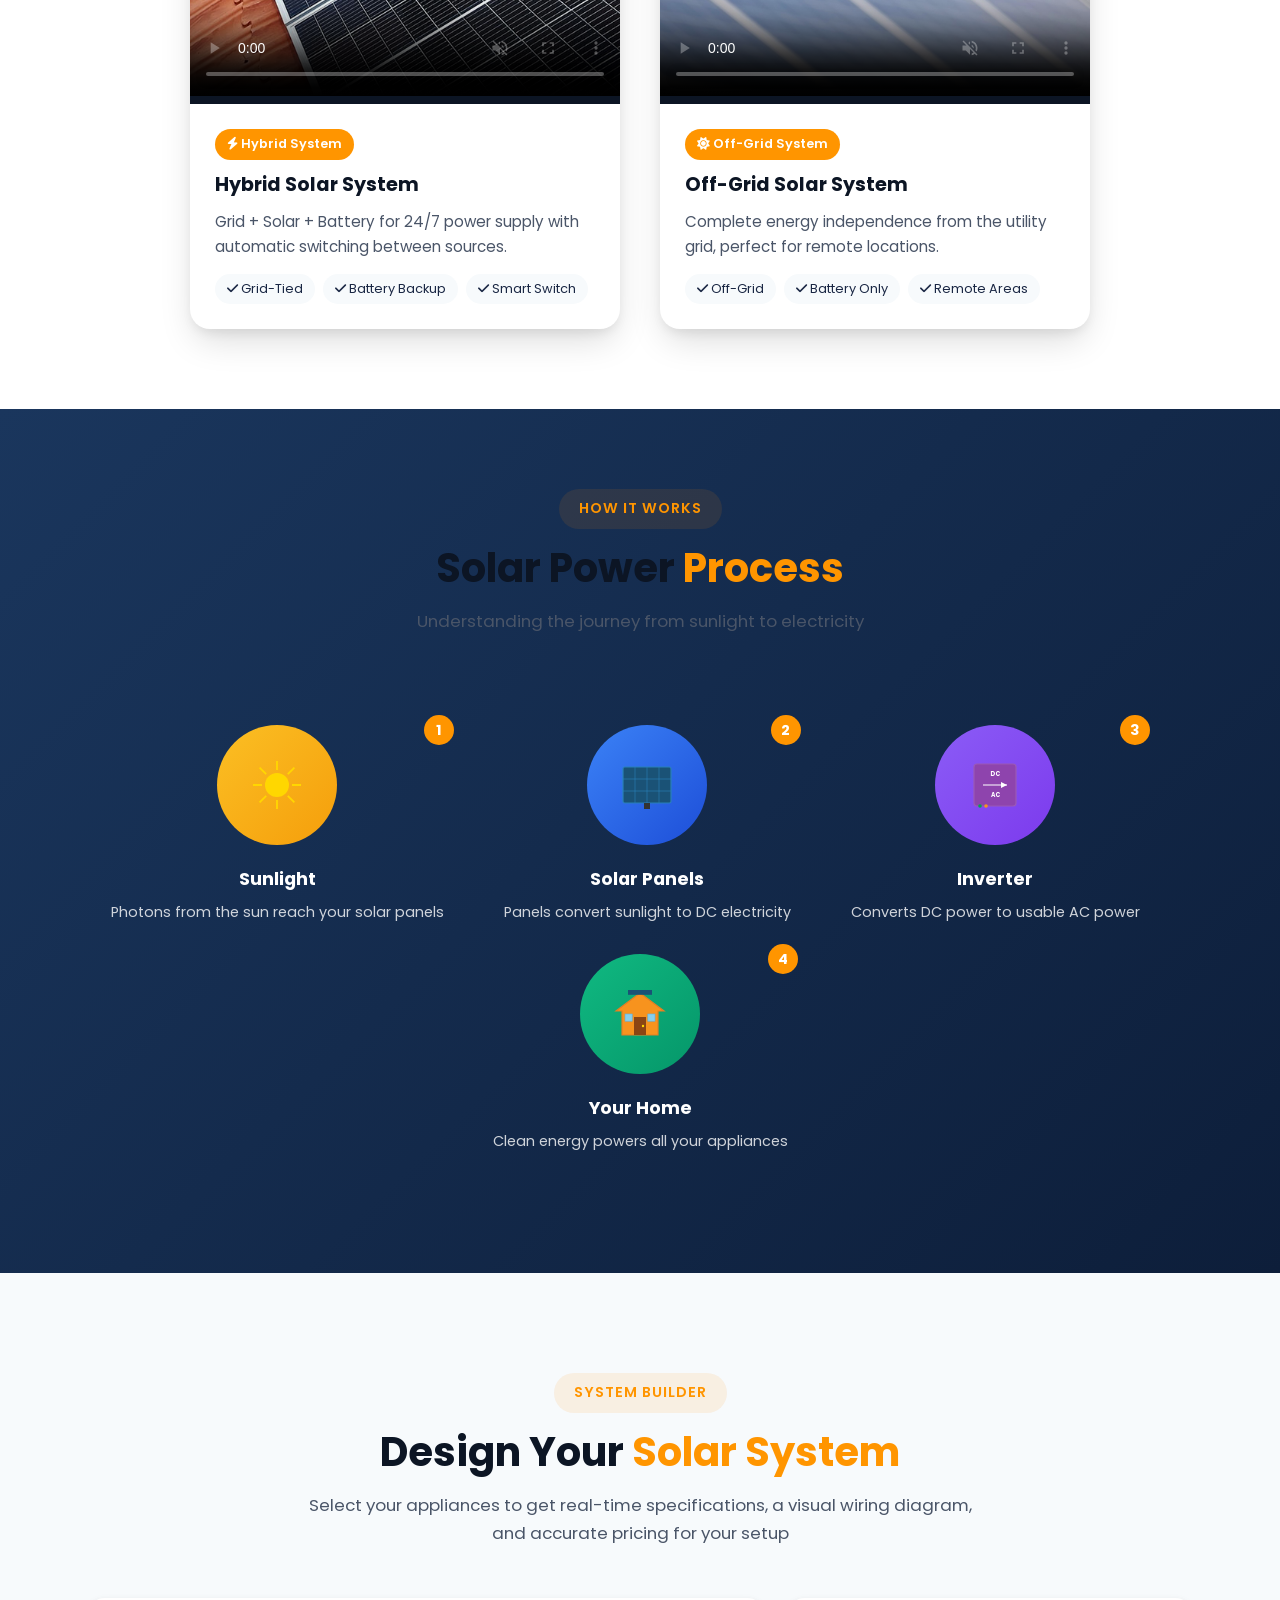
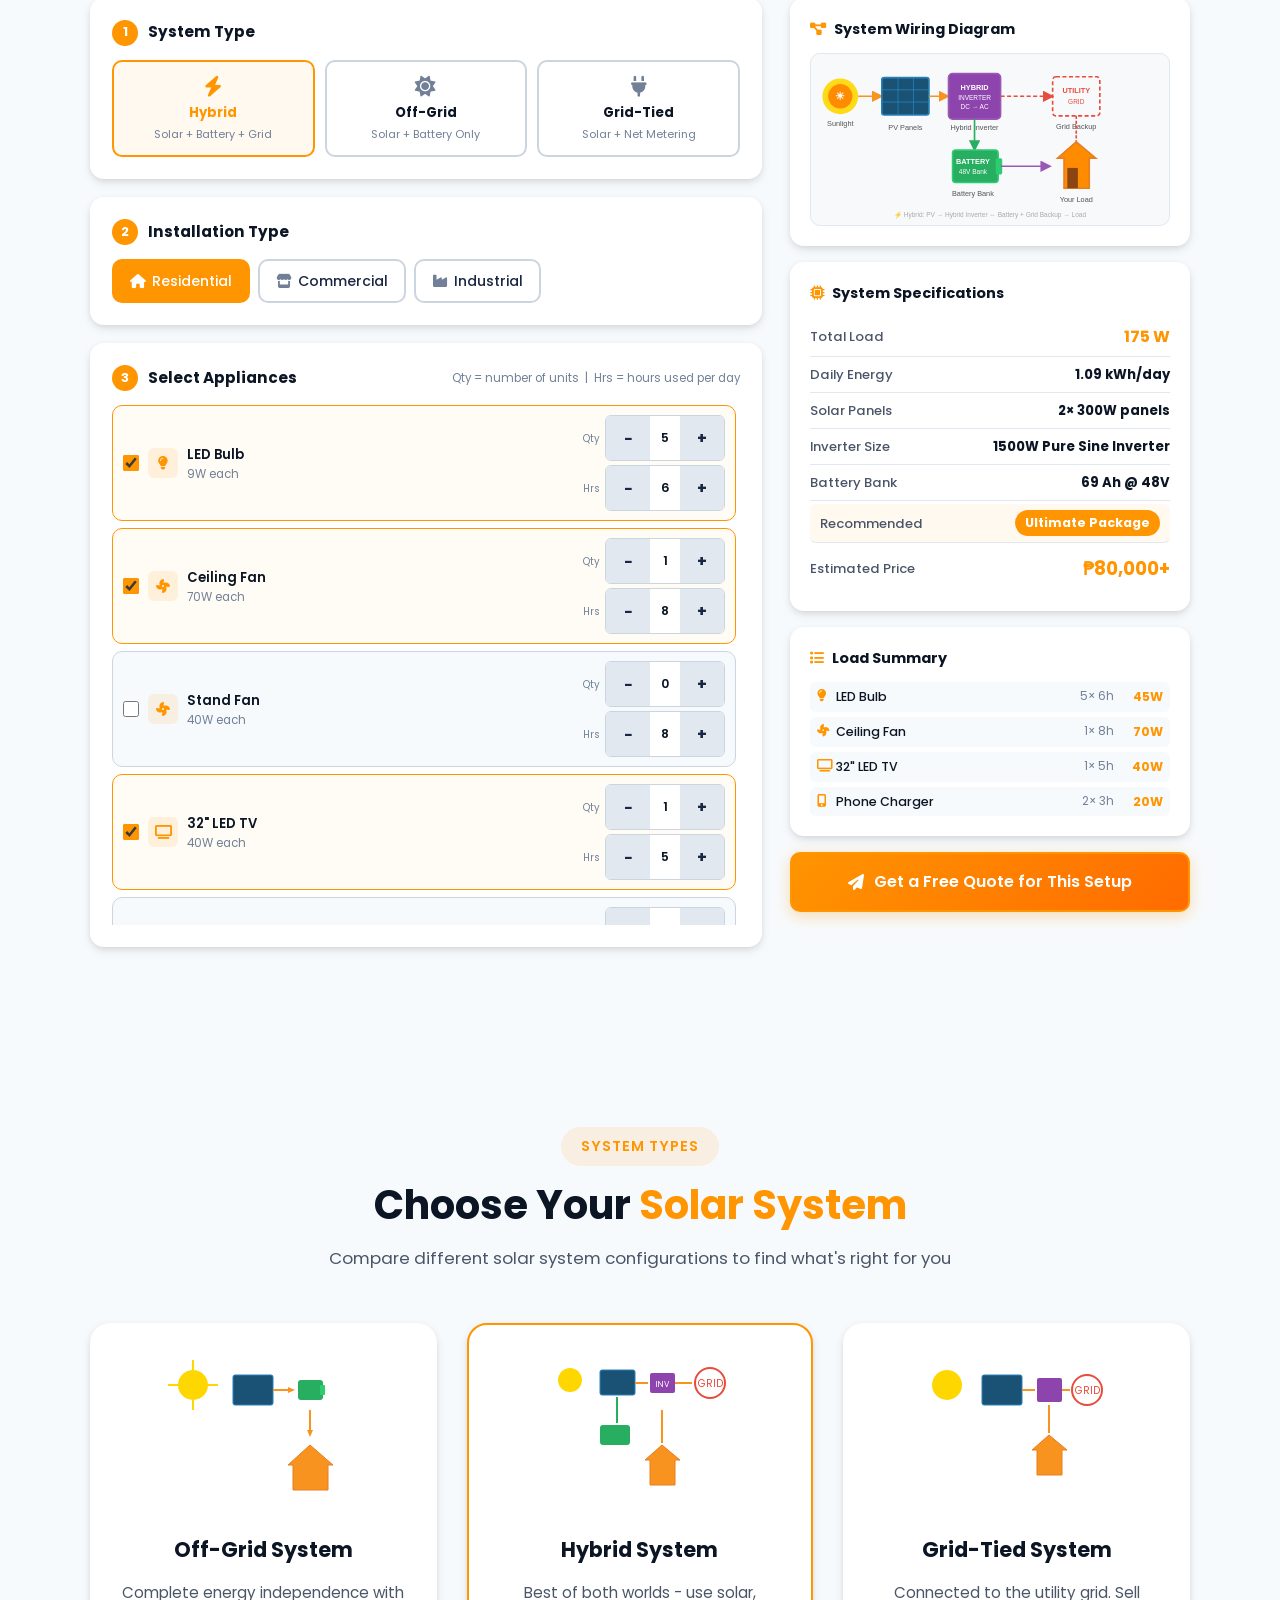
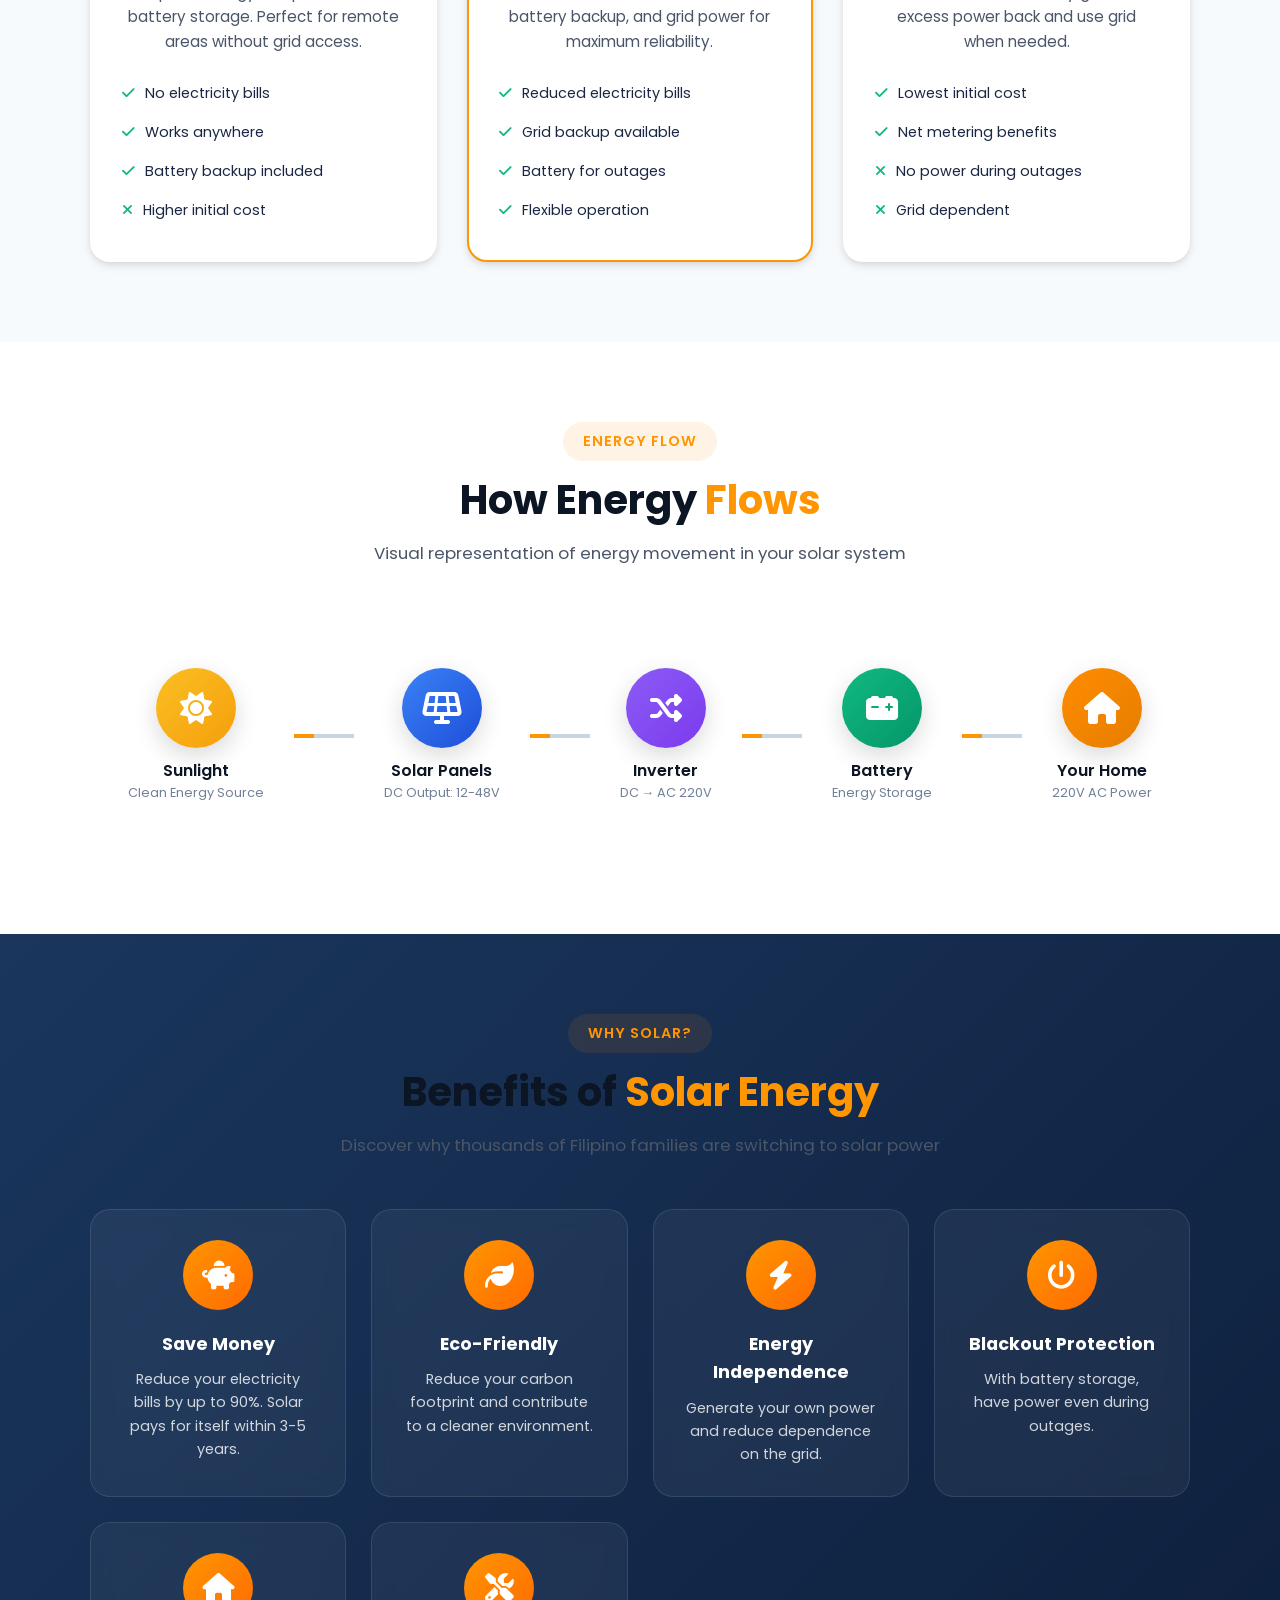
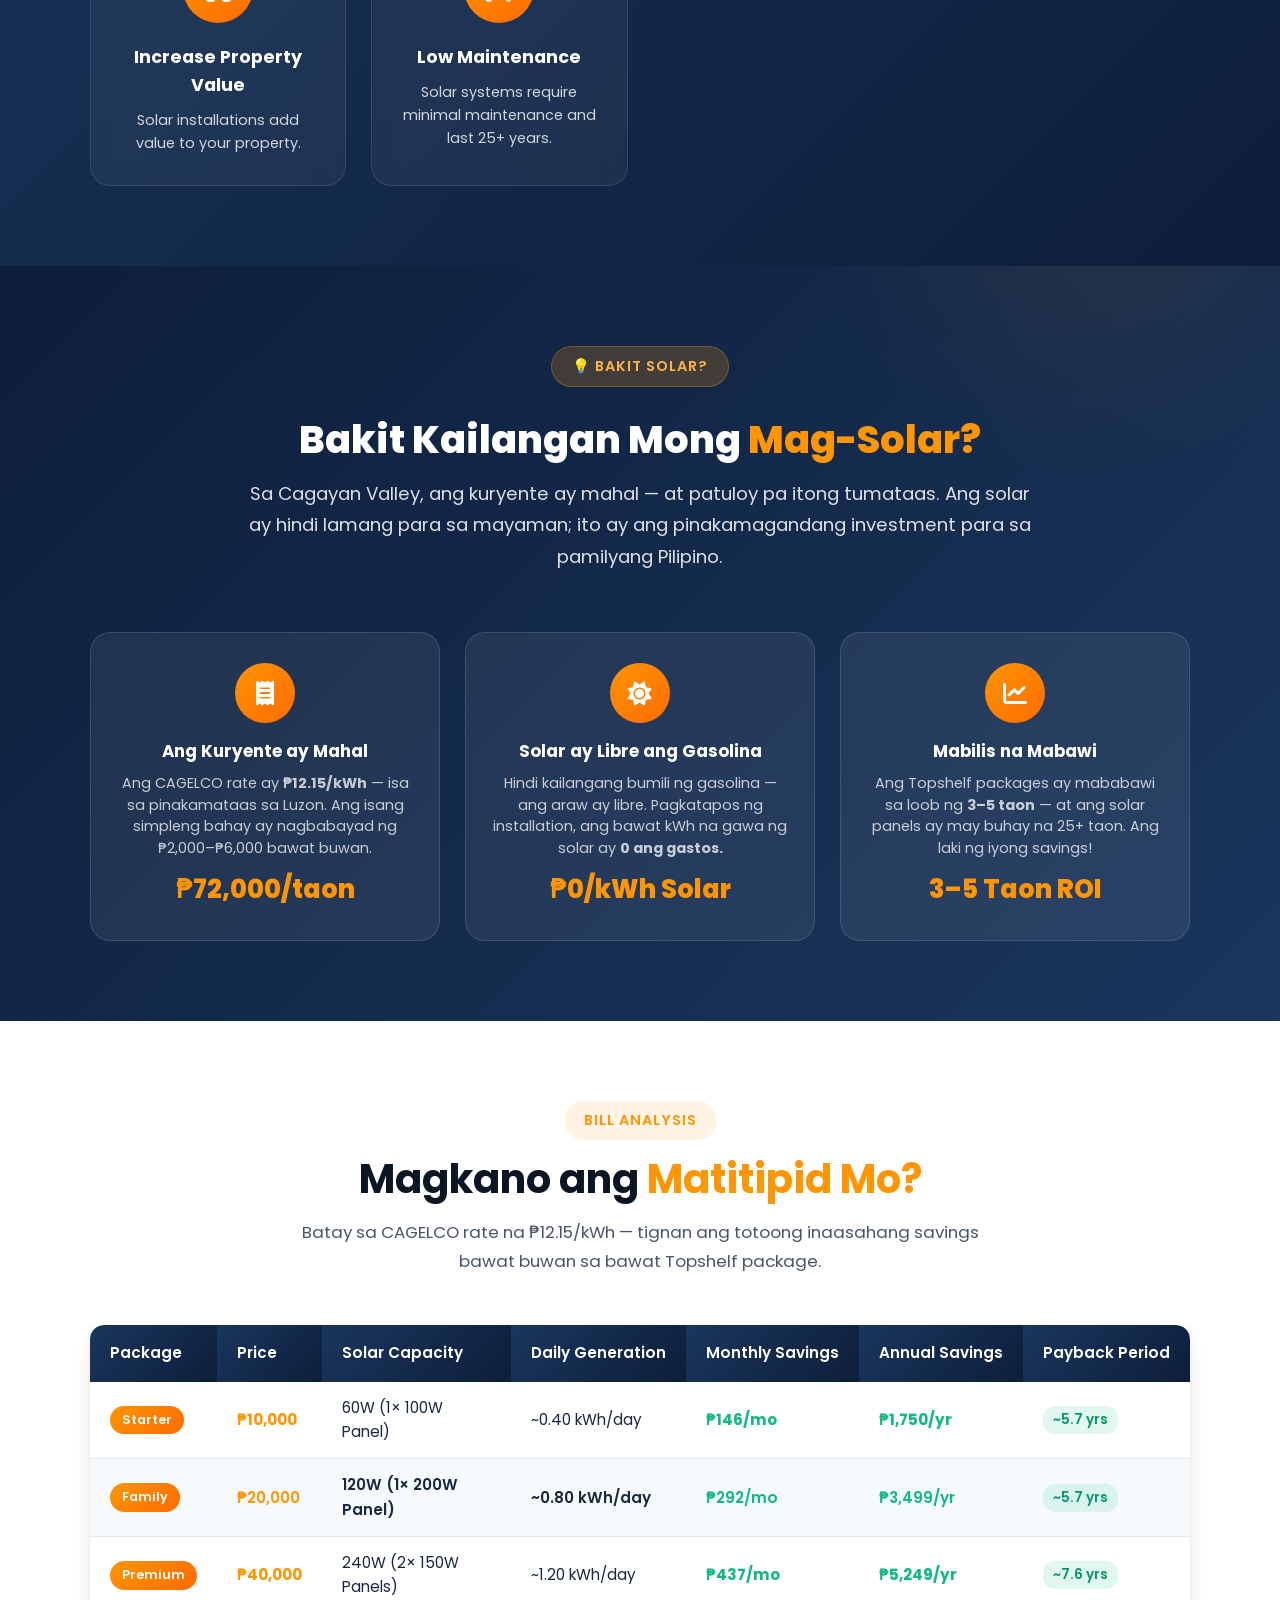
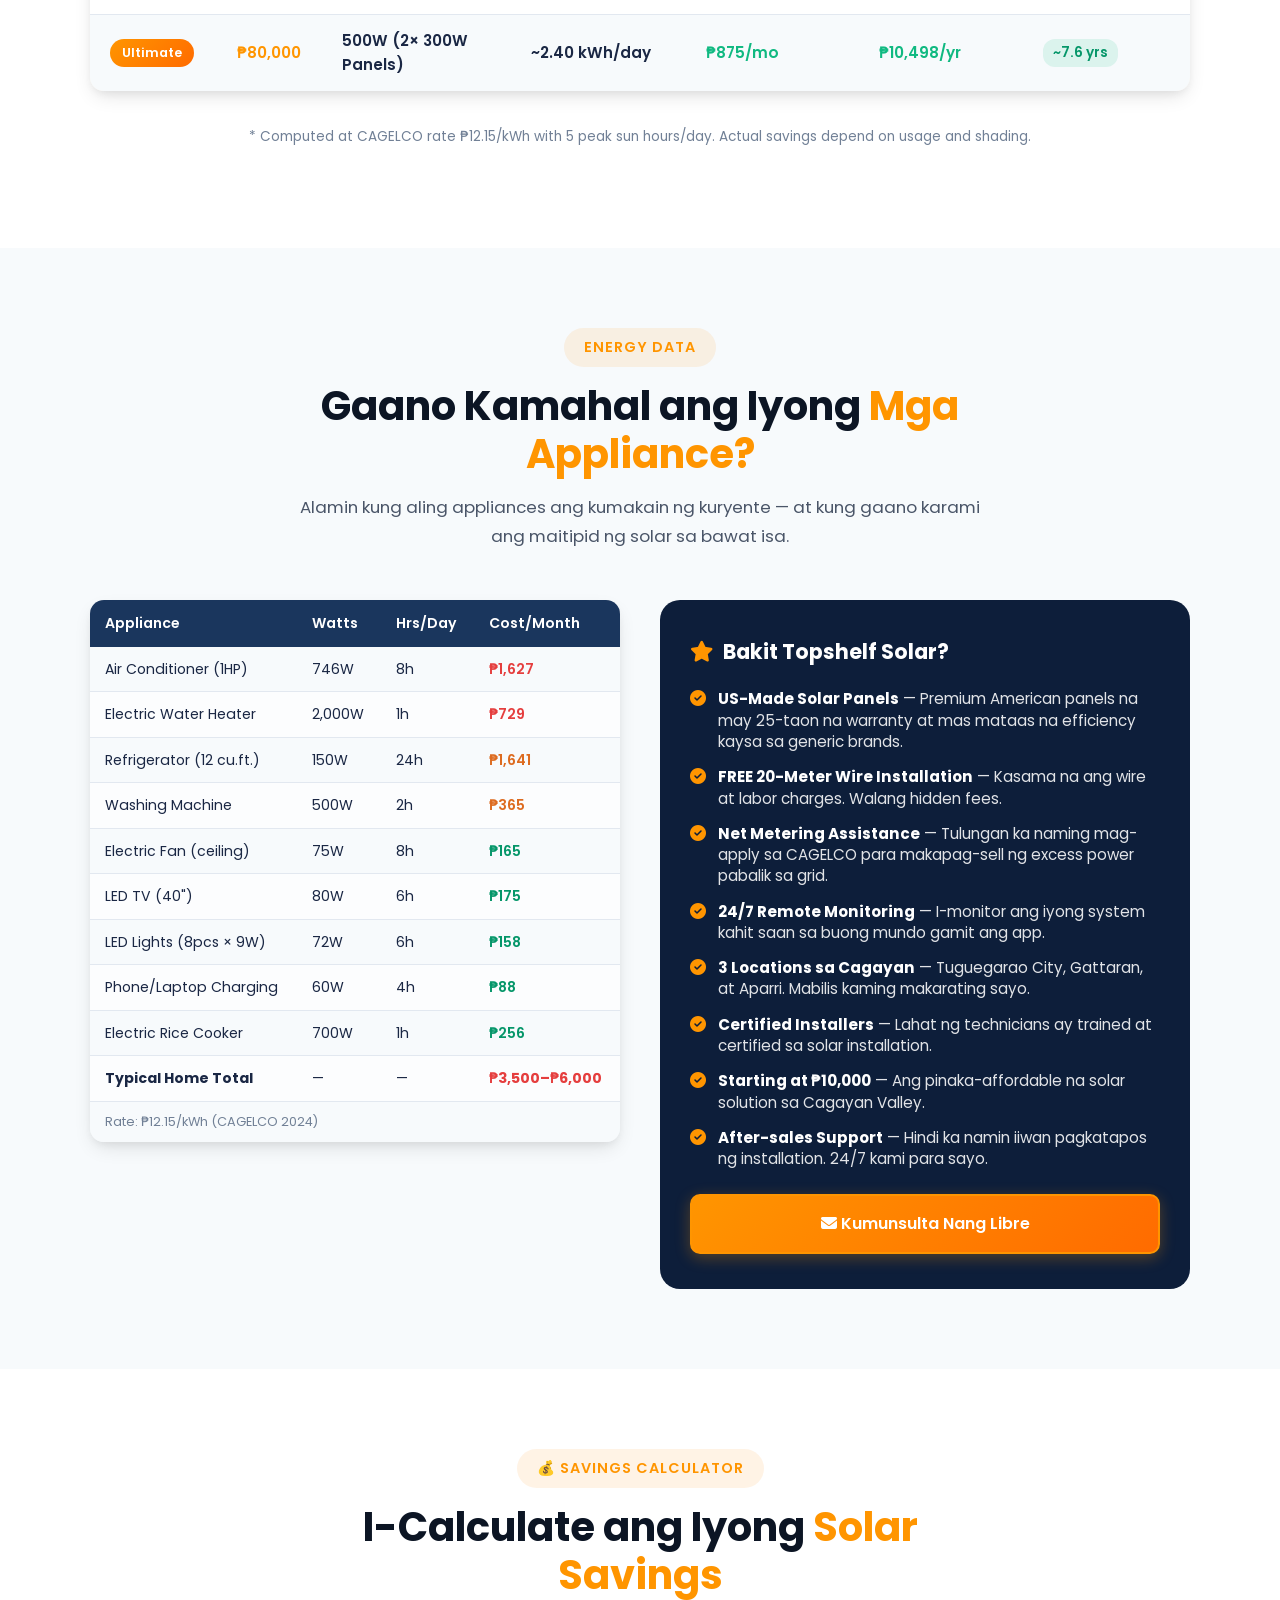
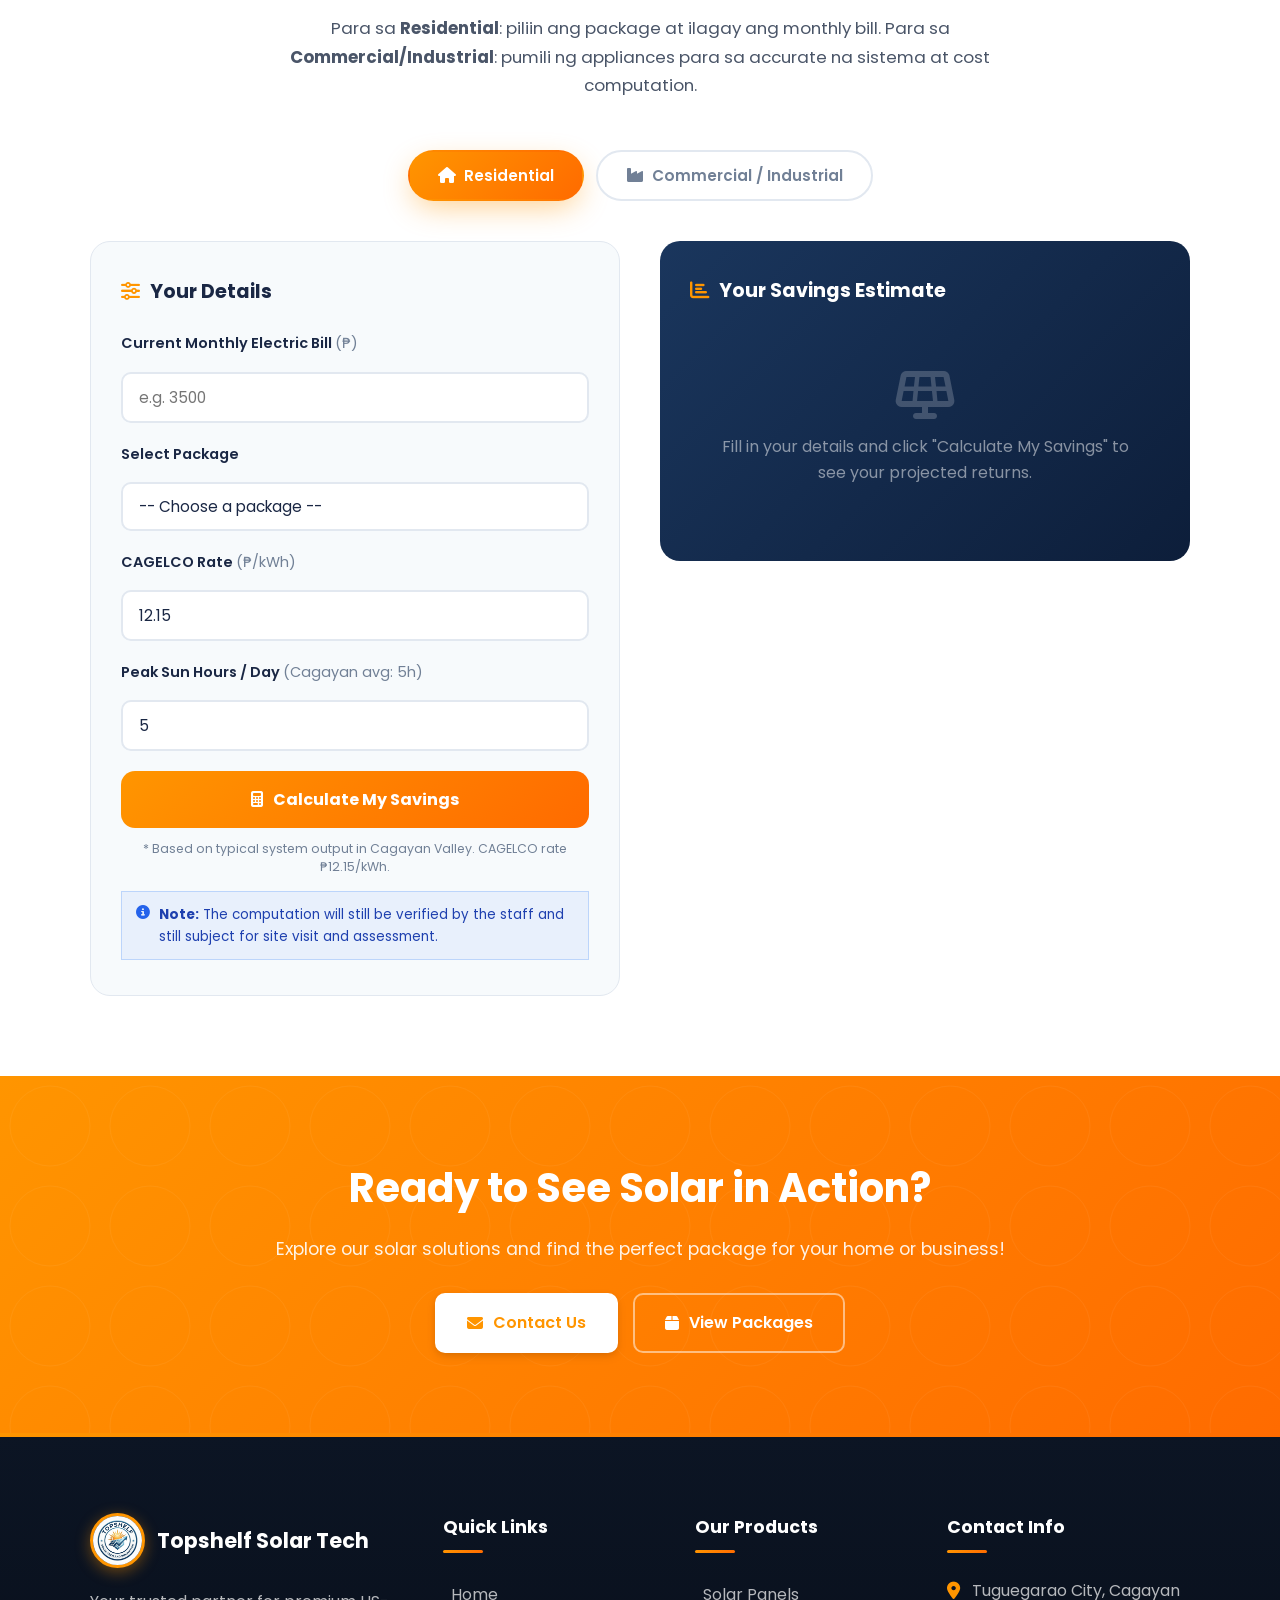
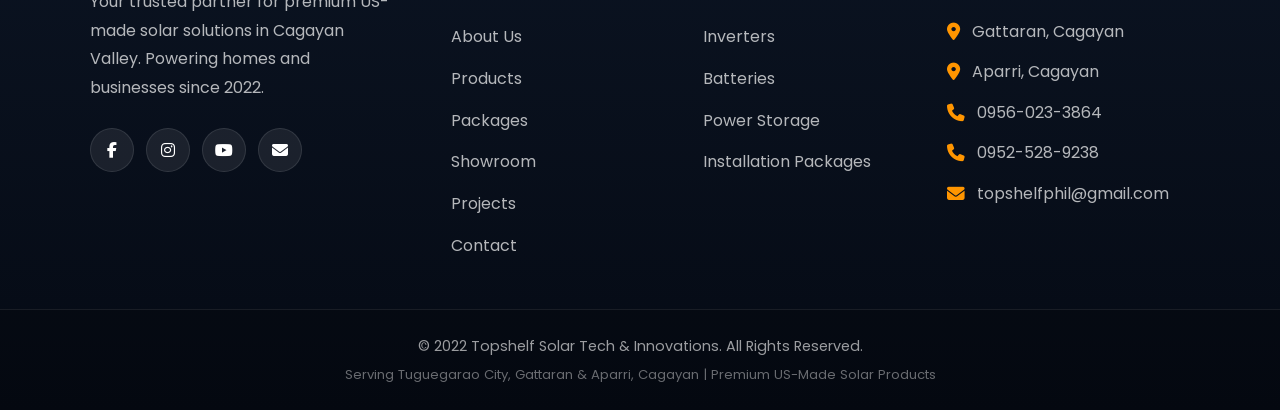
<file: showroom.html>
<!DOCTYPE html>
<html lang="en">
<head>
    <meta charset="UTF-8">
    <meta name="viewport" content="width=device-width, initial-scale=1.0">
    <meta name="description" content="Visit our solar showroom to see how solar power systems work. Interactive diagrams and power generation displays by Topshelf Solar Tech.">
    <meta name="keywords" content="solar showroom, how solar works, solar power diagram, energy flow, Topshelf Solar">
    <title>Solar Showroom | Topshelf Solar Tech & Innovations</title>
    <link rel="icon" type="image/png" sizes="32x32" href="favicon-32.png">
    <link rel="icon" type="image/x-icon" href="favicon.ico">
    <link rel="apple-touch-icon" sizes="180x180" href="favicon-180.png">
    <link href="https://fonts.googleapis.com/css2?family=Poppins:wght@300;400;500;600;700;800&display=swap" rel="stylesheet">
    <link rel="stylesheet" href="https://cdnjs.cloudflare.com/ajax/libs/font-awesome/6.4.0/css/all.min.css">
    <link rel="stylesheet" href="css/style.css?v=20260428b">
    <link rel="stylesheet" href="css/responsive.css?v=20260428b">
</head>
<body>
    <!-- Header -->
    <header id="header" class="header-inner">
        <nav class="navbar">
            <div class="container">
                <a href="./" class="logo">
                    <img src="topshelf.png" alt="Topshelf Solar Tech Logo" class="logo-round">
                    <span>Topshelf Solar Tech</span>
                </a>
                <div class="nav-menu" id="navMenu">
                    <ul class="nav-links">
                        <li><a href="./">Home</a></li>
                        <li><a href="about">About Us</a></li>
                        <li><a href="products">Products</a></li>
                        <li><a href="packages">Packages</a></li>
                        <li><a href="showroom" class="active">Showroom</a></li>
                        <li><a href="projects">Projects</a></li>
                        <li><a href="contact">Contact</a></li>
                    </ul>
                </div>
                <div class="nav-actions">
                    <a href="tel:09560233864" class="call-btn">
                        <i class="fas fa-phone"></i>
                        <span>Call Now</span>
                    </a>
                    <button class="menu-toggle" id="menuToggle" aria-label="Toggle navigation menu" title="Menu">
                        <span></span>
                        <span></span>
                        <span></span>
                    </button>
                </div>
            </div>
        </nav>
    </header>

    <!-- Page Banner -->
    <section class="page-banner page-banner-showroom">
        <div class="banner-overlay"></div>
        <div class="container">
            <div class="banner-content">
                <h1>Solar Showroom</h1>
                <nav class="breadcrumb">
                    <a href="./">Home</a>
                    <span>/</span>
                    <span>Showroom</span>
                </nav>
            </div>
        </div>
    </section>

    <!-- Showroom Intro -->
    <section class="showroom-intro">
        <div class="container">
            <div class="section-header">
                <span class="section-tag">Learn & Explore</span>
                <h2>Understanding <span class="highlight">Solar Power</span></h2>
                <p>Explore how solar energy systems work and discover the components that power your home with clean, renewable energy.</p>
            </div>
        </div>
    </section>

    <!-- Video Showcase Section -->
    <section class="video-showcase-section">
        <div class="video-section-header">
            <span class="section-tag">Watch &amp; Learn</span>
            <h2>Solar System <span class="highlight">Demonstrations</span></h2>
            <p>See our solar systems in action — real installations, real results</p>
        </div>
        <div class="video-portrait-stage">
            <!-- Portrait Video 1: Hybrid System -->
            <div class="video-portrait-card">
                <div class="video-portrait-wrapper">
                    <video controls muted poster="7.jpg">
                        <source src="Hybrid.mp4" type="video/mp4">
                    </video>
                </div>
                <div class="video-portrait-info">
                    <span class="video-type-badge"><i class="fas fa-bolt"></i> Hybrid System</span>
                    <h3>Hybrid Solar System</h3>
                    <p>Grid + Solar + Battery for 24/7 power supply with automatic switching between sources.</p>
                    <div class="video-feature-tags">
                        <span><i class="fas fa-check"></i> Grid-Tied</span>
                        <span><i class="fas fa-check"></i> Battery Backup</span>
                        <span><i class="fas fa-check"></i> Smart Switch</span>
                    </div>
                </div>
            </div>
            <!-- Portrait Video 2: Off-Grid Solar -->
            <div class="video-portrait-card">
                <div class="video-portrait-wrapper">
                    <video controls muted poster="5.jpg">
                        <source src="Solar.mp4" type="video/mp4">
                    </video>
                </div>
                <div class="video-portrait-info">
                    <span class="video-type-badge"><i class="fas fa-sun"></i> Off-Grid System</span>
                    <h3>Off-Grid Solar System</h3>
                    <p>Complete energy independence from the utility grid, perfect for remote locations.</p>
                    <div class="video-feature-tags">
                        <span><i class="fas fa-check"></i> Off-Grid</span>
                        <span><i class="fas fa-check"></i> Battery Only</span>
                        <span><i class="fas fa-check"></i> Remote Areas</span>
                    </div>
                </div>
            </div>
        </div>
    </section>

    <!-- How Solar Works - Enhanced Diagram -->
    <section class="how-solar-works">
        <div class="container">
            <div class="section-header">
                <span class="section-tag">How It Works</span>
                <h2>Solar Power <span class="highlight">Process</span></h2>
                <p>Understanding the journey from sunlight to electricity</p>
            </div>
            <div class="solar-process-diagram">
                <div class="process-step">
                    <div class="process-icon sun-glow">
                        <svg viewBox="0 0 100 100" class="sun-svg">
                            <circle cx="50" cy="50" r="20" fill="#FFD700"/>
                            <g class="sun-rays">
                                <line x1="50" y1="10" x2="50" y2="25" stroke="#FFD700" stroke-width="3"/>
                                <line x1="50" y1="75" x2="50" y2="90" stroke="#FFD700" stroke-width="3"/>
                                <line x1="10" y1="50" x2="25" y2="50" stroke="#FFD700" stroke-width="3"/>
                                <line x1="75" y1="50" x2="90" y2="50" stroke="#FFD700" stroke-width="3"/>
                                <line x1="21" y1="21" x2="32" y2="32" stroke="#FFD700" stroke-width="3"/>
                                <line x1="68" y1="68" x2="79" y2="79" stroke="#FFD700" stroke-width="3"/>
                                <line x1="21" y1="79" x2="32" y2="68" stroke="#FFD700" stroke-width="3"/>
                                <line x1="68" y1="32" x2="79" y2="21" stroke="#FFD700" stroke-width="3"/>
                            </g>
                        </svg>
                    </div>
                    <div class="process-number">1</div>
                    <h4>Sunlight</h4>
                    <p>Photons from the sun reach your solar panels</p>
                </div>
                <div class="process-arrow">
                    <svg viewBox="0 0 50 20">
                        <defs>
                            <linearGradient id="arrowGrad" x1="0%" y1="0%" x2="100%" y2="0%">
                                <stop offset="0%" stop-color="#f7931e"/>
                                <stop offset="100%" stop-color="#00a651"/>
                            </linearGradient>
                        </defs>
                        <line x1="0" y1="10" x2="35" y2="10" stroke="url(#arrowGrad)" stroke-width="3"/>
                        <polygon points="35,5 45,10 35,15" fill="#00a651"/>
                    </svg>
                </div>
                <div class="process-step">
                    <div class="process-icon panel-icon-large">
                        <svg viewBox="0 0 100 100" class="panel-svg">
                            <rect x="10" y="20" width="80" height="60" rx="3" fill="#1a5276" stroke="#2980b9" stroke-width="2"/>
                            <line x1="10" y1="40" x2="90" y2="40" stroke="#2980b9" stroke-width="1"/>
                            <line x1="10" y1="60" x2="90" y2="60" stroke="#2980b9" stroke-width="1"/>
                            <line x1="30" y1="20" x2="30" y2="80" stroke="#2980b9" stroke-width="1"/>
                            <line x1="50" y1="20" x2="50" y2="80" stroke="#2980b9" stroke-width="1"/>
                            <line x1="70" y1="20" x2="70" y2="80" stroke="#2980b9" stroke-width="1"/>
                            <rect x="45" y="80" width="10" height="10" fill="#333"/>
                        </svg>
                    </div>
                    <div class="process-number">2</div>
                    <h4>Solar Panels</h4>
                    <p>Panels convert sunlight to DC electricity</p>
                </div>
                <div class="process-arrow">
                    <svg viewBox="0 0 50 20">
                        <line x1="0" y1="10" x2="35" y2="10" stroke="url(#arrowGrad)" stroke-width="3"/>
                        <polygon points="35,5 45,10 35,15" fill="#00a651"/>
                    </svg>
                </div>
                <div class="process-step">
                    <div class="process-icon inverter-icon-large">
                        <svg viewBox="0 0 100 100" class="inverter-svg">
                            <rect x="15" y="15" width="70" height="70" rx="5" fill="#8e44ad" stroke="#9b59b6" stroke-width="2"/>
                            <text x="50" y="35" text-anchor="middle" fill="white" font-size="10" font-weight="bold">DC</text>
                            <path d="M30 50 L70 50" stroke="white" stroke-width="2"/>
                            <polygon points="60,45 70,50 60,55" fill="white"/>
                            <text x="50" y="70" text-anchor="middle" fill="white" font-size="10" font-weight="bold">AC</text>
                            <circle cx="25" cy="85" r="3" fill="#00a651"/>
                            <circle cx="35" cy="85" r="3" fill="#f7931e"/>
                        </svg>
                    </div>
                    <div class="process-number">3</div>
                    <h4>Inverter</h4>
                    <p>Converts DC power to usable AC power</p>
                </div>
                <div class="process-arrow">
                    <svg viewBox="0 0 50 20">
                        <line x1="0" y1="10" x2="35" y2="10" stroke="url(#arrowGrad)" stroke-width="3"/>
                        <polygon points="35,5 45,10 35,15" fill="#00a651"/>
                    </svg>
                </div>
                <div class="process-step">
                    <div class="process-icon home-icon-large">
                        <svg viewBox="0 0 100 100" class="home-svg">
                            <polygon points="50,15 10,45 20,45 20,85 80,85 80,45 90,45" fill="#f7931e" stroke="#e67e22" stroke-width="2"/>
                            <rect x="40" y="55" width="20" height="30" fill="#8b4513"/>
                            <circle cx="55" cy="70" r="2" fill="#FFD700"/>
                            <rect x="25" y="50" width="12" height="12" fill="#87CEEB" stroke="#5dade2" stroke-width="1"/>
                            <rect x="63" y="50" width="12" height="12" fill="#87CEEB" stroke="#5dade2" stroke-width="1"/>
                            <rect x="30" y="10" width="40" height="8" fill="#1a5276"/>
                        </svg>
                    </div>
                    <div class="process-number">4</div>
                    <h4>Your Home</h4>
                    <p>Clean energy powers all your appliances</p>
                </div>
            </div>
        </div>
    </section>

    <!-- Solar System Configurator -->
    <section class="solar-configurator">
        <div class="container">
            <div class="section-header">
                <span class="section-tag">System Builder</span>
                <h2>Design Your <span class="highlight">Solar System</span></h2>
                <p>Select your appliances to get real-time specifications, a visual wiring diagram, and accurate pricing for your setup</p>
            </div>
            <div class="configurator-layout">
                <!-- Left: Controls Panel -->
                <div class="config-controls">
                    <!-- Step 1: System Type -->
                    <div class="config-block">
                        <h3 class="config-block-title"><span class="step-num">1</span> System Type</h3>
                        <div class="type-grid">
                            <button class="type-btn active" data-type="hybrid">
                                <i class="fas fa-bolt"></i>
                                <strong>Hybrid</strong>
                                <small>Solar + Battery + Grid</small>
                            </button>
                            <button class="type-btn" data-type="offgrid">
                                <i class="fas fa-sun"></i>
                                <strong>Off-Grid</strong>
                                <small>Solar + Battery Only</small>
                            </button>
                            <button class="type-btn" data-type="gridtied">
                                <i class="fas fa-plug"></i>
                                <strong>Grid-Tied</strong>
                                <small>Solar + Net Metering</small>
                            </button>
                        </div>
                    </div>
                    <!-- Step 2: Installation Sector -->
                    <div class="config-block">
                        <h3 class="config-block-title"><span class="step-num">2</span> Installation Type</h3>
                        <div class="sector-tabs">
                            <button class="sector-btn active" data-sector="residential"><i class="fas fa-home"></i> Residential</button>
                            <button class="sector-btn" data-sector="commercial"><i class="fas fa-store"></i> Commercial</button>
                            <button class="sector-btn" data-sector="industrial"><i class="fas fa-industry"></i> Industrial</button>
                        </div>
                    </div>
                    <!-- Step 3: Appliances -->
                    <div class="config-block">
                        <h3 class="config-block-title">
                            <span class="step-num">3</span> Select Appliances
                            <small class="hints">Qty = number of units &nbsp;|&nbsp; Hrs = hours used per day</small>
                        </h3>
                        <div class="appliances-list" id="appliancesGrid"></div>
                    </div>
                </div>
                <!-- Right: Results Panel -->
                <div class="config-results">
                    <!-- Live Diagram -->
                    <div class="result-card diagram-card">
                        <h3 class="result-title"><i class="fas fa-project-diagram"></i> System Wiring Diagram</h3>
                        <div id="liveSystemDiagram" class="live-diagram"></div>
                    </div>
                    <!-- System Specs -->
                    <div class="result-card specs-card">
                        <h3 class="result-title"><i class="fas fa-microchip"></i> System Specifications</h3>
                        <div class="spec-rows">
                            <div class="spec-row">
                                <span class="spec-label">Total Load</span>
                                <span class="spec-value accent" id="totalWatts">0 W</span>
                            </div>
                            <div class="spec-row">
                                <span class="spec-label">Daily Energy</span>
                                <span class="spec-value" id="dailyEnergy">0 kWh/day</span>
                            </div>
                            <div class="spec-row">
                                <span class="spec-label">Solar Panels</span>
                                <span class="spec-value" id="recPanels">—</span>
                            </div>
                            <div class="spec-row">
                                <span class="spec-label">Inverter Size</span>
                                <span class="spec-value" id="recInverter">—</span>
                            </div>
                            <div class="spec-row">
                                <span class="spec-label">Battery Bank</span>
                                <span class="spec-value" id="recBattery">—</span>
                            </div>
                            <div class="spec-row highlight-row">
                                <span class="spec-label">Recommended</span>
                                <span class="spec-value system-label" id="recLabel">—</span>
                            </div>
                            <div class="spec-row price-row">
                                <span class="spec-label">Estimated Price</span>
                                <span class="spec-value price-value" id="priceEstimate">₱0</span>
                            </div>
                        </div>
                    </div>
                    <!-- Load Summary -->
                    <div class="result-card">
                        <h3 class="result-title"><i class="fas fa-list"></i> Load Summary</h3>
                        <div id="selectedAppliances" class="selected-list">
                            <div class="no-selection">Select appliances above to calculate your load</div>
                        </div>
                    </div>
                    <a href="contact" class="btn btn-primary btn-block">
                        <i class="fas fa-paper-plane"></i> Get a Free Quote for This Setup
                    </a>
                </div>
            </div>
        </div>
    </section>

    <!-- System Types Comparison -->
    <section class="system-types-section">
        <div class="container">
            <div class="section-header">
                <span class="section-tag">System Types</span>
                <h2>Choose Your <span class="highlight">Solar System</span></h2>
                <p>Compare different solar system configurations to find what's right for you</p>
            </div>
            <div class="system-comparison-grid">
                <div class="system-type-card">
                    <div class="system-diagram">
                        <svg viewBox="0 0 200 150" class="system-svg">
                            <!-- Sun -->
                            <circle cx="30" cy="30" r="15" fill="#FFD700"/>
                            <line x1="30" y1="5" x2="30" y2="15" stroke="#FFD700" stroke-width="2"/>
                            <line x1="30" y1="45" x2="30" y2="55" stroke="#FFD700" stroke-width="2"/>
                            <line x1="5" y1="30" x2="15" y2="30" stroke="#FFD700" stroke-width="2"/>
                            <line x1="45" y1="30" x2="55" y2="30" stroke="#FFD700" stroke-width="2"/>
                            <!-- Panel -->
                            <rect x="70" y="20" width="40" height="30" rx="2" fill="#1a5276" stroke="#2980b9"/>
                            <!-- Arrow to Battery -->
                            <line x1="110" y1="35" x2="130" y2="35" stroke="#f7931e" stroke-width="2"/>
                            <polygon points="125,32 132,35 125,38" fill="#f7931e"/>
                            <!-- Battery -->
                            <rect x="135" y="25" width="25" height="20" rx="3" fill="#27ae60"/>
                            <rect x="157" y="30" width="5" height="10" rx="1" fill="#2ecc71"/>
                            <!-- Arrow to Home -->
                            <line x1="147" y1="55" x2="147" y2="80" stroke="#f7931e" stroke-width="2"/>
                            <polygon points="144,75 147,82 150,75" fill="#f7931e"/>
                            <!-- Home -->
                            <polygon points="147,90 125,110 130,110 130,135 165,135 165,110 170,110" fill="#f7931e" stroke="#e67e22"/>
                        </svg>
                    </div>
                    <h3>Off-Grid System</h3>
                    <p>Complete energy independence with battery storage. Perfect for remote areas without grid access.</p>
                    <ul class="system-features">
                        <li><i class="fas fa-check"></i> No electricity bills</li>
                        <li><i class="fas fa-check"></i> Works anywhere</li>
                        <li><i class="fas fa-check"></i> Battery backup included</li>
                        <li><i class="fas fa-times"></i> Higher initial cost</li>
                    </ul>
                </div>
                <div class="system-type-card featured">
                    <div class="featured-badge">Most Popular</div>
                    <div class="system-diagram">
                        <svg viewBox="0 0 200 150" class="system-svg">
                            <!-- Sun -->
                            <circle cx="30" cy="25" r="12" fill="#FFD700"/>
                            <!-- Panel -->
                            <rect x="60" y="15" width="35" height="25" rx="2" fill="#1a5276" stroke="#2980b9"/>
                            <!-- Inverter -->
                            <rect x="110" y="18" width="25" height="20" rx="2" fill="#8e44ad"/>
                            <text x="122" y="32" text-anchor="middle" fill="white" font-size="8">INV</text>
                            <!-- Battery -->
                            <rect x="60" y="70" width="30" height="20" rx="3" fill="#27ae60"/>
                            <!-- Grid symbol -->
                            <circle cx="170" cy="28" r="15" fill="none" stroke="#e74c3c" stroke-width="2"/>
                            <text x="170" y="32" text-anchor="middle" fill="#e74c3c" font-size="10">GRID</text>
                            <!-- Arrows -->
                            <line x1="95" y1="28" x2="108" y2="28" stroke="#f7931e" stroke-width="2"/>
                            <line x1="135" y1="28" x2="152" y2="28" stroke="#f7931e" stroke-width="2"/>
                            <line x1="77" y1="42" x2="77" y2="68" stroke="#27ae60" stroke-width="2"/>
                            <!-- Home -->
                            <polygon points="122,90 105,105 110,105 110,130 135,130 135,105 140,105" fill="#f7931e" stroke="#e67e22"/>
                            <line x1="122" y1="55" x2="122" y2="88" stroke="#f7931e" stroke-width="2"/>
                        </svg>
                    </div>
                    <h3>Hybrid System</h3>
                    <p>Best of both worlds - use solar, battery backup, and grid power for maximum reliability.</p>
                    <ul class="system-features">
                        <li><i class="fas fa-check"></i> Reduced electricity bills</li>
                        <li><i class="fas fa-check"></i> Grid backup available</li>
                        <li><i class="fas fa-check"></i> Battery for outages</li>
                        <li><i class="fas fa-check"></i> Flexible operation</li>
                    </ul>
                </div>
                <div class="system-type-card">
                    <div class="system-diagram">
                        <svg viewBox="0 0 200 150" class="system-svg">
                            <!-- Sun -->
                            <circle cx="30" cy="30" r="15" fill="#FFD700"/>
                            <!-- Panel -->
                            <rect x="65" y="20" width="40" height="30" rx="2" fill="#1a5276" stroke="#2980b9"/>
                            <!-- Inverter -->
                            <rect x="120" y="23" width="25" height="24" rx="2" fill="#8e44ad"/>
                            <!-- Grid -->
                            <circle cx="170" cy="35" r="15" fill="none" stroke="#e74c3c" stroke-width="2"/>
                            <text x="170" y="39" text-anchor="middle" fill="#e74c3c" font-size="10">GRID</text>
                            <!-- Arrows -->
                            <line x1="105" y1="35" x2="118" y2="35" stroke="#f7931e" stroke-width="2"/>
                            <line x1="145" y1="35" x2="153" y2="35" stroke="#f7931e" stroke-width="2"/>
                            <!-- Home -->
                            <polygon points="132,80 115,95 120,95 120,120 145,120 145,95 150,95" fill="#f7931e" stroke="#e67e22"/>
                            <line x1="132" y1="50" x2="132" y2="78" stroke="#f7931e" stroke-width="2"/>
                        </svg>
                    </div>
                    <h3>Grid-Tied System</h3>
                    <p>Connected to the utility grid. Sell excess power back and use grid when needed.</p>
                    <ul class="system-features">
                        <li><i class="fas fa-check"></i> Lowest initial cost</li>
                        <li><i class="fas fa-check"></i> Net metering benefits</li>
                        <li><i class="fas fa-times"></i> No power during outages</li>
                        <li><i class="fas fa-times"></i> Grid dependent</li>
                    </ul>
                </div>
            </div>
        </div>
    </section>

    <!-- Energy Flow Diagram - Enhanced -->
    <section class="energy-flow-section">
        <div class="container">
            <div class="section-header">
                <span class="section-tag">Energy Flow</span>
                <h2>How Energy <span class="highlight">Flows</span></h2>
                <p>Visual representation of energy movement in your solar system</p>
            </div>
            <div class="energy-flow-modern">
                <div class="flow-node sun-node">
                    <div class="node-icon">
                        <i class="fas fa-sun"></i>
                    </div>
                    <span>Sunlight</span>
                    <small>Clean Energy Source</small>
                </div>
                <div class="flow-connector animated"></div>
                <div class="flow-node panel-node">
                    <div class="node-icon">
                        <i class="fas fa-solar-panel"></i>
                    </div>
                    <span>Solar Panels</span>
                    <small>DC Output: 12-48V</small>
                </div>
                <div class="flow-connector animated"></div>
                <div class="flow-node inverter-node">
                    <div class="node-icon">
                        <i class="fas fa-random"></i>
                    </div>
                    <span>Inverter</span>
                    <small>DC → AC 220V</small>
                </div>
                <div class="flow-connector animated"></div>
                <div class="flow-node battery-node">
                    <div class="node-icon">
                        <i class="fas fa-car-battery"></i>
                    </div>
                    <span>Battery</span>
                    <small>Energy Storage</small>
                </div>
                <div class="flow-connector animated"></div>
                <div class="flow-node home-node">
                    <div class="node-icon">
                        <i class="fas fa-home"></i>
                    </div>
                    <span>Your Home</span>
                    <small>220V AC Power</small>
                </div>
            </div>
        </div>
    </section>

    <!-- Solar Benefits -->
    <section class="solar-benefits-section">
        <div class="container">
            <div class="section-header">
                <span class="section-tag">Why Solar?</span>
                <h2>Benefits of <span class="highlight">Solar Energy</span></h2>
                <p>Discover why thousands of Filipino families are switching to solar power</p>
            </div>
            <div class="benefits-grid">
                <div class="benefit-card">
                    <div class="benefit-icon">
                        <i class="fas fa-piggy-bank"></i>
                    </div>
                    <h4>Save Money</h4>
                    <p>Reduce your electricity bills by up to 90%. Solar pays for itself within 3-5 years.</p>
                </div>
                <div class="benefit-card">
                    <div class="benefit-icon">
                        <i class="fas fa-leaf"></i>
                    </div>
                    <h4>Eco-Friendly</h4>
                    <p>Reduce your carbon footprint and contribute to a cleaner environment.</p>
                </div>
                <div class="benefit-card">
                    <div class="benefit-icon">
                        <i class="fas fa-bolt"></i>
                    </div>
                    <h4>Energy Independence</h4>
                    <p>Generate your own power and reduce dependence on the grid.</p>
                </div>
                <div class="benefit-card">
                    <div class="benefit-icon">
                        <i class="fas fa-power-off"></i>
                    </div>
                    <h4>Blackout Protection</h4>
                    <p>With battery storage, have power even during outages.</p>
                </div>
                <div class="benefit-card">
                    <div class="benefit-icon">
                        <i class="fas fa-home"></i>
                    </div>
                    <h4>Increase Property Value</h4>
                    <p>Solar installations add value to your property.</p>
                </div>
                <div class="benefit-card">
                    <div class="benefit-icon">
                        <i class="fas fa-tools"></i>
                    </div>
                    <h4>Low Maintenance</h4>
                    <p>Solar systems require minimal maintenance and last 25+ years.</p>
                </div>
            </div>
        </div>
    </section>

    <!-- Bakit Kailangan Mag-Solar? Section -->
    <section class="bakit-solar-section">
        <div class="container">
            <div class="bakit-hero-content">
                <span class="section-tag">💡 Bakit Solar?</span>
                <h2>Bakit Kailangan Mong <span class="highlight">Mag-Solar?</span></h2>
                <p class="lead">Sa Cagayan Valley, ang kuryente ay mahal — at patuloy pa itong tumataas. Ang solar ay hindi lamang para sa mayaman; ito ay ang pinakamagandang investment para sa pamilyang Pilipino.</p>
            </div>
            <div class="bakit-pillars">
                <div class="pillar-card">
                    <div class="pillar-icon"><i class="fas fa-receipt"></i></div>
                    <h4>Ang Kuryente ay Mahal</h4>
                    <p>Ang CAGELCO rate ay <strong>₱12.15/kWh</strong> — isa sa pinakamataas sa Luzon. Ang isang simpleng bahay ay nagbabayad ng ₱2,000–₱6,000 bawat buwan.</p>
                    <span class="pillar-highlight">₱72,000/taon</span>
                </div>
                <div class="pillar-card">
                    <div class="pillar-icon"><i class="fas fa-sun"></i></div>
                    <h4>Solar ay Libre ang Gasolina</h4>
                    <p>Hindi kailangang bumili ng gasolina — ang araw ay libre. Pagkatapos ng installation, ang bawat kWh na gawa ng solar ay <strong>0 ang gastos.</strong></p>
                    <span class="pillar-highlight">₱0/kWh Solar</span>
                </div>
                <div class="pillar-card">
                    <div class="pillar-icon"><i class="fas fa-chart-line"></i></div>
                    <h4>Mabilis na Mabawi</h4>
                    <p>Ang Topshelf packages ay mababawi sa loob ng <strong>3–5 taon</strong> — at ang solar panels ay may buhay na 25+ taon. Ang laki ng iyong savings!</p>
                    <span class="pillar-highlight">3–5 Taon ROI</span>
                </div>
            </div>
        </div>
    </section>

    <!-- Savings Analysis Section -->
    <section class="savings-analysis-section">
        <div class="container">
            <div class="section-header">
                <span class="section-tag">Bill Analysis</span>
                <h2>Magkano ang <span class="highlight">Matitipid Mo?</span></h2>
                <p>Batay sa CAGELCO rate na ₱12.15/kWh — tignan ang totoong inaasahang savings bawat buwan sa bawat Topshelf package.</p>
            </div>
            <div class="savings-table-wrap">
                <table class="savings-table">
                    <thead>
                        <tr>
                            <th>Package</th>
                            <th>Price</th>
                            <th>Solar Capacity</th>
                            <th>Daily Generation</th>
                            <th>Monthly Savings</th>
                            <th>Annual Savings</th>
                            <th>Payback Period</th>
                        </tr>
                    </thead>
                    <tbody>
                        <tr>
                            <td data-label="Package"><span class="package-badge">Starter</span></td>
                            <td data-label="Price" class="pkg-price-cell">₱10,000</td>
                            <td data-label="Solar Capacity">60W (1× 100W Panel)</td>
                            <td data-label="Daily Generation">~0.40 kWh/day</td>
                            <td data-label="Monthly Savings" class="savings-amount">₱146/mo</td>
                            <td data-label="Annual Savings" class="savings-amount">₱1,750/yr</td>
                            <td data-label="Payback Period"><span class="roi-years">~5.7 yrs</span></td>
                        </tr>
                        <tr class="highlight-row">
                            <td data-label="Package"><span class="package-badge">Family</span></td>
                            <td data-label="Price" class="pkg-price-cell">₱20,000</td>
                            <td data-label="Solar Capacity">120W (1× 200W Panel)</td>
                            <td data-label="Daily Generation">~0.80 kWh/day</td>
                            <td data-label="Monthly Savings" class="savings-amount">₱292/mo</td>
                            <td data-label="Annual Savings" class="savings-amount">₱3,499/yr</td>
                            <td data-label="Payback Period"><span class="roi-years">~5.7 yrs</span></td>
                        </tr>
                        <tr>
                            <td data-label="Package"><span class="package-badge">Premium</span></td>
                            <td data-label="Price" class="pkg-price-cell">₱40,000</td>
                            <td data-label="Solar Capacity">240W (2× 150W Panels)</td>
                            <td data-label="Daily Generation">~1.20 kWh/day</td>
                            <td data-label="Monthly Savings" class="savings-amount">₱437/mo</td>
                            <td data-label="Annual Savings" class="savings-amount">₱5,249/yr</td>
                            <td data-label="Payback Period"><span class="roi-years">~7.6 yrs</span></td>
                        </tr>
                        <tr class="highlight-row">
                            <td data-label="Package"><span class="package-badge">Ultimate</span></td>
                            <td data-label="Price" class="pkg-price-cell">₱80,000</td>
                            <td data-label="Solar Capacity">500W (2× 300W Panels)</td>
                            <td data-label="Daily Generation">~2.40 kWh/day</td>
                            <td data-label="Monthly Savings" class="savings-amount">₱875/mo</td>
                            <td data-label="Annual Savings" class="savings-amount">₱10,498/yr</td>
                            <td data-label="Payback Period"><span class="roi-years">~7.6 yrs</span></td>
                        </tr>
                    </tbody>
                </table>
            </div>
            <p class="table-note">* Computed at CAGELCO rate ₱12.15/kWh with 5 peak sun hours/day. Actual savings depend on usage and shading.</p>
        </div>
    </section>

    <!-- Appliance Energy & Topshelf Benefits -->
    <section class="appliance-section">
        <div class="container">
            <div class="section-header">
                <span class="section-tag">Energy Data</span>
                <h2>Gaano Kamahal ang Iyong <span class="highlight">Mga Appliance?</span></h2>
                <p>Alamin kung aling appliances ang kumakain ng kuryente — at kung gaano karami ang maitipid ng solar sa bawat isa.</p>
            </div>
            <div class="appliance-grid">
                <div class="appliance-table-wrap">
                    <table class="appliance-table">
                        <thead>
                            <tr>
                                <th>Appliance</th>
                                <th>Watts</th>
                                <th>Hrs/Day</th>
                                <th>Cost/Month</th>
                            </tr>
                        </thead>
                        <tbody>
                            <tr>
                                <td data-label="Appliance">Air Conditioner (1HP)</td>
                                <td data-label="Watts">746W</td>
                                <td data-label="Hrs/Day">8h</td>
                                <td data-label="Cost/Month" class="cost-high">₱1,627</td>
                            </tr>
                            <tr>
                                <td data-label="Appliance">Electric Water Heater</td>
                                <td data-label="Watts">2,000W</td>
                                <td data-label="Hrs/Day">1h</td>
                                <td data-label="Cost/Month" class="cost-high">₱729</td>
                            </tr>
                            <tr>
                                <td data-label="Appliance">Refrigerator (12 cu.ft.)</td>
                                <td data-label="Watts">150W</td>
                                <td data-label="Hrs/Day">24h</td>
                                <td data-label="Cost/Month" class="cost-medium">₱1,641</td>
                            </tr>
                            <tr>
                                <td data-label="Appliance">Washing Machine</td>
                                <td data-label="Watts">500W</td>
                                <td data-label="Hrs/Day">2h</td>
                                <td data-label="Cost/Month" class="cost-medium">₱365</td>
                            </tr>
                            <tr>
                                <td data-label="Appliance">Electric Fan (ceiling)</td>
                                <td data-label="Watts">75W</td>
                                <td data-label="Hrs/Day">8h</td>
                                <td data-label="Cost/Month" class="cost-low">₱165</td>
                            </tr>
                            <tr>
                                <td data-label="Appliance">LED TV (40")</td>
                                <td data-label="Watts">80W</td>
                                <td data-label="Hrs/Day">6h</td>
                                <td data-label="Cost/Month" class="cost-low">₱175</td>
                            </tr>
                            <tr>
                                <td data-label="Appliance">LED Lights (8pcs × 9W)</td>
                                <td data-label="Watts">72W</td>
                                <td data-label="Hrs/Day">6h</td>
                                <td data-label="Cost/Month" class="cost-low">₱158</td>
                            </tr>
                            <tr>
                                <td data-label="Appliance">Phone/Laptop Charging</td>
                                <td data-label="Watts">60W</td>
                                <td data-label="Hrs/Day">4h</td>
                                <td data-label="Cost/Month" class="cost-low">₱88</td>
                            </tr>
                            <tr>
                                <td data-label="Appliance">Electric Rice Cooker</td>
                                <td data-label="Watts">700W</td>
                                <td data-label="Hrs/Day">1h</td>
                                <td data-label="Cost/Month" class="cost-low">₱256</td>
                            </tr>
                            <tr>
                                <td data-label="Appliance"><strong>Typical Home Total</strong></td>
                                <td data-label="Watts">—</td>
                                <td data-label="Hrs/Day">—</td>
                                <td data-label="Cost/Month" class="cost-high"><strong>₱3,500–₱6,000</strong></td>
                            </tr>
                        </tbody>
                    </table>
                    <p class="appliance-note">Rate: ₱12.15/kWh (CAGELCO 2024)</p>
                </div>
                <div class="topshelf-benefits-card">
                    <h3><i class="fas fa-star"></i> Bakit Topshelf Solar?</h3>
                    <ul class="benefit-list">
                        <li>
                            <i class="fas fa-check-circle"></i>
                            <div><strong>US-Made Solar Panels</strong> — Premium American panels na may 25-taon na warranty at mas mataas na efficiency kaysa sa generic brands.</div>
                        </li>
                        <li>
                            <i class="fas fa-check-circle"></i>
                            <div><strong>FREE 20-Meter Wire Installation</strong> — Kasama na ang wire at labor charges. Walang hidden fees.</div>
                        </li>
                        <li>
                            <i class="fas fa-check-circle"></i>
                            <div><strong>Net Metering Assistance</strong> — Tulungan ka naming mag-apply sa CAGELCO para makapag-sell ng excess power pabalik sa grid.</div>
                        </li>
                        <li>
                            <i class="fas fa-check-circle"></i>
                            <div><strong>24/7 Remote Monitoring</strong> — I-monitor ang iyong system kahit saan sa buong mundo gamit ang app.</div>
                        </li>
                        <li>
                            <i class="fas fa-check-circle"></i>
                            <div><strong>3 Locations sa Cagayan</strong> — Tuguegarao City, Gattaran, at Aparri. Mabilis kaming makarating sayo.</div>
                        </li>
                        <li>
                            <i class="fas fa-check-circle"></i>
                            <div><strong>Certified Installers</strong> — Lahat ng technicians ay trained at certified sa solar installation.</div>
                        </li>
                        <li>
                            <i class="fas fa-check-circle"></i>
                            <div><strong>Starting at ₱10,000</strong> — Ang pinaka-affordable na solar solution sa Cagayan Valley.</div>
                        </li>
                        <li>
                            <i class="fas fa-check-circle"></i>
                            <div><strong>After-sales Support</strong> — Hindi ka namin iiwan pagkatapos ng installation. 24/7 kami para sayo.</div>
                        </li>
                    </ul>
                    <a href="contact" class="btn btn-primary">
                        <i class="fas fa-envelope"></i> Kumunsulta Nang Libre
                    </a>
                </div>
            </div>
        </div>
    </section>

    <!-- ROI Calculator Section -->
    <section class="roi-calculator-section">
        <div class="container">
            <div class="section-header">
                <span class="section-tag">💰 Savings Calculator</span>
                <h2>I-Calculate ang Iyong <span class="highlight">Solar Savings</span></h2>
                <p>Para sa <strong>Residential</strong>: piliin ang package at ilagay ang monthly bill. Para sa <strong>Commercial/Industrial</strong>: pumili ng appliances para sa accurate na sistema at cost computation.</p>
            </div>

            <!-- Calculator Mode Tabs -->
            <div class="calc-mode-tabs">
                <button class="calc-mode-btn active" data-calc-mode="residential">
                    <i class="fas fa-home"></i> Residential
                </button>
                <button class="calc-mode-btn" data-calc-mode="commercial">
                    <i class="fas fa-industry"></i> Commercial / Industrial
                </button>
            </div>

            <!-- ── RESIDENTIAL CALCULATOR ── -->
            <div class="calc-mode-panel active" id="calc-mode-residential">
                <div class="roi-calc-layout">
                    <div class="roi-calc-inputs">
                        <h3><i class="fas fa-sliders-h"></i> Your Details</h3>
                        <div class="form-group">
                            <label for="calc-monthly-bill">Current Monthly Electric Bill <span>(₱)</span></label>
                            <input type="number" id="calc-monthly-bill" placeholder="e.g. 3500" min="0" max="999999" title="Your current monthly electricity bill">
                        </div>
                        <div class="form-group">
                            <label for="calc-package">Select Package</label>
                            <select id="calc-package" title="Select a Topshelf Solar package">
                                <option value="">-- Choose a package --</option>
                                <option value="10000,0,0.10">Starter — 60W System (₱10,000)</option>
                                <option value="20000,0,0.20">Family — 120W System (₱20,000)</option>
                                <option value="40000,0,0.30">Premium — 240W System (₱40,000)</option>
                                <option value="80000,0,0.60">Ultimate — 500W System (₱80,000)</option>
                                <option value="custom">Custom — Enter my total wattage</option>
                            </select>
                        </div>
                        <div class="form-group" id="custom-wattage-wrap">
                            <label for="calc-custom-watts">Total Solar Panel Wattage <span>(W)</span></label>
                            <input type="number" id="calc-custom-watts" placeholder="e.g. 350" min="10" max="50000" step="10">
                            <small class="custom-watts-note">Enter your desired total solar panel size. A site visit will be arranged to finalize your system.</small>
                        </div>
                        <div class="pkg-what-it-powers" id="pkg-what-it-powers">
                            <h4><i class="fas fa-bolt"></i> What This Package Can Power:</h4>
                            <ul id="pkg-powers-list"></ul>
                        </div>
                        <div class="form-group">
                            <label for="calc-rate">CAGELCO Rate <span>(₱/kWh)</span></label>
                            <input type="number" id="calc-rate" value="12.15" min="1" max="30" step="0.01" placeholder="12.15">
                        </div>
                        <div class="form-group">
                            <label for="calc-sunhours">Peak Sun Hours / Day <span>(Cagayan avg: 5h)</span></label>
                            <input type="number" id="calc-sunhours" value="5" min="1" max="12" step="0.5" placeholder="5">
                        </div>
                        <button class="calc-btn" id="calc-run-btn">
                            <i class="fas fa-calculator"></i> Calculate My Savings
                        </button>
                        <p class="calc-disclaimer">* Based on typical system output in Cagayan Valley. CAGELCO rate ₱12.15/kWh.</p>
                        <div class="site-visit-note">
                            <i class="fas fa-info-circle"></i>
                            <span><strong>Note:</strong> The computation will still be verified by the staff and still subject for site visit and assessment.</span>
                        </div>
                    </div>
                    <div class="roi-calc-results" id="roi-results-panel">
                        <h3><i class="fas fa-chart-bar"></i> Your Savings Estimate</h3>
                        <div class="result-empty" id="roi-empty-state">
                            <i class="fas fa-solar-panel"></i>
                            <p>Fill in your details and click "Calculate My Savings" to see your projected returns.</p>
                        </div>
                        <div id="roi-result-content" class="roi-hidden">
                            <div class="roi-result-grid">
                                <div class="roi-result-item">
                                    <div class="result-label">Monthly Savings</div>
                                    <div class="result-value" id="res-monthly">—</div>
                                </div>
                                <div class="roi-result-item">
                                    <div class="result-label">Annual Savings</div>
                                    <div class="result-value" id="res-annual">—</div>
                                </div>
                                <div class="roi-result-item">
                                    <div class="result-label">Bill Reduction</div>
                                    <div class="result-value" id="res-reduction">—</div>
                                </div>
                                <div class="roi-result-item">
                                    <div class="result-label">25-Year Total Savings</div>
                                    <div class="result-value" id="res-25yr">—</div>
                                </div>
                                <div class="roi-result-item full-width">
                                    <div class="result-label">Estimated Payback Period</div>
                                    <div class="result-value" id="res-payback">—</div>
                                </div>
                            </div>
                            <div class="roi-year-breakdown" id="roi-year-bars">
                                <h4>Cumulative Savings Progress (5 Years)</h4>
                            </div>
                            <a href="packages" class="btn btn-primary roi-view-pkg-btn">
                                <i class="fas fa-box"></i> View Full Package Details
                            </a>
                        </div>
                    </div>
                </div>
            </div>

            <!-- ── COMMERCIAL / INDUSTRIAL CALCULATOR ── -->
            <div class="calc-mode-panel" id="calc-mode-commercial">
                <div class="comm-calc-layout">

                    <!-- Left: Appliance Selection -->
                    <div class="comm-appliance-section">
                        <h3><i class="fas fa-plug"></i> Step 1: Select Appliances</h3>
                        <p class="comm-intro">Piliin ang mga gamit sa inyong negosyo o industriya. I-adjust ang dami (Qty) at oras ng paggamit (Hrs/day) para sa tamang computation.</p>
                        <div class="comm-sector-filter">
                            <button class="comm-filter-btn active" data-comm-sector="all">All</button>
                            <button class="comm-filter-btn" data-comm-sector="commercial">Commercial</button>
                            <button class="comm-filter-btn" data-comm-sector="industrial">Industrial</button>
                        </div>
                        <div class="comm-appliance-grid" id="commApplianceGrid"></div>
                        <div class="comm-total-bar">
                            <div class="comm-total-item">
                                <span class="comm-total-label"><i class="fas fa-bolt"></i> Total Simultaneous Load</span>
                                <span class="comm-total-value accent" id="comm-total-watts">0 W</span>
                            </div>
                            <div class="comm-total-item">
                                <span class="comm-total-label"><i class="fas fa-sun"></i> Daily Energy Needed</span>
                                <span class="comm-total-value" id="comm-daily-kwh">0 kWh/day</span>
                            </div>
                        </div>
                        <div class="comm-selected-list-wrap">
                            <h4><i class="fas fa-list"></i> Selected Appliances</h4>
                            <div id="comm-selected-list" class="comm-selected-list">
                                <div class="comm-no-selection">No appliances selected yet.</div>
                            </div>
                        </div>
                    </div>

                    <!-- Right: Parameters & Results -->
                    <div class="comm-params-results">
                        <div class="comm-params-card">
                            <h3><i class="fas fa-cog"></i> Step 2: Parameters</h3>
                            <div class="form-group">
                                <label for="comm-rate">Electricity Rate <span>(₱/kWh)</span></label>
                                <input type="number" id="comm-rate" value="12.15" min="1" max="30" step="0.01">
                            </div>
                            <div class="form-group">
                                <label for="comm-sunhours">Peak Sun Hours / Day</label>
                                <input type="number" id="comm-sunhours" value="5" min="1" max="12" step="0.5">
                            </div>
                            <div class="form-group">
                                <label for="comm-backup-days">Battery Backup Duration</label>
                                <select id="comm-backup-days">
                                    <option value="1">1 day (standard)</option>
                                    <option value="1.5" selected>1.5 days (recommended)</option>
                                    <option value="2">2 days (maximum)</option>
                                </select>
                            </div>
                            <button class="calc-btn" id="comm-calc-btn">
                                <i class="fas fa-calculator"></i> Calculate Requirements
                            </button>
                        </div>

                        <div class="comm-results-card">
                            <h3><i class="fas fa-chart-bar"></i> System Requirements</h3>
                            <div class="comm-empty-state" id="comm-empty-state">
                                <i class="fas fa-hard-hat"></i>
                                <p>Select your appliances and click Calculate to see system requirements.</p>
                            </div>
                            <div id="comm-result-content" class="roi-hidden">
                                <div class="comm-result-grid">
                                    <div class="comm-result-item">
                                        <div class="result-label">Total Load</div>
                                        <div class="result-value" id="comm-res-load">—</div>
                                    </div>
                                    <div class="comm-result-item">
                                        <div class="result-label">Daily Energy</div>
                                        <div class="result-value" id="comm-res-daily">—</div>
                                    </div>
                                    <div class="comm-result-item">
                                        <div class="result-label">Solar Array</div>
                                        <div class="result-value" id="comm-res-panels">—</div>
                                    </div>
                                    <div class="comm-result-item">
                                        <div class="result-label">Inverter Size</div>
                                        <div class="result-value" id="comm-res-inverter">—</div>
                                    </div>
                                    <div class="comm-result-item">
                                        <div class="result-label">Battery Bank</div>
                                        <div class="result-value" id="comm-res-battery">—</div>
                                    </div>
                                    <div class="comm-result-item">
                                        <div class="result-label">Monthly Savings</div>
                                        <div class="result-value" id="comm-res-savings">—</div>
                                    </div>
                                    <div class="comm-result-item full-width">
                                        <div class="result-label">Estimated System Cost</div>
                                        <div class="result-value" id="comm-res-cost">—</div>
                                    </div>
                                    <div class="comm-result-item full-width">
                                        <div class="result-label">Estimated Payback Period</div>
                                        <div class="result-value" id="comm-res-payback">—</div>
                                    </div>
                                </div>
                                <p class="comm-disclaimer"><i class="fas fa-info-circle"></i> These are estimates. Contact us for a precise quotation tailored to your specific requirements.</p>
                                <a href="contact" class="btn btn-primary roi-view-pkg-btn">
                                    <i class="fas fa-envelope"></i> Get a Custom Quotation
                                </a>
                            </div>
                        </div>
                    </div>

                </div>
            </div>

        </div>
    </section>

    <!-- CTA Section -->
    <section class="cta-section">
        <div class="container">
            <div class="cta-content">
                <h2>Ready to See Solar in Action?</h2>
                    <p>Explore our solar solutions and find the perfect package for your home or business!</p>
                <div class="cta-buttons">
                    <a href="contact" class="btn btn-light"><i class="fas fa-envelope"></i> Contact Us</a>
                    <a href="packages" class="btn btn-outline-light"><i class="fas fa-box"></i> View Packages</a>
                </div>
            </div>
        </div>
    </section>

    <!-- Footer -->
    <footer class="footer">
        <div class="footer-top">
            <div class="container">
                <div class="footer-grid">
                    <div class="footer-about">
                        <a href="./" class="footer-logo">
                            <img src="topshelf.png" alt="Topshelf Solar Tech" class="logo-round">
                            <span>Topshelf Solar Tech</span>
                        </a>
                        <p>Your trusted partner for premium US-made solar solutions in Cagayan Valley. Powering homes and businesses since 2022.</p>
                        <div class="social-links">
                            <a href="https://www.facebook.com/topshelfsolar" target="_blank" rel="noopener noreferrer" aria-label="Facebook"><i class="fab fa-facebook-f"></i></a>
                            <a href="https://www.facebook.com/topshelfsolar" target="_blank" rel="noopener noreferrer" aria-label="Instagram"><i class="fab fa-instagram"></i></a>
                            <a href="https://www.facebook.com/topshelfsolar" target="_blank" rel="noopener noreferrer" aria-label="YouTube"><i class="fab fa-youtube"></i></a>
                            <a href="mailto:topshelfphil@gmail.com" aria-label="Email"><i class="fas fa-envelope"></i></a>
                        </div>
                    </div>
                    <div class="footer-links">
                        <h4>Quick Links</h4>
                        <ul>
                            <li><a href="./">Home</a></li>
                            <li><a href="about">About Us</a></li>
                            <li><a href="products">Products</a></li>
                            <li><a href="packages">Packages</a></li>
                            <li><a href="showroom">Showroom</a></li>
                            <li><a href="projects">Projects</a></li>
                            <li><a href="contact">Contact</a></li>
                        </ul>
                    </div>
                    <div class="footer-links">
                        <h4>Our Products</h4>
                        <ul>
                            <li><a href="products">Solar Panels</a></li>
                            <li><a href="products">Inverters</a></li>
                            <li><a href="products">Batteries</a></li>
                            <li><a href="products">Power Storage</a></li>
                            <li><a href="packages">Installation Packages</a></li>
                        </ul>
                    </div>
                    <div class="footer-contact">
                        <h4>Contact Info</h4>
                        <ul>
                            <li>
                                <i class="fas fa-map-marker-alt"></i>
                                <span>Tuguegarao City, Cagayan</span>
                            </li>
                            <li>
                                <i class="fas fa-map-marker-alt"></i>
                                <span>Gattaran, Cagayan</span>
                            </li>
                            <li>
                                <i class="fas fa-map-marker-alt"></i>
                                <span>Aparri, Cagayan</span>
                            </li>
                            <li>
                                <i class="fas fa-phone"></i>
                                <a href="tel:09560233864">0956-023-3864</a>
                            </li>
                            <li>
                                <i class="fas fa-phone"></i>
                                <a href="tel:09525289238">0952-528-9238</a>
                            </li>
                            <li>
                                <i class="fas fa-envelope"></i>
                                <a href="mailto:topshelfphil@gmail.com">topshelfphil@gmail.com</a>
                            </li>
                        </ul>
                    </div>
                </div>
            </div>
        </div>
        <div class="footer-bottom">
            <div class="container">
                <p>&copy; 2022 Topshelf Solar Tech & Innovations. All Rights Reserved.</p>
                <p>Serving Tuguegarao City, Gattaran & Aparri, Cagayan | Premium US-Made Solar Products</p>
            </div>
        </div>
    </footer>

    <!-- Back to Top -->
    <button id="backToTop" class="back-to-top" aria-label="Back to top" title="Back to Top">
        <i class="fas fa-chevron-up"></i>
    </button>

    <!-- WhatsApp Float -->
    <a href="https://m.me/topshelfsolar" class="whatsapp-float" target="_blank" rel="noopener" aria-label="Chat with us on Messenger" title="Chat on Messenger">
        <i class="fab fa-facebook-messenger"></i>
    </a>

    <script src="js/main.js"></script>
</body>
</html>
</file>
<file: css/style.css>
/* ================================================
   TOPSHELF SOLAR TECH & INNOVATIONS
   Clean Redesigned Stylesheet
   ================================================ */

/* ==========================================
   CSS VARIABLES
   ========================================== */
:root {
    /* Primary Colors - Solar Orange (Enhanced) */
    --primary-color: #ff9500;
    --primary-dark: #e68600;
    --primary-light: #ffb347;
    --primary-rgb: 255, 149, 0;
    
    /* Secondary Colors - Deep Blue (Deeper) */
    --secondary-color: #1a365d;
    --secondary-dark: #0d1e3a;
    --secondary-light: #2c5282;
    
    /* Accent Colors - Fresh Green */
    --accent-color: #10b981;
    --accent-light: #34d399;
    --accent-dark: #059669;
    
    /* Dark Colors - More Contrast */
    --dark-color: #0c1524;
    --dark-light: #1a2744;
    --dark-medium: #2d3b52;
    
    /* Text Colors */
    --text-color: #1a2744;
    --text-light: #4a5568;
    --text-muted: #718096;
    --text-dark: #0c1524;
    
    /* Light Colors */
    --white: #ffffff;
    --off-white: #f7fafc;
    --light-gray: #e2e8f0;
    --border-color: #cbd5e0;
    
    /* Enhanced Shadows */
    --shadow-sm: 0 1px 3px rgba(0,0,0,0.08);
    --shadow: 0 4px 12px -2px rgba(0,0,0,0.12), 0 2px 6px -1px rgba(0,0,0,0.08);
    --shadow-md: 0 8px 20px -4px rgba(0,0,0,0.12), 0 4px 8px -2px rgba(0,0,0,0.06);
    --shadow-lg: 0 15px 35px -5px rgba(0,0,0,0.15), 0 6px 12px -3px rgba(0,0,0,0.08);
    --shadow-xl: 0 25px 50px -12px rgba(0,0,0,0.18), 0 10px 20px -5px rgba(0,0,0,0.06);
    --shadow-orange: 0 10px 30px -5px rgba(255, 149, 0, 0.45);
    --shadow-inner: inset 0 2px 4px rgba(0,0,0,0.06);
    
    /* Enhanced Gradients */
    --gradient-primary: linear-gradient(135deg, #ff9500 0%, #ff6b00 100%);
    --gradient-secondary: linear-gradient(135deg, #1a365d 0%, #0d1e3a 100%);
    --gradient-solar: linear-gradient(135deg, #ff9500, #ffb347, #ffd93d);
    --gradient-dark: linear-gradient(180deg, #0c1524 0%, #1a2744 100%);
    --gradient-hero: linear-gradient(135deg, rgba(12, 21, 36, 0.93) 0%, rgba(26, 54, 93, 0.88) 100%);
    --gradient-accent: linear-gradient(135deg, #10b981 0%, #059669 100%);
    
    /* Border Radius */
    --radius-sm: 6px;
    --radius: 10px;
    --radius-lg: 14px;
    --radius-xl: 20px;
    --radius-2xl: 28px;
    --radius-full: 50%;
    
    /* Transitions */
    --transition: all 0.3s cubic-bezier(0.4, 0, 0.2, 1);
    --transition-fast: all 0.15s cubic-bezier(0.4, 0, 0.2, 1);
    --transition-slow: all 0.5s cubic-bezier(0.4, 0, 0.2, 1);
    
    /* Font */
    --font-primary: 'Poppins', sans-serif;
}

/* ==========================================
   RESET & BASE
   ========================================== */
*, *::before, *::after {
    margin: 0;
    padding: 0;
    box-sizing: border-box;
}

html {
    scroll-behavior: smooth;
    font-size: 16px;
}

body {
    font-family: var(--font-primary);
    font-size: 1rem;
    line-height: 1.6;
    color: var(--text-color);
    background-color: var(--white);
    overflow-x: hidden;
}

a {
    text-decoration: none;
    color: inherit;
    transition: var(--transition);
}

ul, ol {
    list-style: none;
}

img {
    max-width: 100%;
    height: auto;
    display: block;
}

button {
    cursor: pointer;
    border: none;
    background: none;
    font-family: inherit;
}

input, textarea, select {
    font-family: inherit;
    font-size: inherit;
}

/* ==========================================
   UTILITY CLASSES
   ========================================== */
.container {
    max-width: 1280px;
    margin: 0 auto;
    padding: 0 20px;
}

.highlight {
    color: var(--primary-color);
}

/* ==========================================
   PRELOADER
   ========================================== */
#preloader {
    position: fixed;
    top: 0;
    left: 0;
    width: 100%;
    height: 100%;
    background: var(--gradient-dark);
    display: flex;
    align-items: center;
    justify-content: center;
    z-index: 99999;
    transition: opacity 0.5s, visibility 0.5s;
}

#preloader.loaded {
    opacity: 0;
    visibility: hidden;
}

.solar-loader {
    position: relative;
    width: 100px;
    height: 100px;
}

.solar-loader .sun {
    position: absolute;
    top: 50%;
    left: 50%;
    transform: translate(-50%, -50%);
    width: 40px;
    height: 40px;
    background: var(--primary-color);
    border-radius: 50%;
    box-shadow: 0 0 40px var(--primary-color), 0 0 60px var(--primary-light);
    animation: pulse 1.5s ease-in-out infinite;
}

.solar-loader .rays {
    position: absolute;
    top: 50%;
    left: 50%;
    width: 100%;
    height: 100%;
    transform: translate(-50%, -50%);
    animation: spin 3s linear infinite;
}

.solar-loader .rays::before,
.solar-loader .rays::after {
    content: '';
    position: absolute;
    background: var(--primary-color);
}

.solar-loader .rays::before {
    top: 0;
    left: 50%;
    transform: translateX(-50%);
    width: 4px;
    height: 100%;
}

.solar-loader .rays::after {
    top: 50%;
    left: 0;
    transform: translateY(-50%);
    width: 100%;
    height: 4px;
}

@keyframes pulse {
    0%, 100% { transform: translate(-50%, -50%) scale(1); opacity: 1; }
    50% { transform: translate(-50%, -50%) scale(1.1); opacity: 0.8; }
}

@keyframes spin {
    from { transform: translate(-50%, -50%) rotate(0deg); }
    to { transform: translate(-50%, -50%) rotate(360deg); }
}

/* ==========================================
   HEADER & NAVIGATION
   ========================================== */
#header {
    position: fixed;
    top: 0;
    left: 0;
    width: 100%;
    z-index: 1000;
    padding: 15px 0;
    transition: var(--transition);
    background: transparent;
}

#header.scrolled {
    background: var(--white);
    box-shadow: var(--shadow-md);
    padding: 10px 0;
}

#header.header-inner {
    background: var(--secondary-color);
}

#header.header-inner.scrolled {
    background: var(--white);
}

#header.header-inner .logo span {
    color: var(--white);
}

#header.header-inner.scrolled .logo span {
    color: var(--dark-color);
}

.navbar {
    display: flex;
    align-items: center;
    justify-content: space-between;
}

.navbar .container {
    display: flex;
    align-items: center;
    justify-content: space-between;
    width: 100%;
}

.logo {
    display: flex;
    align-items: center;
    gap: 12px;
}

.logo img {
    height: 52px;
    width: 52px;
    min-width: 52px;
    flex-shrink: 0;
    border-radius: 50%;
    object-fit: cover;
    aspect-ratio: 1 / 1;
    border: 3px solid var(--primary-color);
    box-shadow: 0 4px 15px rgba(255, 140, 0, 0.4),
                inset 0 0 10px rgba(255, 255, 255, 0.1);
    transition: var(--transition);
}

.logo img:hover {
    transform: scale(1.05);
    box-shadow: 0 6px 20px rgba(255, 140, 0, 0.5),
                inset 0 0 15px rgba(255, 255, 255, 0.15);
}

.logo-round {
    border-radius: 50% !important;
    aspect-ratio: 1/1;
}

.logo span {
    font-size: 1.25rem;
    font-weight: 700;
    color: var(--white);
    transition: var(--transition);
    letter-spacing: 0.3px;
}

#header.scrolled .logo span {
    color: var(--dark-color);
}

.nav-menu {
    display: flex;
    align-items: center;
}

.nav-links {
    display: flex;
    align-items: center;
    gap: 28px;
    list-style: none;
    margin: 0;
    padding: 0;
}

.nav-links li {
    display: inline-flex;
    align-items: center;
}

.nav-links a {
    white-space: nowrap;
    font-size: 0.95rem;
    font-weight: 500;
    color: var(--white);
    padding: 8px 0;
    position: relative;
}

.nav-links a::after {
    content: '';
    position: absolute;
    bottom: 0;
    left: 0;
    width: 0;
    height: 2px;
    background: var(--primary-color);
    transition: var(--transition);
}

.nav-links a:hover::after,
.nav-links a.active::after {
    width: 100%;
}

#header.scrolled .nav-links a {
    color: var(--text-color);
}

#header.scrolled .nav-links a:hover,
#header.scrolled .nav-links a.active {
    color: var(--primary-color);
}

.nav-actions {
    display: flex;
    align-items: center;
    gap: 15px;
}

.call-btn {
    display: flex;
    align-items: center;
    gap: 8px;
    background: var(--primary-color);
    color: var(--white);
    padding: 10px 20px;
    border-radius: var(--radius);
    font-weight: 600;
    font-size: 0.9rem;
    transition: var(--transition);
}

.call-btn:hover {
    background: var(--primary-dark);
    transform: translateY(-2px);
    box-shadow: var(--shadow-orange);
}

.menu-toggle {
    display: none;
    flex-direction: column;
    align-items: center;
    justify-content: center;
    gap: 6px;
    width: 44px;
    height: 44px;
    padding: 10px;
    cursor: pointer;
    z-index: 1001;
    border-radius: var(--radius-sm);
    background: rgba(255, 255, 255, 0.1);
    border: 1px solid rgba(255, 255, 255, 0.2);
    transition: var(--transition);
}

#header.scrolled .menu-toggle {
    background: rgba(0, 0, 0, 0.06);
    border-color: var(--border-color);
}

.menu-toggle span {
    display: block;
    width: 24px;
    height: 3px;
    background: var(--white);
    border-radius: 3px;
    transition: var(--transition);
    flex-shrink: 0;
}

#header.scrolled .menu-toggle span {
    background: var(--dark-color);
}

.menu-toggle.active span:nth-child(1) {
    transform: rotate(45deg) translate(0, 9px);
}

.menu-toggle.active span:nth-child(2) {
    opacity: 0;
    transform: scaleX(0);
}

.menu-toggle.active span:nth-child(3) {
    transform: rotate(-45deg) translate(0, -9px);
}

.nav-overlay {
    display: none;
    position: fixed;
    top: 0;
    left: 0;
    width: 100%;
    height: 100%;
    background: rgba(0, 0, 0, 0.5);
    z-index: 998;
    opacity: 0;
    transition: var(--transition);
}

.nav-overlay.active {
    display: block;
    opacity: 1;
}

/* ==========================================
   BUTTONS
   ========================================== */
.btn {
    display: inline-flex;
    align-items: center;
    justify-content: center;
    gap: 10px;
    padding: 15px 30px;
    font-size: 1rem;
    font-weight: 600;
    border-radius: var(--radius);
    transition: var(--transition);
    cursor: pointer;
    border: 2px solid transparent;
    text-align: center;
    position: relative;
    overflow: hidden;
}

.btn::before {
    content: '';
    position: absolute;
    top: 0;
    left: -100%;
    width: 100%;
    height: 100%;
    background: linear-gradient(90deg, transparent, rgba(255,255,255,0.2), transparent);
    transition: left 0.5s ease;
}

.btn:hover::before {
    left: 100%;
}

.btn-primary {
    background: var(--gradient-primary);
    color: var(--white);
    border-color: var(--primary-color);
    box-shadow: 0 4px 15px rgba(255, 149, 0, 0.3);
}

.btn-primary:hover {
    background: linear-gradient(135deg, #e68600 0%, #cc6d00 100%);
    transform: translateY(-3px);
    box-shadow: var(--shadow-orange);
}

.btn-primary:active {
    transform: translateY(-1px);
    box-shadow: 0 5px 20px rgba(255, 149, 0, 0.35);
}

.btn-outline {
    background: transparent;
    color: var(--primary-color);
    border-color: var(--primary-color);
}

.btn-outline:hover {
    background: var(--primary-color);
    color: var(--white);
    transform: translateY(-3px);
    box-shadow: var(--shadow-orange);
}

.btn-light {
    background: var(--white);
    color: var(--primary-color);
    border-color: var(--white);
    box-shadow: var(--shadow);
}

.btn-light:hover {
    background: var(--off-white);
    transform: translateY(-3px);
    box-shadow: var(--shadow-lg);
}

.btn-outline-light {
    background: transparent;
    color: var(--white);
    border-color: rgba(255, 255, 255, 0.5);
}

.btn-outline-light:hover {
    background: var(--white);
    color: var(--primary-color);
    border-color: var(--white);
    transform: translateY(-3px);
}

.btn-accent {
    background: var(--gradient-accent);
    color: var(--white);
    border-color: var(--accent-color);
    box-shadow: 0 4px 15px rgba(16, 185, 129, 0.3);
}

.btn-accent:hover {
    transform: translateY(-3px);
    box-shadow: 0 8px 25px rgba(16, 185, 129, 0.4);
}

.btn-block {
    width: 100%;
}

.btn-sm {
    padding: 10px 20px;
    font-size: 0.9rem;
}

/* ==========================================
   HERO SECTION
   ========================================== */
.hero {
    position: relative;
    min-height: 100vh;
    display: flex;
    align-items: center;
    overflow: hidden;
}

.hero-slider {
    position: absolute;
    top: 0;
    left: 0;
    width: 100%;
    height: 100%;
}

.slide {
    position: absolute;
    top: 0;
    left: 0;
    width: 100%;
    height: 100%;
    opacity: 0;
    visibility: hidden;
    transition: opacity 1s, visibility 1s;
    background-size: cover;
    background-position: center;
    background-repeat: no-repeat;
}

.slide.active {
    opacity: 1;
    visibility: visible;
}

.hero-slide-1 {
    background-image: url('https://images.unsplash.com/photo-1509391366360-2e959784a276?ixlib=rb-4.0.3&auto=format&fit=crop&w=1920&q=80');
}

.hero-slide-2 {
    background-image: url('https://images.unsplash.com/photo-1508514177221-188b1cf16e9d?ixlib=rb-4.0.3&auto=format&fit=crop&w=1920&q=80');
}

.hero-slide-3 {
    background-image: url('https://images.unsplash.com/photo-1559302504-64aae6ca6b6d?ixlib=rb-4.0.3&auto=format&fit=crop&w=1920&q=80');
}

.slide-overlay {
    position: absolute;
    top: 0;
    left: 0;
    width: 100%;
    height: 100%;
    background: var(--gradient-hero);
}

.hero-content {
    position: relative;
    z-index: 2;
    max-width: 800px;
    padding: 120px 0 50px;
}

.hero-badge {
    display: inline-block;
    background: rgba(255, 140, 0, 0.2);
    color: var(--primary-light);
    padding: 10px 20px;
    border-radius: 50px;
    font-size: 0.95rem;
    font-weight: 500;
    margin-bottom: 20px;
    border: 1px solid rgba(255, 140, 0, 0.3);
}

.hero-content h1 {
    font-size: clamp(2.5rem, 5vw, 4rem);
    font-weight: 800;
    color: var(--white);
    line-height: 1.1;
    margin-bottom: 20px;
}

.hero-content p {
    font-size: 1.15rem;
    color: rgba(255, 255, 255, 0.9);
    margin-bottom: 30px;
    line-height: 1.7;
}

.hero-buttons {
    display: flex;
    gap: 15px;
    flex-wrap: wrap;
    margin-bottom: 20px;
}

.hero-stats {
    display: flex;
    align-items: center;
    gap: 20px;
    flex-wrap: wrap;
}

.stat {
    text-align: center;
}

.stat-value {
    display: flex;
    align-items: baseline;
    justify-content: center;
    gap: 2px;
}

.stat-number {
    font-size: 2.5rem;
    font-weight: 800;
    color: var(--primary-color);
}

.stat-suffix {
    font-size: 1.2rem;
    font-weight: 600;
    color: var(--primary-light);
}

.stat-label {
    font-size: 0.85rem;
    color: var(--text-light);
    margin-top: 5px;
    display: block;
}

.stat-divider {
    width: 1px;
    height: 50px;
    background: rgba(255, 255, 255, 0.2);
}

.slider-controls {
    position: absolute;
    bottom: 80px;
    left: 50%;
    transform: translateX(-50%);
    display: flex;
    align-items: center;
    gap: 20px;
    z-index: 10;
}

.slider-btn {
    width: 50px;
    height: 50px;
    border-radius: 50%;
    background: rgba(255, 255, 255, 0.1);
    color: var(--white);
    display: flex;
    align-items: center;
    justify-content: center;
    transition: var(--transition);
    border: 1px solid rgba(255, 255, 255, 0.2);
}

.slider-btn:hover {
    background: var(--primary-color);
    border-color: var(--primary-color);
}

.slider-dots {
    display: flex;
    gap: 10px;
}

.slider-dots span {
    width: 12px;
    height: 12px;
    border-radius: 50%;
    background: rgba(255, 255, 255, 0.3);
    cursor: pointer;
    transition: var(--transition);
}

.slider-dots span.active {
    background: var(--primary-color);
    transform: scale(1.2);
}

.scroll-indicator {
    position: absolute;
    bottom: 20px;
    left: 50%;
    transform: translateX(-50%);
    z-index: 10;
}

.scroll-indicator a {
    display: flex;
    flex-direction: column;
    align-items: center;
    gap: 10px;
    color: var(--white);
    font-size: 0.85rem;
    animation: bounce 2s infinite;
}

@keyframes bounce {
    0%, 100% { transform: translateY(0); }
    50% { transform: translateY(10px); }
}

/* ==========================================
   FEATURES BAR
   ========================================== */
.features-bar {
    background: var(--secondary-color);
    padding: 40px 0;
    position: relative;
    z-index: 5;
}

.features-grid {
    display: grid;
    grid-template-columns: repeat(4, 1fr);
    gap: 30px;
}

.feature-item {
    display: flex;
    align-items: center;
    gap: 15px;
    color: var(--white);
}

.feature-item i {
    font-size: 2.5rem;
    color: var(--primary-color);
}

.feature-item h4 {
    font-size: 1rem;
    font-weight: 600;
    margin-bottom: 3px;
}

.feature-item p {
    font-size: 0.85rem;
    color: rgba(255, 255, 255, 0.7);
}

/* ==========================================
   STATS BAR (Below Hero)
   ========================================== */
.stats-bar {
    background: var(--white);
    position: relative;
    z-index: 5;
    box-shadow: 0 6px 30px rgba(0, 0, 0, 0.1);
    border-top: 3px solid var(--primary-color);
}

.stats-grid {
    display: grid;
    grid-template-columns: repeat(4, 1fr);
}

.stats-bar .stat {
    padding: 40px 20px;
    text-align: center;
    border-right: 1px solid var(--light-gray);
    transition: var(--transition);
    position: relative;
    overflow: hidden;
}

.stats-bar .stat::before {
    content: '';
    position: absolute;
    bottom: 0;
    left: 50%;
    transform: translateX(-50%) scaleX(0);
    width: 40px;
    height: 3px;
    background: var(--gradient-primary);
    border-radius: 2px;
    transition: transform 0.3s ease;
}

.stats-bar .stat:hover::before {
    transform: translateX(-50%) scaleX(1);
}

.stats-bar .stat:last-child {
    border-right: none;
}

.stats-bar .stat:hover {
    background: linear-gradient(180deg, var(--off-white) 0%, var(--white) 100%);
}

.stats-bar .stat-value {
    display: flex;
    align-items: baseline;
    justify-content: center;
    gap: 2px;
    margin-bottom: 6px;
}

.stats-bar .stat-number {
    font-size: 3rem;
    font-weight: 800;
    color: var(--primary-color);
    line-height: 1;
    background: var(--gradient-primary);
    -webkit-background-clip: text;
    -webkit-text-fill-color: transparent;
    background-clip: text;
}

.stats-bar .stat-suffix {
    font-size: 1.5rem;
    font-weight: 700;
    color: var(--primary-color);
    background: var(--gradient-primary);
    -webkit-background-clip: text;
    -webkit-text-fill-color: transparent;
    background-clip: text;
}

.stats-bar .stat-label {
    font-size: 0.88rem;
    color: var(--text-light);
    font-weight: 500;
    margin-top: 4px;
    text-transform: uppercase;
    letter-spacing: 0.5px;
}

.stat-icon-sm {
    width: 44px;
    height: 44px;
    background: linear-gradient(135deg, rgba(255,149,0,0.12), rgba(255,107,0,0.08));
    border-radius: 50%;
    display: flex;
    align-items: center;
    justify-content: center;
    margin: 0 auto 14px;
    font-size: 1.1rem;
    color: var(--primary-color);
    transition: var(--transition);
}

.stats-bar .stat:hover .stat-icon-sm {
    background: var(--gradient-primary);
    color: var(--white);
    transform: scale(1.1) rotate(10deg);
}

/* ===========================================
   SECTION HEADERS
   ========================================== */
.section-header {
    text-align: center;
    max-width: 700px;
    margin: 0 auto 50px;
}

.section-header.light {
    color: var(--white);
}

.section-header.light .section-tag {
    background: rgba(255, 140, 0, 0.2);
    color: var(--primary-light);
}

.section-header.light h2 {
    color: var(--white);
}

.section-header.light p {
    color: rgba(255, 255, 255, 0.8);
}

.section-tag {
    display: inline-block;
    background: rgba(255, 140, 0, 0.1);
    color: var(--primary-color);
    padding: 8px 20px;
    border-radius: 50px;
    font-size: 0.9rem;
    font-weight: 600;
    margin-bottom: 15px;
    text-transform: uppercase;
    letter-spacing: 1px;
}

.section-header h2 {
    font-size: clamp(1.8rem, 4vw, 2.5rem);
    font-weight: 700;
    color: var(--dark-color);
    margin-bottom: 15px;
    line-height: 1.2;
}

.section-header p {
    font-size: 1.05rem;
    color: var(--text-light);
    line-height: 1.7;
}

/* ==========================================
   ABOUT SECTION
   ========================================== */
.about-section {
    padding: 100px 0;
    background: var(--off-white);
}

.about-page-section {
    padding: 80px 0;
}

.about-grid {
    display: grid;
    grid-template-columns: 1fr 1fr;
    gap: 60px;
    align-items: center;
}

.about-images {
    position: relative;
}

.image-main {
    border-radius: var(--radius-xl);
    overflow: hidden;
    box-shadow: var(--shadow-xl);
}

.image-main img {
    width: 100%;
    height: 450px;
    object-fit: cover;
}

.image-secondary {
    position: absolute;
    bottom: -30px;
    right: -30px;
    width: 200px;
    border-radius: var(--radius-lg);
    overflow: hidden;
    box-shadow: var(--shadow-xl);
    border: 5px solid var(--white);
}

.image-secondary img {
    width: 100%;
    height: 150px;
    object-fit: cover;
}

.experience-badge {
    position: absolute;
    top: 30px;
    left: -20px;
    background: var(--gradient-primary);
    color: var(--white);
    padding: 20px 25px;
    border-radius: var(--radius-lg);
    text-align: center;
    box-shadow: var(--shadow-orange);
}

.experience-badge .years {
    display: block;
    font-size: 2.5rem;
    font-weight: 800;
    line-height: 1;
}

.experience-badge .text {
    font-size: 0.85rem;
    font-weight: 500;
}

.about-content .section-tag {
    margin-bottom: 15px;
}

.about-content h2 {
    font-size: 2.2rem;
    font-weight: 700;
    color: var(--dark-color);
    margin-bottom: 20px;
    line-height: 1.2;
}

.about-content .lead {
    font-size: 1.1rem;
    color: var(--text-color);
    margin-bottom: 15px;
    font-weight: 500;
}

.about-content p {
    color: var(--text-light);
    margin-bottom: 25px;
    line-height: 1.8;
}

.about-features {
    display: grid;
    grid-template-columns: repeat(2, 1fr);
    gap: 15px;
    margin-bottom: 25px;
}

.about-feature {
    display: flex;
    align-items: center;
    gap: 10px;
    color: var(--text-color);
    font-weight: 500;
}

.about-feature i {
    color: var(--accent-color);
    font-size: 1.1rem;
}

.locations {
    background: var(--white);
    padding: 25px;
    border-radius: var(--radius-lg);
    margin-bottom: 25px;
    border: 1px solid var(--border-color);
}

.locations h4 {
    display: flex;
    align-items: center;
    gap: 10px;
    font-size: 1rem;
    color: var(--dark-color);
    margin-bottom: 15px;
}

.locations h4 i {
    color: var(--primary-color);
}

.location-cards {
    display: grid;
    grid-template-columns: repeat(3, 1fr);
    gap: 15px;
}

.location-card {
    background: var(--off-white);
    padding: 15px;
    border-radius: var(--radius);
    text-align: center;
}

.location-card strong {
    display: block;
    font-size: 0.85rem;
    color: var(--primary-color);
    margin-bottom: 5px;
}

.location-card p {
    font-size: 0.85rem;
    color: var(--text-light);
    margin: 0;
}

/* Locations Section (about page) */
.locations-section {
    padding: 80px 0;
    background: var(--off-white);
}

.locations-grid {
    display: grid;
    grid-template-columns: repeat(3, 1fr);
    gap: 30px;
}

.location-card-large {
    background: var(--white);
    border-radius: var(--radius-xl);
    padding: 40px 30px;
    text-align: center;
    box-shadow: var(--shadow);
    transition: var(--transition);
    border: 1px solid var(--border-color);
}

.location-card-large:hover {
    transform: translateY(-5px);
    box-shadow: var(--shadow-lg);
}

.location-icon {
    width: 80px;
    height: 80px;
    background: rgba(255, 140, 0, 0.1);
    border-radius: 50%;
    display: flex;
    align-items: center;
    justify-content: center;
    margin: 0 auto 20px;
}

.location-icon i {
    font-size: 2rem;
    color: var(--primary-color);
}

.location-card-large h3 {
    font-size: 1.3rem;
    color: var(--dark-color);
    margin-bottom: 10px;
}

.location-card-large p {
    color: var(--text-light);
    margin-bottom: 15px;
}

.location-badge {
    display: inline-block;
    background: var(--accent-color);
    color: var(--white);
    padding: 5px 15px;
    border-radius: 50px;
    font-size: 0.8rem;
    font-weight: 600;
}

.location-badge.branch {
    background: var(--secondary-color);
}

.location-info {
    margin-top: 15px;
    font-size: 0.9rem;
    color: var(--text-muted);
}

/* ==========================================
   MISSION & VISION
   ========================================== */
.mission-vision {
    padding: 80px 0;
    background: var(--gradient-secondary);
}

.mv-grid {
    display: grid;
    grid-template-columns: repeat(3, 1fr);
    gap: 30px;
}

.mv-card {
    background: rgba(255, 255, 255, 0.05);
    -webkit-backdrop-filter: blur(10px);
    backdrop-filter: blur(10px);
    border-radius: var(--radius-xl);
    padding: 40px 30px;
    text-align: center;
    border: 1px solid rgba(255, 255, 255, 0.1);
    transition: var(--transition);
}

.mv-card:hover {
    background: rgba(255, 255, 255, 0.1);
    transform: translateY(-5px);
}

.mv-icon {
    width: 80px;
    height: 80px;
    background: var(--gradient-primary);
    border-radius: 50%;
    display: flex;
    align-items: center;
    justify-content: center;
    margin: 0 auto 20px;
    box-shadow: var(--shadow-orange);
}

.mv-icon i {
    font-size: 2rem;
    color: var(--white);
}

.mv-card h3 {
    font-size: 1.5rem;
    color: var(--white);
    margin-bottom: 15px;
}

.mv-card p {
    color: rgba(255, 255, 255, 0.8);
    line-height: 1.7;
}

/* ==========================================
   PRODUCTS SECTION
   ========================================== */
.products-section {
    padding: 100px 0;
    background: var(--white);
}

.products-grid {
    display: grid;
    grid-template-columns: repeat(4, 1fr);
    gap: 30px;
}

.product-card {
    background: var(--white);
    border-radius: var(--radius-xl);
    overflow: hidden;
    box-shadow: var(--shadow);
    transition: var(--transition);
    border: 1px solid var(--border-color);
    position: relative;
}

.product-card::before {
    content: '';
    position: absolute;
    top: 0;
    left: 0;
    right: 0;
    height: 4px;
    background: var(--gradient-primary);
    opacity: 0;
    transition: var(--transition);
}

.product-card:hover {
    transform: translateY(-8px);
    box-shadow: var(--shadow-xl);
}

.product-card:hover::before {
    opacity: 1;
}

.product-image {
    position: relative;
    height: 200px;
    overflow: hidden;
}

.product-image img {
    width: 100%;
    height: 100%;
    object-fit: cover;
    transition: var(--transition-slow);
}

.product-card:hover .product-image img {
    transform: scale(1.1);
}

.product-badge {
    position: absolute;
    top: 15px;
    left: 15px;
    background: var(--gradient-primary);
    color: var(--white);
    padding: 6px 14px;
    border-radius: 50px;
    font-size: 0.8rem;
    font-weight: 600;
}

.product-content {
    padding: 25px;
}

.product-content h3 {
    font-size: 1.2rem;
    color: var(--dark-color);
    margin-bottom: 10px;
}

.product-content p {
    color: var(--text-light);
    font-size: 0.9rem;
    margin-bottom: 15px;
    line-height: 1.6;
}

.product-features {
    margin-bottom: 20px;
}

.product-features li {
    display: flex;
    align-items: center;
    gap: 8px;
    font-size: 0.85rem;
    color: var(--text-color);
    margin-bottom: 8px;
}

.product-features li i {
    color: var(--accent-color);
    font-size: 0.8rem;
}

/* ==========================================
   PRODUCTS PAGE
   ========================================== */
.products-intro {
    padding: 60px 0;
    background: var(--off-white);
}

.product-filter-tabs {
    display: flex;
    justify-content: center;
    gap: 15px;
    flex-wrap: wrap;
    margin-bottom: 30px;
}

.filter-btn {
    padding: 12px 25px;
    border-radius: var(--radius);
    font-weight: 600;
    color: var(--text-color);
    background: var(--white);
    border: 2px solid var(--border-color);
    transition: var(--transition);
}

.filter-btn:hover,
.filter-btn.active {
    background: var(--primary-color);
    color: var(--white);
    border-color: var(--primary-color);
}

.products-page-section {
    padding: 60px 0;
}

.product-category-block {
    margin-bottom: 60px;
}

.category-title-bar {
    display: flex;
    align-items: center;
    gap: 15px;
    margin-bottom: 30px;
    padding-bottom: 15px;
    border-bottom: 2px solid var(--border-color);
}

.category-title-bar h2 {
    font-size: 1.8rem;
    color: var(--dark-color);
}

.products-showcase-grid {
    display: grid;
    grid-template-columns: repeat(3, 1fr);
    gap: 30px;
}

.product-showcase-card {
    background: var(--white);
    border-radius: var(--radius-xl);
    overflow: hidden;
    box-shadow: var(--shadow);
    transition: transform 0.3s ease, box-shadow 0.3s ease;
    border: 1px solid var(--border-color);
    position: relative;
}

.product-showcase-card:hover {
    transform: translateY(-5px);
    box-shadow: var(--shadow-xl);
}

.product-image-box {
    position: relative;
    height: 250px;
    overflow: hidden;
}

.product-image-box img {
    width: 100%;
    height: 100%;
    object-fit: cover;
}

.product-badges {
    position: absolute;
    top: 15px;
    left: 15px;
    display: flex;
    flex-direction: column;
    gap: 8px;
    z-index: 5;
}

.badge {
    padding: 5px 12px;
    border-radius: 50px;
    font-size: 0.75rem;
    font-weight: 600;
    color: var(--white);
}

.badge-bestseller { background: #ef4444; }
.badge-popular { background: var(--primary-color); }
.badge-new { background: var(--accent-color); }
.badge-commercial { background: var(--secondary-color); }
.badge-premium { background: #8b5cf6; }
.badge-budget { background: #06b6d4; }
.badge-agricultural { background: linear-gradient(135deg, #27ae60, #2ecc71); }

.product-overlay {
    position: absolute;
    bottom: 0;
    left: 0;
    right: 0;
    padding: 20px;
    background: linear-gradient(transparent, rgba(0,0,0,0.85));
    opacity: 0;
    visibility: hidden;
    pointer-events: none;
    transition: opacity 0.3s ease, visibility 0.3s ease;
    z-index: 10;
    display: flex;
    align-items: flex-end;
    justify-content: center;
}

.product-showcase-card:hover .product-overlay {
    opacity: 1;
    visibility: visible;
    pointer-events: auto;
}

.overlay-btn {
    display: inline-block;
    background: var(--primary-color);
    color: var(--white);
    padding: 12px 24px;
    border-radius: var(--radius);
    font-weight: 600;
    font-size: 0.9rem;
    text-decoration: none;
    transition: background 0.3s ease, transform 0.2s ease;
    white-space: nowrap;
    cursor: pointer;
}

.overlay-btn:hover {
    background: var(--primary-dark);
    transform: scale(1.05);
    color: var(--white);
}

.product-info-box {
    padding: 25px;
}

.product-brand {
    font-size: 0.8rem;
    color: var(--primary-color);
    font-weight: 600;
    text-transform: uppercase;
    letter-spacing: 1px;
    margin-bottom: 8px;
}

.product-info-box h3 {
    font-size: 1.1rem;
    color: var(--dark-color);
    margin-bottom: 10px;
}

.product-specs-mini {
    display: flex;
    gap: 15px;
    margin-bottom: 10px;
    font-size: 0.85rem;
    color: var(--text-muted);
}

.product-desc-short {
    font-size: 0.9rem;
    color: var(--text-light);
    margin-bottom: 15px;
    line-height: 1.5;
}

.product-features-list {
    display: flex;
    flex-wrap: wrap;
    gap: 8px;
    margin-bottom: 15px;
}

.product-features-list span {
    background: var(--off-white);
    padding: 5px 10px;
    border-radius: var(--radius-sm);
    font-size: 0.8rem;
    color: var(--text-color);
}

.product-action-row {
    display: flex;
    align-items: center;
    justify-content: space-between;
    padding-top: 15px;
    border-top: 1px solid var(--border-color);
}

/* ---- Package BOM Table (Complete Systems cards) ---- */
.pkg-bom-table {
    margin: 12px 0 8px;
    border: 1px solid rgba(var(--primary-rgb, 14,87,41), 0.15);
    border-radius: var(--radius-md);
    overflow: hidden;
}
.bom-title {
    font-size: 0.8rem;
    font-weight: 600;
    color: var(--text-secondary);
    background: rgba(0,0,0,0.04);
    padding: 6px 10px;
    margin: 0;
    border-bottom: 1px solid rgba(0,0,0,0.07);
}
.bom-title i {
    color: var(--primary-color);
    margin-right: 5px;
}
.bom-table-compact {
    width: 100%;
    border-collapse: collapse;
    font-size: 0.78rem;
}
.bom-table-compact thead tr {
    background: var(--primary-color);
}
.bom-table-compact thead th {
    color: #fff;
    padding: 5px 8px;
    text-align: left;
    font-weight: 600;
    font-size: 0.74rem;
    text-transform: uppercase;
    letter-spacing: 0.03em;
}
.bom-table-compact tbody tr {
    border-bottom: 1px solid rgba(0,0,0,0.05);
}
.bom-table-compact tbody tr:nth-child(even) {
    background: rgba(0,0,0,0.02);
}
.bom-table-compact tbody tr.bom-free-row {
    background: rgba(39,174,96,0.06);
}
.bom-table-compact tbody tr.bom-free-row td {
    color: #1a7a3c;
}
.bom-table-compact tbody td {
    padding: 5px 8px;
    color: var(--text-secondary);
    vertical-align: top;
    line-height: 1.3;
}
.bom-table-compact tbody td:first-child {
    font-weight: 600;
    color: var(--text-primary);
    white-space: nowrap;
    width: 48px;
}
.bom-table-compact tbody td:last-child {
    color: var(--text-secondary);
    font-size: 0.73rem;
}

/* ---- Package "What it powers" strip ---- */
.pkg-what-powers {
    display: flex;
    flex-wrap: wrap;
    align-items: center;
    gap: 6px;
    font-size: 0.78rem;
    color: var(--text-secondary);
    background: rgba(var(--primary-rgb, 14,87,41), 0.05);
    border-radius: var(--radius-sm);
    padding: 7px 10px;
    margin-bottom: 10px;
    line-height: 1.4;
}
.pkg-what-powers .powers-label {
    font-weight: 700;
    color: var(--primary-color);
    flex-shrink: 0;
}

.product-price-tag {
    font-size: 1.2rem;
    font-weight: 700;
    color: var(--primary-color);
}

/* Product Icon Boxes */
.product-icon-box {
    position: relative;
    background: var(--gradient-secondary);
    border-radius: var(--radius-xl);
    padding: 40px 30px;
    text-align: center;
    min-height: 200px;
    display: flex;
    flex-direction: column;
    align-items: center;
    justify-content: center;
    overflow: hidden;
}

.product-icon-box .product-overlay {
    position: absolute;
    bottom: 0;
    left: 0;
    right: 0;
    top: 0;
    padding: 20px;
    background: rgba(0, 0, 0, 0.75);
    opacity: 0;
    visibility: hidden;
    pointer-events: none;
    transition: opacity 0.3s ease, visibility 0.3s ease;
    z-index: 10;
    display: flex;
    align-items: center;
    justify-content: center;
}

.product-showcase-card:hover .product-icon-box .product-overlay {
    opacity: 1;
    visibility: visible;
    pointer-events: auto;
}

.product-icon-inverter,
.product-icon-battery,
.product-icon-agri {
    margin-bottom: 0;
}

.product-icon-visual {
    width: 100px;
    height: 100px;
    background: var(--gradient-primary);
    border-radius: 50%;
    display: flex;
    flex-direction: column;
    align-items: center;
    justify-content: center;
    margin: 0 auto;
    position: relative;
    z-index: 1;
}

.product-icon-visual i {
    font-size: 2rem;
    color: var(--white);
}

.icon-watt-label {
    display: block;
    margin-top: 15px;
    font-size: 1.2rem;
    font-weight: 700;
    color: var(--white);
    position: relative;
    z-index: 1;
}

/* Accessories */
.accessories-section {
    padding: 60px 0;
    background: var(--off-white);
}

.accessories-grid {
    display: grid;
    grid-template-columns: repeat(4, 1fr);
    gap: 25px;
}

.accessory-card {
    background: var(--white);
    border-radius: var(--radius-lg);
    padding: 25px;
    text-align: center;
    box-shadow: var(--shadow-sm);
    transition: var(--transition);
    border: 1px solid var(--border-color);
}

.accessory-card:hover {
    transform: translateY(-3px);
    box-shadow: var(--shadow);
}

.accessory-card i {
    font-size: 2.5rem;
    color: var(--primary-color);
    margin-bottom: 15px;
}

.accessory-card h4 {
    font-size: 1rem;
    color: var(--dark-color);
    margin-bottom: 8px;
}

.accessory-card p {
    font-size: 0.85rem;
    color: var(--text-light);
}

/* ==========================================
   PACKAGES SECTION
   ========================================== */
.packages-section {
    padding: 100px 0;
    background: var(--gradient-secondary);
}

.packages-section.residential {
    background: var(--off-white);
}

.packages-section.residential .section-header h2,
.packages-section.residential .section-header p {
    color: var(--dark-color);
}

.packages-section.residential .section-header p {
    color: var(--text-light);
}

.packages-intro {
    padding: 60px 0;
    background: var(--off-white);
}

.package-benefits {
    display: flex;
    justify-content: center;
    flex-wrap: wrap;
    gap: 20px;
    margin-top: 30px;
}

.benefit-item {
    display: flex;
    align-items: center;
    gap: 10px;
    background: var(--white);
    padding: 12px 20px;
    border-radius: 50px;
    box-shadow: var(--shadow-sm);
    font-weight: 500;
    color: var(--text-color);
    transition: var(--transition);
    border: 1px solid var(--border-color);
}

.benefit-item:hover {
    transform: translateY(-2px);
    box-shadow: var(--shadow);
}

.benefit-item i {
    color: var(--primary-color);
    font-size: 1.1rem;
}

.package-tabs {
    display: flex;
    justify-content: center;
    gap: 15px;
    margin-bottom: 40px;
}

.tab-btn {
    padding: 15px 35px;
    font-size: 1rem;
    font-weight: 600;
    border-radius: 50px;
    color: var(--white);
    background: rgba(255, 255, 255, 0.1);
    border: 2px solid rgba(255, 255, 255, 0.2);
    transition: var(--transition);
}

.tab-btn:hover {
    background: rgba(255, 255, 255, 0.2);
}

.tab-btn.active {
    background: var(--primary-color);
    border-color: var(--primary-color);
}

.tab-content {
    display: none;
}

.tab-content.active {
    display: block;
}

.packages-grid {
    display: grid;
    grid-template-columns: repeat(4, 1fr);
    gap: 25px;
}

.package-card {
    background: var(--white);
    border-radius: var(--radius-xl);
    overflow: hidden;
    box-shadow: var(--shadow-lg);
    transition: var(--transition);
    position: relative;
}

.package-card::after {
    content: '';
    position: absolute;
    bottom: 0;
    left: 0;
    right: 0;
    height: 0;
    background: var(--gradient-primary);
    opacity: 0.1;
    transition: height 0.3s ease;
}

.package-card:hover {
    transform: translateY(-10px);
    box-shadow: var(--shadow-xl);
}

.package-card:hover::after {
    height: 100%;
}

.package-card.featured {
    border: 3px solid var(--primary-color);
}

.package-card.premium {
    border: 3px solid var(--accent-color);
}

.featured-badge {
    position: absolute;
    top: 0;
    right: 25px;
    background: var(--gradient-primary);
    color: var(--white);
    padding: 8px 16px;
    font-size: 0.8rem;
    font-weight: 600;
    border-radius: 0 0 var(--radius) var(--radius);
}

.package-card.premium .featured-badge {
    background: var(--accent-color);
}

.package-header {
    background: var(--gradient-secondary);
    padding: 30px;
    text-align: center;
}

.package-name {
    display: block;
    font-size: 1rem;
    color: var(--primary-light);
    text-transform: uppercase;
    letter-spacing: 3px;
    margin-bottom: 15px;
    font-weight: 600;
}

.package-price {
    margin-bottom: 10px;
}

.package-price .currency {
    font-size: 1.2rem;
    color: var(--white);
    vertical-align: top;
}

.package-price .amount {
    font-size: 3rem;
    font-weight: 800;
    color: var(--white);
}

.package-watts {
    display: inline-block;
    background: rgba(255, 140, 0, 0.2);
    color: var(--primary-light);
    padding: 6px 16px;
    border-radius: 50px;
    font-size: 0.9rem;
    font-weight: 600;
}

.package-body {
    padding: 30px;
}

.package-description {
    margin-bottom: 20px;
}

.package-description p {
    color: var(--text-light);
    font-size: 0.95rem;
    line-height: 1.6;
}

.package-features {
    margin-bottom: 20px;
}

.package-features li {
    display: flex;
    align-items: center;
    gap: 12px;
    padding: 10px 0;
    border-bottom: 1px solid var(--border-color);
    color: var(--text-color);
    font-size: 0.95rem;
}

.package-features li:last-child {
    border-bottom: none;
}

.package-features li i {
    color: var(--primary-color);
    font-size: 1rem;
    width: 20px;
}

.package-note {
    display: flex;
    align-items: center;
    gap: 10px;
    background: rgba(255, 140, 0, 0.1);
    padding: 12px 16px;
    border-radius: var(--radius);
    margin-bottom: 20px;
    font-size: 0.9rem;
    color: var(--primary-dark);
}

.package-note i {
    color: var(--primary-color);
}

.wire-notice {
    display: flex;
    align-items: center;
    gap: 15px;
    background: rgba(255, 140, 0, 0.15);
    padding: 20px 25px;
    border-radius: var(--radius-lg);
    margin-top: 40px;
    border: 1px solid rgba(255, 140, 0, 0.3);
}

.wire-notice i {
    font-size: 1.5rem;
    color: var(--primary-color);
}

.wire-notice p {
    color: rgba(255, 255, 255, 0.95);
    font-size: 0.95rem;
    margin: 0;
}

/* Commercial Tab */
.commercial-content {
    max-width: 800px;
    margin: 0 auto;
}

.commercial-card {
    background: var(--white);
    border-radius: var(--radius-xl);
    padding: 50px;
    text-align: center;
    box-shadow: var(--shadow-lg);
}

.commercial-icon {
    width: 100px;
    height: 100px;
    background: var(--gradient-primary);
    border-radius: 50%;
    display: flex;
    align-items: center;
    justify-content: center;
    margin: 0 auto 25px;
    box-shadow: var(--shadow-orange);
}

.commercial-icon i {
    font-size: 2.5rem;
    color: var(--white);
}

.commercial-card h3 {
    font-size: 1.8rem;
    color: var(--dark-color);
    margin-bottom: 15px;
}

.commercial-card p {
    color: var(--text-light);
    font-size: 1.05rem;
    margin-bottom: 25px;
    line-height: 1.7;
}

.commercial-features {
    display: flex;
    flex-wrap: wrap;
    justify-content: center;
    gap: 15px;
    margin-bottom: 30px;
}

.commercial-features li {
    display: flex;
    align-items: center;
    gap: 8px;
    color: var(--text-color);
    font-weight: 500;
}

.commercial-features li i {
    color: var(--accent-color);
}

.commercial-features-grid {
    display: grid;
    grid-template-columns: repeat(2, 1fr);
    gap: 20px;
    margin-bottom: 30px;
}

.commercial-feature {
    display: flex;
    align-items: center;
    gap: 12px;
    background: var(--off-white);
    padding: 15px 20px;
    border-radius: var(--radius);
}

.commercial-feature i {
    color: var(--accent-color);
    font-size: 1.2rem;
}

.commercial-cta {
    background: var(--off-white);
    padding: 30px;
    border-radius: var(--radius-lg);
}

.commercial-cta p {
    margin-bottom: 20px;
    font-weight: 500;
}

.contact-buttons {
    display: flex;
    justify-content: center;
    gap: 15px;
    flex-wrap: wrap;
}

/* ==========================================
   COMPARISON TABLE
   ========================================== */
.comparison-section {
    padding: 80px 0;
    background: var(--white);
}

.comparison-table-wrapper {
    overflow-x: auto;
    border-radius: var(--radius-xl);
    box-shadow: var(--shadow-lg);
    border: 1px solid var(--border-color);
}

.comparison-table {
    width: 100%;
    border-collapse: collapse;
    min-width: 800px;
}

.comparison-table th,
.comparison-table td {
    padding: 18px 20px;
    text-align: center;
    border-bottom: 1px solid var(--border-color);
}

.comparison-table th {
    background: var(--secondary-color);
    color: var(--white);
    font-weight: 600;
    font-size: 0.95rem;
}

.comparison-table th:first-child {
    text-align: left;
}

.comparison-table td:first-child {
    text-align: left;
    font-weight: 500;
    color: var(--dark-color);
}

.comparison-table tbody tr:nth-child(even) {
    background: var(--off-white);
}

.comparison-table tbody tr:hover {
    background: rgba(255, 140, 0, 0.05);
}

.highlight-col {
    background: rgba(255, 140, 0, 0.1) !important;
}

.text-success {
    color: var(--accent-color);
    font-weight: 600;
}

.text-danger {
    color: #ef4444;
    font-weight: 600;
}

.table-note {
    text-align: center;
    padding: 20px;
    color: var(--text-muted);
    font-size: 0.9rem;
}

/* ==========================================
   SHOWROOM SECTION
   ========================================== */
.showroom-section {
    padding: 100px 0;
    background: var(--off-white);
}

.showroom-intro {
    padding: 60px 0;
}

.showroom-grid {
    display: grid;
    grid-template-columns: repeat(2, 1fr);
    gap: 30px;
}

.showroom-card {
    background: var(--white);
    border-radius: var(--radius-xl);
    padding: 30px;
    box-shadow: var(--shadow);
    border: 1px solid var(--border-color);
}

.showroom-card.full-width {
    grid-column: 1 / -1;
}

.showroom-card h3 {
    display: flex;
    align-items: center;
    gap: 12px;
    font-size: 1.3rem;
    color: var(--dark-color);
    margin-bottom: 25px;
    padding-bottom: 15px;
    border-bottom: 2px solid var(--border-color);
}

.showroom-card h3 i {
    color: var(--primary-color);
}

/* Solar Diagram */
.solar-diagram {
    position: relative;
}

.diagram-container {
    position: relative;
    border-radius: var(--radius-lg);
    overflow: hidden;
}

.diagram-bg {
    width: 100%;
    height: 300px;
    object-fit: cover;
    filter: brightness(0.3);
}

.diagram-overlay {
    position: absolute;
    top: 0;
    left: 0;
    width: 100%;
    height: 100%;
    display: flex;
    align-items: center;
    justify-content: center;
}

.diagram-steps {
    display: flex;
    align-items: center;
    gap: 20px;
    padding: 20px;
    flex-wrap: wrap;
    justify-content: center;
}

.step {
    text-align: center;
}

.step-icon {
    width: 70px;
    height: 70px;
    background: var(--gradient-primary);
    border-radius: 50%;
    display: flex;
    align-items: center;
    justify-content: center;
    margin: 0 auto 10px;
    box-shadow: var(--shadow-orange);
}

.step-icon i {
    font-size: 1.8rem;
    color: var(--white);
}

.step-content h4 {
    color: var(--white);
    font-size: 1rem;
    margin-bottom: 5px;
}

.step-content p {
    color: rgba(255, 255, 255, 0.8);
    font-size: 0.85rem;
}

.step-arrow {
    color: var(--primary-color);
    font-size: 1.5rem;
}

/* Power Display */
.power-display {
    display: grid;
    grid-template-columns: 200px 1fr;
    gap: 30px;
    align-items: center;
}

.power-gauge {
    text-align: center;
}

.gauge-circle {
    position: relative;
    width: 150px;
    height: 150px;
    margin: 0 auto 15px;
}

.gauge-circle svg {
    transform: rotate(-90deg);
    width: 100%;
    height: 100%;
}

.gauge-bg {
    fill: none;
    stroke: var(--light-gray);
    stroke-width: 10;
}

.gauge-fill {
    fill: none;
    stroke: var(--primary-color);
    stroke-width: 10;
    stroke-linecap: round;
    transition: var(--transition-slow);
}

.gauge-value {
    position: absolute;
    top: 50%;
    left: 50%;
    transform: translate(-50%, -50%);
    text-align: center;
}

.gauge-value .value {
    font-size: 2.5rem;
    font-weight: 800;
    color: var(--dark-color);
}

.gauge-value .unit {
    font-size: 1rem;
    color: var(--text-muted);
}

.power-gauge p {
    color: var(--text-light);
    font-weight: 500;
}

.power-stats {
    display: grid;
    gap: 20px;
}

.power-stat {
    display: flex;
    align-items: center;
    gap: 15px;
    background: var(--off-white);
    padding: 20px;
    border-radius: var(--radius-lg);
}

.power-stat i {
    font-size: 1.5rem;
    color: var(--primary-color);
    width: 40px;
}

.power-stat .stat-value {
    font-size: 1.8rem;
    font-weight: 800;
    color: var(--dark-color);
}

.power-stat .stat-unit {
    font-size: 0.9rem;
    color: var(--text-muted);
    margin-left: 5px;
}

.power-stat .stat-label {
    display: block;
    font-size: 0.85rem;
    color: var(--text-light);
}

/* Components Display */
.components-display {
    display: grid;
    grid-template-columns: repeat(3, 1fr);
    gap: 20px;
}

.components-display.enhanced {
    gap: 25px;
}

.component {
    text-align: center;
    background: var(--off-white);
    border-radius: var(--radius-lg);
    overflow: hidden;
    transition: var(--transition);
}

.component:hover {
    transform: translateY(-5px);
    box-shadow: var(--shadow);
}

.component img {
    width: 100%;
    height: 120px;
    object-fit: cover;
}

.component-icon {
    width: 70px;
    height: 70px;
    border-radius: 50%;
    display: flex;
    align-items: center;
    justify-content: center;
    margin: 15px auto;
    box-shadow: 0 4px 15px rgba(0, 0, 0, 0.1);
}

.component-icon svg {
    width: 50px;
    height: 50px;
}

.component-icon i {
    font-size: 1.8rem;
    color: var(--white);
}

.component-info {
    padding: 15px;
}

.component-info h4 {
    font-size: 1rem;
    color: var(--dark-color);
    margin-bottom: 5px;
}

.component-info p {
    font-size: 0.85rem;
    color: var(--text-light);
}

/* Energy Flow */
.energy-flow {
    display: flex;
    align-items: center;
    justify-content: center;
    gap: 15px;
    flex-wrap: wrap;
    padding: 30px 0;
}

.flow-item {
    text-align: center;
}

.flow-icon {
    width: 70px;
    height: 70px;
    border-radius: 50%;
    display: flex;
    align-items: center;
    justify-content: center;
    margin-bottom: 10px;
    transition: var(--transition);
}

.flow-icon i {
    font-size: 1.8rem;
    color: var(--white);
}

.sun-icon { background: linear-gradient(135deg, #fbbf24, #f59e0b); }
.panel-icon { background: linear-gradient(135deg, #3b82f6, #1d4ed8); }
.inverter-icon { background: linear-gradient(135deg, #8b5cf6, #7c3aed); }
.battery-icon { background: linear-gradient(135deg, #10b981, #059669); }
.home-icon { background: linear-gradient(135deg, #ff8c00, #e67e00); }

.flow-item span {
    display: block;
    font-weight: 600;
    color: var(--dark-color);
    font-size: 0.9rem;
}

.flow-item small {
    display: block;
    color: var(--text-muted);
    font-size: 0.8rem;
}

.flow-line {
    width: 50px;
    height: 3px;
    background: var(--border-color);
    position: relative;
}

.flow-line::after {
    content: '';
    position: absolute;
    right: 0;
    top: 50%;
    transform: translateY(-50%);
    border: 6px solid transparent;
    border-left-color: var(--primary-color);
}

.flow-line.vertical {
    width: 3px;
    height: 50px;
}

.flow-line.vertical::after {
    right: auto;
    bottom: 0;
    top: auto;
    transform: translateX(-50%);
    left: 50%;
    border: 6px solid transparent;
    border-top-color: var(--primary-color);
}

.flow-split {
    display: flex;
    gap: 30px;
    align-items: flex-start;
}

.flow-branch {
    display: flex;
    flex-direction: column;
    align-items: center;
    gap: 10px;
}

.flow-branch.main {
    flex-direction: row;
}

/* ==========================================
   VIDEO SHOWCASE (Showroom Page)
   ========================================== */
.video-showcase-section {
    padding: 80px 0;
    background: var(--white);
}

.video-section-header {
    text-align: center;
    margin-bottom: 40px;
}

.video-portrait-stage {
    display: grid;
    grid-template-columns: repeat(2, 1fr);
    gap: 40px;
    max-width: 900px;
    margin: 0 auto;
}

.video-portrait-card {
    background: var(--white);
    border-radius: var(--radius-xl);
    overflow: hidden;
    box-shadow: var(--shadow-lg);
    transition: var(--transition);
}

.video-portrait-card:hover {
    transform: translateY(-5px);
    box-shadow: var(--shadow-xl);
}

.video-portrait-wrapper {
    position: relative;
    aspect-ratio: 9/16;
    background: var(--dark-color);
}

.video-portrait-wrapper video {
    width: 100%;
    height: 100%;
    object-fit: cover;
}

.video-portrait-info {
    padding: 25px;
}

.video-portrait-info h3 {
    font-size: 1.2rem;
    color: var(--dark-color);
    margin-bottom: 10px;
}

.video-portrait-info p {
    color: var(--text-light);
    font-size: 0.95rem;
    margin-bottom: 15px;
}

.video-type-badge {
    display: inline-block;
    background: var(--primary-color);
    color: var(--white);
    padding: 5px 12px;
    border-radius: 50px;
    font-size: 0.8rem;
    font-weight: 600;
    margin-bottom: 10px;
}

.video-feature-tags {
    display: flex;
    flex-wrap: wrap;
    gap: 8px;
}

.video-feature-tags span {
    background: var(--off-white);
    padding: 5px 12px;
    border-radius: 50px;
    font-size: 0.8rem;
    color: var(--text-color);
}

/* How Solar Works - Process Diagram */
.how-solar-works {
    padding: 80px 0;
    background: var(--gradient-secondary);
}

.solar-process-diagram {
    display: flex;
    align-items: center;
    justify-content: center;
    gap: 30px;
    flex-wrap: wrap;
    padding: 40px 0;
}

.process-step {
    text-align: center;
    position: relative;
}

.process-icon {
    width: 120px;
    height: 120px;
    border-radius: 50%;
    display: flex;
    align-items: center;
    justify-content: center;
    margin: 0 auto 20px;
    position: relative;
    overflow: hidden;
}

.sun-glow {
    background: linear-gradient(135deg, #fbbf24, #f59e0b);
    animation: glow 2s ease-in-out infinite;
}

@keyframes glow {
    0%, 100% { box-shadow: 0 0 30px rgba(251, 191, 36, 0.5); }
    50% { box-shadow: 0 0 60px rgba(251, 191, 36, 0.8); }
}

.sun-svg,
.panel-svg,
.inverter-svg,
.home-svg {
    width: 60px;
    height: 60px;
}

.sun-rays {
    position: absolute;
    width: 100%;
    height: 100%;
    animation: spin 10s linear infinite;
}

.panel-icon-large {
    background: linear-gradient(135deg, #3b82f6, #1d4ed8);
}

.inverter-icon-large {
    background: linear-gradient(135deg, #8b5cf6, #7c3aed);
}

.home-icon-large {
    background: linear-gradient(135deg, #10b981, #059669);
}

.process-step h4 {
    color: var(--white);
    font-size: 1.1rem;
    margin-bottom: 8px;
}

.process-step p {
    color: rgba(255, 255, 255, 0.8);
    font-size: 0.9rem;
}

.process-number {
    position: absolute;
    top: -10px;
    right: -10px;
    width: 30px;
    height: 30px;
    background: var(--primary-color);
    color: var(--white);
    border-radius: 50%;
    display: flex;
    align-items: center;
    justify-content: center;
    font-weight: 700;
    font-size: 0.9rem;
}

.process-arrow {
    color: var(--primary-color);
    font-size: 2rem;
}

/* System Types */
.system-types-section {
    padding: 80px 0;
    background: var(--off-white);
}

.system-comparison-grid {
    display: grid;
    grid-template-columns: repeat(3, 1fr);
    gap: 30px;
}

.system-type-card {
    background: var(--white);
    border-radius: var(--radius-xl);
    padding: 30px;
    text-align: center;
    box-shadow: var(--shadow);
    transition: var(--transition);
    border: 2px solid transparent;
}

.system-type-card:hover {
    transform: translateY(-5px);
    box-shadow: var(--shadow-lg);
}

.system-type-card.featured {
    border-color: var(--primary-color);
}

.system-diagram {
    margin-bottom: 20px;
}

.system-svg {
    width: 100%;
    max-width: 200px;
    height: auto;
}

.system-type-card h3 {
    font-size: 1.3rem;
    color: var(--dark-color);
    margin-bottom: 15px;
}

.system-type-card p {
    color: var(--text-light);
    font-size: 0.95rem;
    margin-bottom: 20px;
}

.system-features {
    text-align: left;
}

.system-features li {
    display: flex;
    align-items: center;
    gap: 10px;
    padding: 8px 0;
    font-size: 0.9rem;
    color: var(--text-color);
}

.system-features li i {
    color: var(--accent-color);
}

/* Energy Flow Modern */
.energy-flow-section {
    padding: 80px 0;
    background: var(--white);
}

.energy-flow-modern {
    display: flex;
    align-items: center;
    justify-content: center;
    gap: 30px;
    flex-wrap: nowrap;
    padding: 50px 20px;
    max-width: 1200px;
    margin: 0 auto;
}

.flow-node {
    text-align: center;
}

.node-icon {
    width: 80px;
    height: 80px;
    border-radius: 50%;
    display: flex;
    align-items: center;
    justify-content: center;
    margin: 0 auto 10px;
    box-shadow: 0 8px 25px rgba(0, 0, 0, 0.15);
    transition: transform 0.3s ease, box-shadow 0.3s ease;
}

.flow-node:hover .node-icon {
    transform: scale(1.1);
    box-shadow: 0 12px 35px rgba(0, 0, 0, 0.2);
}

.node-icon i {
    font-size: 2rem;
    color: var(--white);
}

.sun-node .node-icon { background: linear-gradient(135deg, #fbbf24, #f59e0b); }
.panel-node .node-icon { background: linear-gradient(135deg, #3b82f6, #1d4ed8); }
.inverter-node .node-icon { background: linear-gradient(135deg, #8b5cf6, #7c3aed); }
.battery-node .node-icon { background: linear-gradient(135deg, #10b981, #059669); }
.home-node .node-icon { background: linear-gradient(135deg, #ff8c00, #e67e00); }

.flow-node span {
    display: block;
    font-weight: 600;
    color: var(--dark-color);
}

.flow-node small {
    display: block;
    color: var(--text-muted);
    font-size: 0.8rem;
}

.flow-connector {
    width: 60px;
    height: 4px;
    background: var(--border-color);
    position: relative;
}

.flow-connector.animated::after {
    content: '';
    position: absolute;
    top: 0;
    left: 0;
    width: 20px;
    height: 100%;
    background: var(--primary-color);
    animation: flow 1.5s linear infinite;
}

@keyframes flow {
    from { left: 0; }
    to { left: 100%; }
}

.flow-connector-vertical {
    width: 4px;
    height: 60px;
}

.small-node .node-icon {
    width: 60px;
    height: 60px;
}

.small-node .node-icon i {
    font-size: 1.5rem;
}

.flow-split-modern {
    display: flex;
    flex-direction: row;
    align-items: flex-start;
    gap: 30px;
    position: relative;
}

.flow-branch-top {
    display: flex;
    flex-direction: column;
    align-items: center;
    gap: 15px;
}

.flow-branch-main {
    display: flex;
    align-items: center;
    gap: 20px;
}

.flow-connector-vertical {
    width: 4px;
    height: 50px;
    background: var(--border-color);
    position: relative;
}

.flow-connector-vertical.animated::after {
    content: '';
    position: absolute;
    top: 0;
    left: 0;
    width: 100%;
    height: 15px;
    background: var(--primary-color);
    animation: flowVertical 1.5s linear infinite;
}

@keyframes flowVertical {
    from { top: 0; }
    to { top: 100%; }
}

/* Solar Benefits */
.solar-benefits-section {
    padding: 80px 0;
    background: var(--gradient-secondary);
}

.benefits-grid {
    display: grid;
    grid-template-columns: repeat(4, 1fr);
    gap: 25px;
}

.benefit-card {
    background: rgba(255, 255, 255, 0.05);
    -webkit-backdrop-filter: blur(10px);
    backdrop-filter: blur(10px);
    border-radius: var(--radius-xl);
    padding: 30px;
    text-align: center;
    border: 1px solid rgba(255, 255, 255, 0.1);
    transition: var(--transition);
}

.benefit-card:hover {
    background: rgba(255, 255, 255, 0.1);
    transform: translateY(-5px);
}

.benefit-icon {
    width: 70px;
    height: 70px;
    background: var(--gradient-primary);
    border-radius: 50%;
    display: flex;
    align-items: center;
    justify-content: center;
    margin: 0 auto 20px;
}

.benefit-icon i {
    font-size: 1.8rem;
    color: var(--white);
}

.benefit-card h4 {
    color: var(--white);
    font-size: 1.1rem;
    margin-bottom: 10px;
}

.benefit-card p {
    color: rgba(255, 255, 255, 0.8);
    font-size: 0.9rem;
    line-height: 1.6;
}

/* Power Capabilities */
.power-capabilities {
    padding: 80px 0;
    background: var(--off-white);
}

.capability-cards {
    display: grid;
    grid-template-columns: repeat(4, 1fr);
    gap: 25px;
}

.capability-card {
    background: var(--white);
    border-radius: var(--radius-xl);
    overflow: hidden;
    box-shadow: var(--shadow);
    transition: var(--transition);
    border: 2px solid transparent;
}

.capability-card:hover {
    transform: translateY(-5px);
    box-shadow: var(--shadow-lg);
}

.capability-card.featured {
    border-color: var(--primary-color);
}

.capability-header {
    background: var(--gradient-secondary);
    padding: 25px;
    text-align: center;
}

.capability-header h3 {
    color: var(--white);
    font-size: 1.2rem;
    margin-bottom: 10px;
}

.capability-header .price {
    color: var(--primary-light);
    font-size: 1.5rem;
    font-weight: 700;
}

.capability-items {
    padding: 25px;
}

.cap-item {
    display: flex;
    align-items: center;
    gap: 12px;
    padding: 10px 0;
    border-bottom: 1px solid var(--border-color);
    font-size: 0.9rem;
    color: var(--text-color);
}

.cap-item:last-child {
    border-bottom: none;
}

.cap-item i {
    color: var(--primary-color);
    width: 20px;
}

/* ==========================================
   PROJECTS SECTION
   ========================================== */
.projects-section {
    padding: 100px 0;
    background: var(--white);
}

.projects-stats {
    margin-bottom: 50px;
}

.projects-stats .stat-box .stat-number {
    color: var(--dark-color);
}

.projects-stats .stat-box .stat-label {
    color: var(--dark-color);
}

.stats-grid {
    display: grid;
    grid-template-columns: repeat(4, 1fr);
    gap: 25px;
}

.stat-box {
    background: var(--off-white);
    border-radius: var(--radius-xl);
    padding: 30px;
    text-align: center;
    transition: var(--transition);
}

.stat-box:hover {
    background: var(--white);
    box-shadow: var(--shadow);
}

.stat-box i {
    font-size: 2.5rem;
    color: var(--primary-color);
    margin-bottom: 15px;
}

.stat-box .stat-number {
    font-size: 2.5rem;
    font-weight: 800;
    color: var(--primary-color);
    display: block;
}

.stat-box .stat-label {
    color: var(--text-color);
    font-size: 0.95rem;
    display: block;
    margin-top: 5px;
}

.stat-box .number {
    font-size: 2.5rem;
    font-weight: 800;
    color: var(--dark-color);
}

.stat-box .label {
    color: var(--text-light);
    font-size: 0.95rem;
}

/* Featured Project */
.featured-project-section {
    padding: 60px 0;
    background: var(--off-white);
}

.featured-project {
    display: grid;
    grid-template-columns: 1fr 1fr;
    gap: 50px;
    align-items: center;
    background: var(--white);
    border-radius: var(--radius-xl);
    padding: 30px;
    box-shadow: var(--shadow-lg);
}

.project-images {
    position: relative;
}

.main-image {
    position: relative;
    border-radius: var(--radius-xl);
    overflow: hidden;
}

.main-image img {
    width: 100%;
    height: 350px;
    object-fit: cover;
}

.project-badge {
    position: absolute;
    top: 20px;
    left: 20px;
    background: var(--gradient-primary);
    color: var(--white);
    padding: 8px 18px;
    border-radius: 50px;
    font-size: 0.85rem;
    font-weight: 600;
}

.thumbnail-gallery {
    display: flex;
    gap: 10px;
    margin-top: 15px;
}

.thumbnail-gallery img {
    width: 80px;
    height: 60px;
    object-fit: cover;
    border-radius: var(--radius);
    cursor: pointer;
    transition: var(--transition);
    opacity: 0.7;
}

.thumbnail-gallery img:hover {
    opacity: 1;
    transform: scale(1.05);
}

.project-details {
    padding: 20px;
}

.project-location {
    display: flex;
    align-items: center;
    gap: 8px;
    color: var(--primary-color);
    font-weight: 500;
    margin-bottom: 15px;
}

.project-details h3 {
    font-size: 1.8rem;
    color: var(--dark-color);
    margin-bottom: 15px;
}

.project-value {
    background: var(--off-white);
    padding: 15px 20px;
    border-radius: var(--radius);
    margin-bottom: 20px;
    display: inline-block;
}

.project-value .label {
    display: block;
    font-size: 0.85rem;
    color: var(--text-muted);
    margin-bottom: 5px;
}

.project-value .amount {
    font-size: 1.5rem;
    font-weight: 700;
    color: var(--primary-color);
}

.project-details p {
    color: var(--text-light);
    margin-bottom: 20px;
    line-height: 1.7;
}

.project-specs {
    display: grid;
    grid-template-columns: repeat(2, 1fr);
    gap: 12px;
    margin-bottom: 25px;
}

.project-specs li {
    display: flex;
    align-items: center;
    gap: 10px;
    font-size: 0.9rem;
    color: var(--text-color);
}

.project-specs li i {
    color: var(--primary-color);
    width: 20px;
}

.project-highlights {
    display: flex;
    flex-wrap: wrap;
    gap: 10px;
    margin-bottom: 25px;
}

.project-highlights span {
    background: var(--off-white);
    padding: 8px 15px;
    border-radius: 50px;
    font-size: 0.85rem;
    color: var(--text-color);
}

/* Projects Gallery */
.projects-gallery {
    padding: 60px 0;
}

.project-filters {
    display: flex;
    justify-content: center;
    gap: 15px;
    margin-bottom: 40px;
    flex-wrap: wrap;
}

.projects-grid {
    display: grid;
    grid-template-columns: repeat(4, 1fr);
    gap: 25px;
}

.project-card {
    position: relative;
    border-radius: var(--radius-xl);
    overflow: hidden;
    height: 280px;
    cursor: pointer;
}

.project-card img {
    width: 100%;
    height: 100%;
    object-fit: cover;
    transition: var(--transition-slow);
}

.project-card:hover img {
    transform: scale(1.1);
}

.project-overlay {
    position: absolute;
    bottom: 0;
    left: 0;
    right: 0;
    padding: 30px 20px;
    background: linear-gradient(transparent, rgba(0, 0, 0, 0.9));
    color: var(--white);
    transform: translateY(20px);
    opacity: 0;
    transition: var(--transition);
}

.project-card:hover .project-overlay {
    transform: translateY(0);
    opacity: 1;
}

.project-overlay h4 {
    font-size: 1.1rem;
    margin-bottom: 5px;
}

.project-overlay p {
    font-size: 0.85rem;
    color: rgba(255, 255, 255, 0.8);
    margin-bottom: 8px;
}

.project-type {
    font-size: 0.85rem;
    color: var(--primary-light);
    font-weight: 600;
}

.project-info {
    padding: 20px;
}

.project-tag {
    display: inline-block;
    background: var(--primary-color);
    color: var(--white);
    padding: 4px 12px;
    border-radius: 50px;
    font-size: 0.75rem;
    font-weight: 600;
    margin-bottom: 10px;
}

.project-tag.commercial {
    background: var(--secondary-color);
}

/* ==========================================
   TESTIMONIALS - CHAT SCREENSHOTS
   ========================================== */
.testimonials-section {
    padding: 100px 0;
    background: var(--gradient-secondary);
}

.chat-screenshots-grid {
    display: grid;
    grid-template-columns: repeat(3, 1fr);
    gap: 30px;
}

.chat-screenshot {
    perspective: 1000px;
}

.chat-phone-frame {
    background: var(--white);
    border-radius: var(--radius-2xl);
    overflow: hidden;
    box-shadow: 0 20px 50px rgba(0, 0, 0, 0.3);
    transition: var(--transition);
    border: 3px solid rgba(255, 255, 255, 0.1);
}

.chat-screenshot:hover .chat-phone-frame {
    transform: translateY(-10px) scale(1.02);
    box-shadow: 0 30px 60px rgba(0, 0, 0, 0.4);
}

.chat-header {
    background: linear-gradient(135deg, var(--accent-color) 0%, var(--accent-dark) 100%);
    padding: 15px 20px;
    display: flex;
    align-items: center;
    justify-content: space-between;
}

.chat-header-left i {
    color: var(--white);
}

.chat-contact {
    display: flex;
    align-items: center;
    gap: 12px;
}

.chat-avatar {
    width: 42px;
    height: 42px;
    background: rgba(255, 255, 255, 0.25);
    border-radius: 50%;
    display: flex;
    align-items: center;
    justify-content: center;
    color: var(--white);
    font-weight: 700;
    font-size: 0.9rem;
    border: 2px solid rgba(255, 255, 255, 0.3);
}

.chat-contact-info {
    line-height: 1.3;
}

.chat-name {
    display: block;
    color: var(--white);
    font-weight: 600;
    font-size: 0.95rem;
}

.chat-status {
    display: block;
    color: rgba(255, 255, 255, 0.85);
    font-size: 0.75rem;
}

.chat-header-right {
    display: flex;
    gap: 15px;
}

.chat-header-right i {
    color: var(--white);
    opacity: 0.9;
}

.chat-body {
    padding: 20px;
    background: linear-gradient(180deg, #e8e0d5 0%, #e5ddd5 100%);
    min-height: 350px;
    display: flex;
    flex-direction: column;
}

.chat-date {
    text-align: center;
    background: rgba(225, 215, 199, 0.9);
    color: var(--text-muted);
    padding: 6px 14px;
    border-radius: 10px;
    font-size: 0.75rem;
    display: inline-block;
    margin: 0 auto 15px;
    width: fit-content;
    box-shadow: 0 1px 2px rgba(0, 0, 0, 0.08);
}

.chat-bubble {
    max-width: 85%;
    padding: 12px 16px;
    border-radius: 12px;
    margin-bottom: 8px;
    position: relative;
    box-shadow: 0 1px 2px rgba(0, 0, 0, 0.1);
}

.chat-bubble.received {
    background: var(--white);
    margin-left: 0;
    border-bottom-left-radius: 4px;
}

.chat-bubble.sent {
    background: #dcf8c6;
    margin-left: auto;
    border-bottom-right-radius: 4px;
}

.chat-bubble p {
    font-size: 0.9rem;
    color: var(--text-color);
    line-height: 1.5;
    margin-bottom: 5px;
}

.chat-time {
    font-size: 0.7rem;
    color: var(--text-muted);
    text-align: right;
}

/* ==========================================
   CTA SECTION
   ========================================== */
.cta-section {
    padding: 80px 0;
    background: var(--gradient-primary);
    position: relative;
    overflow: hidden;
}

.cta-section::before {
    content: '';
    position: absolute;
    top: 0;
    left: 0;
    width: 100%;
    height: 100%;
    background: url('data:image/svg+xml,<svg xmlns="http://www.w3.org/2000/svg" viewBox="0 0 100 100"><circle cx="50" cy="50" r="40" fill="none" stroke="rgba(255,255,255,0.1)" stroke-width="0.5"/></svg>') repeat;
    background-size: 100px;
}

.cta-content {
    position: relative;
    text-align: center;
    color: var(--white);
}

.cta-content h2 {
    font-size: 2.5rem;
    font-weight: 700;
    margin-bottom: 15px;
}

.cta-content p {
    font-size: 1.1rem;
    margin-bottom: 30px;
    opacity: 0.9;
}

.cta-buttons {
    display: flex;
    justify-content: center;
    gap: 15px;
    flex-wrap: wrap;
}

/* ==========================================
   CONTACT SECTION
   ========================================== */
.contact-section {
    padding: 100px 0;
    background: var(--off-white);
}

.contact-info-section {
    padding: 60px 0;
    background: var(--white);
}

.contact-grid {
    display: grid;
    grid-template-columns: 1fr 1.5fr;
    gap: 50px;
}

.contact-cards-grid {
    display: grid;
    grid-template-columns: repeat(3, 1fr);
    gap: 25px;
}

.contact-info {
    display: flex;
    flex-direction: column;
    gap: 20px;
}

.info-card,
.contact-info-card {
    display: flex;
    align-items: flex-start;
    gap: 15px;
    background: var(--white);
    padding: 25px;
    border-radius: var(--radius-lg);
    border: 1px solid var(--border-color);
    transition: var(--transition);
}

.info-card:hover,
.contact-info-card:hover {
    box-shadow: var(--shadow);
    transform: translateY(-3px);
}

.info-icon {
    width: 50px;
    height: 50px;
    background: rgba(255, 140, 0, 0.1);
    border-radius: 50%;
    display: flex;
    align-items: center;
    justify-content: center;
    flex-shrink: 0;
}

.info-icon i {
    font-size: 1.2rem;
    color: var(--primary-color);
}

.info-content h4 {
    font-size: 1rem;
    color: var(--dark-color);
    margin-bottom: 5px;
}

.info-content p {
    font-size: 0.9rem;
    color: var(--text-light);
    line-height: 1.5;
}

.info-content a {
    color: var(--primary-color);
}

.info-content a:hover {
    text-decoration: underline;
}

/* Contact Form */
.contact-form-section {
    padding: 80px 0;
    background: var(--off-white);
}

.contact-content {
    display: grid;
    grid-template-columns: 1fr 1.5fr;
    gap: 50px;
    align-items: start;
}

.quick-contact {
    background: var(--white);
    border-radius: var(--radius-xl);
    padding: 30px;
    box-shadow: var(--shadow);
}

.quick-contact h3 {
    font-size: 1.3rem;
    color: var(--dark-color);
    margin-bottom: 20px;
}

.quick-buttons {
    display: flex;
    flex-direction: column;
    gap: 15px;
    margin-bottom: 25px;
}

.quick-btn {
    display: flex;
    align-items: center;
    gap: 12px;
    padding: 15px 20px;
    border-radius: var(--radius);
    font-weight: 600;
    transition: var(--transition);
}

.quick-btn.whatsapp {
    background: #25d366;
    color: var(--white);
}

.quick-btn.email {
    background: var(--primary-color);
    color: var(--white);
}

.quick-btn:hover {
    transform: translateY(-2px);
    box-shadow: var(--shadow);
}

.why-contact h4 {
    font-size: 1rem;
    color: var(--dark-color);
    margin-bottom: 15px;
}

.why-contact ul li {
    display: flex;
    align-items: center;
    gap: 10px;
    padding: 8px 0;
    color: var(--text-color);
}

.why-contact ul li i {
    color: var(--accent-color);
}

.contact-form-wrapper {
    background: var(--white);
    border-radius: var(--radius-xl);
    padding: 40px;
    box-shadow: var(--shadow-lg);
}

.contact-form {
    display: flex;
    flex-direction: column;
    gap: 20px;
}

.contact-form h3,
.form-header {
    font-size: 1.5rem;
    color: var(--dark-color);
    margin-bottom: 10px;
}

.form-row {
    display: grid;
    grid-template-columns: repeat(2, 1fr);
    gap: 20px;
}

.form-group {
    display: flex;
    flex-direction: column;
    gap: 8px;
}

.form-group label {
    font-weight: 500;
    color: var(--text-color);
    font-size: 0.95rem;
}

.form-group input,
.form-group textarea,
.form-group select {
    padding: 14px 18px;
    border: 2px solid var(--border-color);
    border-radius: var(--radius);
    font-size: 1rem;
    transition: var(--transition);
    background: var(--white);
}

.form-group input:focus,
.form-group textarea:focus,
.form-group select:focus {
    outline: none;
    border-color: var(--primary-color);
    box-shadow: 0 0 0 3px rgba(255, 140, 0, 0.1);
}

.form-group.checkbox {
    flex-direction: row;
    align-items: center;
}

.form-group.checkbox input {
    width: 20px;
    height: 20px;
}

/* Map */
.map-container,
.map-section {
    margin-top: 50px;
}

.map-container h3 {
    display: flex;
    align-items: center;
    gap: 10px;
    font-size: 1.3rem;
    color: var(--dark-color);
    margin-bottom: 20px;
}

.map-container h3 i {
    color: var(--primary-color);
}

.map-wrapper {
    border-radius: var(--radius-xl);
    overflow: hidden;
    box-shadow: var(--shadow-lg);
}

.map-iframe {
    width: 100%;
    height: 400px;
    border: none;
}

/* FAQ */
.faq-section {
    padding: 80px 0;
    background: var(--white);
}

.faq-grid {
    max-width: 800px;
    margin: 0 auto;
    display: flex;
    flex-direction: column;
    gap: 15px;
}

.faq-item {
    background: var(--off-white);
    border-radius: var(--radius-lg);
    overflow: hidden;
    border: 1px solid var(--border-color);
}

.faq-question {
    width: 100%;
    padding: 20px 25px;
    display: flex;
    align-items: center;
    justify-content: space-between;
    font-size: 1rem;
    font-weight: 600;
    color: var(--dark-color);
    text-align: left;
    transition: var(--transition);
}

.faq-question:hover {
    color: var(--primary-color);
}

.faq-question i {
    transition: var(--transition);
}

.faq-item.active .faq-question i {
    transform: rotate(180deg);
}

.faq-answer {
    padding: 0 25px;
    max-height: 0;
    overflow: hidden;
    transition: var(--transition);
}

.faq-item.active .faq-answer {
    padding: 0 25px 20px;
    max-height: 500px;
}

.faq-answer p {
    color: var(--text-light);
    line-height: 1.7;
}

/* ==========================================
   PAGE BANNERS
   ========================================== */
.page-banner {
    position: relative;
    min-height: 350px;
    display: flex;
    align-items: center;
    justify-content: center;
    background-size: cover;
    background-position: center;
    background-repeat: no-repeat;
}

.page-banner-about {
    background-image: url('https://images.unsplash.com/photo-1566093097221-ac2335b09e70?ixlib=rb-4.0.3&auto=format&fit=crop&w=1920&q=80');
}

.page-banner-contact {
    background-image: url('https://images.unsplash.com/photo-1508514177221-188b1cf16e9d?ixlib=rb-4.0.3&auto=format&fit=crop&w=1920&q=80');
}

.page-banner-packages {
    background-image: url('https://images.unsplash.com/photo-1509391366360-2e959784a276?ixlib=rb-4.0.3&auto=format&fit=crop&w=1920&q=80');
}

.page-banner-products {
    background-image: url('https://images.unsplash.com/photo-1559302504-64aae6ca6b6d?ixlib=rb-4.0.3&auto=format&fit=crop&w=1920&q=80');
}

.page-banner-projects {
    background-image: url('https://images.unsplash.com/photo-1509391366360-2e959784a276?ixlib=rb-4.0.3&auto=format&fit=crop&w=1920&q=80');
}

.page-banner-showroom {
    background-image: url('https://images.unsplash.com/photo-1620714223084-8fcacc6dfd8d?ixlib=rb-4.0.3&auto=format&fit=crop&w=1920&q=80');
}

.banner-overlay {
    position: absolute;
    top: 0;
    left: 0;
    width: 100%;
    height: 100%;
    background: var(--gradient-hero);
}

.banner-content {
    position: relative;
    z-index: 2;
    text-align: center;
    color: var(--white);
    padding-top: 80px;
}

.banner-content h1 {
    font-size: clamp(2rem, 4vw, 3rem);
    font-weight: 700;
    margin-bottom: 15px;
}

.breadcrumb {
    display: flex;
    align-items: center;
    justify-content: center;
    gap: 10px;
    font-size: 0.95rem;
}

.breadcrumb a {
    color: var(--primary-light);
}

.breadcrumb a:hover {
    color: var(--white);
}

.breadcrumb span {
    color: rgba(255, 255, 255, 0.7);
}

/* ==========================================
   WHY CHOOSE US
   ========================================== */
.why-choose-section {
    padding: 80px 0;
    background: var(--white);
}

.advantages-grid {
    display: grid;
    grid-template-columns: repeat(4, 1fr);
    gap: 25px;
}

.advantage-card {
    text-align: center;
    padding: 30px 20px;
    background: var(--off-white);
    border-radius: var(--radius-xl);
    transition: var(--transition);
}

.advantage-card:hover {
    transform: translateY(-5px);
    box-shadow: var(--shadow);
    background: var(--white);
}

.advantage-icon {
    width: 80px;
    height: 80px;
    background: var(--gradient-primary);
    border-radius: 50%;
    display: flex;
    align-items: center;
    justify-content: center;
    margin: 0 auto 20px;
    box-shadow: var(--shadow-orange);
}

.advantage-icon i {
    font-size: 2rem;
    color: var(--white);
}

.advantage-card h4 {
    font-size: 1.1rem;
    color: var(--dark-color);
    margin-bottom: 10px;
}

.advantage-card p {
    color: var(--text-light);
    font-size: 0.9rem;
    line-height: 1.6;
}

/* ==========================================
   FOOTER
   ========================================== */
.footer {
    background: linear-gradient(180deg, var(--dark-color) 0%, #050a14 100%);
    color: var(--white);
    position: relative;
}

.footer::before {
    content: '';
    position: absolute;
    top: 0;
    left: 0;
    right: 0;
    height: 4px;
    background: var(--gradient-primary);
}

.footer-top {
    padding: 80px 0 50px;
}

.footer-grid {
    display: grid;
    grid-template-columns: 1.5fr 1fr 1fr 1.2fr;
    gap: 50px;
}

.footer-logo {
    display: flex;
    align-items: center;
    gap: 12px;
    margin-bottom: 20px;
}

.footer-logo img {
    height: 55px;
    width: 55px;
    border-radius: 50%;
    object-fit: cover;
    border: 3px solid var(--primary-color);
    box-shadow: 0 4px 15px rgba(255, 149, 0, 0.4);
}

.footer-logo span {
    font-size: 1.3rem;
    font-weight: 700;
}

.footer-about p {
    color: rgba(255, 255, 255, 0.7);
    margin-bottom: 25px;
    line-height: 1.8;
}

.social-links {
    display: flex;
    gap: 12px;
}

.social-links a {
    width: 44px;
    height: 44px;
    background: rgba(255, 255, 255, 0.08);
    border-radius: 50%;
    display: flex;
    align-items: center;
    justify-content: center;
    color: var(--white);
    transition: var(--transition);
    border: 1px solid rgba(255, 255, 255, 0.1);
}

.social-links a:hover {
    background: var(--primary-color);
    border-color: var(--primary-color);
    transform: translateY(-3px) scale(1.05);
    box-shadow: 0 5px 20px rgba(255, 149, 0, 0.4);
}

.footer-links h4,
.footer-contact h4 {
    font-size: 1.1rem;
    margin-bottom: 25px;
    position: relative;
    padding-bottom: 12px;
    color: var(--white);
}

.footer-links h4::after,
.footer-contact h4::after {
    content: '';
    position: absolute;
    bottom: 0;
    left: 0;
    width: 40px;
    height: 3px;
    background: var(--gradient-primary);
    border-radius: 3px;
}

.footer-links ul {
    display: flex;
    flex-direction: column;
    gap: 12px;
}

.footer-links a {
    color: rgba(255, 255, 255, 0.7);
    transition: var(--transition);
    display: inline-flex;
    align-items: center;
    gap: 8px;
}

.footer-links a::before {
    content: '';
    width: 0;
    height: 2px;
    background: var(--primary-color);
    transition: width 0.3s ease;
}

.footer-links a:hover {
    color: var(--primary-color);
    padding-left: 8px;
}

.footer-links a:hover::before {
    width: 15px;
}

.footer-contact ul {
    display: flex;
    flex-direction: column;
    gap: 15px;
}

.footer-contact li {
    display: flex;
    align-items: flex-start;
    gap: 12px;
    color: rgba(255, 255, 255, 0.7);
}

.footer-contact li i {
    color: var(--primary-color);
    margin-top: 4px;
    font-size: 1.1rem;
}

.footer-contact a {
    color: rgba(255, 255, 255, 0.7);
    transition: var(--transition);
}

.footer-contact a:hover {
    color: var(--primary-color);
}

.footer-bottom {
    border-top: 1px solid rgba(255, 255, 255, 0.08);
    padding: 25px 0;
    text-align: center;
    background: rgba(0, 0, 0, 0.2);
}

.footer-bottom p {
    color: rgba(255, 255, 255, 0.6);
    font-size: 0.9rem;
}

.footer-bottom p + p {
    margin-top: 6px;
    color: rgba(255, 255, 255, 0.4);
    font-size: 0.82rem;
}

/* ==========================================
   FLOATING ELEMENTS
   ========================================== */
.back-to-top {
    position: fixed;
    bottom: 100px;
    right: 30px;
    width: 52px;
    height: 52px;
    background: var(--gradient-primary);
    color: var(--white);
    border-radius: 50%;
    display: flex;
    align-items: center;
    justify-content: center;
    font-size: 1.2rem;
    box-shadow: 0 4px 20px rgba(255, 149, 0, 0.4);
    opacity: 0;
    visibility: hidden;
    transition: var(--transition);
    z-index: 990;
    border: none;
    cursor: pointer;
}

.back-to-top.visible {
    opacity: 1;
    visibility: visible;
}

.back-to-top:hover {
    transform: translateY(-5px) scale(1.1);
    box-shadow: 0 8px 30px rgba(255, 149, 0, 0.5);
}

.back-to-top:active {
    transform: translateY(-3px) scale(1.05);
}

.whatsapp-float {
    position: fixed;
    bottom: 30px;
    right: 30px;
    width: 60px;
    height: 60px;
    background: linear-gradient(135deg, #0099ff, #a033ff);
    color: var(--white);
    border-radius: 50%;
    display: flex;
    align-items: center;
    justify-content: center;
    font-size: 1.8rem;
    box-shadow: 0 4px 15px rgba(0, 153, 255, 0.45);
    z-index: 990;
    transition: var(--transition);
    animation: messengerPulse 3s ease-in-out infinite;
}

@keyframes messengerPulse {
    0%, 100% { box-shadow: 0 4px 15px rgba(0, 153, 255, 0.45); }
    50% { box-shadow: 0 4px 30px rgba(0, 153, 255, 0.75), 0 0 0 8px rgba(0, 153, 255, 0.12); }
}

.whatsapp-float:hover {
    transform: scale(1.12) rotate(-5deg);
    box-shadow: 0 8px 25px rgba(0, 153, 255, 0.7);
    animation: none;
}

/* ==========================================
   POWER GENERATION SECTION (Showroom Page)
   ========================================== */
.power-generation-section {
    padding: 80px 0;
    background: var(--white);
}

/* ==========================================
   SHOWROOM ECONOMICS SECTIONS (Bakit Solar?)
   ========================================== */
.bakit-solar-section {
    padding: 80px 0;
    background: linear-gradient(135deg, var(--secondary-dark) 0%, var(--secondary-color) 100%);
    position: relative;
    overflow: hidden;
}

.bakit-solar-section::before {
    content: '';
    position: absolute;
    top: -50%;
    right: -10%;
    width: 600px;
    height: 600px;
    background: radial-gradient(circle, rgba(255, 149, 0, 0.08) 0%, transparent 70%);
    pointer-events: none;
}

.bakit-hero-content {
    text-align: center;
    max-width: 800px;
    margin: 0 auto 60px;
    color: var(--white);
}

.bakit-hero-content .section-tag {
    background: rgba(255, 149, 0, 0.2);
    color: var(--primary-light);
    border: 1px solid rgba(255, 149, 0, 0.3);
}

.bakit-hero-content h2 {
    font-size: 2.4rem;
    font-weight: 800;
    color: var(--white);
    margin: 15px 0;
    line-height: 1.2;
}

.bakit-hero-content .lead {
    font-size: 1.15rem;
    color: rgba(255,255,255,0.85);
    line-height: 1.7;
}

.bakit-pillars {
    display: grid;
    grid-template-columns: repeat(3, 1fr);
    gap: 25px;
    margin-top: 20px;
}

.pillar-card {
    background: rgba(255,255,255,0.07);
    border: 1px solid rgba(255,255,255,0.12);
    border-radius: var(--radius-xl);
    padding: 30px 25px;
    text-align: center;
    transition: var(--transition);
}

.pillar-card:hover {
    background: rgba(255,255,255,0.12);
    transform: translateY(-5px);
}

.pillar-icon {
    width: 60px;
    height: 60px;
    background: var(--gradient-primary);
    border-radius: 50%;
    display: flex;
    align-items: center;
    justify-content: center;
    margin: 0 auto 15px;
    font-size: 1.5rem;
    color: var(--white);
}

.pillar-card h4 {
    color: var(--white);
    font-size: 1.05rem;
    font-weight: 700;
    margin-bottom: 8px;
}

.pillar-card p {
    color: rgba(255,255,255,0.75);
    font-size: 0.9rem;
    line-height: 1.5;
}

.pillar-highlight {
    display: block;
    font-size: 1.6rem;
    font-weight: 800;
    color: var(--primary-color);
    margin-top: 10px;
}

/* Savings Analysis */
.savings-analysis-section {
    padding: 80px 0;
    background: var(--white);
}

.savings-table-wrap {
    overflow-x: auto;
    border-radius: var(--radius-lg);
    box-shadow: var(--shadow-md);
    margin-top: 40px;
}

.savings-table {
    width: 100%;
    border-collapse: collapse;
    font-size: 0.95rem;
}

.savings-table th {
    background: var(--gradient-secondary);
    color: var(--white);
    padding: 16px 20px;
    text-align: left;
    font-weight: 600;
    white-space: nowrap;
}

.savings-table th:first-child { border-radius: var(--radius-lg) 0 0 0; }
.savings-table th:last-child { border-radius: 0 var(--radius-lg) 0 0; }

.savings-table td {
    padding: 14px 20px;
    border-bottom: 1px solid var(--light-gray);
    vertical-align: middle;
}

.savings-table tr:last-child td {
    border-bottom: none;
}

.savings-table tr:nth-child(even) td {
    background: var(--off-white);
}

.savings-table .highlight-row td {
    background: rgba(255, 149, 0, 0.08);
    font-weight: 600;
}

.savings-table .savings-amount {
    color: var(--accent-color);
    font-weight: 700;
}

.savings-table .package-badge {
    display: inline-block;
    background: var(--gradient-primary);
    color: var(--white);
    padding: 4px 12px;
    border-radius: 20px;
    font-size: 0.8rem;
    font-weight: 600;
}

.pkg-price-cell {
    font-weight: 700;
    color: var(--primary-color);
    font-size: 0.95rem;
}

#custom-wattage-wrap {
    display: none;
    background: rgba(247,147,30,0.06);
    border: 1px dashed rgba(247,147,30,0.4);
    border-radius: var(--radius-md);
    padding: 12px 14px;
    margin-top: -10px;
}

.custom-watts-note {
    display: block;
    font-size: 0.78rem;
    color: var(--text-muted);
    margin-top: 6px;
    font-style: italic;
}

.site-visit-note {
    display: flex;
    align-items: flex-start;
    gap: 10px;
    background: rgba(59,130,246,0.08);
    border: 1px solid rgba(59,130,246,0.25);
    border-radius: var(--radius-md);
    padding: 12px 14px;
    margin-top: 14px;
    font-size: 0.84rem;
    color: #1e40af;
}

.site-visit-note i {
    color: #2563eb;
    margin-top: 2px;
    flex-shrink: 0;
}

.roi-years {
    display: inline-block;
    background: rgba(16, 185, 129, 0.12);
    color: var(--accent-dark);
    padding: 3px 10px;
    border-radius: 12px;
    font-size: 0.85rem;
    font-weight: 600;
}

/* Appliance Energy Section */
.appliance-section {
    padding: 80px 0;
    background: var(--off-white);
}

.appliance-grid {
    display: grid;
    grid-template-columns: 1fr 1fr;
    gap: 40px;
    align-items: start;
    margin-top: 40px;
}

.appliance-table-wrap {
    overflow-x: auto;
    border-radius: var(--radius-lg);
    box-shadow: var(--shadow-md);
}

.appliance-table {
    width: 100%;
    border-collapse: collapse;
    font-size: 0.88rem;
}

.appliance-table th {
    background: var(--secondary-color);
    color: var(--white);
    padding: 12px 15px;
    text-align: left;
    font-weight: 600;
}

.appliance-table td {
    padding: 11px 15px;
    border-bottom: 1px solid var(--light-gray);
}

.appliance-table tr:last-child td { border-bottom: none; }

.appliance-table tr:nth-child(even) td {
    background: rgba(255,255,255,0.7);
}

.cost-high { color: #e53e3e; font-weight: 600; }
.cost-medium { color: #dd6b20; font-weight: 600; }
.cost-low { color: var(--accent-dark); font-weight: 600; }

.topshelf-benefits-card {
    background: var(--secondary-dark);
    border-radius: var(--radius-xl);
    padding: 35px 30px;
    color: var(--white);
}

.topshelf-benefits-card h3 {
    font-size: 1.3rem;
    font-weight: 700;
    color: var(--white);
    margin-bottom: 20px;
    display: flex;
    align-items: center;
    gap: 10px;
}

.topshelf-benefits-card h3 i {
    color: var(--primary-color);
}

.benefit-list {
    list-style: none;
    display: flex;
    flex-direction: column;
    gap: 14px;
}

.benefit-list li {
    display: flex;
    align-items: flex-start;
    gap: 12px;
    font-size: 0.95rem;
    color: rgba(255,255,255,0.88);
    line-height: 1.4;
}

.benefit-list li i {
    color: var(--primary-color);
    font-size: 1rem;
    margin-top: 2px;
    flex-shrink: 0;
}

.benefit-list li strong {
    color: var(--white);
}

/* ==========================================
   CALC MODE TABS (Residential / Commercial)
   ========================================== */
.calc-mode-tabs {
    display: flex;
    gap: 12px;
    justify-content: center;
    flex-wrap: wrap;
    margin: 32px 0 0;
}

.calc-mode-btn {
    display: inline-flex;
    align-items: center;
    gap: 8px;
    padding: 12px 28px;
    border: 2px solid var(--light-gray);
    border-radius: 50px;
    background: var(--white);
    color: var(--text-muted);
    font-size: 0.95rem;
    font-weight: 600;
    font-family: var(--font-primary);
    cursor: pointer;
    transition: var(--transition);
    white-space: normal;
    word-break: break-word;
    text-align: center;
}

.calc-mode-btn i { font-size: 1rem; }

.calc-mode-btn:hover {
    border-color: var(--primary-color);
    color: var(--primary-color);
}

.calc-mode-btn.active {
    background: var(--gradient-primary);
    border-color: transparent;
    color: var(--white);
    box-shadow: var(--shadow-orange);
}

.calc-mode-panel {
    display: none;
    margin-top: 32px;
}

.calc-mode-panel.active {
    display: block;
}

/* Package "What it powers" strip */
.pkg-what-it-powers {
    display: none;
    background: linear-gradient(135deg, rgba(247,147,30,0.08), rgba(0,166,81,0.08));
    border: 1px solid rgba(247,147,30,0.25);
    border-radius: var(--radius-lg);
    padding: 14px 18px;
    margin-bottom: 20px;
}

.pkg-what-it-powers h4 {
    font-size: 0.85rem;
    font-weight: 700;
    color: var(--primary-color);
    margin-bottom: 10px;
    display: flex;
    align-items: center;
    gap: 6px;
}

.pkg-what-it-powers ul {
    list-style: none;
    margin: 0;
    padding: 0;
    display: flex;
    flex-direction: column;
    gap: 5px;
}

.pkg-what-it-powers ul li {
    display: flex;
    align-items: center;
    gap: 8px;
    font-size: 0.83rem;
    color: var(--text-color);
}

.pkg-what-it-powers ul li i {
    color: var(--secondary-color);
    font-size: 0.75rem;
    flex-shrink: 0;
}

.calc-disclaimer {
    font-size: 0.78rem;
    color: var(--text-muted);
    margin-top: 12px;
    text-align: center;
    line-height: 1.5;
}

.roi-view-pkg-btn {
    display: block;
    text-align: center;
    margin-top: 16px;
}

/* ==========================================
   COMMERCIAL / INDUSTRIAL CALCULATOR
   ========================================== */
.comm-calc-layout {
    display: grid;
    grid-template-columns: 1fr 380px;
    gap: 28px;
    align-items: start;
}

.comm-appliance-section {
    background: var(--off-white);
    border-radius: var(--radius-xl);
    padding: 30px;
    border: 1px solid var(--light-gray);
}

.comm-appliance-section h3 {
    font-size: 1.15rem;
    font-weight: 700;
    color: var(--text-color);
    margin-bottom: 8px;
    display: flex;
    align-items: center;
    gap: 10px;
}

.comm-appliance-section h3 i { color: var(--primary-color); }

.comm-intro {
    font-size: 0.88rem;
    color: var(--text-muted);
    margin-bottom: 18px;
    line-height: 1.6;
    word-break: break-word;
    overflow-wrap: break-word;
}

.comm-sector-filter {
    display: flex;
    gap: 8px;
    flex-wrap: wrap;
    margin-bottom: 16px;
}

.comm-filter-btn {
    padding: 6px 16px;
    border: 2px solid var(--light-gray);
    border-radius: 50px;
    background: var(--white);
    color: var(--text-muted);
    font-size: 0.82rem;
    font-weight: 600;
    font-family: var(--font-primary);
    cursor: pointer;
    transition: var(--transition);
    white-space: nowrap;
}

.comm-filter-btn:hover { border-color: var(--primary-color); color: var(--primary-color); }

.comm-filter-btn.active {
    background: var(--primary-color);
    border-color: var(--primary-color);
    color: var(--white);
}

.comm-appliance-grid {
    display: flex;
    flex-direction: column;
    gap: 8px;
    max-height: 480px;
    overflow-y: auto;
    padding-right: 4px;
    margin-bottom: 16px;
}

.comm-appliance-grid::-webkit-scrollbar { width: 6px; }
.comm-appliance-grid::-webkit-scrollbar-thumb { background: var(--primary-color); border-radius: 3px; }

.comm-ap-item {
    display: flex;
    align-items: center;
    gap: 10px;
    background: var(--white);
    border: 2px solid var(--light-gray);
    border-radius: var(--radius-lg);
    padding: 10px 14px;
    transition: var(--transition);
    flex-wrap: wrap;
}

.comm-ap-item.active {
    border-color: var(--primary-color);
    background: rgba(247, 147, 30, 0.04);
}

.comm-ap-check input[type="checkbox"] {
    width: 18px;
    height: 18px;
    cursor: pointer;
    accent-color: var(--primary-color);
    flex-shrink: 0;
}

.comm-ap-icon {
    width: 34px;
    height: 34px;
    border-radius: 8px;
    background: var(--off-white);
    display: flex;
    align-items: center;
    justify-content: center;
    color: var(--primary-color);
    font-size: 0.9rem;
    flex-shrink: 0;
}

.comm-ap-item.active .comm-ap-icon {
    background: rgba(247, 147, 30, 0.12);
}

.comm-ap-info {
    flex: 1;
    min-width: 0;
}

.comm-ap-name {
    font-size: 0.88rem;
    font-weight: 600;
    color: var(--text-color);
    word-break: break-word;
    overflow-wrap: break-word;
}

.comm-ap-watts {
    font-size: 0.78rem;
    color: var(--text-muted);
}

.comm-ap-controls {
    display: flex;
    gap: 8px;
    flex-shrink: 0;
}

.comm-ctrl-row {
    display: flex;
    align-items: center;
    gap: 4px;
}

.comm-ctrl-lbl {
    font-size: 0.72rem;
    color: var(--text-muted);
    font-weight: 600;
    min-width: 22px;
}

.comm-qty-wrap {
    display: flex;
    align-items: center;
    border: 1px solid var(--light-gray);
    border-radius: 6px;
    overflow: hidden;
}

.comm-qty-btn {
    width: 22px;
    height: 28px;
    border: none;
    background: var(--off-white);
    font-size: 0.9rem;
    font-weight: 700;
    cursor: pointer;
    display: flex;
    align-items: center;
    justify-content: center;
    color: var(--text-color);
    transition: background 0.15s;
    padding: 0;
}

.comm-qty-btn:hover { background: var(--primary-color); color: var(--white); }

.comm-qty-field,
.comm-hrs-field {
    width: 36px;
    height: 28px;
    border: none;
    text-align: center;
    font-size: 0.82rem;
    font-family: var(--font-primary);
    color: var(--text-color);
    -moz-appearance: textfield;
    appearance: textfield;
    background: var(--white);
    padding: 0;
}

.comm-qty-field::-webkit-outer-spin-button,
.comm-qty-field::-webkit-inner-spin-button,
.comm-hrs-field::-webkit-outer-spin-button,
.comm-hrs-field::-webkit-inner-spin-button { -webkit-appearance: none; }

.comm-qty-field:focus,
.comm-hrs-field:focus { outline: none; background: rgba(247,147,30,0.06); }

/* Total bar */
.comm-total-bar {
    display: flex;
    gap: 12px;
    background: linear-gradient(135deg, var(--primary-color), var(--secondary-color));
    border-radius: var(--radius-lg);
    padding: 14px 18px;
    flex-wrap: wrap;
}

.comm-total-item {
    flex: 1;
    display: flex;
    flex-direction: column;
    gap: 4px;
    min-width: 120px;
}

.comm-total-label {
    font-size: 0.78rem;
    color: rgba(255,255,255,0.75);
    display: flex;
    align-items: center;
    gap: 5px;
    word-break: break-word;
}

.comm-total-value {
    font-size: 1.3rem;
    font-weight: 800;
    color: var(--white);
}

.comm-total-value.accent { color: #FFE066; }

/* Selected list below total bar */
.comm-selected-list-wrap {
    margin-top: 18px;
}

.comm-selected-list-wrap h4 {
    font-size: 0.88rem;
    font-weight: 700;
    color: var(--text-color);
    margin-bottom: 10px;
    display: flex;
    align-items: center;
    gap: 6px;
}

.comm-selected-list-wrap h4 i { color: var(--primary-color); }

.comm-selected-list {
    display: flex;
    flex-direction: column;
    gap: 6px;
    max-height: 200px;
    overflow-y: auto;
}

.comm-sel-row {
    display: flex;
    align-items: center;
    gap: 8px;
    font-size: 0.82rem;
    background: var(--white);
    border-radius: 6px;
    padding: 6px 10px;
    word-break: break-word;
}

.comm-sel-row i { color: var(--primary-color); flex-shrink: 0; }
.comm-sel-name { flex: 1; font-weight: 500; }
.comm-sel-detail { color: var(--text-muted); white-space: nowrap; }
.comm-sel-watts { font-weight: 700; color: var(--secondary-color); white-space: nowrap; }

.comm-no-selection {
    font-size: 0.85rem;
    color: var(--text-muted);
    text-align: center;
    padding: 12px;
}

/* Right: params + results */
.comm-params-results {
    display: flex;
    flex-direction: column;
    gap: 20px;
    position: sticky;
    top: 90px;
}

.comm-params-card {
    background: var(--off-white);
    border-radius: var(--radius-xl);
    padding: 28px;
    border: 1px solid var(--light-gray);
}

.comm-params-card h3 {
    font-size: 1.1rem;
    font-weight: 700;
    color: var(--text-color);
    margin-bottom: 20px;
    display: flex;
    align-items: center;
    gap: 8px;
}
.comm-params-card h3 i { color: var(--primary-color); }

.comm-results-card {
    background: var(--gradient-secondary);
    border-radius: var(--radius-xl);
    padding: 28px;
    color: var(--white);
}

.comm-results-card h3 {
    font-size: 1.1rem;
    font-weight: 700;
    margin-bottom: 18px;
    display: flex;
    align-items: center;
    gap: 8px;
    color: var(--white);
}

.comm-results-card h3 i { color: var(--primary-color); }

.comm-empty-state {
    text-align: center;
    padding: 30px 20px;
    color: rgba(255,255,255,0.5);
}

.comm-empty-state i {
    font-size: 2.5rem;
    display: block;
    margin-bottom: 12px;
    color: rgba(255,255,255,0.2);
}

.comm-empty-state p {
    font-size: 0.88rem;
    word-break: break-word;
    overflow-wrap: break-word;
}

.comm-result-grid {
    display: grid;
    grid-template-columns: 1fr 1fr;
    gap: 12px;
    margin-bottom: 16px;
}

.comm-result-item {
    background: rgba(255,255,255,0.08);
    border-radius: var(--radius-lg);
    padding: 14px 12px;
    text-align: center;
}

.comm-result-item.full-width {
    grid-column: 1 / -1;
    background: rgba(255, 149, 0, 0.15);
    border: 1px solid rgba(255, 149, 0, 0.3);
}

.comm-result-item .result-label {
    font-size: 0.72rem;
    color: rgba(255,255,255,0.6);
    text-transform: uppercase;
    letter-spacing: 0.5px;
    margin-bottom: 5px;
    word-break: break-word;
}

.comm-result-item .result-value {
    font-size: 1.05rem;
    font-weight: 700;
    color: var(--white);
    word-break: break-word;
    overflow-wrap: break-word;
}

.comm-result-item.full-width .result-value {
    font-size: 1.4rem;
    color: var(--primary-light);
}

.comm-disclaimer {
    display: flex;
    gap: 8px;
    align-items: flex-start;
    background: rgba(255,255,255,0.06);
    border-radius: 8px;
    padding: 10px 14px;
    font-size: 0.78rem;
    color: rgba(255,255,255,0.65);
    margin-bottom: 4px;
    word-break: break-word;
    overflow-wrap: break-word;
}

.comm-disclaimer i { flex-shrink: 0; margin-top: 2px; }

/* ROI Calculator */
.roi-calculator-section {
    padding: 80px 0;
    background: var(--white);
}

.roi-calc-layout {
    display: grid;
    grid-template-columns: 1fr 1fr;
    gap: 40px;
    margin-top: 40px;
    align-items: start;
}

.roi-calc-inputs {
    background: var(--off-white);
    border-radius: var(--radius-xl);
    padding: 35px 30px;
    border: 1px solid var(--light-gray);
}

.roi-calc-inputs h3 {
    font-size: 1.2rem;
    font-weight: 700;
    color: var(--text-color);
    margin-bottom: 25px;
    display: flex;
    align-items: center;
    gap: 10px;
}

.roi-calc-inputs h3 i { color: var(--primary-color); }

.form-group {
    margin-bottom: 20px;
}

.form-group label {
    display: block;
    font-size: 0.9rem;
    font-weight: 600;
    color: var(--text-color);
    margin-bottom: 8px;
}

.form-group label span {
    color: var(--text-muted);
    font-weight: 400;
}

.form-group input, .form-group select {
    width: 100%;
    padding: 12px 16px;
    border: 2px solid var(--light-gray);
    border-radius: var(--radius);
    font-family: var(--font-primary);
    font-size: 0.95rem;
    color: var(--text-color);
    background: var(--white);
    transition: var(--transition);
    -webkit-appearance: none;
    appearance: none;
}

.form-group input:focus, .form-group select:focus {
    outline: none;
    border-color: var(--primary-color);
    box-shadow: 0 0 0 3px rgba(255, 149, 0, 0.15);
}

.calc-btn {
    width: 100%;
    padding: 16px;
    background: var(--gradient-primary);
    color: var(--white);
    border: none;
    border-radius: var(--radius-lg);
    font-size: 1rem;
    font-weight: 700;
    cursor: pointer;
    display: flex;
    align-items: center;
    justify-content: center;
    gap: 10px;
    transition: var(--transition);
    margin-top: 10px;
}

.calc-btn:hover {
    transform: translateY(-2px);
    box-shadow: var(--shadow-orange);
}

.roi-calc-results {
    background: var(--gradient-secondary);
    border-radius: var(--radius-xl);
    padding: 35px 30px;
    color: var(--white);
}

.roi-calc-results h3 {
    font-size: 1.2rem;
    font-weight: 700;
    color: var(--white);
    margin-bottom: 25px;
    display: flex;
    align-items: center;
    gap: 10px;
}

.roi-calc-results h3 i { color: var(--primary-color); }

.result-empty {
    text-align: center;
    padding: 40px 20px;
    color: rgba(255,255,255,0.5);
}

.result-empty i {
    font-size: 3rem;
    display: block;
    margin-bottom: 15px;
    color: rgba(255,255,255,0.2);
}

.roi-result-grid {
    display: grid;
    grid-template-columns: 1fr 1fr;
    gap: 16px;
    margin-bottom: 20px;
}

.roi-result-item {
    background: rgba(255,255,255,0.08);
    border-radius: var(--radius-lg);
    padding: 18px 15px;
    text-align: center;
}

.roi-result-item.full-width {
    grid-column: 1 / -1;
    background: rgba(255, 149, 0, 0.15);
    border: 1px solid rgba(255, 149, 0, 0.3);
}

.roi-result-item .result-label {
    font-size: 0.8rem;
    color: rgba(255,255,255,0.65);
    margin-bottom: 6px;
    text-transform: uppercase;
    letter-spacing: 0.5px;
}

.roi-result-item .result-value {
    font-size: 1.5rem;
    font-weight: 800;
    color: var(--white);
}

.roi-result-item.full-width .result-value {
    font-size: 2rem;
    color: var(--primary-light);
}

.roi-year-breakdown {
    background: rgba(255,255,255,0.06);
    border-radius: var(--radius-lg);
    padding: 15px;
    margin-top: 5px;
}

.roi-year-breakdown h4 {
    font-size: 0.9rem;
    color: rgba(255,255,255,0.7);
    margin-bottom: 12px;
    text-transform: uppercase;
    letter-spacing: 0.5px;
}

.year-bar-row {
    display: flex;
    align-items: center;
    gap: 10px;
    margin-bottom: 8px;
    font-size: 0.85rem;
}

.year-bar-row .year-label {
    width: 40px;
    color: rgba(255,255,255,0.6);
    flex-shrink: 0;
}

.year-bar-track {
    flex: 1;
    height: 8px;
    background: rgba(255,255,255,0.1);
    border-radius: 4px;
    overflow: hidden;
}

.year-bar-fill {
    height: 100%;
    background: var(--gradient-primary);
    border-radius: 4px;
    transition: width 0.8s ease;
}

.year-bar-row .year-amount {
    width: 80px;
    text-align: right;
    color: rgba(255,255,255,0.85);
    font-weight: 600;
    font-size: 0.82rem;
}

/* ==========================================
   SHOWROOM UTILITY CLASSES
   ========================================== */
.table-note {
    text-align: center;
    color: var(--text-muted);
    font-size: 0.85rem;
    margin-top: 15px;
}

.appliance-note {
    padding: 10px 15px;
    font-size: 0.8rem;
    color: var(--text-muted);
    background: var(--off-white);
    border-top: 1px solid var(--light-gray);
}

.roi-hidden {
    display: none;
}

.topshelf-benefits-card .btn-primary {
    width: 100%;
    text-align: center;
    margin-top: 25px;
    display: block;
}

/* ==========================================
   ANIMATIONS
   ========================================== */
@keyframes fadeInUp {
    from {
        opacity: 0;
        transform: translateY(30px);
    }
    to {
        opacity: 1;
        transform: translateY(0);
    }
}

.fade-in-up {
    animation: fadeInUp 0.6s ease forwards;
}

/* ==========================================
   SELECTION & SCROLLBAR
   ========================================== */
::selection {
    background: var(--primary-color);
    color: var(--white);
}

::-webkit-scrollbar {
    width: 10px;
}

::-webkit-scrollbar-track {
    background: var(--light-gray);
}

::-webkit-scrollbar-thumb {
    background: var(--primary-color);
    border-radius: 5px;
}

::-webkit-scrollbar-thumb:hover {
    background: var(--primary-dark);
}

/* Focus States for Accessibility */
a:focus,
button:focus,
input:focus,
textarea:focus,
select:focus {
    outline: 2px solid var(--primary-color);
    outline-offset: 2px;
}

/* Print Styles */
@media print {
    .header,
    .footer,
    .back-to-top,
    .whatsapp-float,
    #preloader {
        display: none !important;
    }
    
    body {
        font-size: 12pt;
        color: #000;
    }
}

/* ==========================================
   SOLAR SYSTEM CONFIGURATOR
   ========================================== */
.solar-configurator {
    padding: 100px 0;
    background: var(--off-white);
}

.configurator-layout {
    display: grid;
    grid-template-columns: 1fr 400px;
    gap: 28px;
    align-items: start;
}

/* Config Controls (Left) */
.config-controls {
    display: flex;
    flex-direction: column;
    gap: 18px;
}

.config-block {
    background: var(--white);
    border-radius: var(--radius-lg);
    padding: 22px;
    box-shadow: var(--shadow);
}

.config-block-title {
    font-size: 0.95rem;
    font-weight: 700;
    color: var(--dark-color);
    margin-bottom: 14px;
    display: flex;
    align-items: center;
    gap: 10px;
    flex-wrap: wrap;
}

.step-num {
    display: inline-flex;
    align-items: center;
    justify-content: center;
    width: 26px;
    height: 26px;
    background: var(--primary-color);
    color: white;
    border-radius: 50%;
    font-size: 0.8rem;
    font-weight: 700;
    flex-shrink: 0;
}

.config-block-title small.hints {
    font-size: 0.72rem;
    color: var(--text-muted);
    font-weight: 400;
    margin-left: auto;
}

/* System Type Grid */
.type-grid {
    display: grid;
    grid-template-columns: repeat(3, 1fr);
    gap: 10px;
}

.type-btn {
    display: flex;
    flex-direction: column;
    align-items: center;
    gap: 5px;
    padding: 14px 8px;
    border: 2px solid var(--border-color);
    border-radius: var(--radius);
    background: var(--white);
    cursor: pointer;
    transition: var(--transition);
    text-align: center;
    font-family: var(--font-primary);
}

.type-btn i {
    font-size: 1.3rem;
    color: var(--text-muted);
    margin-bottom: 2px;
}

.type-btn strong {
    font-size: 0.82rem;
    color: var(--dark-color);
    display: block;
}

.type-btn small {
    font-size: 0.68rem;
    color: var(--text-muted);
    line-height: 1.2;
}

.type-btn.active,
.type-btn:hover {
    border-color: var(--primary-color);
    background: rgba(255, 149, 0, 0.06);
}

.type-btn.active i { color: var(--primary-color); }
.type-btn.active strong { color: var(--primary-color); }

/* Sector Tabs */
.sector-tabs {
    display: flex;
    gap: 8px;
    flex-wrap: wrap;
}

.sector-btn {
    display: flex;
    align-items: center;
    gap: 6px;
    padding: 9px 16px;
    border: 2px solid var(--border-color);
    border-radius: var(--radius);
    background: var(--white);
    cursor: pointer;
    font-size: 0.88rem;
    font-weight: 500;
    color: var(--text-color);
    transition: var(--transition);
    font-family: var(--font-primary);
}

.sector-btn i { color: var(--text-muted); }

.sector-btn.active,
.sector-btn:hover {
    border-color: var(--primary-color);
    background: var(--primary-color);
    color: white;
}

.sector-btn.active i,
.sector-btn:hover i { color: white; }

/* Appliances List */
.appliances-list {
    display: flex;
    flex-direction: column;
    gap: 7px;
    max-height: 520px;
    overflow-y: auto;
    padding-right: 4px;
}

.appliances-list::-webkit-scrollbar { width: 4px; }
.appliances-list::-webkit-scrollbar-track { background: var(--light-gray); border-radius: 4px; }
.appliances-list::-webkit-scrollbar-thumb { background: var(--primary-color); border-radius: 4px; }

.appliance-item {
    display: flex;
    align-items: center;
    gap: 9px;
    padding: 9px 10px;
    border: 1.5px solid var(--border-color);
    border-radius: var(--radius);
    background: var(--off-white);
    transition: border-color 0.2s, background 0.2s;
}

.appliance-item.active {
    border-color: var(--primary-color);
    background: rgba(255, 149, 0, 0.04);
}

.app-checkbox { display: flex; align-items: center; }

.app-checkbox input[type="checkbox"] {
    width: 16px;
    height: 16px;
    accent-color: var(--primary-color);
    cursor: pointer;
    flex-shrink: 0;
}

.appliance-icon {
    width: 30px;
    height: 30px;
    display: flex;
    align-items: center;
    justify-content: center;
    background: rgba(255, 149, 0, 0.1);
    border-radius: var(--radius-sm);
    flex-shrink: 0;
}

.appliance-icon i {
    color: var(--primary-color);
    font-size: 0.85rem;
}

.appliance-info {
    flex: 1;
    min-width: 0;
}

.appliance-name {
    font-size: 0.82rem;
    font-weight: 600;
    color: var(--dark-color);
    white-space: nowrap;
    overflow: hidden;
    text-overflow: ellipsis;
}

.appliance-watts {
    font-size: 0.72rem;
    color: var(--text-muted);
}

.appliance-controls {
    display: flex;
    flex-direction: column;
    gap: 4px;
    flex-shrink: 0;
}

.ctrl-row {
    display: flex;
    align-items: center;
    gap: 5px;
}

.ctrl-lbl {
    font-size: 0.62rem;
    color: var(--text-muted);
    width: 22px;
    text-align: right;
    flex-shrink: 0;
}

.qty-input {
    display: flex;
    align-items: center;
    border: 1px solid var(--border-color);
    border-radius: var(--radius-sm);
    overflow: hidden;
    background: var(--white);
}

.qty-btn {
    width: 22px;
    height: 22px;
    display: flex;
    align-items: center;
    justify-content: center;
    background: var(--light-gray);
    border: none;
    cursor: pointer;
    font-size: 0.95rem;
    font-weight: 700;
    color: var(--text-color);
    transition: background 0.15s, color 0.15s;
    line-height: 1;
    font-family: var(--font-primary);
}

.qty-btn:hover {
    background: var(--primary-color);
    color: white;
}

.qty-field,
.hrs-field {
    width: 30px;
    height: 22px;
    border: none;
    text-align: center;
    font-size: 0.78rem;
    font-weight: 600;
    color: var(--dark-color);
    background: transparent;
    outline: none;
    -moz-appearance: textfield;
    appearance: textfield;
}

.qty-field::-webkit-inner-spin-button,
.qty-field::-webkit-outer-spin-button,
.hrs-field::-webkit-inner-spin-button,
.hrs-field::-webkit-outer-spin-button {
    -webkit-appearance: none;
    margin: 0;
}

/* Config Results (Right) */
.config-results {
    display: flex;
    flex-direction: column;
    gap: 16px;
    position: sticky;
    top: 90px;
}

.result-card {
    background: var(--white);
    border-radius: var(--radius-lg);
    padding: 20px;
    box-shadow: var(--shadow);
}

.result-title {
    font-size: 0.9rem;
    font-weight: 700;
    color: var(--dark-color);
    margin-bottom: 12px;
    display: flex;
    align-items: center;
    gap: 8px;
}

.result-title i { color: var(--primary-color); }

/* Live Diagram */
.live-diagram {
    width: 100%;
    overflow: hidden;
    border-radius: var(--radius);
    background: #f8f9fb;
    border: 1px solid var(--light-gray);
}

/* Spec Rows */
.spec-rows {
    display: flex;
    flex-direction: column;
}

.spec-row {
    display: flex;
    justify-content: space-between;
    align-items: center;
    padding: 7px 0;
    border-bottom: 1px solid var(--light-gray);
    gap: 8px;
}

.spec-row:last-child { border-bottom: none; }

.spec-label {
    font-size: 0.82rem;
    color: var(--text-light);
    font-weight: 500;
}

.spec-value {
    font-size: 0.82rem;
    font-weight: 700;
    color: var(--dark-color);
    text-align: right;
}

.spec-value.accent {
    color: var(--primary-color);
    font-size: 1rem;
}

.highlight-row {
    background: rgba(255, 149, 0, 0.06);
    padding: 6px 10px;
    border-radius: var(--radius-sm);
    margin: 3px 0;
}

.system-label {
    background: var(--primary-color);
    color: white;
    padding: 3px 10px;
    border-radius: 20px;
    font-size: 0.78rem;
    white-space: nowrap;
}

.price-row { padding-top: 8px; }

.price-value {
    font-size: 1.15rem;
    color: var(--primary-color);
}

/* Selected appliances */
.selected-list {
    display: flex;
    flex-direction: column;
    gap: 5px;
    max-height: 180px;
    overflow-y: auto;
}

.no-selection {
    text-align: center;
    color: var(--text-muted);
    font-size: 0.82rem;
    padding: 16px;
}

.sel-appliance {
    display: flex;
    align-items: center;
    gap: 7px;
    padding: 5px 7px;
    background: var(--off-white);
    border-radius: var(--radius-sm);
    font-size: 0.78rem;
}

.sel-appliance i {
    color: var(--primary-color);
    width: 12px;
    flex-shrink: 0;
}

.sel-name {
    flex: 1;
    color: var(--dark-color);
    font-weight: 500;
    white-space: nowrap;
    overflow: hidden;
    text-overflow: ellipsis;
}

.sel-detail {
    color: var(--text-muted);
    font-size: 0.72rem;
    white-space: nowrap;
}

.sel-watts {
    color: var(--primary-color);
    font-weight: 700;
    min-width: 42px;
    text-align: right;
    white-space: nowrap;
}

/* Responsive configurator */
@media (max-width: 1100px) {
    .configurator-layout {
        grid-template-columns: 1fr 360px;
    }
}

@media (max-width: 900px) {
    .configurator-layout {
        grid-template-columns: 1fr;
    }

    .config-results {
        position: static;
    }
}

@media (max-width: 576px) {
    .type-grid {
        grid-template-columns: 1fr;
    }

    .sector-tabs {
        flex-direction: column;
    }

    .sector-btn {
        width: 100%;
        justify-content: center;
    }

    .appliance-item {
        flex-wrap: wrap;
        gap: 8px;
    }

    .appliance-controls {
        flex-direction: row;
        width: 100%;
        justify-content: flex-end;
    }
}

/* ============================================================
   AGRICULTURAL SOLAR PUMPS — PRODUCTS PAGE
   ============================================================ */

/* Section wrapper */
.agri-pump-section {
    background: linear-gradient(180deg, var(--bg-secondary) 0%, var(--bg-primary) 100%);
    padding-top: 60px;
    padding-bottom: 60px;
}

/* Category title bar accent for agri */
.agri-title-bar {
    border-left: 4px solid #27ae60;
}
.agri-title-bar h3 i {
    color: #27ae60;
}

/* Icon box colour for agri pump cards */
.product-icon-agri {
    background: linear-gradient(135deg, #0d6b3a 0%, #1a9e5c 50%, #27ae60 100%);
}

/* ---- Intro Banner ---- */
.agri-intro-banner {
    display: grid;
    grid-template-columns: 1fr 1fr;
    gap: 40px;
    align-items: center;
    background: linear-gradient(135deg, rgba(39,174,96,0.08), rgba(46,204,113,0.05));
    border: 1px solid rgba(39,174,96,0.2);
    border-radius: var(--radius-xl);
    padding: 36px;
    margin-bottom: 48px;
}

.agri-intro-text h3 {
    font-size: 1.4rem;
    color: var(--text-primary);
    margin-bottom: 12px;
}
.agri-intro-text h3 i {
    color: #27ae60;
    margin-right: 8px;
}
.agri-intro-text p {
    color: var(--text-secondary);
    margin-bottom: 16px;
    line-height: 1.7;
}

.agri-benefits-list {
    list-style: none;
    padding: 0;
    margin: 0;
    display: flex;
    flex-direction: column;
    gap: 8px;
}
.agri-benefits-list li {
    display: flex;
    align-items: flex-start;
    gap: 10px;
    color: var(--text-secondary);
    font-size: 0.9rem;
    line-height: 1.5;
}
.agri-benefits-list li i {
    color: #27ae60;
    flex-shrink: 0;
    margin-top: 2px;
}
.agri-benefits-list li strong {
    color: var(--text-primary);
}

/* Flow Diagram */
.agri-diagram {
    display: flex;
    align-items: center;
    justify-content: center;
    gap: 8px;
    flex-wrap: wrap;
}
.agri-diagram-node {
    display: flex;
    flex-direction: column;
    align-items: center;
    gap: 8px;
    text-align: center;
}
.agri-diagram-node span {
    font-size: 0.75rem;
    color: var(--text-secondary);
    max-width: 80px;
    line-height: 1.3;
}
.agri-node-icon {
    width: 56px;
    height: 56px;
    border-radius: 50%;
    display: flex;
    align-items: center;
    justify-content: center;
    box-shadow: 0 4px 12px rgba(0,0,0,0.2);
}
.agri-icon-sun        { background: linear-gradient(135deg, #FFD700, #FF8C00); }
.agri-icon-controller { background: linear-gradient(135deg, #8e44ad, #9b59b6); }
.agri-icon-pump       { background: linear-gradient(135deg, #2980b9, #3498db); }
.agri-icon-farm       { background: linear-gradient(135deg, #27ae60, #2ecc71); }
.agri-node-icon i {
    font-size: 1.4rem;
    color: #fff;
}
.agri-flow-arrow {
    color: rgba(255,255,255,0.4);
    font-size: 1.2rem;
    margin-bottom: 24px;
    flex-shrink: 0;
}

/* ---- Pump Spec Chips ---- */
.agri-pump-specs-bar {
    display: flex;
    flex-wrap: wrap;
    gap: 6px;
    margin: 12px 0;
}
.pump-spec-chip {
    display: inline-flex;
    align-items: center;
    gap: 5px;
    padding: 4px 10px;
    background: rgba(39,174,96,0.12);
    border: 1px solid rgba(39,174,96,0.25);
    border-radius: 20px;
    font-size: 0.78rem;
    color: #27ae60;
    font-weight: 600;
    white-space: nowrap;
}
.pump-spec-chip i {
    font-size: 0.7rem;
}

/* ---- Agricultural CTA Bar ---- */
.agri-cta-bar {
    display: flex;
    align-items: center;
    justify-content: space-between;
    gap: 24px;
    background: linear-gradient(135deg, #0d6b3a, #27ae60);
    border-radius: var(--radius-xl);
    padding: 32px 36px;
    margin-top: 48px;
    flex-wrap: wrap;
}
.agri-cta-text h3 {
    font-size: 1.2rem;
    color: #fff;
    margin-bottom: 6px;
    font-weight: 700;
}
.agri-cta-text h3 i {
    margin-right: 8px;
    opacity: 0.9;
}
.agri-cta-text p {
    color: rgba(255,255,255,0.85);
    font-size: 0.9rem;
    margin: 0;
}
.agri-cta-actions {
    display: flex;
    gap: 12px;
    flex-wrap: wrap;
    flex-shrink: 0;
}
.agri-cta-actions .btn-outline {
    border-color: rgba(255,255,255,0.7);
    color: #fff;
}
.agri-cta-actions .btn-outline:hover {
    background: rgba(255,255,255,0.15);
    border-color: #fff;
}

/* ---- Responsive ---- */
@media (max-width: 900px) {
    .agri-intro-banner {
        grid-template-columns: 1fr;
        gap: 28px;
    }
    .agri-intro-visual {
        display: none;
    }
}
@media (max-width: 600px) {
    .agri-cta-bar {
        flex-direction: column;
        text-align: center;
        padding: 24px 20px;
    }
    .agri-cta-actions {
        width: 100%;
        justify-content: center;
    }
    .agri-intro-banner {
        padding: 20px;
    }
    .agri-pump-section {
        padding-top: 40px;
        padding-bottom: 40px;
    }
}
</file>
<file: css/responsive.css>
/* ================================================
   TOPSHELF SOLAR TECH & INNOVATIONS
   Enhanced Responsive Stylesheet
   Mobile-First Optimizations
   ================================================ */

/* ==========================================
   GLOBAL MOBILE OPTIMIZATIONS
   ========================================== */
* {
    -webkit-tap-highlight-color: transparent;
}

html {
    -webkit-text-size-adjust: 100%; /* stylelint-disable-line */
    -moz-text-size-adjust: 100%;
    -ms-text-size-adjust: 100%;
    text-size-adjust: 100%;
}

/* Smooth scrolling for mobile */
@media (prefers-reduced-motion: no-preference) {
    html {
        scroll-behavior: smooth;
    }
}

/* Better touch targets */
button, 
a.btn,
.menu-toggle,
.slider-btn,
.tab-btn,
.filter-btn {
    min-height: 44px;
    min-width: 44px;
}

/* ==========================================
   LARGE DESKTOP (1400px and below)
   ========================================== */
@media (max-width: 1400px) {
    .container {
        max-width: 1140px;
    }

    .hero-content h1 {
        font-size: 3rem;
    }

    .packages-grid {
        grid-template-columns: repeat(2, 1fr);
    }

    .products-grid {
        grid-template-columns: repeat(2, 1fr);
    }
}

/* Desktop (1200px and below) */
@media (max-width: 1200px) {
    .container {
        max-width: 960px;
    }

    .nav-links {
        gap: 20px;
    }

    .features-grid {
        grid-template-columns: repeat(2, 1fr);
    }

    .mv-grid {
        gap: 20px;
    }

    .footer-grid {
        grid-template-columns: repeat(2, 1fr);
    }

    .projects-grid {
        grid-template-columns: repeat(2, 1fr);
    }

    .chat-screenshots-grid {
        grid-template-columns: repeat(2, 1fr);
        gap: 25px;
    }
}

/* ==========================================
   TABLET (992px and below)
   ========================================== */
@media (max-width: 992px) {
    .container {
        max-width: 720px;
        padding: 0 20px;
    }

    /* Navigation - Mobile Menu */
    .nav-menu {
        position: fixed;
        top: 0;
        right: -100%;
        width: 85%;
        max-width: 400px;
        height: 100vh;
        background: linear-gradient(180deg, var(--dark-color) 0%, var(--secondary-dark) 100%);
        padding: 100px 30px 40px;
        transition: right 0.4s cubic-bezier(0.25, 0.8, 0.25, 1);
        box-shadow: -10px 0 40px rgba(0, 0, 0, 0.3);
        z-index: 999;
        overflow-y: auto;
    }

    .nav-menu.active {
        right: 0;
    }

    .nav-links {
        flex-direction: column;
        align-items: flex-start;
        gap: 0;
    }

    .nav-links li {
        width: 100%;
    }

    .nav-links a {
        display: flex;
        align-items: center;
        padding: 18px 0;
        font-size: 1.1rem;
        color: var(--white) !important;
        border-bottom: 1px solid rgba(255, 255, 255, 0.08);
        width: 100%;
        white-space: normal;
        transition: all 0.3s ease;
    }

    .nav-links a:hover,
    .nav-links a.active {
        color: var(--primary-color) !important;
        padding-left: 15px;
    }

    .nav-links a::after {
        display: none;
    }

    .menu-toggle {
        display: flex;
        width: 44px;
        height: 44px;
        align-items: center;
        justify-content: center;
        padding: 10px;
    }

    .menu-toggle span {
        width: 22px;
        height: 3px;
        background: var(--white);
        border-radius: 3px;
        display: block;
        flex-shrink: 0;
    }

    #header.scrolled .menu-toggle span {
        background: var(--dark-color);
    }

    .menu-toggle.active span:nth-child(1) {
        transform: rotate(45deg) translate(0, 9px);
    }

    .menu-toggle.active span:nth-child(2) {
        opacity: 0;
        transform: scaleX(0);
    }

    .menu-toggle.active span:nth-child(3) {
        transform: rotate(-45deg) translate(0, -9px);
    }

    .call-btn span {
        display: none;
    }

    .call-btn {
        padding: 12px;
        border-radius: 50%;
        width: 48px;
        height: 48px;
        display: flex;
        align-items: center;
        justify-content: center;
    }

    /* Hero */
    .hero-content h1 {
        font-size: 2.5rem;
    }

    .hero-content p {
        font-size: 1.1rem;
    }

    .hero-stats {
        gap: 0;
        padding: 16px 20px;
        background: rgba(0, 0, 0, 0.4);
        -webkit-backdrop-filter: blur(10px);
        backdrop-filter: blur(10px);
        border-radius: var(--radius-xl);
    }

    .stat {
        padding: 0 18px;
    }

    .stat-number {
        font-size: 2rem;
    }

    .stat-suffix {
        font-size: 1.2rem;
    }

    /* About */
    .about-grid {
        grid-template-columns: 1fr;
        gap: 40px;
        overflow: hidden;
    }

    .about-content {
        min-width: 0;
        overflow-wrap: break-word;
        word-wrap: break-word;
    }

    .about-images {
        max-width: 100%;
        margin: 0 auto;
        min-width: 0;
        overflow: hidden;
    }

    .image-secondary {
        right: 0;
    }

    .experience-badge {
        left: 10px;
    }

    /* Mission Vision */
    .mv-grid {
        grid-template-columns: 1fr;
        gap: 25px;
    }

    .mv-card {
        padding: 35px 25px;
    }

    /* Packages */
    .packages-grid {
        grid-template-columns: 1fr;
        max-width: 450px;
        margin: 0 auto;
        gap: 30px;
    }

    .package-card.featured,
    .package-card.premium {
        transform: none;
    }

    .package-card.featured:hover,
    .package-card.premium:hover {
        transform: translateY(-8px);
    }

    /* Showroom */
    .showroom-grid {
        grid-template-columns: 1fr;
    }

    .showroom-card.full-width {
        grid-column: span 1;
    }

    .diagram-steps {
        flex-direction: column;
        gap: 15px;
    }

    .step-arrow {
        transform: rotate(90deg);
    }

    .power-display {
        grid-template-columns: 1fr;
        text-align: center;
    }

    .components-display {
        grid-template-columns: 1fr;
        gap: 15px;
    }

    .energy-flow {
        flex-direction: column;
    }

    .flow-line {
        width: 4px;
        height: 40px;
    }

    .flow-line::after {
        right: 50%;
        top: auto;
        bottom: -8px;
        transform: translateX(50%);
        border: 6px solid transparent;
        border-top-color: var(--accent-color);
        border-left-color: transparent;
    }

    /* Projects */
    .featured-project {
        grid-template-columns: 1fr;
    }

    .project-details {
        padding: 30px;
    }

    .project-specs {
        grid-template-columns: 1fr;
    }

    /* Testimonials */
    .testimonials-slider {
        grid-template-columns: 1fr;
        max-width: 500px;
        margin: 0 auto;
    }

    .chat-screenshots-grid {
        grid-template-columns: 1fr;
        max-width: 400px;
        margin: 0 auto;
        gap: 30px;
    }

    .chat-body {
        min-height: 320px;
    }

    /* Contact */
    .contact-grid {
        grid-template-columns: 1fr;
    }

    /* Products */
    .products-grid {
        grid-template-columns: 1fr;
    }

    .product-card {
        max-width: 450px;
        margin: 0 auto;
        width: 100%;
    }
}

/* ==========================================
   MOBILE LARGE (768px and below)
   ========================================== */
@media (max-width: 768px) {
    section {
        padding: 60px 0;
    }

    .section-header {
        margin-bottom: 35px;
    }

    .section-header h2 {
        font-size: 1.85rem;
        line-height: 1.25;
    }

    .section-header p {
        font-size: 1rem;
    }

    /* Logo Enhancement */
    .logo {
        gap: 10px;
    }

    .logo img {
        height: 45px;
        width: 45px;
        min-width: 45px;
        border-radius: 50%;
        border: 2px solid var(--primary-color);
        box-shadow: 0 3px 15px rgba(255, 140, 0, 0.35);
        object-fit: cover;
        flex-shrink: 0;
        aspect-ratio: 1 / 1;
    }

    .logo span {
        font-size: 1rem;
        max-width: 150px;
        overflow: hidden;
        text-overflow: ellipsis;
        white-space: nowrap;
    }

    /* Hero Section */
    .hero {
        min-height: 100vh;
        min-height: 100dvh; /* Dynamic viewport height for mobile */
    }

    .hero-content {
        padding: 88px 0 40px;
    }

    .hero-content h1 {
        font-size: 2rem;
        line-height: 1.2;
    }

    .hero-content p {
        font-size: 0.98rem;
        line-height: 1.6;
        margin-bottom: 20px;
    }

    .hero-buttons {
        flex-direction: column;
        gap: 10px;
        margin-bottom: 24px;
    }

    .hero-buttons .btn {
        width: 100%;
        padding: 16px 28px;
        font-size: 1rem;
    }

    .hero-stats {
        flex-wrap: wrap;
        gap: 0;
        padding: 12px 10px;
        width: 100%;
        border-radius: var(--radius-lg);
        background: rgba(0, 0, 0, 0.45);
    }

    .stat {
        flex: 1 1 calc(50% - 1px);
        padding: 10px 6px;
        border-bottom: 1px solid rgba(255, 255, 255, 0.1);
        min-width: 0;
    }

    .stat:nth-last-child(-n+3) {
        border-bottom: none;
    }

    .stat-divider {
        display: none;
    }

    .stat-number {
        font-size: 1.6rem;
    }

    .stat-suffix {
        font-size: 0.95rem;
    }

    .stat-label {
        font-size: 0.7rem;
        line-height: 1.3;
    }

    .slider-controls {
        bottom: 50px;
    }

    .slider-btn {
        width: 44px;
        height: 44px;
    }

    .scroll-indicator {
        display: none;
    }

    /* Features Bar */
    .features-bar {
        padding: 25px 0;
    }

    .features-grid {
        grid-template-columns: 1fr;
        gap: 20px;
    }

    .feature-item {
        justify-content: flex-start;
        text-align: left;
        flex-direction: row;
        gap: 15px;
        background: rgba(255, 255, 255, 0.05);
        padding: 18px 20px;
        border-radius: var(--radius-lg);
    }

    .feature-item i {
        font-size: 2rem;
        min-width: 40px;
        text-align: center;
    }

    .feature-item h4 {
        font-size: 0.95rem;
    }

    .feature-item p {
        font-size: 0.8rem;
    }

    /* About Section */
    .about-page-section,
    .about-section {
        overflow: hidden;
    }

    .about-content h2 {
        font-size: 1.5rem;
        line-height: 1.25;
        overflow-wrap: break-word;
        word-wrap: break-word;
    }

    .about-content .lead {
        font-size: 0.95rem;
    }

    .about-content p {
        font-size: 0.9rem;
        line-height: 1.7;
    }

    .about-features {
        grid-template-columns: 1fr;
        gap: 10px;
    }

    .about-feature {
        padding: 10px 14px;
        background: rgba(16, 185, 129, 0.08);
        border-radius: var(--radius);
        font-size: 0.88rem;
    }

    .location-cards {
        grid-template-columns: 1fr;
        gap: 12px;
    }

    .location-card {
        padding: 18px;
    }

    /* Package Cards */
    .package-tabs {
        flex-direction: column;
        gap: 10px;
        max-width: 300px;
        margin: 0 auto 35px;
    }

    .tab-btn {
        width: 100%;
        padding: 14px 25px;
    }

    .package-header {
        padding: 28px 22px;
    }

    .package-name {
        font-size: 0.9rem;
        letter-spacing: 2px;
    }

    .package-price .amount {
        font-size: 2.5rem;
    }

    .package-watts {
        font-size: 0.85rem;
    }

    .package-body {
        padding: 25px 22px;
    }

    .package-features li {
        font-size: 0.9rem;
        padding: 12px 0;
    }

    .package-note {
        padding: 14px;
        font-size: 0.85rem;
    }

    /* Products */
    .products-grid {
        grid-template-columns: 1fr;
        gap: 25px;
    }

    .product-card {
        max-width: 100%;
    }

    .product-image {
        height: 200px;
    }

    .product-content {
        padding: 22px;
    }

    .product-content h3 {
        font-size: 1.15rem;
    }

    .product-content .btn {
        width: 100%;
    }

    /* Footer */
    .footer-grid {
        grid-template-columns: 1fr;
        gap: 35px;
        text-align: center;
    }

    .footer-logo {
        justify-content: center;
    }

    .footer-links h4::after,
    .footer-contact h4::after {
        left: 50%;
        transform: translateX(-50%);
    }

    .footer-contact ul {
        display: inline-block;
        text-align: left;
    }

    .social-links {
        justify-content: center;
    }

    /* Contact */
    .form-row {
        grid-template-columns: 1fr;
        gap: 15px;
    }

    .info-card {
        flex-direction: column;
        text-align: center;
        padding: 25px 20px;
    }

    /* Buttons */
    .cta-buttons {
        flex-direction: column;
        gap: 12px;
    }

    .cta-buttons .btn {
        width: 100%;
    }

    .contact-buttons {
        flex-direction: column;
        gap: 12px;
    }

    .contact-buttons .btn {
        width: 100%;
    }

    /* WhatsApp & Back to Top */
    .whatsapp-float {
        bottom: 90px;
        right: 16px;
        width: 52px;
        height: 52px;
        font-size: 1.5rem;
    }

    .back-to-top {
        bottom: 20px;
        right: 16px;
        width: 48px;
        height: 48px;
    }

    /* Chat Screenshots */
    .chat-phone-frame {
        border-radius: var(--radius-xl);
    }

    .chat-body {
        min-height: 280px;
        padding: 15px;
    }

    .chat-bubble {
        max-width: 90%;
    }

    .chat-bubble p {
        font-size: 0.9rem;
    }

    /* Projects */
    .projects-grid {
        grid-template-columns: 1fr;
        gap: 20px;
    }

    .main-image img {
        height: 250px;
    }

    .thumbnail-gallery {
        flex-wrap: wrap;
        gap: 10px;
    }

    .thumbnail-gallery img {
        flex: 1 1 calc(33.333% - 10px);
        min-width: 80px;
    }

    .project-card {
        height: 250px;
    }

    .project-overlay {
        padding: 20px;
    }

    .project-overlay h4 {
        font-size: 1.1rem;
    }
}

/* ==========================================
   MOBILE SMALL (576px and below)
   ========================================== */
@media (max-width: 576px) {
    .container {
        padding: 0 16px;
    }

    section {
        padding: 50px 0;
    }

    .section-header {
        margin-bottom: 30px;
    }

    .section-header h2 {
        font-size: 1.6rem;
    }

    .section-header p {
        font-size: 0.95rem;
    }

    /* Logo - Round Style Enhanced */
    .logo {
        gap: 8px;
    }

    .logo img {
        height: 42px;
        width: 42px;
        min-width: 42px;
        border-radius: 50%;
        border: 2px solid var(--primary-color);
        box-shadow: 0 4px 15px rgba(255, 140, 0, 0.4);
        object-fit: cover;
        flex-shrink: 0;
        aspect-ratio: 1 / 1;
    }

    .logo span {
        font-size: 0.9rem;
        max-width: 120px;
    }

    /* Header */
    #header {
        padding: 12px 0;
    }

    #header.scrolled {
        padding: 8px 0;
    }

    /* Hero */
    .hero-content {
        padding: 80px 0 35px;
    }

    .hero-content h1 {
        font-size: 1.65rem;
        line-height: 1.25;
    }

    .hero-badge {
        font-size: 0.75rem;
        padding: 8px 14px;
    }

    .hero-content p {
        font-size: 0.9rem;
        margin-bottom: 16px;
    }

    .hero-buttons .btn {
        padding: 14px 24px;
        font-size: 0.95rem;
    }

    .hero-buttons {
        margin-bottom: 18px;
    }

    .hero-stats {
        padding: 14px 12px;
    }

    .stat {
        padding: 10px 6px;
    }

    .stat-number {
        font-size: 1.5rem;
    }

    .stat-suffix {
        font-size: 0.9rem;
    }

    .stat-label {
        font-size: 0.7rem;
    }

    /* About */
    .experience-badge {
        top: -10px;
        left: -5px;
        padding: 12px 15px;
    }

    .experience-badge .years {
        font-size: 1.8rem;
    }

    .experience-badge .text {
        font-size: 0.75rem;
    }

    .image-secondary {
        width: 120px;
        bottom: -15px;
    }

    .about-content h2 {
        font-size: 1.35rem;
        line-height: 1.25;
    }

    .about-content .lead {
        font-size: 0.92rem;
    }

    .about-content p {
        font-size: 0.87rem;
    }

    .about-feature {
        font-size: 0.85rem;
        padding: 10px 12px;
    }

    /* Mission Vision */
    .mv-card {
        padding: 28px 20px;
    }

    .mv-icon {
        width: 60px;
        height: 60px;
    }

    .mv-icon i {
        font-size: 1.5rem;
    }

    .mv-card h3 {
        font-size: 1.25rem;
    }

    .mv-card p {
        font-size: 0.9rem;
    }

    /* Package Cards */
    .packages-grid {
        max-width: 100%;
    }

    .package-header {
        padding: 24px 18px;
    }

    .package-price .currency {
        font-size: 1rem;
    }

    .package-price .amount {
        font-size: 2.2rem;
    }

    .package-body {
        padding: 22px 18px;
    }

    .package-features li {
        font-size: 0.85rem;
        gap: 10px;
    }

    .package-body .btn {
        padding: 14px 20px;
        font-size: 0.9rem;
    }

    /* Showroom */
    .showroom-card {
        padding: 20px 16px;
    }

    .showroom-card h3 {
        font-size: 1.1rem;
    }

    .power-gauge .gauge-circle {
        width: 120px;
        height: 120px;
    }

    .gauge-value .value {
        font-size: 2rem;
    }

    .step-icon {
        width: 55px;
        height: 55px;
    }

    .step-icon i {
        font-size: 1.4rem;
    }

    .step-content h4 {
        font-size: 0.9rem;
    }

    .step-content p {
        font-size: 0.8rem;
    }

    /* Products */
    .product-image {
        height: 180px;
    }

    .product-content {
        padding: 18px;
    }

    .product-content h3 {
        font-size: 1.05rem;
    }

    .product-content p {
        font-size: 0.85rem;
    }

    .product-features li {
        font-size: 0.8rem;
    }

    /* Projects */
    .main-image img {
        height: 220px;
    }

    .project-details {
        padding: 24px 18px;
    }

    .project-details h3 {
        font-size: 1.2rem;
    }

    .project-value .amount {
        font-size: 1.6rem;
    }

    .project-card {
        height: 220px;
    }

    /* Contact */
    .contact-form-wrapper {
        padding: 24px 18px;
    }

    .info-card {
        padding: 20px 16px;
    }

    .info-card i {
        font-size: 1.8rem;
    }

    .info-card h4 {
        font-size: 1rem;
    }

    /* Footer */
    .footer-top {
        padding: 45px 0 25px;
    }

    .footer-logo img {
        height: 45px;
        width: 45px;
    }

    .footer-about p {
        font-size: 0.9rem;
    }

    .footer-links a,
    .footer-contact li {
        font-size: 0.9rem;
    }

    /* CTA */
    .cta-section {
        padding: 45px 0;
    }

    .cta-content h2 {
        font-size: 1.6rem;
    }

    .cta-content p {
        font-size: 0.95rem;
    }

    /* Buttons Global */
    .btn {
        padding: 12px 22px;
        font-size: 0.9rem;
    }

    .btn-sm {
        padding: 10px 18px;
        font-size: 0.85rem;
    }

    /* Chat Screenshots */
    .chat-screenshots-grid {
        max-width: 100%;
    }

    .chat-header {
        padding: 12px 15px;
    }

    .chat-avatar {
        width: 36px;
        height: 36px;
        font-size: 0.8rem;
    }

    .chat-name {
        font-size: 0.9rem;
    }

    .chat-status {
        font-size: 0.7rem;
    }

    .chat-body {
        padding: 12px;
        min-height: 260px;
    }

    .chat-bubble {
        padding: 10px 14px;
        max-width: 92%;
    }

    .chat-bubble p {
        font-size: 0.85rem;
    }

    .chat-time {
        font-size: 0.65rem;
    }

    /* Features Bar Small */
    .feature-item {
        padding: 15px 16px;
    }

    .feature-item i {
        font-size: 1.6rem;
        min-width: 35px;
    }

    .feature-item h4 {
        font-size: 0.9rem;
    }

    .feature-item p {
        font-size: 0.75rem;
    }
}
/* ==========================================
   MOBILE EXTRA SMALL (400px and below)
   ========================================== */
@media (max-width: 400px) {
    .container {
        padding: 0 12px;
    }

    .hero-content h1 {
        font-size: 1.45rem;
    }

    .hero-content p {
        font-size: 0.9rem;
    }

    .btn {
        padding: 12px 20px;
        font-size: 0.85rem;
    }

    .slider-btn {
        width: 40px;
        height: 40px;
    }

    .slider-dots span {
        width: 10px;
        height: 10px;
    }

    .package-price .amount {
        font-size: 2rem;
    }

    .logo span {
        font-size: 0.8rem;
        max-width: 100px;
    }

    .logo img {
        height: 38px;
        width: 38px;
    }

    .stat-number {
        font-size: 1.4rem;
    }

    .stat-label {
        font-size: 0.65rem;
    }

    .section-header h2 {
        font-size: 1.45rem;
    }

    .feature-item {
        padding: 12px 14px;
    }

    .feature-item i {
        font-size: 1.4rem;
    }

    .mv-card {
        padding: 24px 16px;
    }

    .product-content {
        padding: 16px;
    }

    .chat-bubble {
        padding: 8px 12px;
    }

    .chat-bubble p {
        font-size: 0.8rem;
    }
}

/* ==========================================
   TOUCH DEVICE OPTIMIZATIONS
   ========================================== */
@media (hover: none) {
    .product-card:hover,
    .package-card:hover,
    .project-card:hover,
    .mv-card:hover {
        transform: none;
    }

    .project-overlay {
        transform: none;
        opacity: 1;
        background: linear-gradient(transparent 30%, rgba(0, 0, 0, 0.85));
    }

    .btn:hover {
        transform: none;
    }

    /* Make hover states work on tap */
    .product-card:active,
    .package-card:active {
        transform: scale(0.98);
    }
}

/* ==========================================
   RESPONSIVE FOR ADDITIONAL SECTIONS
   ========================================== */

/* Tablet and below */
@media (max-width: 992px) {
    .locations-grid {
        grid-template-columns: 1fr;
        max-width: 500px;
        margin: 0 auto;
    }

    .advantages-grid {
        grid-template-columns: repeat(2, 1fr);
    }

    .products-showcase {
        grid-template-columns: repeat(2, 1fr);
    }

    .products-showcase-grid {
        grid-template-columns: repeat(2, 1fr);
    }

    .contact-info-cards {
        grid-template-columns: repeat(2, 1fr);
    }

    .contact-form-grid {
        grid-template-columns: 1fr;
    }

    .quick-buttons {
        grid-template-columns: 1fr;
    }

    .projects-stats {
        grid-template-columns: repeat(2, 1fr);
    }

    .showroom-gallery {
        grid-template-columns: repeat(2, 1fr);
    }

    .accessories-grid {
        grid-template-columns: repeat(2, 1fr);
    }

    .commercial-features-grid {
        grid-template-columns: 1fr;
    }
}

/* Mobile and below */
@media (max-width: 768px) {
    .advantages-grid {
        grid-template-columns: 1fr;
    }

    .products-showcase {
        grid-template-columns: 1fr;
    }

    .products-showcase-grid {
        grid-template-columns: 1fr;
    }

    .contact-info-cards {
        grid-template-columns: 1fr;
    }

    .projects-stats {
        grid-template-columns: 1fr;
    }

    .showroom-gallery {
        grid-template-columns: 1fr;
    }

    .accessories-grid {
        grid-template-columns: 1fr;
    }

    .location-card-large {
        padding: 30px 20px;
    }

    .advantage-card {
        padding: 30px 20px;
    }

    .commercial-card {
        padding: 30px 20px;
    }

    .commercial-features {
        flex-direction: column;
        align-items: flex-start;
        gap: 12px;
    }

    .commercial-features li {
        width: 100%;
    }
}

/* Mobile Small */
@media (max-width: 576px) {
    .products-filter {
        flex-direction: column;
        align-items: stretch;
    }

    .filter-btn {
        text-align: center;
    }

    .product-filter-tabs {
        flex-direction: column;
    }

    .location-card-large {
        padding: 25px 18px;
    }

    .location-icon {
        width: 60px;
        height: 60px;
    }

    .location-icon i {
        font-size: 1.5rem;
    }
}

@media (max-width: 430px) {
    .btn:hover {
        transform: none;
    }

    .hero-buttons .btn {
        padding: 12px 20px;
    }
}

/* ==========================================
   LANDSCAPE ORIENTATION FIXES
   ========================================== */
@media (max-height: 500px) and (orientation: landscape) {
    .hero {
        min-height: 100vh;
        padding: 80px 0 40px;
    }

    .hero-content {
        padding: 60px 0 30px;
    }

    .hero-content h1 {
        font-size: 1.8rem;
    }

    .hero-stats {
        display: none;
    }

    .slider-controls {
        bottom: 20px;
    }
}

/* ==========================================
   PRINT STYLES
   ========================================== */
@media print {
    .hero-slider,
    .slider-controls,
    .whatsapp-float,
    .back-to-top,
    .nav-menu,
    .menu-toggle,
    #preloader {
        display: none !important;
    }

    * {
        color: #000 !important;
        background: #fff !important;
    }

    .container {
        max-width: 100%;
    }
}

/* Print Styles */
@media print {
    #header,
    .slider-controls,
    .scroll-indicator,
    .back-to-top,
    .whatsapp-float,
    .contact-form-wrapper {
        display: none !important;
    }

    section {
        padding: 30px 0;
    }

    .hero {
        min-height: 0;
        height: auto;
        padding: 50px 0;
    }

    .slide {
        position: relative;
        background: none !important;
    }

    .slide-overlay {
        display: none;
    }

    .hero-content {
        height: auto;
        color: var(--dark-color);
    }

    .hero-content h1,
    .hero-content p {
        color: var(--dark-color);
    }
}

/* Reduced Motion */
@media (prefers-reduced-motion: reduce) {
    *,
    *::before,
    *::after {
        animation-duration: 0.01ms !important;
        animation-iteration-count: 1 !important;
        transition-duration: 0.01ms !important;
    }

    html {
        scroll-behavior: auto;
    }
}

/* Dark Mode Support */
@media (prefers-color-scheme: dark) {
    :root {
        --off-white: #1a1a2e;
        --light-gray: #2d2d44;
        --border-color: #3d3d5c;
    }
}

/* ==========================================
   ENHANCED MOBILE FIX - APRIL 2026
   ========================================== */

/* Stats Bar Mobile Improvements */
@media (max-width: 768px) {
    .stats-bar {
        padding: 25px 0;
        overflow: hidden;
    }

    .stats-grid {
        display: grid;
        grid-template-columns: repeat(2, 1fr);
        gap: 15px;
        padding: 0 15px;
    }

    .stats-bar .stat {
        display: flex;
        flex-direction: column;
        align-items: center;
        justify-content: center;
        padding: 15px 10px;
        background: rgba(255, 255, 255, 0.05);
        border-radius: var(--radius);
        min-width: 0;
    }

    .stats-bar .stat-icon-sm {
        margin-bottom: 8px;
    }

    .stats-bar .stat-icon-sm i {
        font-size: 1.3rem;
    }

    .stats-bar .stat-value {
        display: flex;
        align-items: baseline;
        justify-content: center;
        gap: 1px;
        flex-wrap: nowrap;
    }

    .stats-bar .stat-number {
        font-size: 1.5rem;
        line-height: 1;
    }

    .stats-bar .stat-suffix {
        font-size: 0.85rem;
    }

    .stats-bar .stat-label {
        font-size: 0.7rem;
        text-align: center;
        line-height: 1.2;
        margin-top: 5px;
        max-width: 100%;
        word-wrap: break-word;
    }
}

@media (max-width: 400px) {
    .stats-grid {
        gap: 10px;
        padding: 0 10px;
    }

    .stats-bar .stat {
        padding: 12px 8px;
    }

    .stats-bar .stat-number {
        font-size: 1.3rem;
    }

    .stats-bar .stat-label {
        font-size: 0.65rem;
    }
}

/* About Images Mobile Fix - Prevent Overflow */
@media (max-width: 768px) {
    .about-images {
        position: relative;
        max-width: 100%;
        margin: 0 auto;
        padding-bottom: 40px;
    }

    .image-main {
        width: 100%;
        max-width: 100%;
    }

    .image-main img {
        height: 300px;
        width: 100%;
        object-fit: cover;
        border-radius: var(--radius-lg);
    }

    .image-secondary {
        position: absolute;
        bottom: 0;
        right: 15px;
        width: 140px;
        max-width: 40%;
        border-radius: var(--radius);
        z-index: 2;
    }

    .image-secondary img {
        height: 100px;
        border-radius: var(--radius);
    }

    .experience-badge {
        position: absolute;
        top: 15px;
        left: 15px;
        padding: 14px 18px;
        border-radius: var(--radius);
        z-index: 2;
    }

    .experience-badge .years {
        font-size: 1.8rem;
    }

    .experience-badge .text {
        font-size: 0.7rem;
    }
}

@media (max-width: 480px) {
    .image-main img {
        height: 250px;
    }

    .image-secondary {
        width: 120px;
        right: 10px;
    }

    .image-secondary img {
        height: 85px;
    }

    .experience-badge {
        top: 10px;
        left: 10px;
        padding: 10px 14px;
    }

    .experience-badge .years {
        font-size: 1.5rem;
    }

    .experience-badge .text {
        font-size: 0.65rem;
    }
}

/* Hero Section Mobile Text Fix */
@media (max-width: 576px) {
    .hero-content {
        text-align: center;
        padding: 100px 0 30px;
    }

    .hero-badge {
        display: inline-block;
        font-size: 0.75rem;
        padding: 8px 14px;
        margin-bottom: 15px;
    }

    .hero-content h1 {
        font-size: 1.6rem;
        line-height: 1.25;
        margin-bottom: 12px;
        word-wrap: break-word;
        overflow-wrap: break-word;
        hyphens: auto;
    }

    .hero-content h1 .highlight {
        display: inline;
    }

    .hero-content p {
        font-size: 0.88rem;
        line-height: 1.55;
        margin-bottom: 18px;
        padding: 0 5px;
    }

    .hero-buttons {
        display: flex;
        flex-direction: column;
        gap: 10px;
        align-items: center;
        padding: 0 10px;
    }

    .hero-buttons .btn {
        width: 100%;
        max-width: 280px;
        padding: 14px 24px;
        font-size: 0.92rem;
        text-align: center;
    }
}

@media (max-width: 400px) {
    .hero-content h1 {
        font-size: 1.4rem;
    }

    .hero-content p {
        font-size: 0.85rem;
        padding: 0;
    }

    .hero-buttons .btn {
        padding: 12px 20px;
        font-size: 0.88rem;
    }
}

/* Package Tabs Mobile - Proper Stacking */
@media (max-width: 576px) {
    .package-tabs {
        display: flex;
        flex-direction: column;
        gap: 8px;
        width: 100%;
        max-width: 100%;
        padding: 0 10px;
        margin-bottom: 30px;
    }

    .tab-btn {
        width: 100%;
        padding: 14px 20px;
        font-size: 0.9rem;
        text-align: center;
        border-radius: var(--radius);
    }
}

/* Section Headers Mobile */
@media (max-width: 576px) {
    .section-header {
        padding: 0 10px;
        margin-bottom: 25px;
    }

    .section-header h2 {
        font-size: 1.5rem;
        line-height: 1.25;
        word-wrap: break-word;
        overflow-wrap: break-word;
    }

    .section-header p {
        font-size: 0.9rem;
        line-height: 1.5;
    }

    .section-tag {
        font-size: 0.75rem;
        padding: 6px 12px;
        margin-bottom: 10px;
    }
}

/* Footer Mobile Improvements */
@media (max-width: 576px) {
    .footer-grid {
        grid-template-columns: 1fr;
        gap: 30px;
        text-align: center;
    }

    .footer-about {
        text-align: center;
    }

    .footer-logo {
        justify-content: center;
    }

    .footer-logo img {
        width: 50px;
        height: 50px;
    }

    .footer-about p {
        font-size: 0.88rem;
        line-height: 1.6;
        padding: 0 10px;
    }

    .social-links {
        justify-content: center;
        gap: 12px;
    }

    .social-links a {
        width: 42px;
        height: 42px;
        font-size: 1.1rem;
    }

    .footer-links h4,
    .footer-contact h4 {
        font-size: 1rem;
        margin-bottom: 15px;
    }

    .footer-links h4::after,
    .footer-contact h4::after {
        left: 50%;
        transform: translateX(-50%);
    }

    .footer-links ul,
    .footer-contact ul {
        display: flex;
        flex-direction: column;
        align-items: center;
        gap: 8px;
    }

    .footer-links a,
    .footer-contact li {
        font-size: 0.88rem;
    }

    .footer-bottom {
        padding: 20px 15px;
    }

    .footer-bottom p {
        font-size: 0.8rem;
        line-height: 1.5;
    }
}

/* Project Cards Mobile */
@media (max-width: 576px) {
    .projects-grid {
        grid-template-columns: 1fr;
        gap: 15px;
        padding: 0 10px;
    }

    .project-card {
        height: 200px;
    }

    .project-overlay {
        padding: 15px;
    }

    .project-overlay h4 {
        font-size: 1rem;
        margin-bottom: 5px;
    }

    .project-overlay p {
        font-size: 0.8rem;
    }

    .project-tag {
        font-size: 0.65rem;
        padding: 4px 10px;
    }
}

/* Featured Project Mobile */
@media (max-width: 576px) {
    .featured-project {
        grid-template-columns: 1fr;
        gap: 20px;
    }

    .project-gallery {
        order: 1;
    }

    .project-details {
        order: 2;
        padding: 20px 15px;
    }

    .project-details h3 {
        font-size: 1.15rem;
        margin-bottom: 12px;
    }

    .project-value .amount {
        font-size: 1.5rem;
    }

    .project-specs {
        grid-template-columns: repeat(2, 1fr);
        gap: 10px;
    }

    .spec-item {
        padding: 10px;
        font-size: 0.8rem;
    }

    .spec-value {
        font-size: 0.9rem;
    }

    .project-highlights {
        padding: 12px;
    }

    .project-highlights h4 {
        font-size: 0.85rem;
    }

    .project-highlights li {
        font-size: 0.8rem;
        padding: 4px 0;
    }
}

/* Contact Page Mobile */
@media (max-width: 576px) {
    .contact-grid {
        grid-template-columns: 1fr;
        gap: 25px;
    }

    .contact-form-wrapper {
        padding: 20px 15px;
    }

    .contact-form-wrapper h3 {
        font-size: 1.2rem;
        margin-bottom: 15px;
    }

    .form-group input,
    .form-group textarea,
    .form-group select {
        padding: 12px 14px;
        font-size: 0.9rem;
    }

    .form-group label {
        font-size: 0.85rem;
    }

    .info-cards {
        gap: 15px;
    }

    .info-card {
        flex-direction: column;
        text-align: center;
        padding: 20px 15px;
    }

    .info-card i {
        font-size: 1.6rem;
        margin-bottom: 10px;
    }

    .info-card h4 {
        font-size: 0.95rem;
        margin-bottom: 5px;
    }

    .info-card p,
    .info-card a {
        font-size: 0.85rem;
    }
}

/* Chat Screenshots Mobile */
@media (max-width: 576px) {
    .chat-screenshots-grid {
        grid-template-columns: 1fr;
        max-width: 320px;
        margin: 0 auto;
        gap: 25px;
    }

    .chat-phone-frame {
        border-radius: 25px;
    }

    .chat-header {
        padding: 12px;
    }

    .chat-avatar {
        width: 32px;
        height: 32px;
        font-size: 0.75rem;
    }

    .chat-name {
        font-size: 0.85rem;
    }

    .chat-status {
        font-size: 0.65rem;
    }

    .chat-body {
        padding: 12px;
        min-height: 240px;
    }

    .chat-bubble {
        padding: 10px 12px;
        max-width: 88%;
    }

    .chat-bubble p {
        font-size: 0.8rem;
        line-height: 1.4;
    }

    .chat-time {
        font-size: 0.6rem;
    }
}

/* Product Cards Mobile */
@media (max-width: 576px) {
    .products-grid {
        grid-template-columns: 1fr;
        gap: 20px;
        padding: 0 10px;
    }

    .product-card {
        max-width: 100%;
    }

    .product-image {
        height: 180px;
    }

    .product-badge {
        font-size: 0.7rem;
        padding: 5px 10px;
    }

    .product-content {
        padding: 18px;
    }

    .product-content h3 {
        font-size: 1.05rem;
        margin-bottom: 8px;
    }

    .product-content p {
        font-size: 0.82rem;
        line-height: 1.5;
        margin-bottom: 12px;
    }

    .product-features {
        margin-bottom: 15px;
    }

    .product-features li {
        font-size: 0.78rem;
        padding: 3px 0;
    }

    .product-content .btn {
        width: 100%;
        padding: 12px 20px;
        font-size: 0.88rem;
    }
}

/* CTA Section Mobile */
@media (max-width: 576px) {
    .cta-section {
        padding: 40px 0;
    }

    .cta-content {
        padding: 0 15px;
        text-align: center;
    }

    .cta-content h2 {
        font-size: 1.4rem;
        line-height: 1.3;
        margin-bottom: 12px;
    }

    .cta-content p {
        font-size: 0.9rem;
        line-height: 1.5;
        margin-bottom: 20px;
    }

    .cta-buttons {
        flex-direction: column;
        gap: 10px;
        align-items: center;
    }

    .cta-buttons .btn {
        width: 100%;
        max-width: 280px;
        padding: 14px 24px;
    }
}

/* Page Header Banner Mobile */
@media (max-width: 576px) {
    .page-header {
        min-height: 200px;
        padding-top: 80px;
    }

    .page-header h1 {
        font-size: 1.6rem;
        margin-bottom: 8px;
    }

    .breadcrumb {
        font-size: 0.8rem;
        gap: 6px;
    }
}

/* Mission Vision Cards Mobile */
@media (max-width: 576px) {
    .mv-grid {
        grid-template-columns: 1fr;
        gap: 15px;
    }

    .mv-card {
        padding: 25px 18px;
    }

    .mv-icon {
        width: 55px;
        height: 55px;
        margin-bottom: 15px;
    }

    .mv-icon i {
        font-size: 1.4rem;
    }

    .mv-card h3 {
        font-size: 1.15rem;
        margin-bottom: 10px;
    }

    .mv-card p {
        font-size: 0.85rem;
        line-height: 1.6;
    }
}

/* Showroom Cards Mobile */
@media (max-width: 576px) {
    .showroom-grid {
        grid-template-columns: 1fr;
        gap: 20px;
    }

    .showroom-card {
        padding: 18px;
    }

    .showroom-card h3 {
        font-size: 1.05rem;
        margin-bottom: 12px;
    }

    .showroom-card video {
        border-radius: var(--radius);
    }

    .video-label {
        font-size: 0.9rem;
        padding: 10px 14px;
    }
}

/* Location Cards Mobile */
@media (max-width: 576px) {
    .location-cards {
        grid-template-columns: 1fr;
        gap: 12px;
    }

    .location-card {
        padding: 16px;
    }

    .location-icon {
        width: 45px;
        height: 45px;
    }

    .location-icon i {
        font-size: 1.2rem;
    }

    .location-card h4 {
        font-size: 0.95rem;
    }

    .location-card p {
        font-size: 0.82rem;
    }
}

/* High Contrast Mode */
@media (prefers-contrast: high) {
    :root {
        --primary-color: #ff9500;
        --text-light: #555555;
    }

    .btn-primary {
        border: 2px solid var(--white);
    }

    .btn-outline {
        border-width: 3px;
    }
}

/* Landscape Mode for Mobile */
@media (max-height: 500px) and (orientation: landscape) {
    .hero {
        min-height: 100vh;
    }

    .hero-content {
        padding-top: 100px;
    }

    .hero-stats {
        display: none;
    }

    .slider-controls {
        bottom: 20px;
    }
}

/* Navigation Overlay */
.nav-overlay {
    position: fixed;
    top: 0;
    left: 0;
    width: 100%;
    height: 100%;
    background: rgba(0, 0, 0, 0.5);
    z-index: 998;
    opacity: 0;
    visibility: hidden;
    transition: var(--transition);
}

.nav-overlay.active {
    opacity: 1;
    visibility: visible;
}

/* Safe Area for notched devices */
@supports (padding: max(0px)) {
    .navbar {
        padding-left: max(20px, env(safe-area-inset-left));
        padding-right: max(20px, env(safe-area-inset-right));
    }

    .footer-bottom {
        padding-bottom: max(25px, env(safe-area-inset-bottom));
    }
}

/* ===== Showroom Responsive Styles ===== */
@media (max-width: 992px) {
    .video-showcase-grid {
        grid-template-columns: 1fr;
        gap: 30px;
    }

    .system-comparison-grid {
        grid-template-columns: 1fr;
        max-width: 480px;
        margin-left: auto;
        margin-right: auto;
    }

    .solar-process-diagram {
        padding: 40px 20px;
        gap: 10px;
    }

    .process-step {
        min-width: 110px;
        padding: 15px 15px;
    }

    .process-arrow {
        width: 35px;
    }

    .process-arrow svg {
        width: 35px;
    }

    .energy-flow-modern {
        gap: 5px;
    }

    .flow-connector {
        width: 35px;
    }
}

@media (max-width: 768px) {
    .video-info {
        padding: 20px;
    }

    .solar-process-diagram {
        flex-direction: column;
        align-items: center;
        padding: 30px 20px;
    }

    .process-arrow {
        transform: rotate(90deg);
        width: 40px;
        height: 30px;
    }

    .process-arrow svg {
        width: 40px;
        height: 30px;
    }

    .process-step {
        max-width: 200px;
        width: 100%;
    }

    .energy-flow-modern {
        flex-direction: column;
        align-items: center;
        gap: 15px;
        padding: 30px 15px;
    }

    .flow-connector {
        width: 4px;
        height: 40px;
        background: var(--border-color);
    }

    .flow-connector.animated::after {
        width: 100%;
        height: 15px;
        animation: flowVertical 1.5s linear infinite;
    }

    .flow-split-modern {
        flex-direction: column;
        align-items: center;
        gap: 15px;
    }

    .flow-branch-top {
        flex-direction: column;
        align-items: center;
    }

    .flow-branch-main {
        flex-direction: column;
        align-items: center;
        gap: 15px;
    }

    .flow-connector-vertical {
        width: 40px;
        height: 4px;
    }
}

/* ===== Portrait Video Responsive ===== */
@media (max-width: 992px) {
    .video-portrait-stage {
        gap: 30px;
        padding: 0 30px;
    }

    .video-section-header h2 {
        font-size: 2rem;
    }

    .video-portrait-info h3 {
        font-size: 1.1rem;
    }
}

@media (max-width: 768px) {
    .video-portrait-stage {
        grid-template-columns: 1fr;
        max-width: 380px;
        gap: 30px;
        padding: 0 20px;
    }

    .video-section-header {
        padding: 60px 20px 40px;
    }

    .video-section-header h2 {
        font-size: 1.6rem;
    }

    .video-section-header p {
        font-size: 0.95rem;
    }

    .video-portrait-wrapper {
        aspect-ratio: 9 / 14;
    }

    .video-portrait-info {
        padding: 20px 20px 24px;
    }

    .video-portrait-info h3 {
        font-size: 1.05rem;
    }

    .video-portrait-info p {
        font-size: 0.85rem;
        margin-bottom: 12px;
    }

    .video-feature-tags span {
        font-size: 0.7rem;
        padding: 4px 10px;
    }
}

/* Legacy video panel responsive (kept for compatibility) */
@media (max-width: 992px) {
    .video-fullscreen-stage {
        grid-template-columns: 1fr;
        grid-template-rows: auto auto;
        height: auto;
    }

    .video-panel-landscape {
        aspect-ratio: 16 / 9;
        height: auto;
    }

    .video-panel-portrait {
        aspect-ratio: 9 / 16;
        max-height: 70vh;
        border-left: none;
        border-top: 4px solid var(--primary-color);
    }

    .video-panel video {
        height: 100%;
        width: 100%;
    }

    .video-panel-overlay {
        transform: translateY(0);
    }
}

@media (max-width: 768px) {
    .video-panel-label h3 {
        font-size: 1rem;
    }

    .video-panel-features {
        display: none;
    }
}

/* ===== Products Showcase Grid Responsive ===== */
@media (max-width: 992px) {
    .products-showcase-grid {
        grid-template-columns: repeat(2, 1fr);
        gap: 24px;
    }

    .category-title-bar h3 {
        font-size: 1.25rem;
    }
}

@media (max-width: 600px) {
    .products-showcase-grid {
        grid-template-columns: 1fr;
        gap: 20px;
    }

    .product-filter-tabs {
        gap: 8px;
    }

    .filter-btn {
        padding: 8px 16px;
        font-size: 0.82rem;
    }
}

/* ===== Enhanced Design Responsive Fixes ===== */

/* Tablet (992px and below) */
@media (max-width: 992px) {
    /* Package cards on tablet */
    .packages-grid {
        grid-template-columns: repeat(2, 1fr);
        gap: 25px;
    }

    .package-card.featured,
    .package-card.premium {
        transform: none;
    }

    /* Benefits row */
    .package-benefits {
        gap: 20px;
    }

    .benefit-item {
        padding: 12px 20px;
    }

    /* Commercial card */
    .commercial-card {
        padding: 35px 25px;
    }

    .commercial-features-grid {
        grid-template-columns: repeat(2, 1fr);
    }

    /* Contact buttons */
    .contact-buttons {
        flex-direction: column;
        gap: 12px;
    }

    .contact-buttons .btn {
        width: 100%;
        justify-content: center;
    }
}

/* Mobile (768px and below) */
@media (max-width: 768px) {
    /* Section spacing */
    section {
        padding: 60px 0;
    }

    .section-header {
        margin-bottom: 40px;
    }

    /* Package cards single column */
    .packages-grid {
        grid-template-columns: 1fr;
        max-width: 400px;
        margin-left: auto;
        margin-right: auto;
    }

    .package-header {
        padding: 25px 20px;
    }

    .package-body {
        padding: 25px 20px;
    }

    .package-features li {
        font-size: 0.85rem;
        padding: 7px 0;
    }

    /* Benefits stack */
    .package-benefits {
        flex-direction: column;
        align-items: center;
        gap: 15px;
    }

    .benefit-item {
        width: 100%;
        max-width: 280px;
        justify-content: center;
    }

    /* Commercial features single column */
    .commercial-features-grid {
        grid-template-columns: 1fr;
        gap: 15px;
    }

    .commercial-feature {
        padding: 20px;
    }

    /* Wire notice */
    .wire-notice {
        flex-direction: column;
        text-align: center;
        padding: 20px;
    }

    /* CTA buttons */
    .cta-buttons {
        flex-direction: column;
        gap: 12px;
    }

    .cta-buttons .btn {
        width: 100%;
        max-width: 280px;
    }

    /* Feature items */
    .feature-item {
        text-align: center;
        justify-content: center;
    }

    .feature-item h4,
    .feature-item p {
        text-align: center;
    }

    /* Info cards */
    .info-card {
        flex-direction: column;
        text-align: center;
        align-items: center;
    }

    .info-icon {
        margin-bottom: 15px;
    }

    /* Footer grid */
    .footer-grid {
        grid-template-columns: 1fr;
        text-align: center;
        gap: 40px;
    }

    .footer-links ul,
    .footer-contact ul {
        align-items: center;
    }

    .social-icons {
        justify-content: center;
    }

    /* About features */
    .about-features {
        grid-template-columns: 1fr;
    }
}

/* Mobile Small (480px and below) */
@media (max-width: 480px) {
    /* Reduce padding */
    .container {
        padding: 0 15px;
    }

    /* Smaller text */
    .section-header h2 {
        font-size: 1.5rem;
    }

    .section-header p {
        font-size: 0.9rem;
    }

    /* Package pricing */
    .package-price .currency {
        font-size: 1.2rem;
    }

    .package-price .amount {
        font-size: 2rem;
    }

    /* Buttons */
    .btn {
        padding: 12px 20px;
        font-size: 0.9rem;
    }

    /* Banner */
    .banner-content h1 {
        font-size: 1.5rem;
    }

    .breadcrumb {
        font-size: 0.8rem;
    }

    /* Feature bar */
    .feature-item i {
        font-size: 1.8rem;
    }

    .feature-item h4 {
        font-size: 0.9rem;
    }

    .feature-item p {
        font-size: 0.8rem;
    }

    /* Commercial CTA */
    .commercial-cta p {
        font-size: 0.9rem;
    }
}

/* Extra small screens (360px and below) */
@media (max-width: 360px) {
    .hero-content h1 {
        font-size: 1.4rem;
    }

    .hero-badge {
        font-size: 0.75rem;
        padding: 5px 12px;
    }

    .stat-number {
        font-size: 1.5rem;
    }

    .package-price .amount {
        font-size: 1.8rem;
    }

    .btn {
        padding: 10px 18px;
        font-size: 0.85rem;
    }
}

/* ===== Additional Mobile Optimizations ===== */

/* Stats Grid Responsive */
@media (max-width: 992px) {
    .stats-grid {
        grid-template-columns: repeat(2, 1fr);
    }
}

@media (max-width: 576px) {
    .stats-grid {
        grid-template-columns: 1fr;
        max-width: 300px;
        margin: 0 auto;
    }
    
    .stat-box {
        padding: 25px 20px;
    }
}

/* Benefits Grid Responsive */
@media (max-width: 992px) {
    .benefits-grid {
        grid-template-columns: repeat(2, 1fr);
    }
}

@media (max-width: 576px) {
    .benefits-grid {
        grid-template-columns: 1fr;
        max-width: 350px;
        margin: 0 auto;
    }
    
    .benefit-card {
        padding: 25px 20px;
    }
    
    .benefit-icon {
        width: 60px;
        height: 60px;
    }
    
    .benefit-icon i {
        font-size: 1.5rem;
    }
}

/* Capability Cards Responsive */
@media (max-width: 992px) {
    .capability-cards {
        grid-template-columns: repeat(2, 1fr);
    }
}

@media (max-width: 576px) {
    .capability-cards {
        grid-template-columns: 1fr;
        max-width: 350px;
        margin: 0 auto;
    }
    
    .capability-header {
        padding: 20px;
    }
    
    .capability-header h4 {
        font-size: 1.1rem;
    }
    
    .capability-header .price {
        font-size: 1.3rem;
    }
    
    .capability-items {
        padding: 20px;
    }
    
    .cap-item {
        font-size: 0.85rem;
        padding: 8px 0;
    }
}

/* System Type Cards Responsive */
@media (max-width: 992px) {
    .system-comparison-grid {
        grid-template-columns: 1fr;
        max-width: 450px;
        margin: 0 auto;
    }
    
    .system-type-card.featured {
        transform: none;
    }
}

@media (max-width: 576px) {
    .system-type-card {
        padding: 25px 20px;
    }
    
    .system-diagram {
        margin-bottom: 15px;
    }
    
    .system-type-card h3 {
        font-size: 1.1rem;
    }
    
    .system-features li {
        font-size: 0.85rem;
    }
}

/* Product Icon Boxes Responsive */
@media (max-width: 576px) {
    .product-icon-box {
        padding: 30px 20px;
        min-height: 160px;
    }
    
    .product-icon-visual {
        width: 80px;
        height: 80px;
    }
    
    .product-icon-visual i {
        font-size: 1.5rem;
    }
    
    .icon-watt-label {
        font-size: 1rem;
        margin-top: 10px;
    }
}

/* Comparison Table Responsive */
@media (max-width: 992px) {
    .comparison-table-wrapper {
        overflow-x: auto;
    }
    
    .comparison-table {
        min-width: 700px;
    }
}

@media (max-width: 576px) {
    .comparison-table th,
    .comparison-table td {
        padding: 10px 8px;
        font-size: 0.8rem;
    }
    
    .comparison-table .btn-sm {
        padding: 6px 12px;
        font-size: 0.75rem;
    }
}

/* Node Icons Responsive */
@media (max-width: 576px) {
    .node-icon {
        width: 60px;
        height: 60px;
    }
    
    .node-icon i {
        font-size: 1.5rem;
    }
    
    .flow-node span {
        font-size: 0.85rem;
    }
    
    .flow-node small {
        font-size: 0.7rem;
    }
}

/* Component Display Responsive */
@media (max-width: 576px) {
    .components-display {
        grid-template-columns: 1fr;
    }
    
    .component {
        padding: 15px;
    }
    
    .component-icon {
        width: 50px;
        height: 50px;
    }
    
    .component-info h4 {
        font-size: 0.9rem;
    }
    
    .component-info p {
        font-size: 0.8rem;
    }
}

/* Power Display Responsive */
@media (max-width: 576px) {
    .power-display {
        flex-direction: column;
        gap: 25px;
    }
    
    .power-gauge {
        margin-bottom: 0;
    }
    
    .power-stats {
        width: 100%;
    }
    
    .power-stat {
        padding: 15px;
    }
}

/* Showroom Cards Responsive */
@media (max-width: 576px) {
    .showroom-card {
        padding: 20px 15px;
    }
    
    .showroom-card h3 {
        font-size: 1rem;
    }
    
    .showroom-card h3 i {
        font-size: 1.1rem;
    }
}

/* Process Diagram Responsive */
@media (max-width: 576px) {
    .process-step {
        min-width: auto;
        padding: 12px;
    }
    
    .process-icon {
        width: 60px;
        height: 60px;
    }
    
    .process-number {
        width: 22px;
        height: 22px;
        font-size: 0.7rem;
    }
    
    .process-step h4 {
        font-size: 0.9rem;
    }
    
    .process-step p {
        font-size: 0.75rem;
    }
}

/* Accessories Grid Responsive */
@media (max-width: 992px) {
    .accessories-grid {
        grid-template-columns: repeat(2, 1fr);
    }
}

@media (max-width: 576px) {
    .accessories-grid {
        grid-template-columns: 1fr;
        max-width: 300px;
        margin: 0 auto;
    }
    
    .accessory-card {
        padding: 20px;
    }
    
    .accessory-card i {
        font-size: 2rem;
    }
}

/* Page Banner Responsive */
@media (max-width: 576px) {
    .page-banner {
        min-height: 200px;
        padding: 80px 0 40px;
    }
    
    .banner-content h1 {
        font-size: 1.5rem;
        margin-bottom: 10px;
    }
    
    .breadcrumb {
        font-size: 0.8rem;
        gap: 8px;
    }
}

/* CTA Section Responsive */
@media (max-width: 576px) {
    .cta-section {
        padding: 50px 0;
    }
    
    .cta-content h2 {
        font-size: 1.5rem;
    }
    
    .cta-content p {
        font-size: 0.9rem;
    }
}

/* Table Responsive */
@media (max-width: 768px) {
    .table-responsive {
        overflow-x: auto;
    }
}

/* Fix navbar for very small screens */
@media (max-width: 360px) {
    .logo img {
        height: 35px;
    }
    
    .logo span {
        font-size: 0.85rem;
    }
    
    .call-btn {
        padding: 10px;
    }
    
    .nav-menu {
        padding: 90px 25px 30px;
    }
    
    .nav-links a {
        padding: 12px 0;
        font-size: 1rem;
    }
}

/* Prevent horizontal scroll */
html, body {
    overflow-x: hidden;
    max-width: 100%;
}

/* Better touch targets for mobile */
@media (max-width: 768px) {
    a, button, .btn {
        min-height: 44px;
        min-width: 44px;
    }
    
    .nav-links a {
        min-height: 48px;
        display: flex;
        align-items: center;
    }
}
/* ==========================================
   ADDITIONAL MOBILE OPTIMIZATIONS
   ========================================== */

/* Image Responsive Fix */
img {
    max-width: 100%;
    height: auto;
    display: block;
}

/* Product Card Images - Consistent Display */
.product-image img,
.product-image-box img,
.project-card img,
.main-image img,
.thumbnail-gallery img,
.image-main img,
.image-secondary img {
    width: 100%;
    height: auto;
    object-fit: cover;
}

/* Fix for local images */
@media (max-width: 768px) {
    .product-image {
        height: auto;
        min-height: 180px;
        max-height: 250px;
    }

    .product-image img {
        height: 100%;
        object-fit: cover;
    }

    .product-image-box {
        height: auto;
        min-height: 180px;
    }

    .product-image-box img {
        height: 100%;
        min-height: 180px;
        object-fit: cover;
    }

    /* About section images */
    .about-images {
        max-width: 100%;
    }

    .image-main {
        border-radius: var(--radius-lg);
        overflow: hidden;
    }

    .image-main img {
        width: 100%;
        height: auto;
        min-height: 250px;
        object-fit: cover;
    }

    .image-secondary {
        width: 120px;
        height: 120px;
    }

    .image-secondary img {
        width: 100%;
        height: 100%;
        object-fit: cover;
    }

    /* Project gallery images */
    .main-image {
        border-radius: var(--radius-lg);
        overflow: hidden;
    }

    .main-image img {
        width: 100%;
        height: auto;
        min-height: 200px;
        object-fit: cover;
    }

    .thumbnail-gallery {
        display: flex;
        gap: 8px;
        overflow-x: auto;
        padding-bottom: 5px;
        overscroll-behavior-x: contain;
    }

    .thumbnail-gallery img {
        flex: 0 0 auto;
        width: 80px;
        height: 60px;
        object-fit: cover;
        border-radius: var(--radius);
    }

    /* Project cards */
    .project-card {
        height: auto;
        min-height: 220px;
        overflow: hidden;
    }

    .project-card img {
        width: 100%;
        height: 220px;
        object-fit: cover;
    }

    .project-overlay {
        position: absolute;
        bottom: 0;
        left: 0;
        right: 0;
        padding: 15px;
        background: linear-gradient(transparent, rgba(0,0,0,0.85));
    }
}

/* Ensure video posters display correctly */
video {
    width: 100%;
    height: auto;
    object-fit: cover;
}

@media (max-width: 768px) {
    .video-portrait-wrapper video {
        width: 100%;
        height: 100%;
        object-fit: cover;
    }
}

/* Navigation Menu Enhancement */
@media (max-width: 992px) {
    .menu-toggle {
        display: flex !important;
    }

    .nav-menu {
        position: fixed;
        top: 0;
        right: -100%;
        width: 85%;
        max-width: 350px;
        height: 100vh;
        background: linear-gradient(180deg, var(--dark-color) 0%, var(--secondary-dark) 100%);
        padding: 100px 25px 40px;
        transition: right 0.4s cubic-bezier(0.25, 0.8, 0.25, 1);
        box-shadow: -10px 0 40px rgba(0, 0, 0, 0.4);
        z-index: 999;
        overflow-y: auto;
    }

    .nav-menu.active {
        right: 0;
    }

    .nav-links {
        flex-direction: column;
        align-items: stretch;
        gap: 0;
    }

    .nav-links li {
        width: 100%;
        border-bottom: 1px solid rgba(255, 255, 255, 0.08);
    }

    .nav-links a {
        display: flex;
        align-items: center;
        width: 100%;
        padding: 16px 0;
        font-size: 1.05rem;
        color: var(--white) !important;
    }

    .nav-links a:hover,
    .nav-links a.active {
        color: var(--primary-color) !important;
        padding-left: 10px;
    }

    .call-btn {
        padding: 12px;
        border-radius: 50%;
        width: 48px;
        height: 48px;
    }

    .call-btn span {
        display: none;
    }
}

/* Hero Section Mobile Fix */
@media (max-width: 768px) {
    .hero {
        min-height: 100vh;
        min-height: 100dvh;
    }

    .hero-slider {
        position: absolute;
        top: 0;
        left: 0;
        width: 100%;
        height: 100%;
    }

    .slide {
        background-size: cover;
        background-position: center;
    }

    .hero-content {
        position: relative;
        z-index: 10;
        padding: 100px 0 60px;
    }

    .hero-content h1 {
        font-size: 1.75rem;
        line-height: 1.25;
        margin-bottom: 15px;
    }

    .hero-content p {
        font-size: 0.95rem;
        line-height: 1.6;
        margin-bottom: 25px;
    }

    .hero-badge {
        font-size: 0.75rem;
        padding: 8px 16px;
        margin-bottom: 15px;
    }

    .hero-buttons {
        flex-direction: column;
        gap: 12px;
        width: 100%;
    }

    .hero-buttons .btn {
        width: 100%;
        justify-content: center;
        padding: 14px 24px;
    }

    .hero-stats {
        display: flex;
        flex-wrap: wrap;
        gap: 0;
        padding: 15px;
        margin-top: 30px;
        background: rgba(0, 0, 0, 0.5);
        -webkit-backdrop-filter: blur(10px);
        backdrop-filter: blur(10px);
        border-radius: var(--radius-lg);
    }

    .stat {
        flex: 1 1 50%;
        text-align: center;
        padding: 12px 8px;
    }

    .stat-divider {
        display: none;
    }

    .stat-number {
        font-size: 1.6rem;
    }

    .stat-label {
        font-size: 0.7rem;
    }
}

/* Footer Mobile Fix */
@media (max-width: 768px) {
    .footer-grid {
        grid-template-columns: 1fr;
        text-align: center;
        gap: 35px;
    }

    .footer-logo {
        justify-content: center;
    }

    .footer-logo img {
        width: 50px;
        height: 50px;
    }

    .footer-about p {
        max-width: 300px;
        margin: 0 auto;
    }

    .footer-links h4,
    .footer-contact h4 {
        text-align: center;
    }

    .footer-links h4::after,
    .footer-contact h4::after {
        left: 50%;
        transform: translateX(-50%);
    }

    .footer-links ul,
    .footer-contact ul {
        align-items: center;
    }

    .social-links {
        justify-content: center;
        gap: 15px;
    }

    .social-links a {
        width: 44px;
        height: 44px;
        display: flex;
        align-items: center;
        justify-content: center;
    }
}

/* Contact Form Mobile Fix */
@media (max-width: 768px) {
    .contact-grid {
        grid-template-columns: 1fr;
        gap: 30px;
    }

    .contact-content {
        grid-template-columns: 1fr;
        gap: 30px;
    }

    .quick-contact {
        padding: 25px 20px;
    }

    .contact-form-wrapper {
        padding: 25px 20px;
    }

    .form-row {
        grid-template-columns: 1fr;
        gap: 15px;
    }

    .form-group input,
    .form-group textarea,
    .form-group select {
        padding: 14px 16px;
        font-size: 16px; /* Prevents zoom on iOS */
    }

    .info-card {
        flex-direction: column;
        text-align: center;
        padding: 20px;
    }

    .info-card i {
        margin-bottom: 10px;
    }
}

/* Package Cards Mobile Fix */
@media (max-width: 768px) {
    .packages-grid {
        grid-template-columns: 1fr;
        max-width: 380px;
        margin: 0 auto;
        gap: 25px;
    }

    .package-card {
        border-radius: var(--radius-lg);
    }

    .package-card.featured,
    .package-card.premium {
        transform: none;
    }

    .package-header {
        padding: 25px 20px;
    }

    .package-name {
        font-size: 0.85rem;
    }

    .package-price .amount {
        font-size: 2.2rem;
    }

    .package-body {
        padding: 25px 20px;
    }

    .package-features li {
        font-size: 0.85rem;
        padding: 10px 0;
    }

    .package-body .btn {
        width: 100%;
        justify-content: center;
    }
}

/* Products Grid Mobile Fix */
@media (max-width: 768px) {
    .products-grid,
    .products-showcase-grid {
        grid-template-columns: 1fr;
        gap: 20px;
    }

    .product-card {
        max-width: 100%;
    }

    .product-content {
        padding: 20px;
    }

    .product-content h3 {
        font-size: 1.1rem;
    }

    .product-content p {
        font-size: 0.9rem;
    }

    .product-content .btn {
        width: 100%;
        justify-content: center;
    }
}

/* Chat Screenshots Mobile Fix */
@media (max-width: 768px) {
    .chat-screenshots-grid {
        grid-template-columns: 1fr;
        max-width: 340px;
        margin: 0 auto;
        gap: 25px;
    }

    .chat-phone-frame {
        border-radius: 25px;
    }

    .chat-body {
        min-height: 280px;
        padding: 15px 12px;
    }

    .chat-bubble {
        max-width: 88%;
        padding: 10px 14px;
    }

    .chat-bubble p {
        font-size: 0.85rem;
        line-height: 1.5;
    }
}

/* Floating Buttons Mobile Fix */
@media (max-width: 768px) {
    .whatsapp-float {
        bottom: 85px;
        right: 15px;
        width: 50px;
        height: 50px;
        font-size: 1.4rem;
    }

    .back-to-top {
        bottom: 20px;
        right: 15px;
        width: 45px;
        height: 45px;
    }
}

/* Map Responsive */
@media (max-width: 768px) {
    .map-iframe {
        height: 300px;
    }
}

/* Ensure inputs don't zoom on iOS */
@media (max-width: 768px) {
    input[type="text"],
    input[type="email"],
    input[type="tel"],
    input[type="number"],
    input[type="password"],
    textarea,
    select {
        font-size: 16px !important;
    }
}

/* Fix text overflow issues */
@media (max-width: 576px) {
    h1, h2, h3, h4, h5, h6 {
        word-wrap: break-word;
        overflow-wrap: break-word;
        hyphens: auto;
    }

    .package-features li,
    .product-features li {
        word-wrap: break-word;
    }
}

/* Banner/Page Header Mobile */
@media (max-width: 576px) {
    .page-banner {
        min-height: 180px;
        padding: 80px 0 30px;
    }

    .banner-content h1 {
        font-size: 1.4rem;
    }

    .breadcrumb {
        font-size: 0.75rem;
    }
}

/* ====================================================
   COMPREHENSIVE MOBILE FIXES
   Hero, Stats, Banners, Contact Grid, Configurator
   ==================================================== */

/* Page Banner: tablet override (override min-height only, height:auto from base) */
@media (max-width: 768px) {
    .page-banner {
        min-height: 240px;
    }

    .banner-content h1 {
        font-size: 1.6rem;
    }
}

/* ── Hero: 480px and smaller ─────────────────────── */
@media (max-width: 480px) {
    .hero-content {
        padding: 72px 0 60px;
    }

    .hero-badge {
        font-size: 0.7rem;
        padding: 7px 12px;
        margin-bottom: 14px;
    }

    .hero-content h1 {
        font-size: 1.45rem;
        line-height: 1.2;
        margin-bottom: 14px;
    }

    .hero-content p {
        font-size: 0.85rem;
        line-height: 1.55;
        margin-bottom: 14px;
    }

    .hero-buttons {
        margin-bottom: 14px;
    }

    .hero-buttons .btn {
        padding: 12px 20px;
        font-size: 0.9rem;
    }

    .hero-stats {
        padding: 10px 8px;
    }

    .stat {
        padding: 6px 4px;
    }

    .stat-number {
        font-size: 1.35rem;
    }

    .stat-suffix {
        font-size: 0.85rem;
    }

    .stat-label {
        font-size: 0.65rem;
    }
}

/* ── Hero: 360px and smaller ─────────────────────── */
@media (max-width: 360px) {
    .hero-content {
        padding: 68px 0 55px;
    }

    .hero-content h1 {
        font-size: 1.3rem;
    }

    /* Hide paragraph on very small phones to prevent overflow */
    .hero-content > p {
        display: none;
    }

    .hero-buttons .btn {
        padding: 11px 16px;
        font-size: 0.85rem;
    }

    .stat-number {
        font-size: 1.2rem;
    }

    .stat-label {
        font-size: 0.6rem;
    }
}

/* ── Contact Cards Grid ──────────────────────────── */
@media (max-width: 768px) {
    .contact-cards-grid {
        grid-template-columns: repeat(2, 1fr);
        gap: 15px;
    }
}

@media (max-width: 480px) {
    .contact-cards-grid {
        grid-template-columns: 1fr;
        gap: 12px;
    }

    .contact-info-card {
        flex-direction: column;
        text-align: center;
        align-items: center;
    }
}

/* ── Configurator mobile improvements ────────────── */
@media (max-width: 480px) {
    .solar-configurator {
        padding: 60px 0;
    }

    .config-block {
        padding: 16px;
    }

    .config-block-title {
        font-size: 0.88rem;
    }

    .config-block-title small.hints {
        display: block;
        margin-left: 0;
        margin-top: 4px;
        width: 100%;
    }

    .type-btn {
        padding: 10px 6px;
    }

    .type-btn small {
        font-size: 0.6rem;
    }

    .sector-btn {
        padding: 8px 12px;
        font-size: 0.82rem;
    }

    .appliance-item {
        padding: 7px 8px;
        gap: 7px;
    }

    .appliance-name {
        white-space: normal;
        line-height: 1.2;
    }

    .qty-btn {
        width: 20px;
        height: 20px;
    }

    .qty-field,
    .hrs-field {
        width: 26px;
        height: 20px;
    }

    .result-card {
        padding: 16px;
    }

    .spec-value.accent {
        font-size: 0.9rem;
    }

    .price-value {
        font-size: 1rem;
    }

    .live-diagram {
        min-height: 120px;
    }
}

/* ── Slider controls clearance ───────────────────── */
@media (max-width: 480px) {
    .slider-controls {
        bottom: 30px;
    }

    .slider-btn {
        width: 36px;
        height: 36px;
        min-width: 36px;
        min-height: 36px;
    }
}

/* ── Package benefits even wrapping ─────────────── */
@media (max-width: 480px) {
    .benefit-item {
        flex: 1 1 calc(50% - 10px);
        justify-content: center;
        text-align: center;
    }
}

/* ── Locations grid - single column on tablet ────── */
@media (max-width: 992px) {
    .locations-grid {
        grid-template-columns: 1fr;
        max-width: 520px;
        margin: 0 auto;
    }
}

/* ── Section tag overflow protection ─────────────── */
@media (max-width: 480px) {
    .section-tag {
        white-space: normal;
        word-break: break-word;
    }
}

/* ==========================================
   STATS BAR RESPONSIVE
   ========================================== */
@media (max-width: 768px) {
    .stats-grid {
        grid-template-columns: repeat(2, 1fr);
    }

    .stats-bar .stat {
        padding: 28px 15px;
        border-right: 1px solid var(--light-gray);
        border-bottom: 1px solid var(--light-gray);
    }

    .stats-bar .stat:nth-child(even) {
        border-right: none;
    }

    .stats-bar .stat:nth-last-child(-n+2) {
        border-bottom: none;
    }

    .stats-bar .stat-number {
        font-size: 2.2rem;
    }

    .stats-bar .stat-suffix {
        font-size: 1.2rem;
    }
}

@media (max-width: 480px) {
    .stats-bar .stat-number {
        font-size: 1.8rem;
    }

    .stats-bar .stat {
        padding: 20px 12px;
    }
}

/* ==========================================
   SHOWROOM ECONOMICS RESPONSIVE
   ========================================== */
@media (max-width: 992px) {
    .bakit-pillars {
        grid-template-columns: 1fr;
        gap: 20px;
        max-width: 500px;
        margin: 20px auto 0;
    }

    .appliance-grid {
        grid-template-columns: 1fr;
    }

    .roi-calc-layout {
        grid-template-columns: 1fr;
    }
}

@media (max-width: 768px) {
    .bakit-hero-content h2 {
        font-size: 1.65rem;
    }

    .pillar-highlight {
        font-size: 1.3rem;
    }

    /* ── Savings table → card layout on mobile ── */
    .savings-table-wrap {
        overflow-x: visible;
        box-shadow: none;
    }

    .savings-table,
    .savings-table thead,
    .savings-table tbody,
    .savings-table tr,
    .savings-table th,
    .savings-table td {
        display: block;
    }

    .savings-table thead {
        display: none;
    }

    .savings-table tr {
        background: var(--white);
        border-radius: var(--radius-lg);
        box-shadow: var(--shadow);
        padding: 18px 16px;
        margin-bottom: 16px;
    }

    .savings-table tr.highlight-row {
        border-left: 4px solid var(--primary-color);
    }

    .savings-table td {
        display: flex;
        justify-content: space-between;
        align-items: center;
        padding: 6px 0;
        border-bottom: 1px solid var(--light-gray);
        font-size: 0.88rem;
    }

    .savings-table td:last-child {
        border-bottom: none;
    }

    .savings-table td::before {
        content: attr(data-label);
        font-weight: 600;
        color: var(--text-color);
        flex-shrink: 0;
        margin-right: 12px;
    }

    .savings-table .highlight-row td {
        background: transparent;
    }

    .savings-table tr:nth-child(even) td {
        background: transparent;
    }

    /* ── Appliance table → card layout on mobile ── */
    .appliance-table-wrap {
        overflow-x: visible;
        box-shadow: none;
    }

    .appliance-table,
    .appliance-table thead,
    .appliance-table tbody,
    .appliance-table tr,
    .appliance-table th,
    .appliance-table td {
        display: block;
    }

    .appliance-table thead {
        display: none;
    }

    .appliance-table tr {
        background: var(--white);
        border-radius: var(--radius-lg);
        box-shadow: var(--shadow);
        padding: 14px 16px;
        margin-bottom: 12px;
    }

    .appliance-table td {
        display: flex;
        justify-content: space-between;
        align-items: center;
        padding: 5px 0;
        border-bottom: 1px solid var(--light-gray);
        font-size: 0.88rem;
    }

    .appliance-table td:first-child {
        font-weight: 600;
        justify-content: flex-start;
        border-bottom: 1px solid var(--primary-color);
        padding-bottom: 8px;
        margin-bottom: 4px;
        color: var(--text-color);
    }

    .appliance-table td:first-child::before {
        display: none;
    }

    .appliance-table td:last-child {
        border-bottom: none;
    }

    .appliance-table td::before {
        content: attr(data-label);
        font-weight: 600;
        color: var(--text-color);
        flex-shrink: 0;
        margin-right: 12px;
    }

    .appliance-table tr:nth-child(even) td {
        background: transparent;
    }

    .appliance-note {
        border-top: none;
    }

    .roi-result-grid {
        grid-template-columns: 1fr 1fr;
    }

    .roi-calc-results {
        padding: 25px 20px;
    }

    .roi-calc-inputs {
        padding: 25px 20px;
    }
}

@media (max-width: 576px) {
    .roi-result-grid {
        grid-template-columns: 1fr;
    }

    .roi-result-item.full-width {
        grid-column: 1;
    }

    .savings-table-wrap {
        border-radius: 0;
    }

    .year-bar-row .year-amount {
        font-size: 0.76rem;
        width: 68px;
    }
}

/* ==========================================
   MESSENGER FLOAT RESPONSIVE
   ========================================== */
@media (max-width: 576px) {
    .whatsapp-float {
        width: 52px;
        height: 52px;
        font-size: 1.5rem;
        bottom: 20px;
        right: 20px;
    }
}

/* ==========================================
   GLOBAL TEXT WRAPPING — ALL TABS & BUTTONS
   ========================================== */
.type-btn,
.sector-btn,
.calc-mode-btn,
.comm-filter-btn,
.package-tab-btn,
.tab-btn,
.nav-tab,
.filter-btn {
    word-break: break-word;
    overflow-wrap: break-word;
    hyphens: auto;
    white-space: normal;
}

/* Package cards */
.package-card *,
.package-name,
.package-description,
.package-features li,
.package-note span {
    word-break: break-word;
    overflow-wrap: break-word;
}

/* Feature / benefit lists */
.feature-item p,
.benefit-card p,
.benefit-list li div,
.system-features li,
.commercial-feature p,
.commercial-feature h4 {
    word-break: break-word;
    overflow-wrap: break-word;
}

/* ROI / configurator results */
.result-label,
.result-value,
.spec-label,
.spec-value,
.roi-result-item,
.comm-result-item {
    word-break: break-word;
    overflow-wrap: break-word;
}

/* Stats, hero, section tags */
.stat-label,
.section-tag,
.hero-badge,
.hero-title,
.hero-subtitle {
    word-break: break-word;
    overflow-wrap: break-word;
}

/* Appliance names in system builder & comm calc */
.appliance-name,
.appliance-watts,
.comm-ap-name,
.comm-ap-watts,
.sel-name,
.comm-sel-name {
    word-break: break-word;
    overflow-wrap: break-word;
}

/* ==========================================
   RESPONSIVE — COMMERCIAL CALCULATOR
   ========================================== */
@media (max-width: 1024px) {
    .comm-calc-layout {
        grid-template-columns: 1fr;
    }

    .comm-params-results {
        position: static;
        display: grid;
        grid-template-columns: 1fr 1fr;
        gap: 20px;
    }
}

@media (max-width: 768px) {
    /* Calc mode tabs */
    .calc-mode-tabs {
        gap: 8px;
    }

    .calc-mode-btn {
        padding: 10px 18px;
        font-size: 0.88rem;
    }

    /* Commercial layout */
    .comm-params-results {
        grid-template-columns: 1fr;
    }

    .comm-appliance-grid {
        max-height: 360px;
    }

    .comm-ap-item {
        flex-wrap: wrap;
    }

    .comm-ap-controls {
        width: 100%;
        justify-content: flex-end;
    }

    .comm-result-grid {
        grid-template-columns: 1fr 1fr;
    }

    /* ROI calc layout */
    .roi-calc-layout {
        grid-template-columns: 1fr;
    }

    /* System builder type/sector buttons */
    .type-grid {
        grid-template-columns: 1fr 1fr;
    }

    .type-btn strong,
    .type-btn small {
        white-space: normal;
        word-break: break-word;
    }

    .sector-tabs {
        flex-wrap: wrap;
        gap: 8px;
    }

    .sector-btn {
        flex: 1;
        min-width: 90px;
        text-align: center;
        font-size: 0.82rem;
        padding: 8px 12px;
    }
}

@media (max-width: 576px) {
    .calc-mode-btn {
        width: 100%;
        justify-content: center;
        font-size: 0.85rem;
    }

    .comm-ap-item {
        padding: 8px 10px;
    }

    .comm-ap-controls {
        gap: 4px;
    }

    .comm-ctrl-lbl {
        font-size: 0.68rem;
    }

    .comm-qty-field,
    .comm-hrs-field {
        width: 30px;
    }

    .comm-result-grid {
        grid-template-columns: 1fr;
    }

    .type-grid {
        grid-template-columns: 1fr;
    }

    .type-btn {
        text-align: left;
        padding: 12px 16px;
    }

    .comm-total-bar {
        flex-direction: column;
        gap: 8px;
    }

    /* Package cards text */
    .package-card .package-name {
        font-size: 1.1rem;
    }

    .package-features li span {
        word-break: break-word;
    }

    /* Section headers */
    .section-header h2 {
        word-break: break-word;
        overflow-wrap: break-word;
    }
}
</file>
